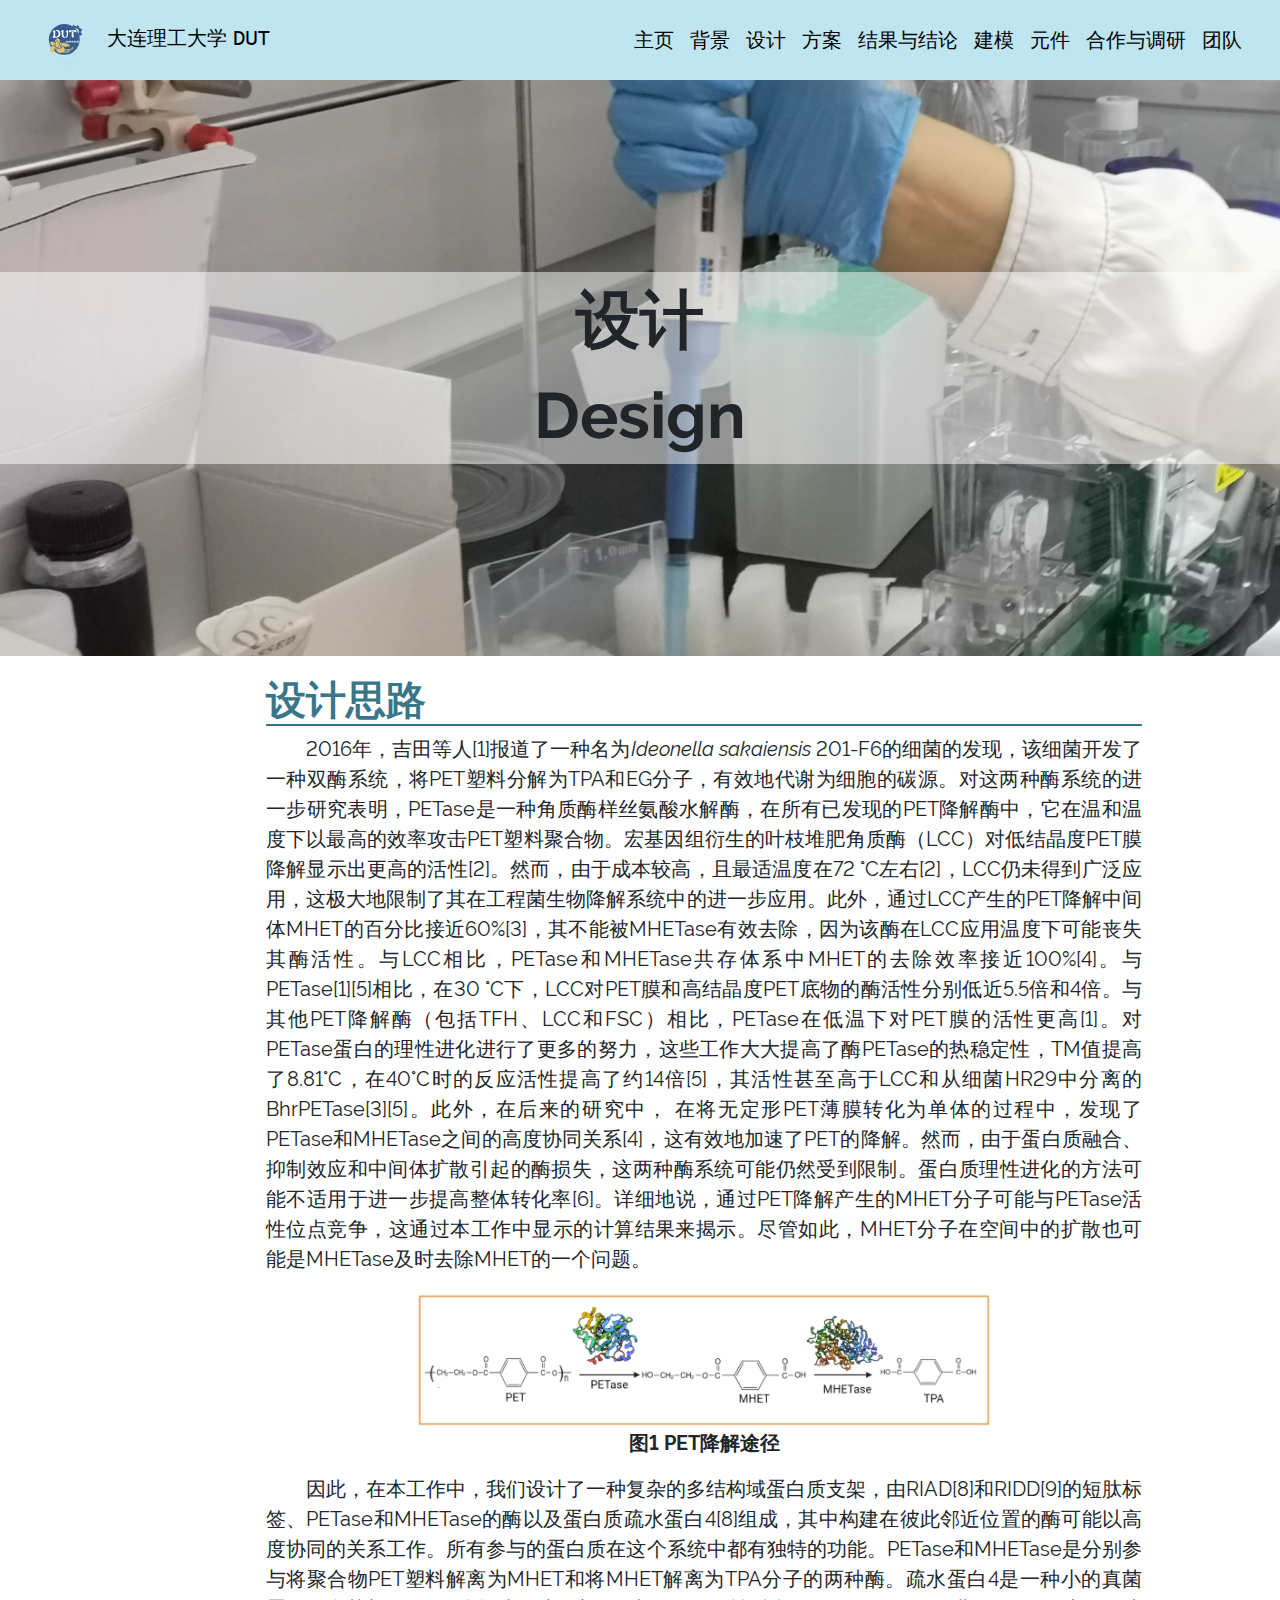
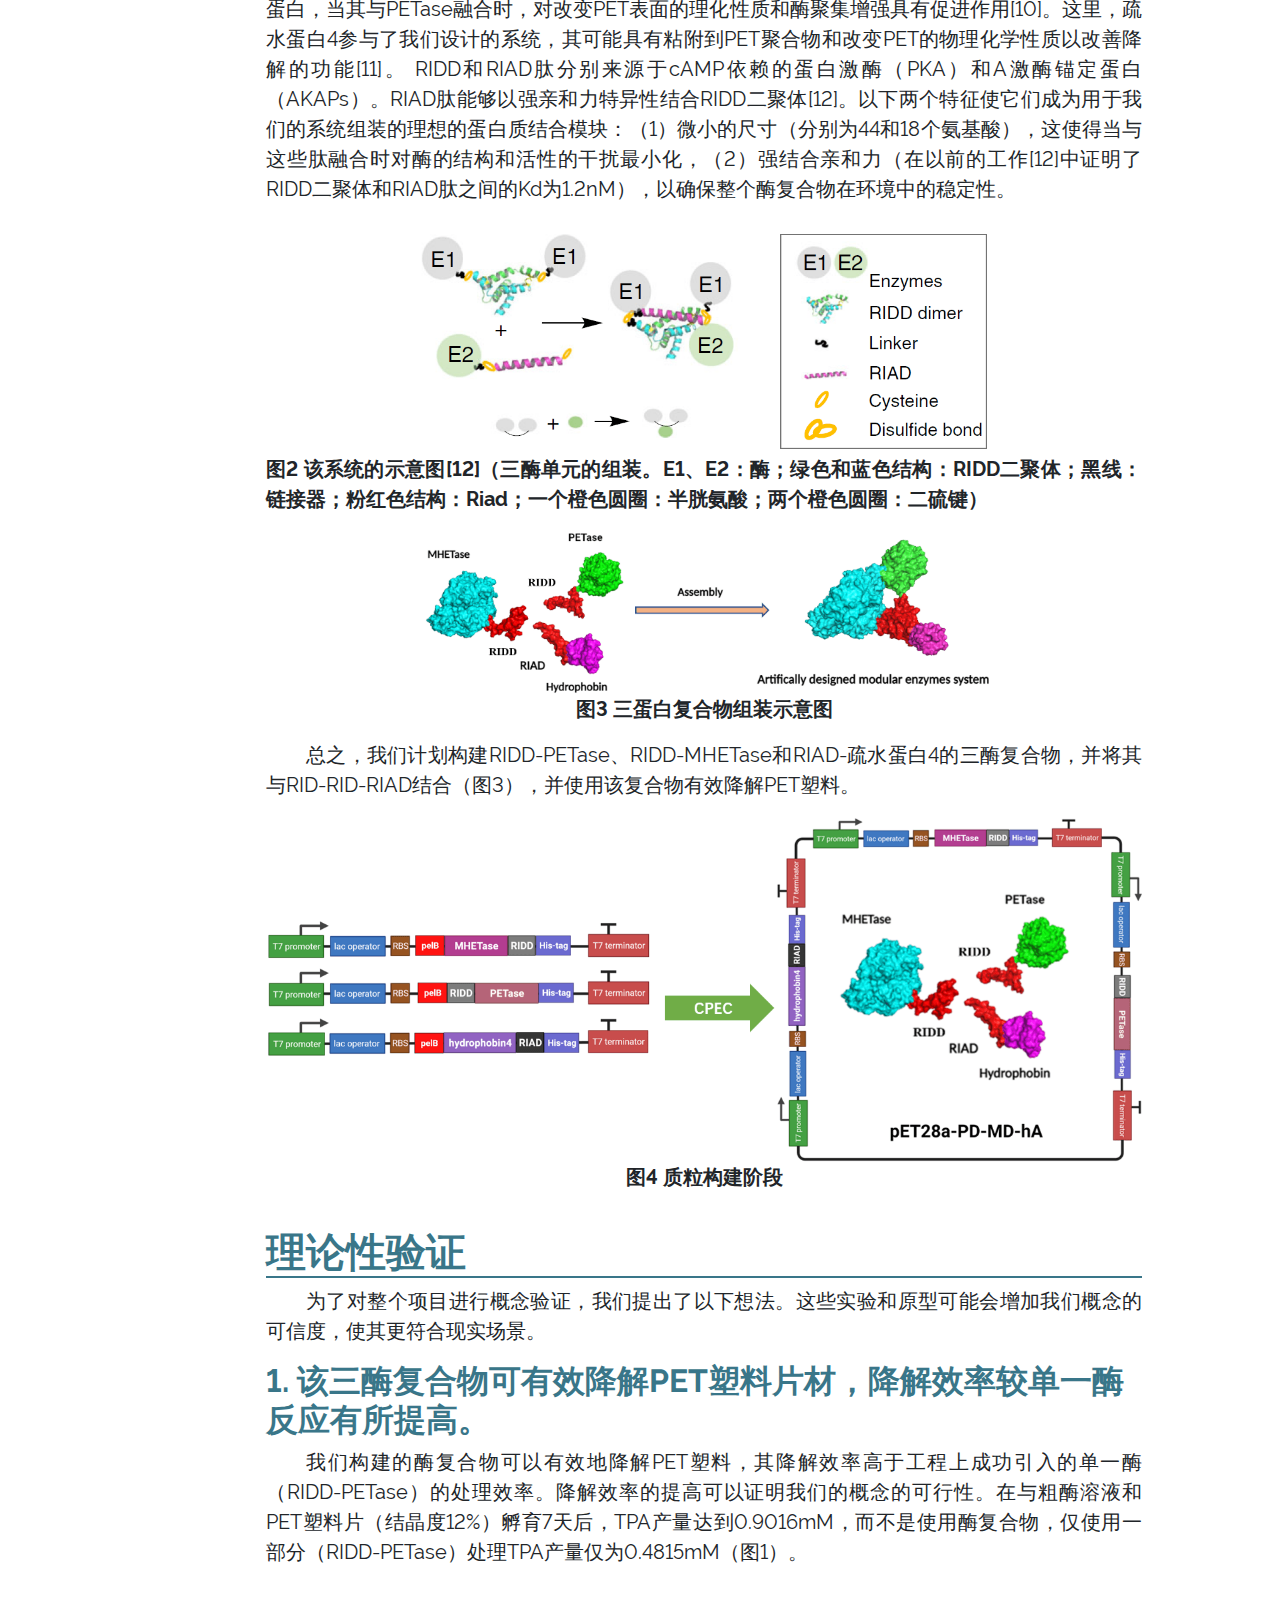
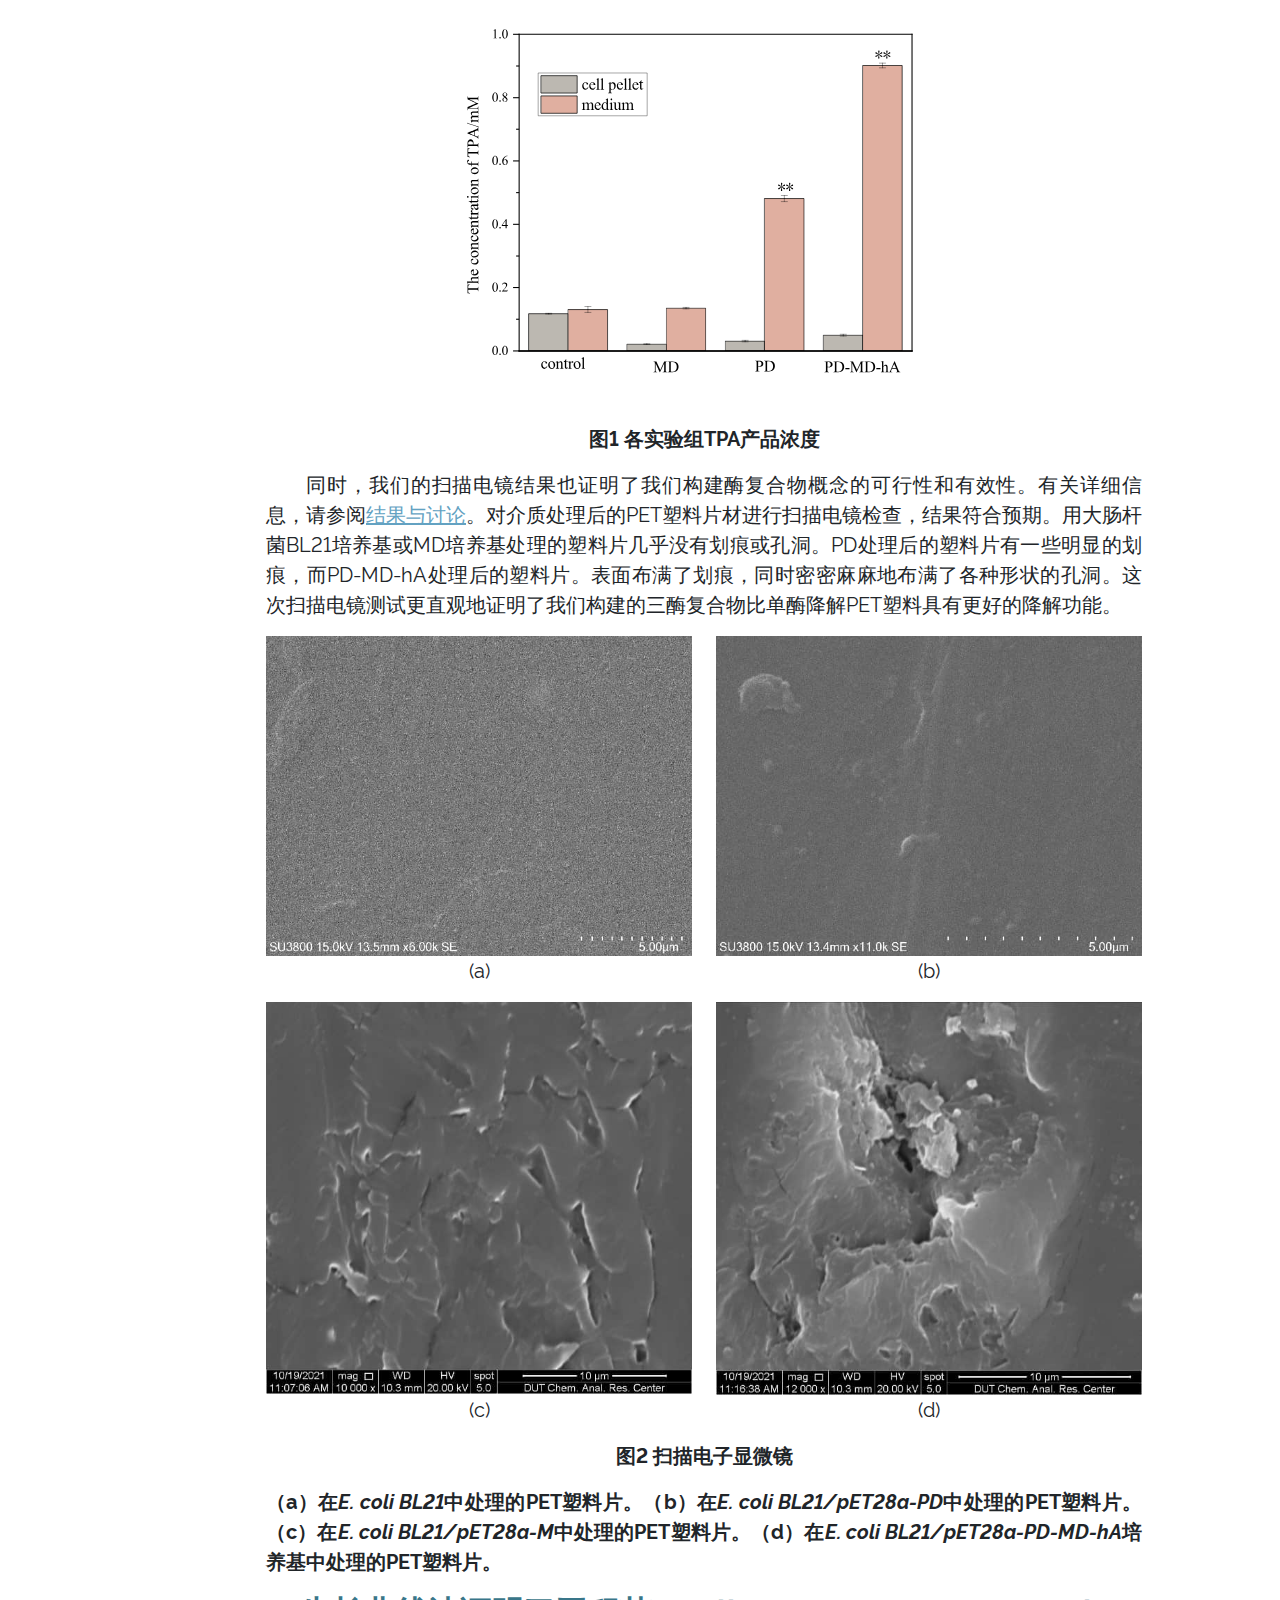
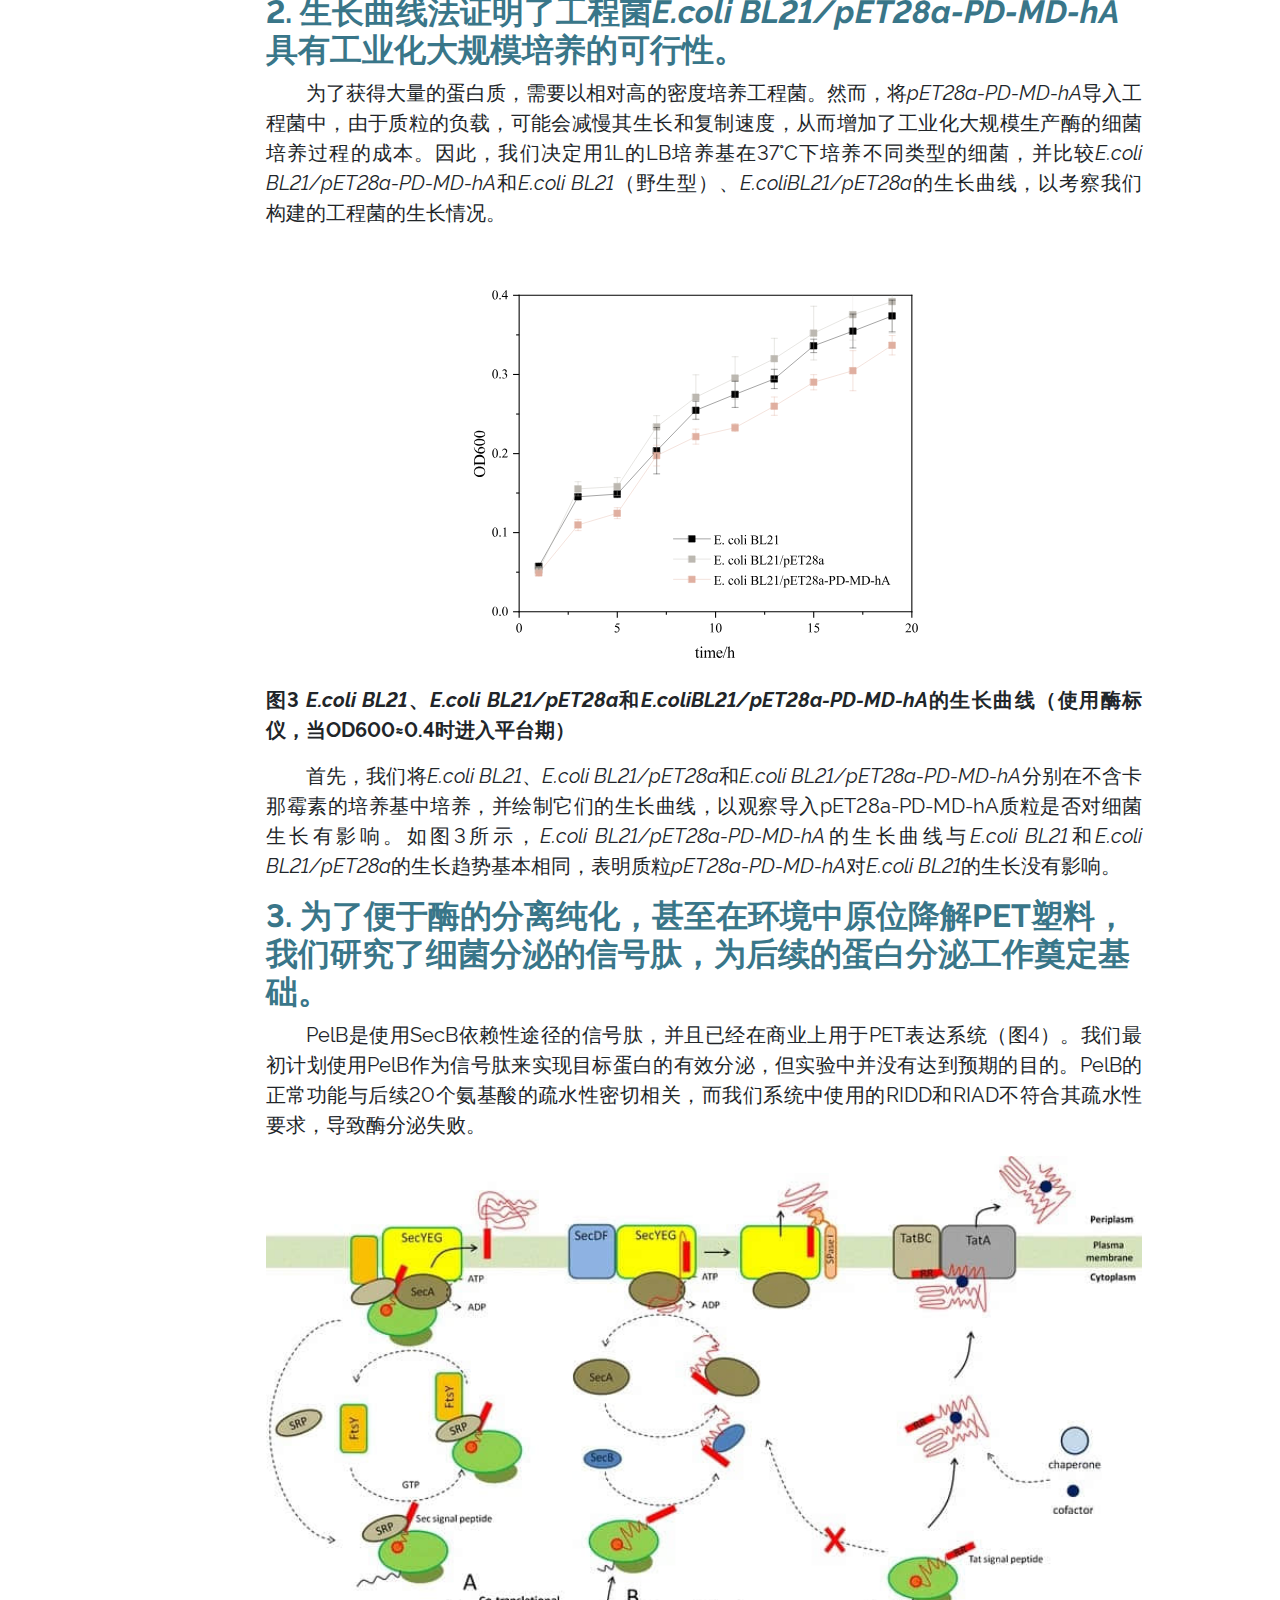
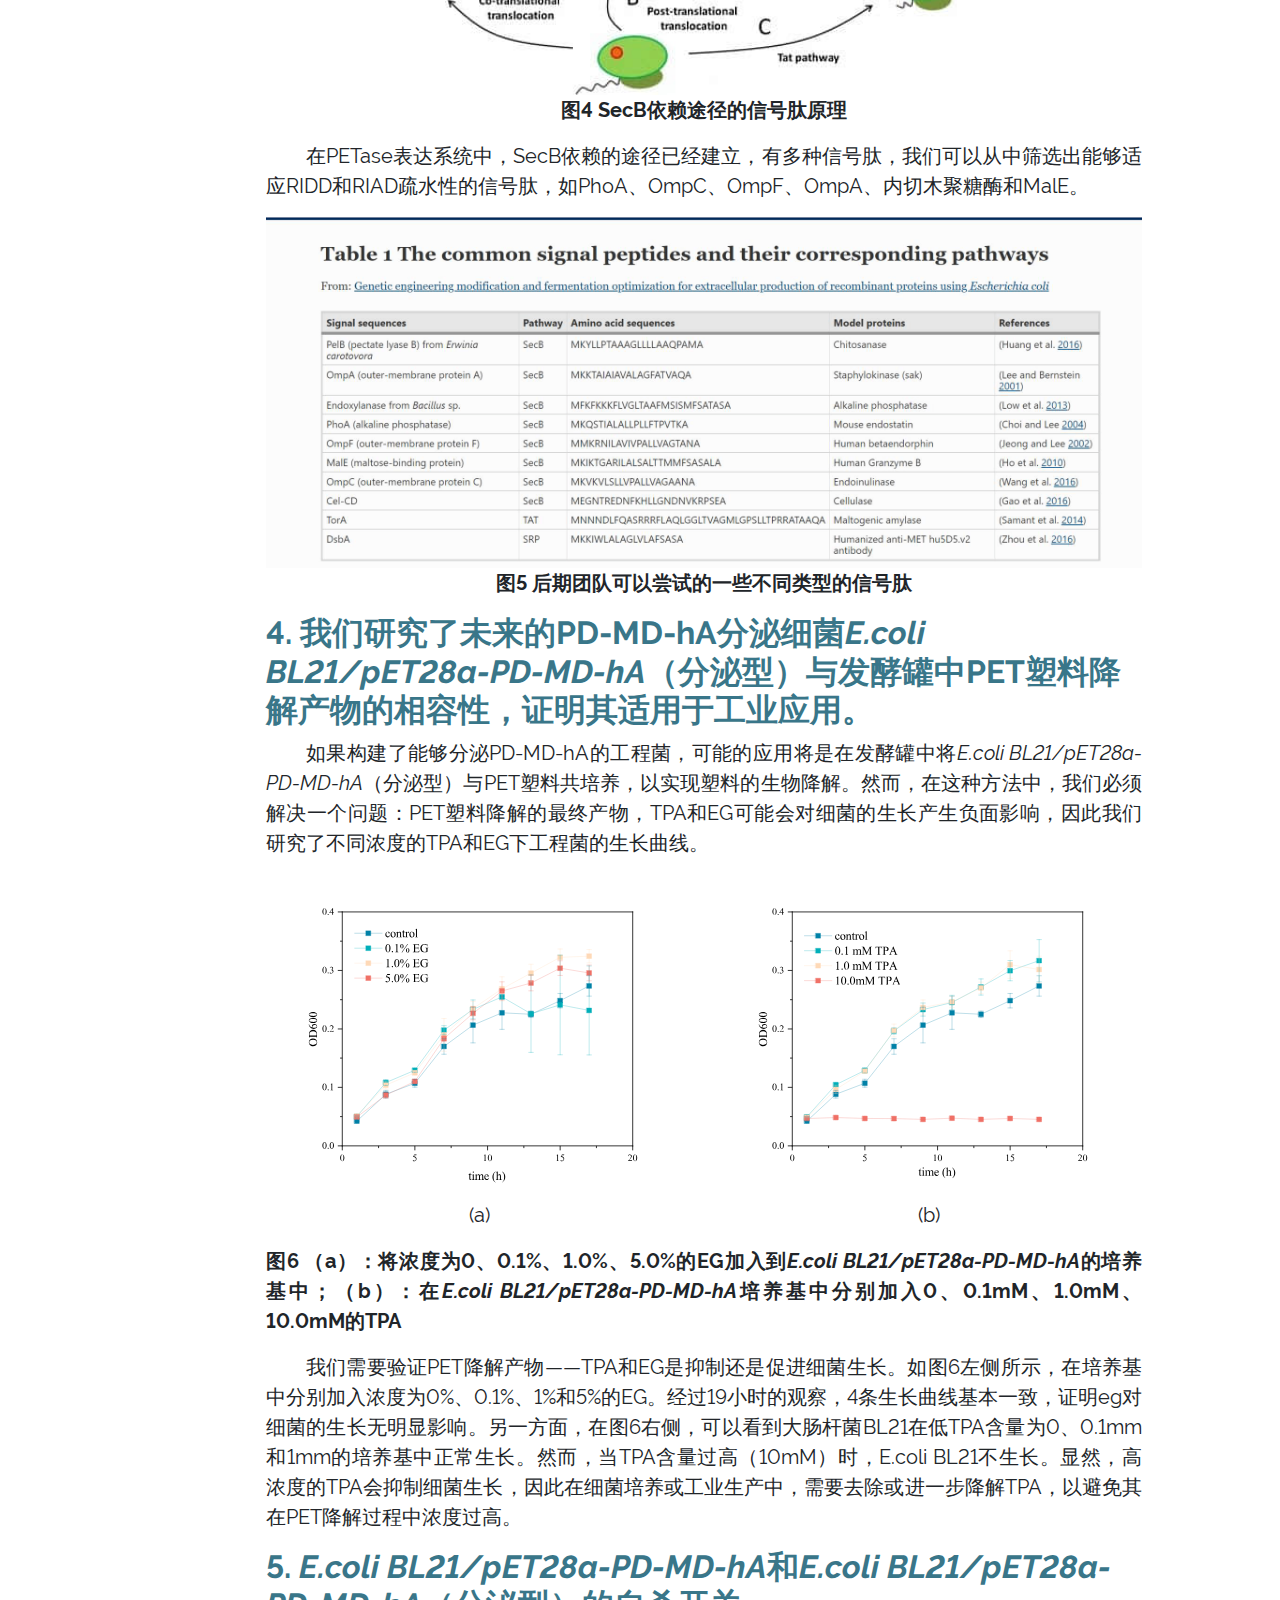
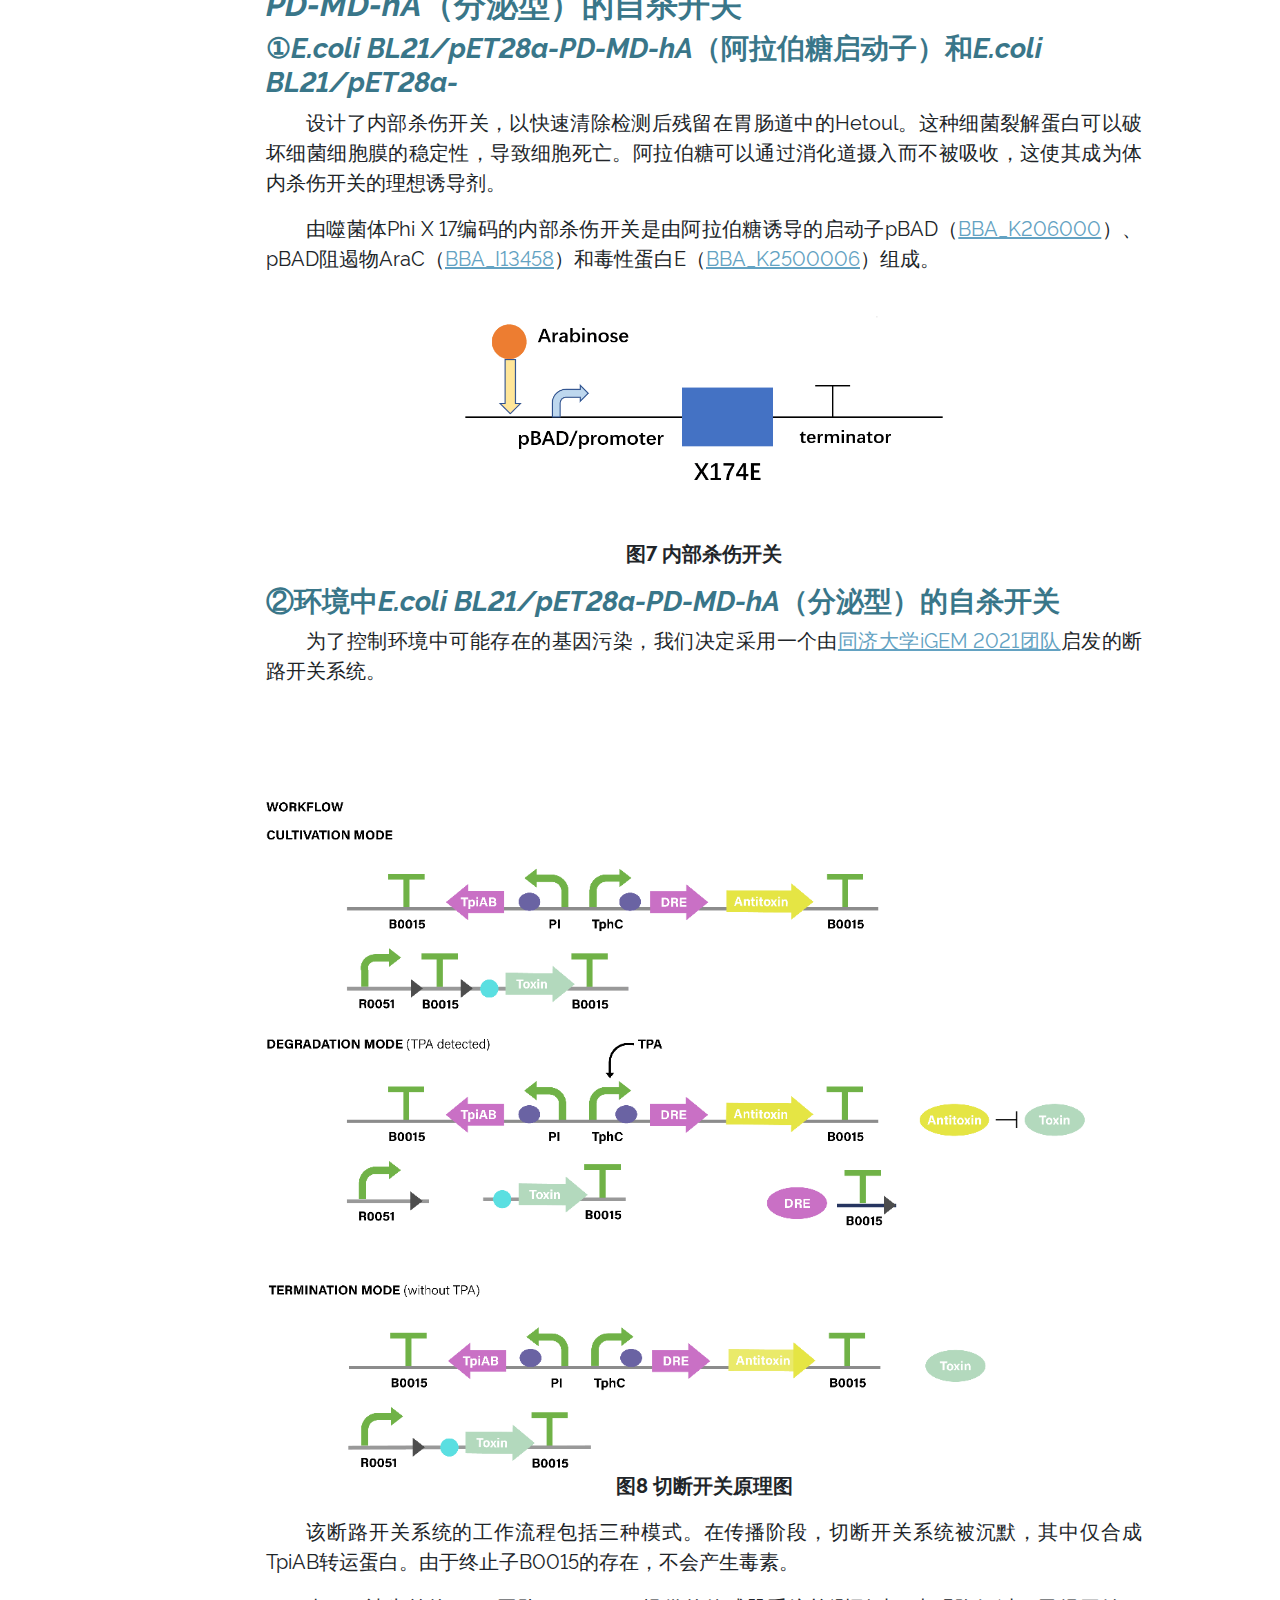
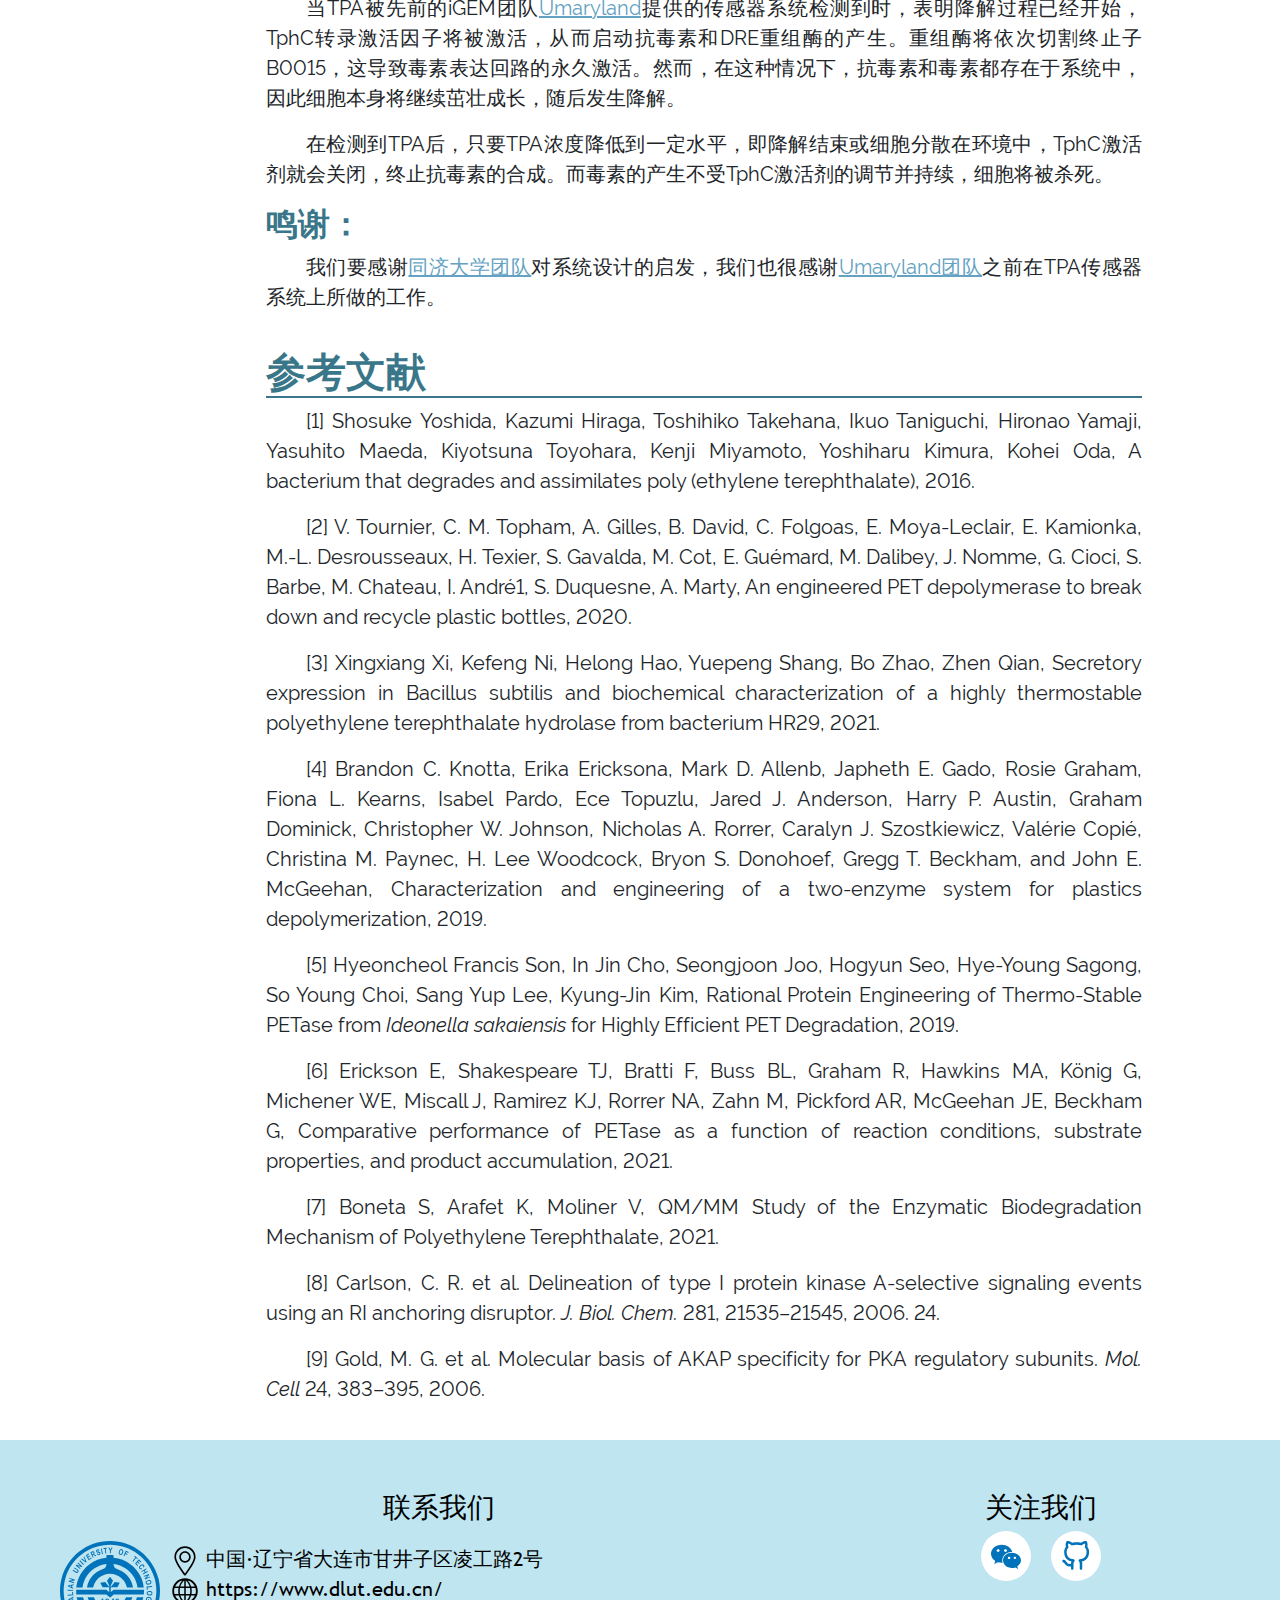
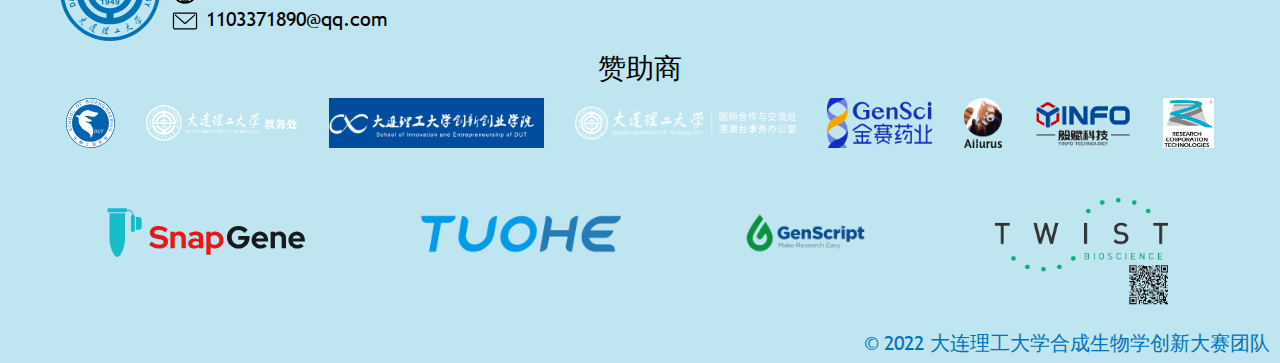
<file: code/Design.html>
<!DOCTYPE html>
<html lang="zh">
<head>
    <meta charset="UTF-8">
    <title>设计 - DUT</title>
    <meta name="viewport" content="width=device-width, initial-scale=1, user-scalable=no">
    <script src="js/jquery.js"></script>
    <link rel="stylesheet" href="css/bootstrap.min.css">
    <script src="js/bootstrap.min.js"></script>
    <script src="js/vue.min.js"></script>
    <link rel="stylesheet" href="css/general.css">
    <script src="js/general.js"></script>
    <link rel="stylesheet" href="css/sidebar.css">
    <link rel="stylesheet" href="css/article.css">
    <script src="js/sidebar.js" defer></script>
</head>
<body>
<nav id="nav-bar" class="navbar navbar-expand-lg navbar-light sticky-top"></nav>
<div id="title" class="col-12" style='-o-background-image: url("img/title/design.jpg");
    -moz-background-image: url("img/title/design.jpg");
    -webkit-background-image: url("img/title/design.jpg");
    background-image: url("img/title/design.jpg");'>
    <div>设计<br/>Design</div>
</div>
<div id="sidebar" v-bind:class="{'sidebar-active':isActive}">
    <table>
        <tr v-for="(value,key,index) in articles">
            <td>
                <canvas width="40" height="40" class="canvas"></canvas>
            </td>
            <td class="side-item" v-bind:class="{'side-item-active':itemActive[key]}">
                <a v-bind:href="'#article'+(key+1)">
                    {{value.innerHTML}}
                </a>
            </td>
        </tr>
    </table>
</div>
<section id="main-text">
    <article class="article">
        <h1>设计思路</h1>
        <p>2016年，吉田等人[1]报道了一种名为<i>Ideonella sakaiensis</i>
            201-F6的细菌的发现，该细菌开发了一种双酶系统，将PET塑料分解为TPA和EG分子，有效地代谢为细胞的碳源。对这两种酶系统的进一步研究表明，PETase是一种角质酶样丝氨酸水解酶，在所有已发现的PET降解酶中，它在温和温度下以最高的效率攻击PET塑料聚合物。宏基因组衍生的叶枝堆肥角质酶（LCC）对低结晶度PET膜降解显示出更高的活性[2]。然而，由于成本较高，且最适温度在72
            °C左右[2]，LCC仍未得到广泛应用，这极大地限制了其在工程菌生物降解系统中的进一步应用。此外，通过LCC产生的PET降解中间体MHET的百分比接近60%[3]，其不能被MHETase有效去除，因为该酶在LCC应用温度下可能丧失其酶活性。与LCC相比，PETase和MHETase共存体系中MHET的去除效率接近100%[4]。与PETase[1][5]相比，在30
            °C下，LCC对PET膜和高结晶度PET底物的酶活性分别低近5.5倍和4倍。与其他PET降解酶（包括TFH、LCC和FSC）相比，PETase在低温下对PET膜的活性更高[1]。对PETase蛋白的理性进化进行了更多的努力，这些工作大大提高了酶PETase的热稳定性，TM值提高了8.81°C，在40°C时的反应活性提高了约14倍[5]，其活性甚至高于LCC和从细菌HR29中分离的BhrPETase[3][5]。此外，在后来的研究中，
            在将无定形PET薄膜转化为单体的过程中，发现了PETase和MHETase之间的高度协同关系[4]，这有效地加速了PET的降解。然而，由于蛋白质融合、抑制效应和中间体扩散引起的酶损失，这两种酶系统可能仍然受到限制。蛋白质理性进化的方法可能不适用于进一步提高整体转化率[6]。详细地说，通过PET降解产生的MHET分子可能与PETase活性位点竞争，这通过本工作中显示的计算结果来揭示。尽管如此，MHET分子在空间中的扩散也可能是MHETase及时去除MHET的一个问题。
        </p>
        <div class="figures">
            <div class="row">
                <img src="img/design/design11.png" alt=""
                     class="col-12 col-md-8 mx-auto">
            </div>
        </div>
        <p class="caption text-md-center">图1 PET降解途径</p>


        <p>
            因此，在本工作中，我们设计了一种复杂的多结构域蛋白质支架，由RIAD[8]和RIDD[9]的短肽标签、PETase和MHETase的酶以及蛋白质疏水蛋白4[8]组成，其中构建在彼此邻近位置的酶可能以高度协同的关系工作。所有参与的蛋白质在这个系统中都有独特的功能。PETase和MHETase是分别参与将聚合物PET塑料解离为MHET和将MHET解离为TPA分子的两种酶。疏水蛋白4是一种小的真菌蛋白，当其与PETase融合时，对改变PET表面的理化性质和酶聚集增强具有促进作用[10]。这里，疏水蛋白4参与了我们设计的系统，其可能具有粘附到PET聚合物和改变PET的物理化学性质以改善降解的功能[11]。
            RIDD和RIAD肽分别来源于cAMP依赖的蛋白激酶（PKA）和A激酶锚定蛋白（AKAPs）。RIAD肽能够以强亲和力特异性结合RIDD二聚体[12]。以下两个特征使它们成为用于我们的系统组装的理想的蛋白质结合模块：（1）微小的尺寸（分别为44和18个氨基酸），这使得当与这些肽融合时对酶的结构和活性的干扰最小化，（2）强结合亲和力（在以前的工作[12]中证明了RIDD二聚体和RIAD肽之间的Kd为1.2nM），以确保整个酶复合物在环境中的稳定性。</p>
        <div class="figures">
            <div class="row">
                <img src="img/design/design12.png" alt=""
                     class="col-12 col-md-8 mx-auto">
            </div>
        </div>

        <p class="caption">图2 该系统的示意图[12]（三酶单元的组装。E1、E2：酶；绿色和蓝色结构：RIDD二聚体；黑线：链接器；粉红色结构：Riad；一个橙色圆圈：半胱氨酸；两个橙色圆圈：二硫键）</p>
        <div class="figures">
            <div class="row">
                <img src="img/design/design13.png" alt=""
                     class="col-12 col-md-8 mx-auto">
            </div>
        </div>
        <p class="caption text-md-center">图3 三蛋白复合物组装示意图</p>
        <p>总之，我们计划构建RIDD-PETase、RIDD-MHETase和RIAD-疏水蛋白4的三酶复合物，并将其与RID-RID-RIAD结合（图3），并使用该复合物有效降解PET塑料。</p>
        <div class="figures">
            <div class="row">
                <img src="img/design/design14.png" alt=""
                     class="col-12">
            </div>
        </div>

        <p class="caption text-md-center">图4 质粒构建阶段</p></article>

    <article class="article">
        <h1>理论性验证</h1>
        <p>为了对整个项目进行概念验证，我们提出了以下想法。这些实验和原型可能会增加我们概念的可信度，使其更符合现实场景。</p>
        <h2>1. 该三酶复合物可有效降解PET塑料片材，降解效率较单一酶反应有所提高。</h2>
        <p>
            我们构建的酶复合物可以有效地降解PET塑料，其降解效率高于工程上成功引入的单一酶（RIDD-PETase）的处理效率。降解效率的提高可以证明我们的概念的可行性。在与粗酶溶液和PET塑料片（结晶度12%）孵育7天后，TPA产量达到0.9016mM，而不是使用酶复合物，仅使用一部分（RIDD-PETase）处理TPA产量仅为0.4815mM（图1）。
        </p>
        <div class="figures">
            <div class="row">
                <div class="col-12 col-md-8 mx-auto">
                    <img src="img/design/poc_1.svg" alt="">
                </div>
            </div>
        </div>
        <p class="caption text-md-center">图1 各实验组TPA产品浓度</p>
        <p>同时，我们的扫描电镜结果也证明了我们构建酶复合物概念的可行性和有效性。有关详细信息，请参阅<a href="Result.html" target="_blank">结果与讨论</a>。对介质处理后的PET塑料片材进行扫描电镜检查，结果符合预期。用大肠杆菌BL21培养基或MD培养基处理的塑料片几乎没有划痕或孔洞。PD处理后的塑料片有一些明显的划痕，而PD-MD-hA处理后的塑料片。表面布满了划痕，同时密密麻麻地布满了各种形状的孔洞。这次扫描电镜测试更直观地证明了我们构建的三酶复合物比单酶降解PET塑料具有更好的降解功能。
        </p>
        <div class="figures">
            <div class="row">
                <div class="col-12 col-md-6">
                    <img src="img/design/poc_2a.jpg" alt="">
                    <p>(a)</p>
                </div>
                <div class="col-12 col-md-6">
                    <img src="img/design/poc_2b.jpg" alt="">
                    <p>(b)</p>
                </div>
            </div>
            <div class="row">
                <div class="col-12 col-md-6">
                    <img src="img/design/poc_2c.jpg" alt="">
                    <p>(c)</p>
                </div>
                <div class="col-12 col-md-6">
                    <img src="img/design/poc_2d.jpg" alt="">
                    <p>(d)</p>
                </div>
            </div>
        </div>
        <p class="caption text-md-center">图2 扫描电子显微镜</p>
        <p class="caption">（a）在<i>E. coli BL21</i>中处理的PET塑料片。（b）在<i>E. coli BL21/pET28a-PD</i>中处理的PET塑料片。（c）在<i>E.
            coli BL21/pET28a-M</i>中处理的PET塑料片。（d）在<i>E.
            coli BL21/pET28a-PD-MD-hA</i>培养基中处理的PET塑料片。</p>

        <h2>2. 生长曲线法证明了工程菌<i>E.coli BL21/pET28a-PD-MD-hA</i>具有工业化大规模培养的可行性。</h2>
        <p>为了获得大量的蛋白质，需要以相对高的密度培养工程菌。然而，将<i>pET28a-PD-MD-hA</i>导入工程菌中，由于质粒的负载，可能会减慢其生长和复制速度，从而增加了工业化大规模生产酶的细菌培养过程的成本。因此，我们决定用1L的LB培养基在37°C下培养不同类型的细菌，并比较<i>E.coli
            BL21/pET28a-PD-MD-hA</i>和<i>E.coli BL21</i>（野生型）、<i>E.coliBL21/pET28a</i>的生长曲线，以考察我们构建的工程菌的生长情况。</p>
        <div class="figures">
            <div class="row">
                <div class="col-12 col-md-8 mx-auto">
                    <img src="img/design/poc_3.svg" alt="">
                </div>
            </div>
        </div>
        <p class="caption">图3 <i>E.coli BL21</i>、<i>E.coli BL21/pET28a</i>和<i>E.coliBL21/pET28a-PD-MD-hA</i>的生长曲线（使用酶标仪，当OD600≈0.4时进入平台期）
        </p>
        <p>首先，我们将<i>E.coli BL21</i>、<i>E.coli BL21/pET28a</i>和<i>E.coli BL21/pET28a-PD-MD-hA</i>分别在不含卡那霉素的培养基中培养，并绘制它们的生长曲线，以观察导入pET28a-PD-MD-hA质粒是否对细菌生长有影响。如图3所示，<i>E.coli
            BL21/pET28a-PD-MD-hA</i>的生长曲线与<i>E.coli
            BL21</i>和<i>E.coli BL21/pET28a</i>的生长趋势基本相同，表明质粒<i>pET28a-PD-MD-hA</i>对<i>E.coli BL21</i>的生长没有影响。</p>

        <h2>3. 为了便于酶的分离纯化，甚至在环境中原位降解PET塑料，我们研究了细菌分泌的信号肽，为后续的蛋白分泌工作奠定基础。</h2>
        <p>
            PelB是使用SecB依赖性途径的信号肽，并且已经在商业上用于PET表达系统（图4）。我们最初计划使用PelB作为信号肽来实现目标蛋白的有效分泌，但实验中并没有达到预期的目的。PelB的正常功能与后续20个氨基酸的疏水性密切相关，而我们系统中使用的RIDD和RIAD不符合其疏水性要求，导致酶分泌失败。</p>
        <div class="figures">
            <div class="row">
                <div class="col-12">
                    <img src="img/design/poc_4.jpg" alt="">
                </div>
            </div>
        </div>
        <p class="caption text-md-center">图4 SecB依赖途径的信号肽原理</p>
        <p>在PETase表达系统中，SecB依赖的途径已经建立，有多种信号肽，我们可以从中筛选出能够适应RIDD和RIAD疏水性的信号肽，如PhoA、OmpC、OmpF、OmpA、内切木聚糖酶和MalE。</p>
        <div class="figures">
            <div class="row">
                <div class="col-12">
                    <img src="img/design/poc_5.png" alt="">
                </div>
            </div>
        </div>
        <p class="caption text-md-center">图5 后期团队可以尝试的一些不同类型的信号肽</p>

        <h2>4. 我们研究了未来的PD-MD-hA分泌细菌<i>E.coli BL21/pET28a-PD-MD-hA</i>（分泌型）与发酵罐中PET塑料降解产物的相容性，证明其适用于工业应用。</h2>

        <p>如果构建了能够分泌PD-MD-hA的工程菌，可能的应用将是在发酵罐中将<i>E.coli BL21/pET28a-PD-MD-hA</i>（分泌型）与PET塑料共培养，以实现塑料的生物降解。然而，在这种方法中，我们必须解决一个问题：PET塑料降解的最终产物，TPA和EG可能会对细菌的生长产生负面影响，因此我们研究了不同浓度的TPA和EG下工程菌的生长曲线。
        </p>
        <div class="figures">
            <div class="row">
                <div class="col-12 col-md-6">
                    <img src="img/design/poc_6a.svg" alt="">
                    <p>(a)</p>
                </div>
                <div class="col-12 col-md-6">
                    <img src="img/design/poc_6b.svg" alt="">
                    <p>(b)</p>
                </div>
            </div>
        </div>
        <p class="caption">图6 （a）：将浓度为0、0.1%、1.0%、5.0%的EG加入到<i>E.coli BL21/pET28a-PD-MD-hA</i>的培养基中；（b）：在<i>E.coli
            BL21/pET28a-PD-MD-hA</i>培养基中分别加入0、0.1mM、1.0mM、10.0mM的TPA</p>

        <p>
            我们需要验证PET降解产物——TPA和EG是抑制还是促进细菌生长。如图6左侧所示，在培养基中分别加入浓度为0%、0.1%、1%和5%的EG。经过19小时的观察，4条生长曲线基本一致，证明eg对细菌的生长无明显影响。另一方面，在图6右侧，可以看到大肠杆菌BL21在低TPA含量为0、0.1mm和1mm的培养基中正常生长。然而，当TPA含量过高（10mM）时，E.coli
            BL21不生长。显然，高浓度的TPA会抑制细菌生长，因此在细菌培养或工业生产中，需要去除或进一步降解TPA，以避免其在PET降解过程中浓度过高。</p>

        <h2>5. <i>E.coli BL21/pET28a-PD-MD-hA</i>和<i>E.coli BL21/pET28a-PD-MD-hA</i>（分泌型）的自杀开关</h2>
        <h3>①<i>E.coli BL21/pET28a-PD-MD-hA</i>（阿拉伯糖启动子）和<i>E.coli BL21/pET28a-</i></h3>
        <p>设计了内部杀伤开关，以快速清除检测后残留在胃肠道中的Hetoul。这种细菌裂解蛋白可以破坏细菌细胞膜的稳定性，导致细胞死亡。阿拉伯糖可以通过消化道摄入而不被吸收，这使其成为体内杀伤开关的理想诱导剂。</p>
        <p>由噬菌体Phi X 17编码的内部杀伤开关是由阿拉伯糖诱导的启动子pBAD（<a href="http://parts.igem.org/Part:BBa_K206000" target="_blank">BBA_K206000</a>）、pBAD阻遏物AraC（<a
                href="http://parts.igem.org/Part:BBa_I13458" target="_blank">BBA_I13458</a>）和毒性蛋白E（<a
                href="http://parts.igem.org/Part:BBa_K2500006" target="_blank">BBA_K2500006</a>）组成。</p>


        <div class="figures">
            <div class="row">
                <div class="col-12 col-md-8 mx-auto">
                    <img src="img/design/poc_7.png" alt="">
                </div>
            </div>
        </div>
        <p class="caption text-sm-center">图7 内部杀伤开关</p>

        <h3>②环境中<i>E.coli BL21/pET28a-PD-MD-hA</i>（分泌型）的自杀开关</h3>
        <p>为了控制环境中可能存在的基因污染，我们决定采用一个由<a href="http://2021.igem.org/Team:Tongji_China" target="_blank">同济大学iGEM
            2021团队</a>启发的断路开关系统。</p>
        <div class="figures">
            <div class="row">
                <div class="col-12">
                    <img src="img/design/poc_8.png" alt="">
                </div>
            </div>
        </div>
        <p class="caption text-sm-center">图8 切断开关原理图</p>

        <p>该断路开关系统的工作流程包括三种模式。在传播阶段，切断开关系统被沉默，其中仅合成TpiAB转运蛋白。由于终止子B0015的存在，不会产生毒素。</p>
        <p>当TPA被先前的iGEM团队<a href="http://2018.igem.org/Team:UMaryland" target="_blank">Umaryland</a>提供的传感器系统检测到时，表明降解过程已经开始，TphC转录激活因子将被激活，从而启动抗毒素和DRE重组酶的产生。重组酶将依次切割终止子B0015，这导致毒素表达回路的永久激活。然而，在这种情况下，抗毒素和毒素都存在于系统中，因此细胞本身将继续茁壮成长，随后发生降解。
        </p>
        <p>在检测到TPA后，只要TPA浓度降低到一定水平，即降解结束或细胞分散在环境中，TphC激活剂就会关闭，终止抗毒素的合成。而毒素的产生不受TphC激活剂的调节并持续，细胞将被杀死。</p>
        <h2>鸣谢：</h2>
        <p>我们要感谢<a href="http://2021.igem.org/Team:Tongji_China" target="_blank">同济大学团队</a>对系统设计的启发，我们也很感谢<a
                href="http://2018.igem.org/Team:UMaryland" target="_blank">Umaryland团队</a>之前在TPA传感器系统上所做的工作。</p>
    </article>
    <article class="article">
        <h1>参考文献</h1>
        <p>
            [1] Shosuke Yoshida, Kazumi Hiraga, Toshihiko Takehana, Ikuo Taniguchi, Hironao Yamaji, Yasuhito Maeda,
            Kiyotsuna Toyohara, Kenji Miyamoto, Yoshiharu Kimura, Kohei Oda, A bacterium that degrades and assimilates
            poly (ethylene terephthalate), 2016.
        </p>
        <p>
            [2] V. Tournier, C. M. Topham, A. Gilles, B. David, C. Folgoas, E. Moya-Leclair, E. Kamionka, M.-L.
            Desrousseaux, H. Texier, S. Gavalda, M. Cot, E. Guémard, M. Dalibey, J. Nomme, G. Cioci, S. Barbe, M.
            Chateau, I. André1, S. Duquesne, A. Marty, An engineered PET depolymerase to break down and recycle plastic
            bottles, 2020.
        </p>
        <p>
            [3] Xingxiang Xi, Kefeng Ni, Helong Hao, Yuepeng Shang, Bo Zhao, Zhen Qian, Secretory expression in Bacillus
            subtilis and biochemical characterization of a highly thermostable polyethylene terephthalate hydrolase from
            bacterium HR29, 2021.
        </p>
        <p>
            [4] Brandon C. Knotta, Erika Ericksona, Mark D. Allenb, Japheth E. Gado, Rosie Graham, Fiona L. Kearns,
            Isabel Pardo, Ece Topuzlu, Jared J. Anderson, Harry P. Austin, Graham Dominick, Christopher W. Johnson,
            Nicholas A. Rorrer, Caralyn J. Szostkiewicz, Valérie Copié, Christina M. Paynec, H. Lee Woodcock, Bryon S.
            Donohoef, Gregg T. Beckham, and John E. McGeehan, Characterization and engineering of a two-enzyme system
            for plastics depolymerization, 2019.
        </p>
        <p>
            [5] Hyeoncheol Francis Son, In Jin Cho, Seongjoon Joo, Hogyun Seo, Hye-Young Sagong, So Young Choi, Sang Yup
            Lee, Kyung-Jin Kim, Rational Protein Engineering of Thermo-Stable PETase from <i>Ideonella sakaiensis</i>
            for
            Highly Efficient PET Degradation, 2019.
        </p>
        <p>
            [6] Erickson E, Shakespeare TJ, Bratti F, Buss BL, Graham R, Hawkins MA, König G, Michener WE, Miscall J,
            Ramirez KJ, Rorrer NA, Zahn M, Pickford AR, McGeehan JE, Beckham G, Comparative performance of PETase as a
            function of reaction conditions, substrate properties, and product accumulation, 2021.
        </p>
        <p>[7] Boneta S, Arafet K, Moliner V, QM/MM Study of the Enzymatic Biodegradation Mechanism of Polyethylene
            Terephthalate, 2021.
        </p>
        <p>
            [8] Carlson, C. R. et al. Delineation of type I protein kinase A-selective signaling events using an RI
            anchoring disruptor. <i>J. Biol. Chem.</i> 281, 21535–21545, 2006. 24.
        </p>
        <p>[9] Gold, M. G. et al. Molecular basis of AKAP specificity for PKA regulatory subunits. <i>Mol. Cell</i> 24,
            383–395, 2006.
        </p>
    </article>
</section>
<div id="footer-point"></div>
<script>
    //About the top-scroll--linked to general.js
    window.onload = init;
</script>
<script>
    //Include the navigation bar, the top-scroll and the footer
    $(document).ready(function () {
        $('#nav-bar').load('top.html');
        $('#footer-point').load('footer.html');
    });
</script>
</body>
</html>
</file>
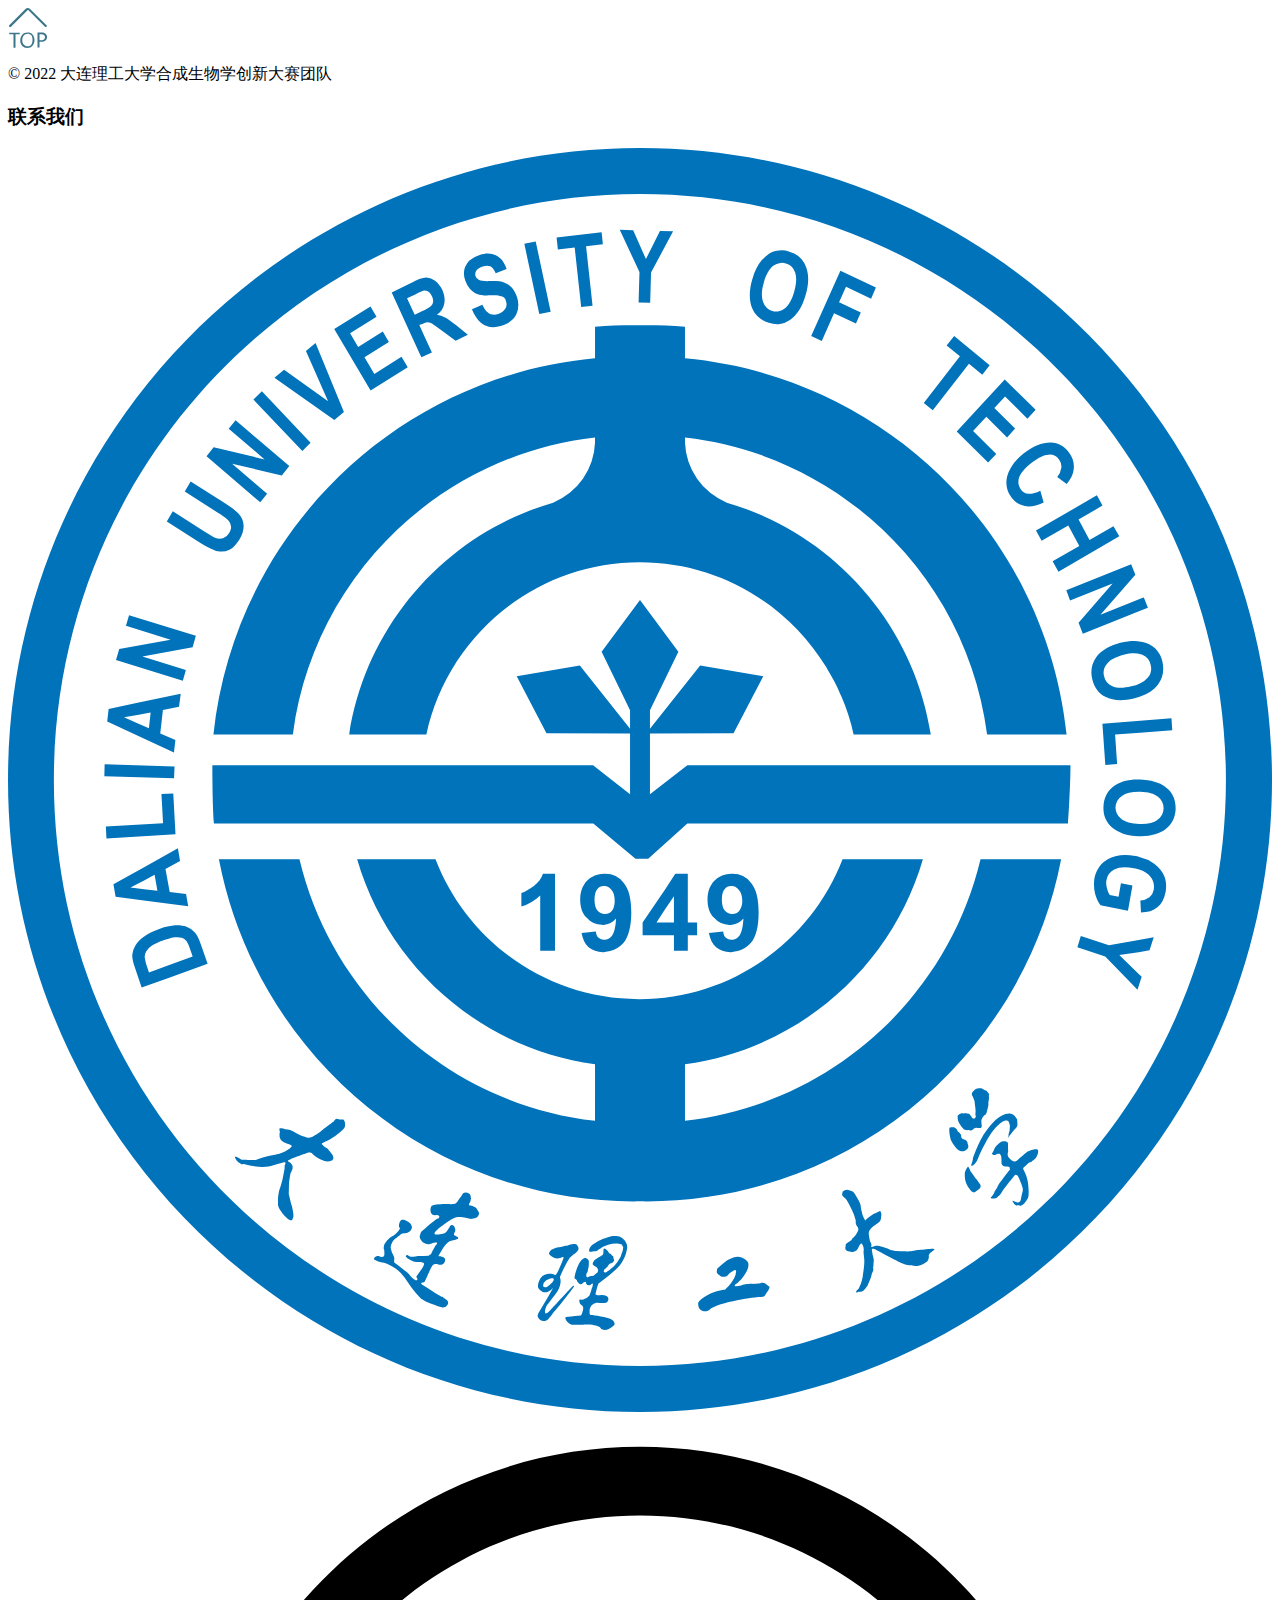
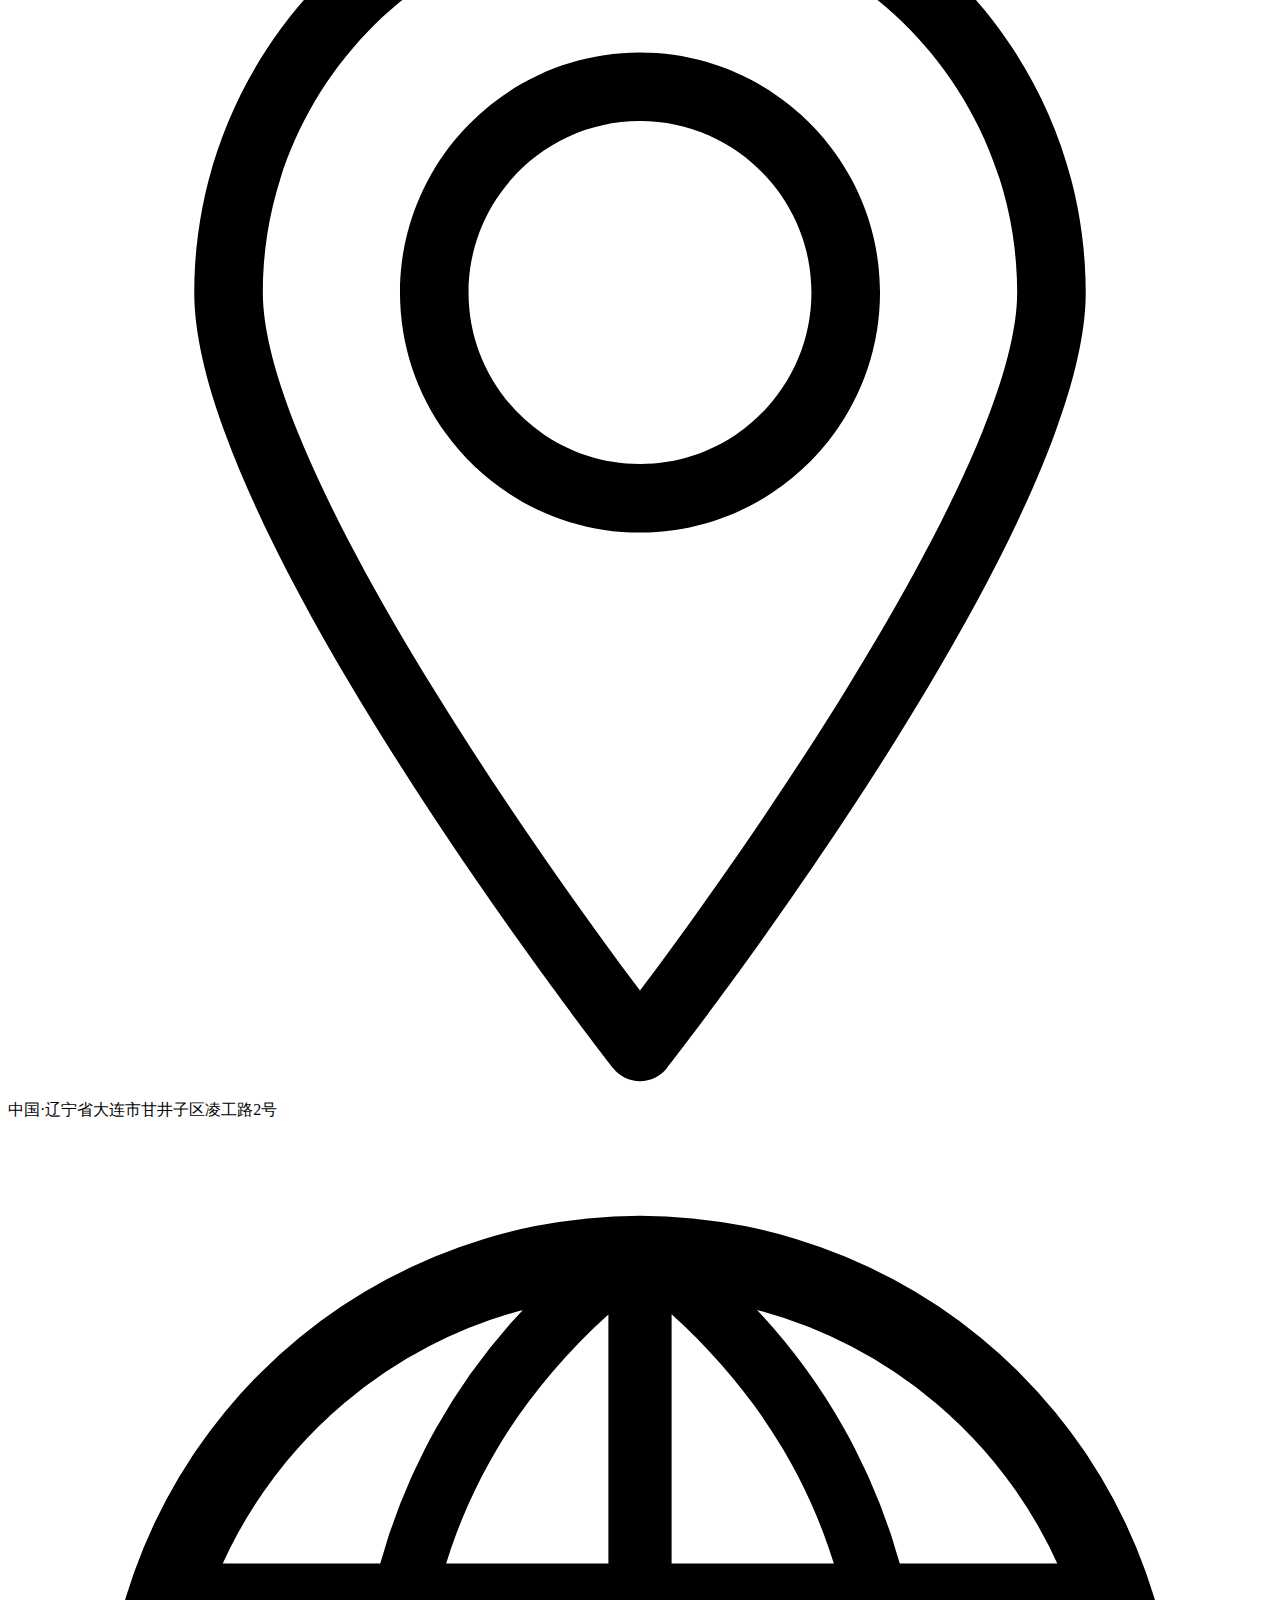
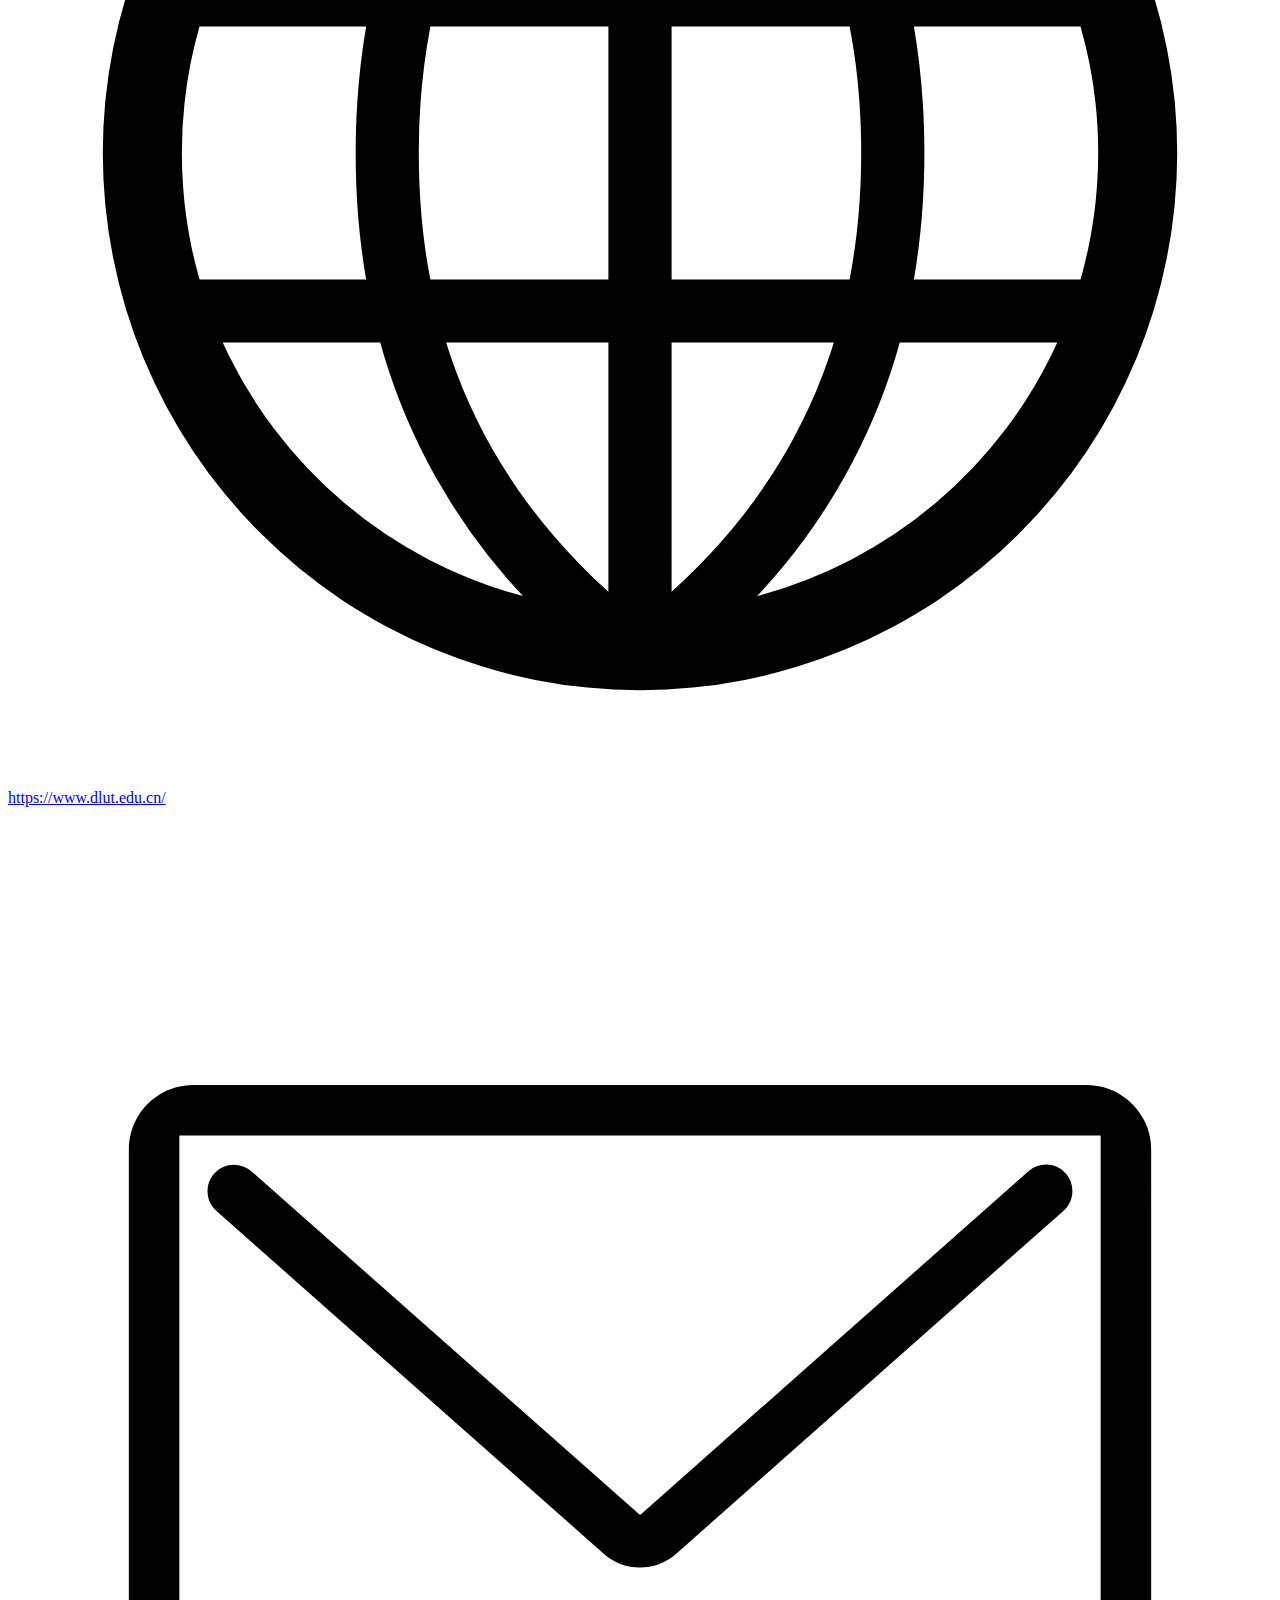
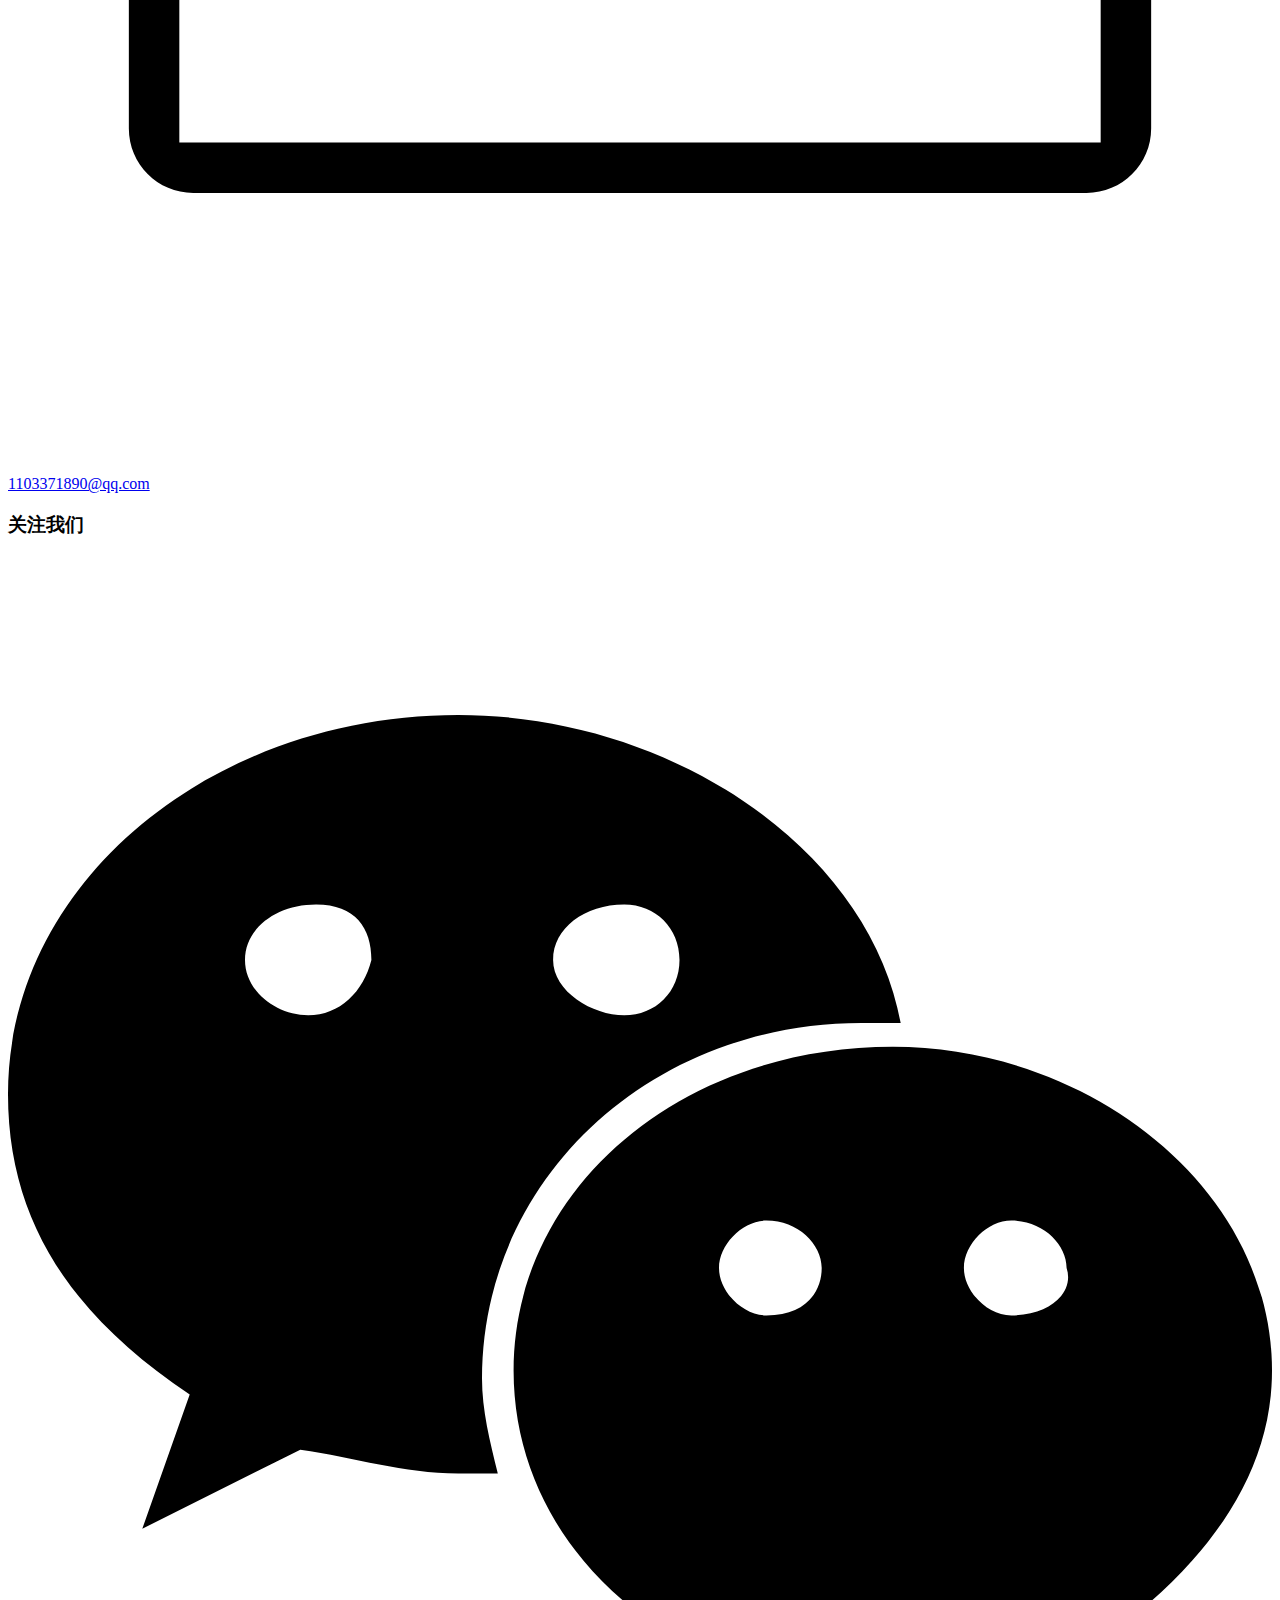
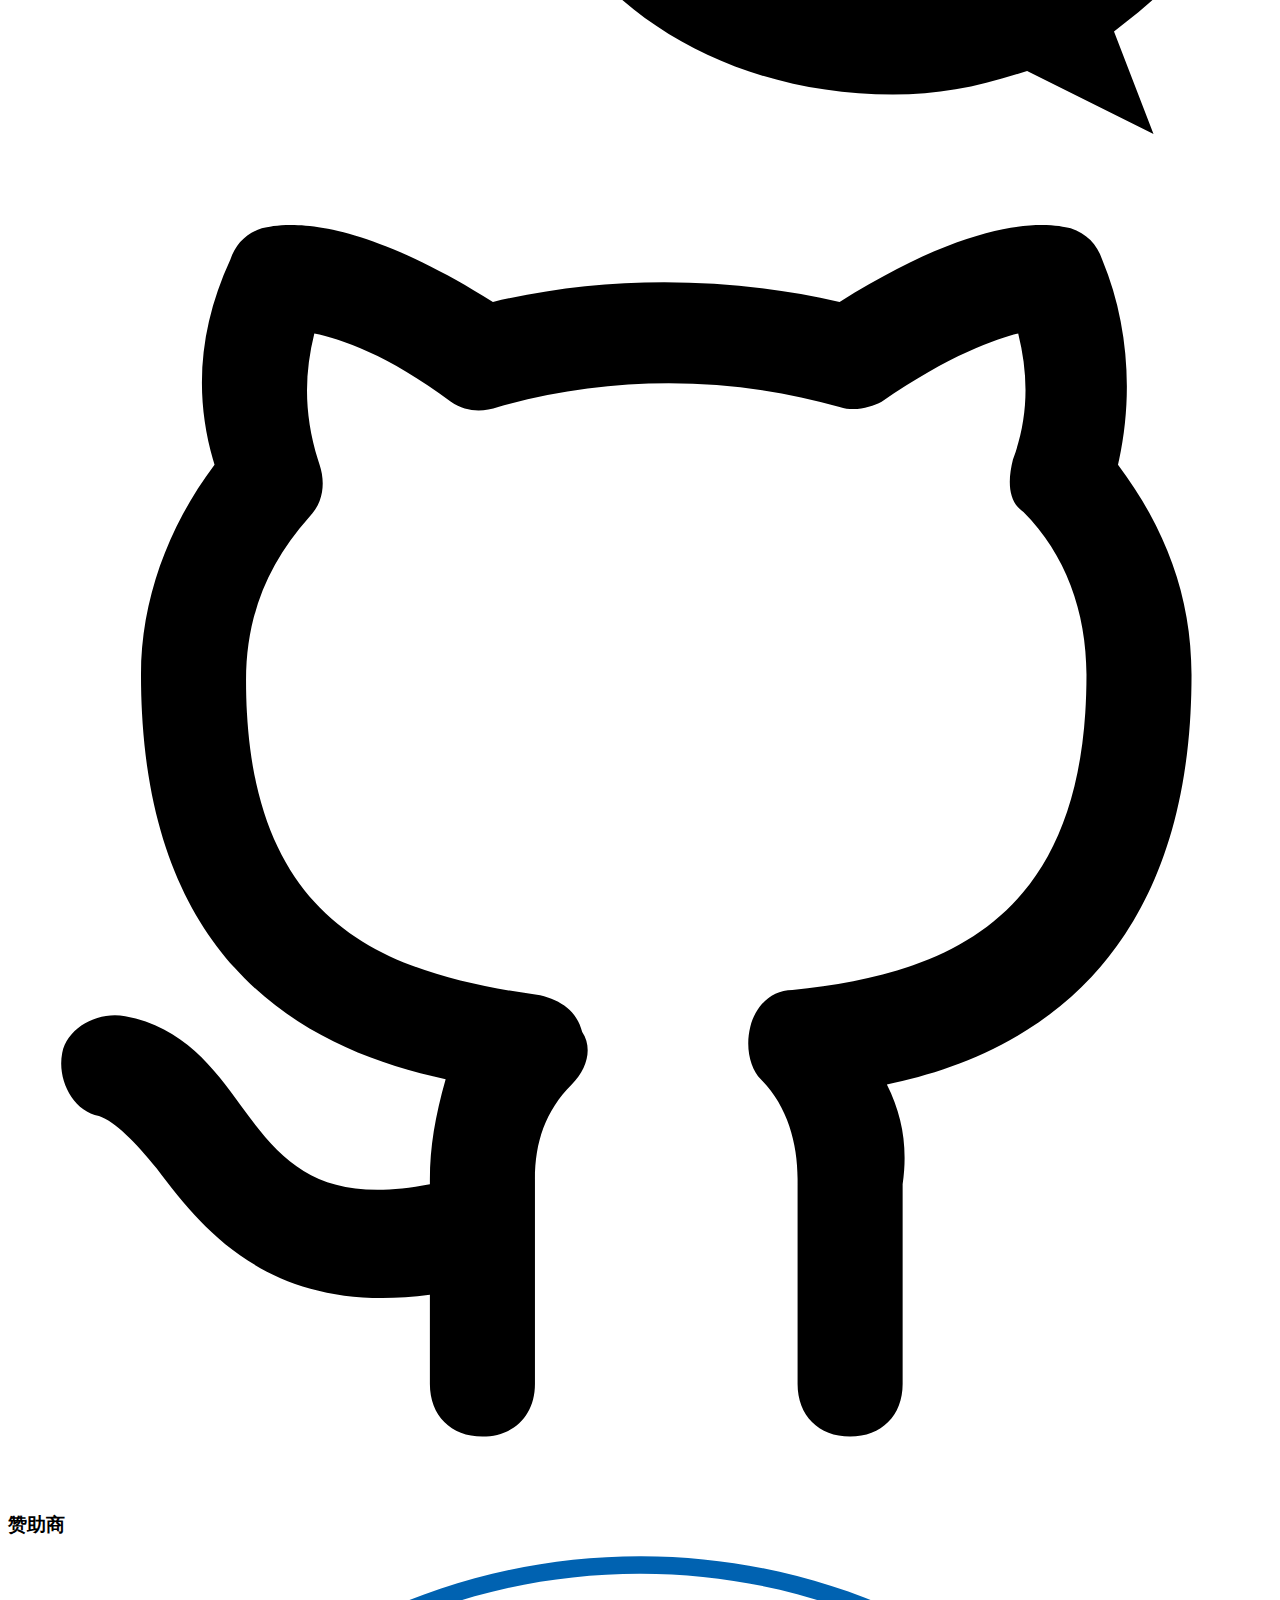
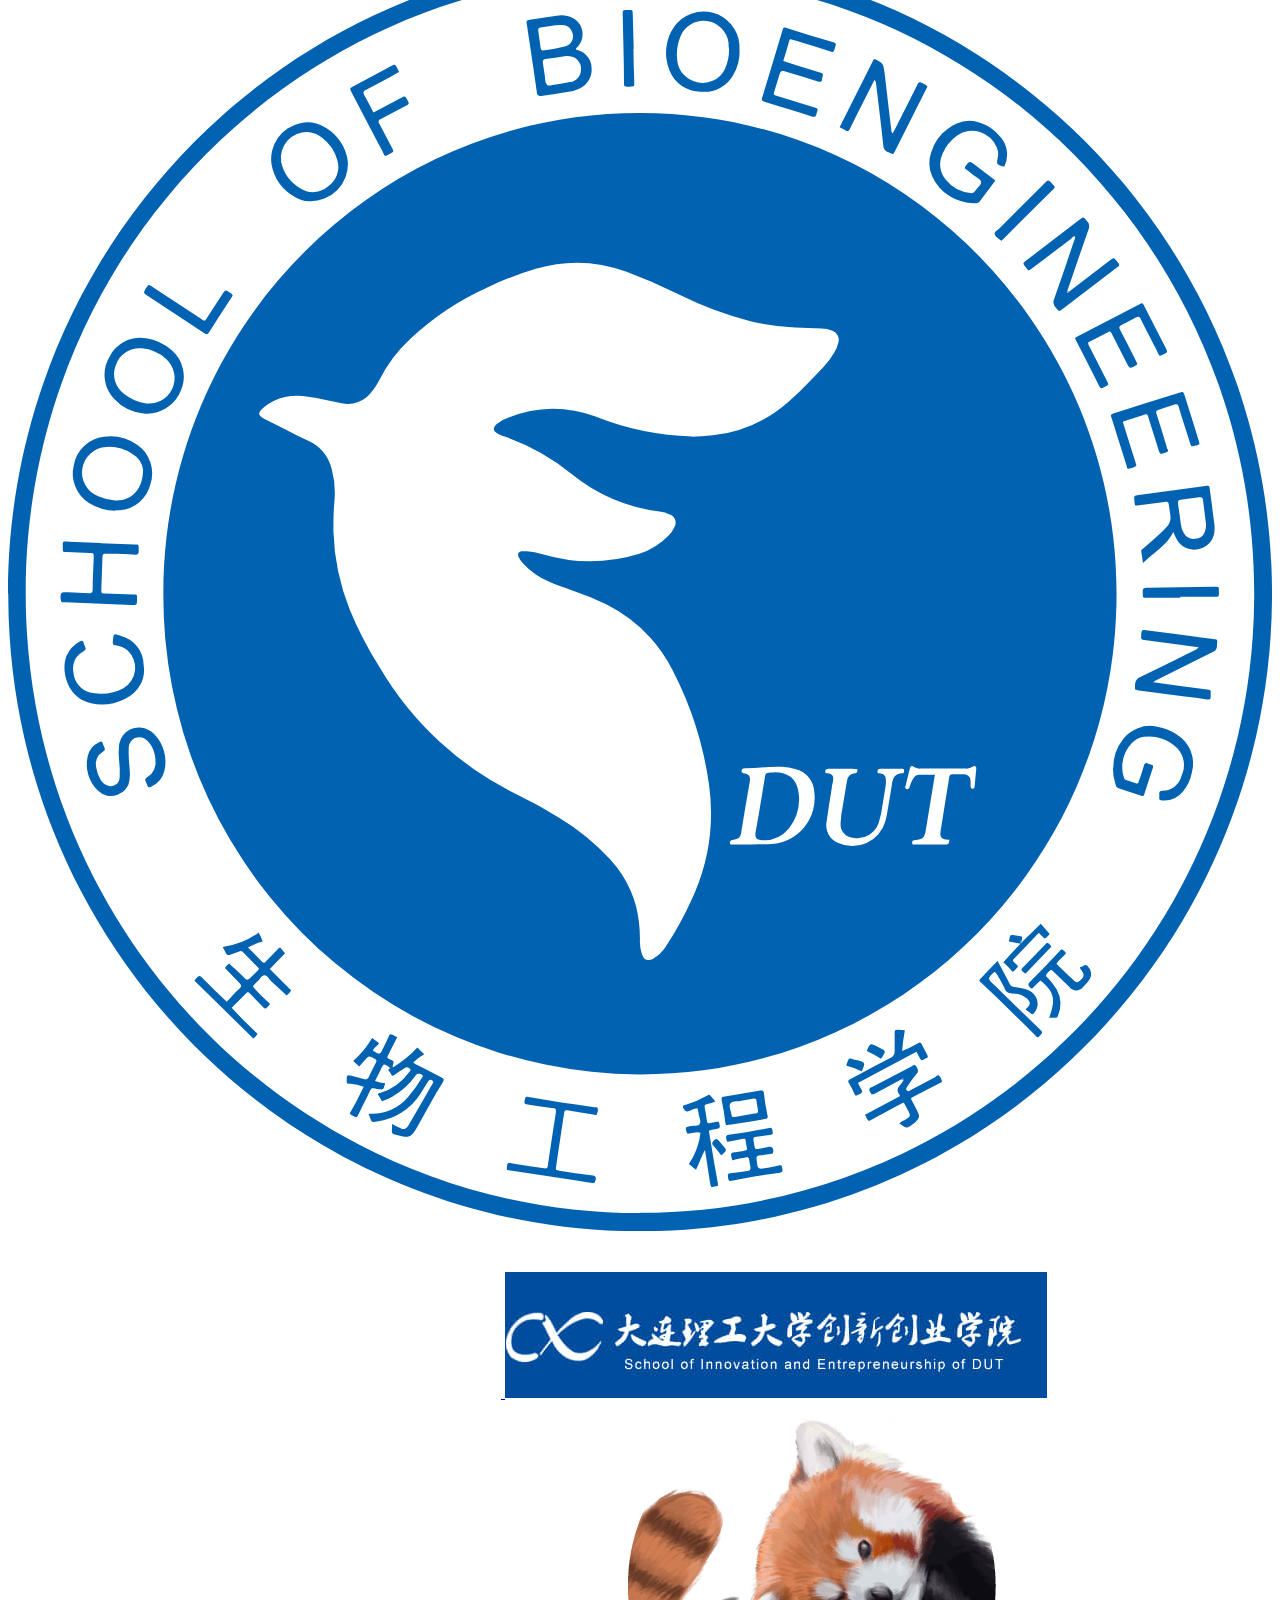
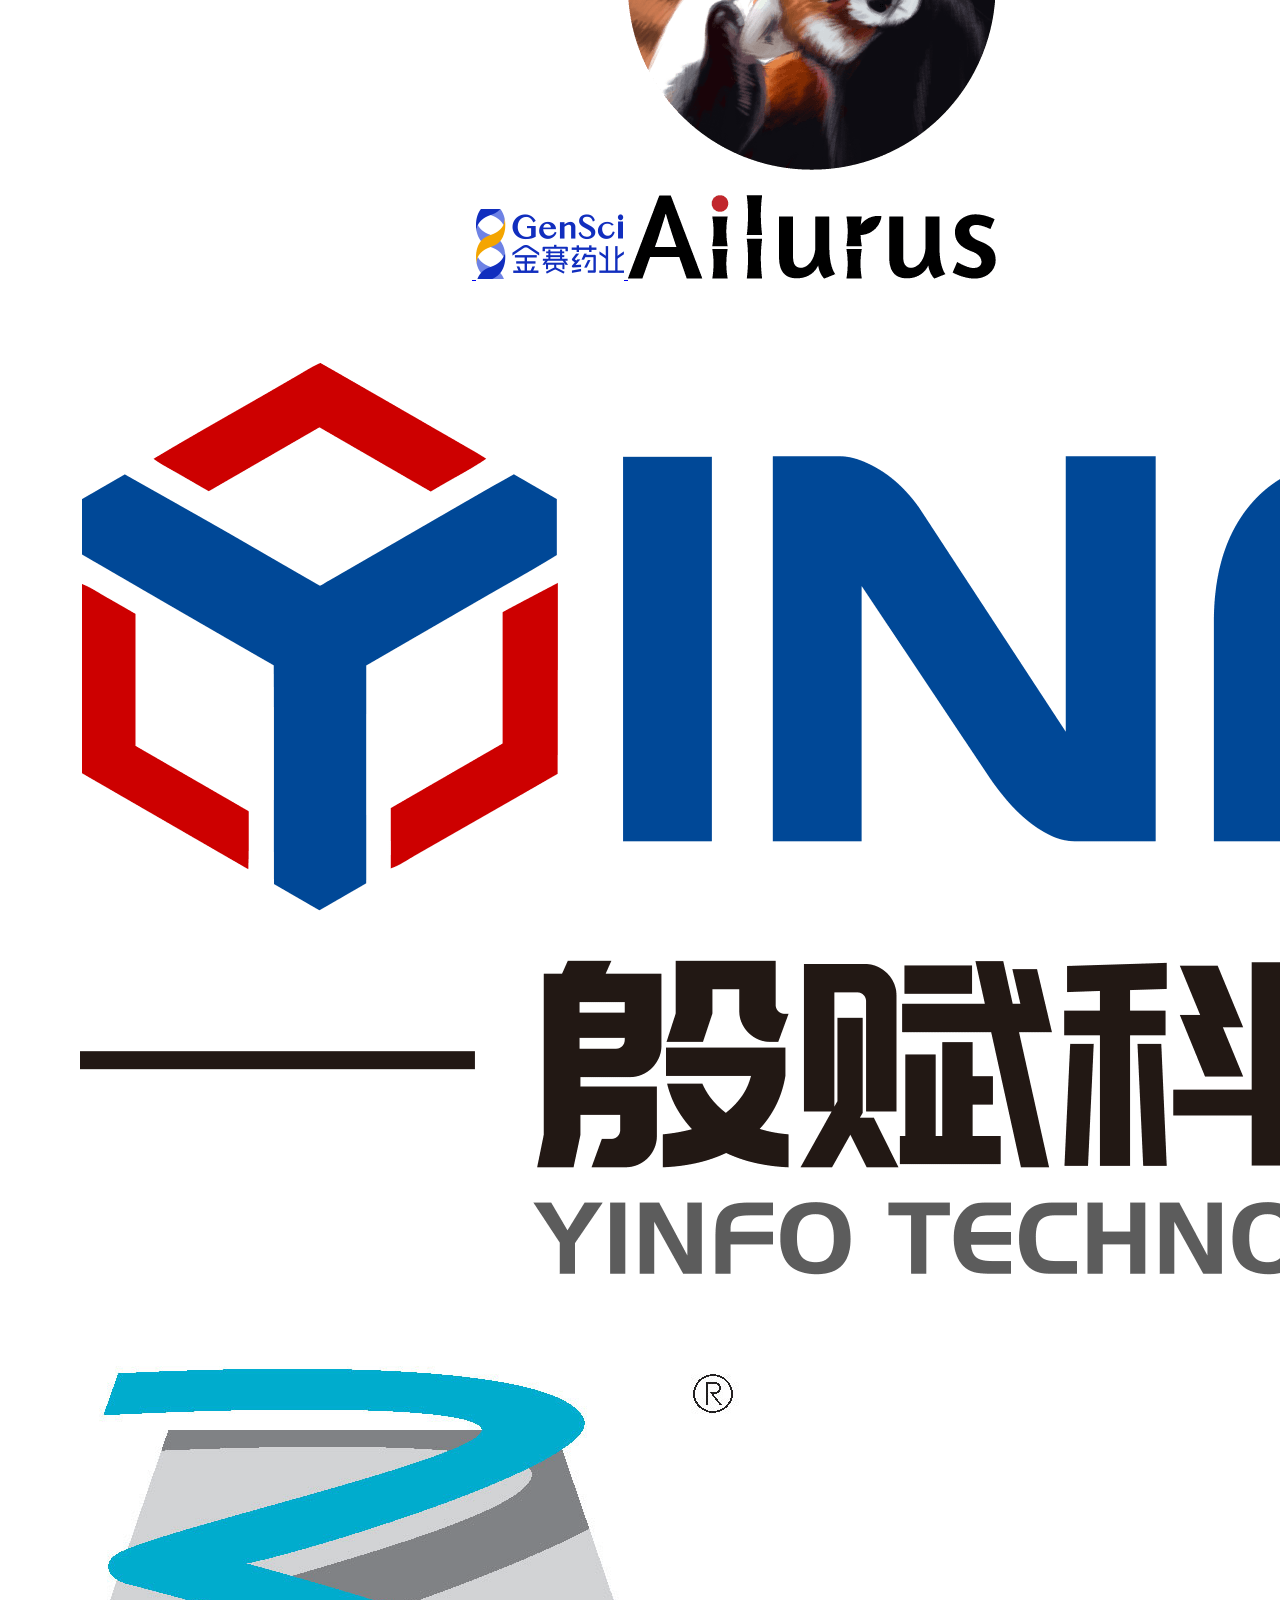
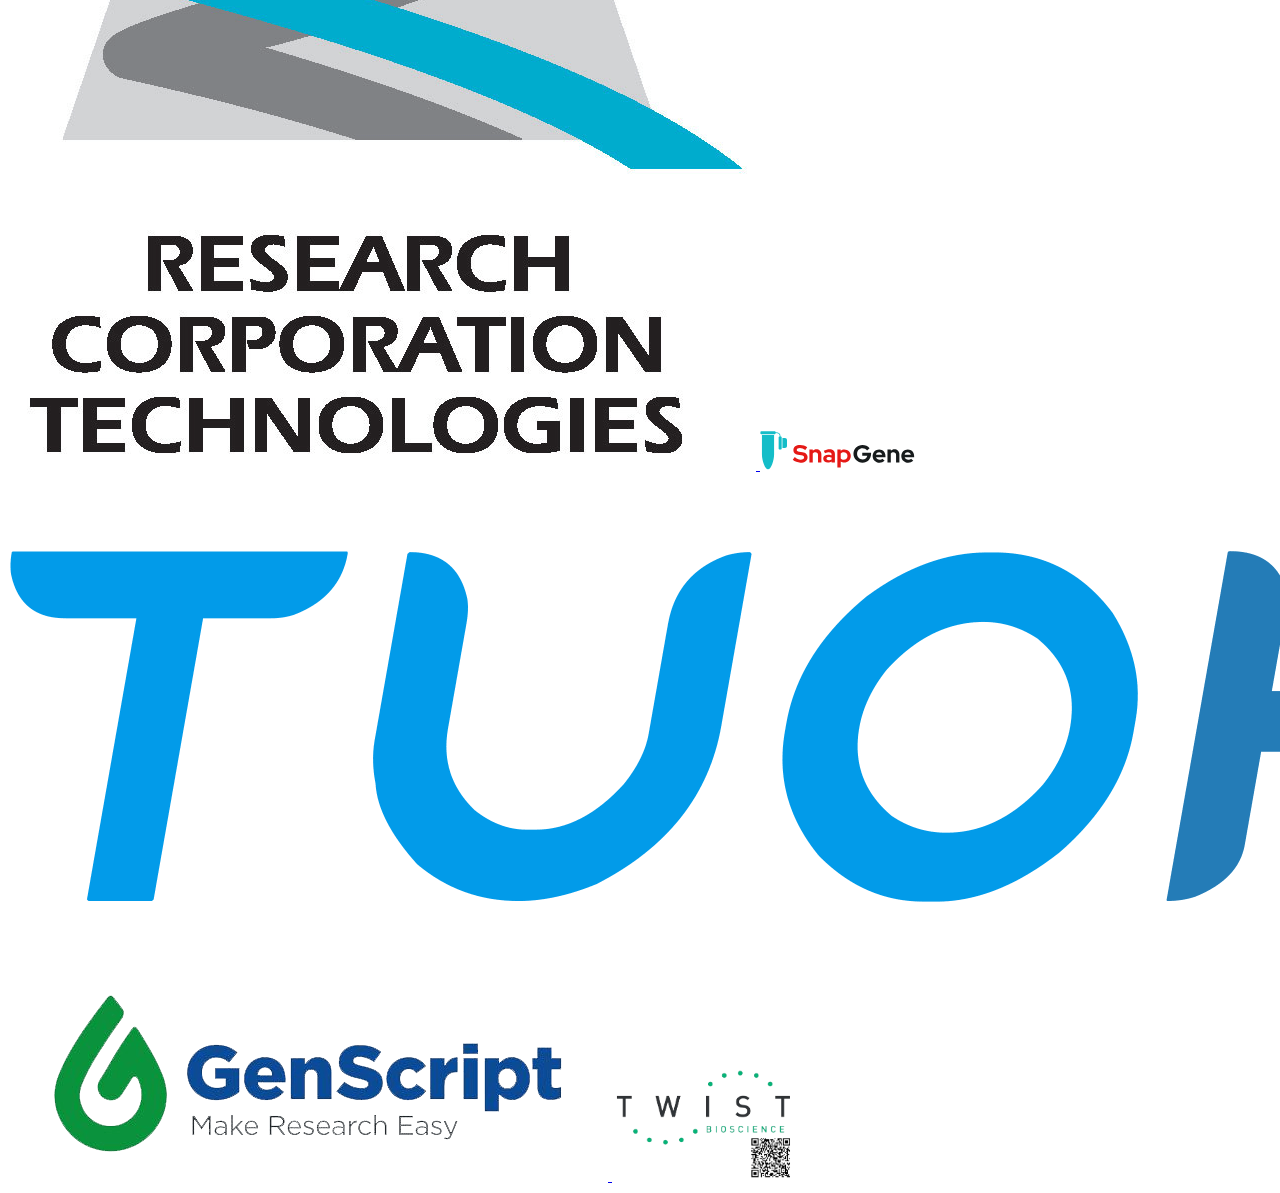
<file: code/footer.html>
<!DOCTYPE html>
<html lang="zh">
<head>
    <meta charset="UTF-8">
    <title>Title</title>
    <meta name="viewport" content="width=device-width, initial-scale=1, user-scalable=no">
</head>
<body>
<div id="top-scroll" onclick="
        window.scroll({
            top: 0,
            left: 0,
            behavior: 'smooth'
        });
    ">
    <svg class="icon" style="width: 40px;height: 40px;vertical-align: middle;fill: #397689;overflow: hidden;"
         viewBox="0 0 1024 1024" version="1.1" xmlns="http://www.w3.org/2000/svg" p-id="1985">
        <path d="M76.8 480l422.4-422.4c6.4-6.4 19.2-6.4 25.6 0l422.4 422.4c6.4 6.4 12.8 6.4 19.2 6.4 6.4 0 12.8 0 19.2-6.4 12.8-12.8 12.8-25.6 0-38.4L556.8 19.2c-25.6-25.6-76.8-25.6-102.4 0L32 441.6C25.6 448 25.6 467.2 32 480S64 492.8 76.8 480zM32 672 140.8 672 140.8 1017.6 192 1017.6 192 672 300.8 672 300.8 633.6 32 633.6ZM499.2 627.2c-57.6 0-102.4 19.2-134.4 57.6-32 38.4-51.2 89.6-51.2 147.2 0 57.6 19.2 102.4 51.2 140.8C396.8 1004.8 441.6 1024 492.8 1024c57.6 0 102.4-19.2 134.4-57.6s51.2-89.6 51.2-147.2c0-57.6-19.2-102.4-51.2-140.8C601.6 640 556.8 627.2 499.2 627.2zM595.2 940.8c-25.6 25.6-57.6 38.4-96 38.4-38.4 0-70.4-12.8-96-44.8-25.6-25.6-38.4-64-38.4-115.2 0-44.8 12.8-83.2 38.4-115.2 25.6-25.6 57.6-44.8 96-44.8 38.4 0 70.4 12.8 96 38.4 25.6 25.6 32 64 32 115.2C627.2 876.8 614.4 908.8 595.2 940.8zM960 659.2c-25.6-19.2-57.6-32-96-32l-108.8 0 0 384 51.2 0 0-147.2 51.2 0c38.4 0 76.8-12.8 102.4-32 25.6-25.6 38.4-51.2 38.4-89.6C998.4 710.4 985.6 678.4 960 659.2zM921.6 806.4c-12.8 12.8-38.4 19.2-70.4 19.2l-44.8 0 0-153.6 51.2 0c57.6 0 89.6 25.6 89.6 76.8C947.2 774.4 934.4 793.6 921.6 806.4z"
              p-id="1986"></path>
    </svg>
</div>
<footer id="footer">
    <p class="copyright">© 2022 大连理工大学合成生物学创新大赛团队</p>
    <div class="row">
        <div class="col-lg-8 footer-left">
            <h3>联系我们</h3>
            <div class="d-lg-flex align-content-center">
                <img src="img/footer/T--DUT_China--logo.svg" alt="School Logo">
                <p class="plain-text text-start my-auto">
                    <svg class="icon"
                         viewBox="0 0 1024 1024" version="1.1" xmlns="http://www.w3.org/2000/svg" p-id="1374">
                        <path d="M512 12c-199.11 0-361.11 162-361.11 361.11 0 191.45 325.36 610.46 339.22 628.2a27.76 27.76 0 0 0 43.78 0c13.86-17.74 339.22-436.75 339.22-628.2C873.11 174 711.11 12 512 12z m0 926.54C409.87 803.08 206.44 505.87 206.44 373.11c0-168.48 137.08-305.55 305.56-305.55s305.56 137.07 305.56 305.55c0 132.76-203.43 429.97-305.56 565.43z"
                              p-id="1375"></path>
                        <path d="M512 178.67c-107.2 0-194.44 87.23-194.44 194.44S404.8 567.56 512 567.56s194.44-87.23 194.44-194.44S619.2 178.67 512 178.67zM512 512c-76.58 0-138.89-62.31-138.89-138.89S435.42 234.22 512 234.22s138.89 62.31 138.89 138.89S588.58 512 512 512z"
                              p-id="1376"></path>
                    </svg>
                    中国·辽宁省大连市甘井子区凌工路2号<br>
                    <svg class="icon" viewBox="0 0 1024 1024" version="1.1" xmlns="http://www.w3.org/2000/svg"
                         p-id="1551">
                        <path d="M290.0992 409.6H155.136a371.4048 371.4048 0 0 0-14.2848 102.4c0 35.5328 4.9664 69.888 14.336 102.4h134.9632c-5.632-32.768-8.4992-66.9184-8.4992-102.4 0-35.4816 2.8672-69.632 8.4992-102.4z m52.0704 0a542.1056 542.1056 0 0 0-9.3696 102.4c0 35.7376 3.072 69.888 9.3696 102.4H486.4V409.6H342.1696z m75.008 461.3632A491.8784 491.8784 0 0 1 301.568 665.6H173.9776a372.0704 372.0704 0 0 0 243.2 205.3632z m69.2224-3.584V665.6H354.9696c24.064 77.1072 67.84 144.2304 131.4304 201.8304zM417.1776 153.088A372.0704 372.0704 0 0 0 173.9776 358.4H301.568a491.8784 491.8784 0 0 1 115.5584-205.3632z m69.2224 3.584C422.8096 214.1184 379.0848 281.2416 354.9696 358.4H486.4V156.5696zM733.9008 409.6c5.632 32.768 8.4992 66.9184 8.4992 102.4 0 35.4816-2.8672 69.632-8.4992 102.4h135.0144c9.3184-32.512 14.2848-66.8672 14.2848-102.4s-4.9664-69.888-14.336-102.4h-134.9632z m-52.0704 0H537.6v204.8h144.2304c6.2464-32.512 9.3696-66.6624 9.3696-102.4s-3.072-69.888-9.3696-102.4z m-75.008 461.3632A372.0704 372.0704 0 0 0 850.0224 665.6H722.432a491.8784 491.8784 0 0 1-115.5584 205.3632z m-69.2224-3.584c63.5904-57.5488 107.3152-124.672 131.4304-201.7792H537.6v201.8304zM606.8224 153.088A491.8784 491.8784 0 0 1 722.432 358.4h127.6416a372.0704 372.0704 0 0 0-243.2-205.3632z m-69.2224 3.584V358.4h131.4304c-24.064-77.1072-67.84-144.2304-131.4304-201.8304zM512 947.2a435.2 435.2 0 1 1 0-870.4 435.2 435.2 0 0 1 0 870.4z"
                              p-id="1552"></path>
                    </svg>
                    <a href="https://www.dlut.edu.cn/" target="_blank">https://www.dlut.edu.cn/</a><br>
                    <svg class="icon"
                         viewBox="0 0 1024 1024" version="1.1" xmlns="http://www.w3.org/2000/svg" p-id="2399">
                        <path d="M873.8 225.2 150.1 225.2c-28.8 0-52.2 23.4-52.2 52.2l0 469.1c0 28.8 23.4 52.2 52.2 52.2l723.7 0c28.8 0 52.3-23.4 52.3-52.2L926.1 277.5C926.1 248.7 902.6 225.2 873.8 225.2zM885.2 266.1l0 491.8L138.8 757.9 138.8 266.1 885.2 266.1zM168.9 327.3 168.9 327.3l314.4 278.2c7.9 6.8 18 10.6 28.7 10.6 10.6 0 20.8-3.8 28.7-10.6L855 327.2c8.9-7.8 9.8-21.4 2-30.2-7.8-8.9-21.4-9.8-30.3-2L512.6 573.2c-0.2 0.1-0.8 0.1-1 0L197.2 295.1c-8.9-7.8-22.4-6.9-30.2 2-3.8 4.3-5.7 9.8-5.3 15.5C162 318.3 164.6 323.6 168.9 327.3z"
                              p-id="2400"></path>
                    </svg>
                    <a href="mailto:1103371890@qq.com"
                       title="点击向我们发送邮件">1103371890@qq.com</a>
                </p>
            </div>
        </div>

        <div class="col-lg-4 footer-right">
            <div>
                <h3>关注我们</h3>
                <div class="d-flex justify-content-center">
                    <a target="_blank" href="img/wechat.jpg">
                        <div class="contact">
                            <svg class="icon"
                                 viewBox="0 0 1024 1024" version="1.1" xmlns="http://www.w3.org/2000/svg" p-id="3894">
                                <path d="M1024 659.2c0-147.2-147.2-262.4-307.2-262.4-172.8 0-307.2 115.2-307.2 262.4 0 147.2 134.4 262.4 307.2 262.4 38.4 0 70.4-6.4 108.8-19.2l102.4 51.2L896 870.4C972.8 812.8 1024 742.4 1024 659.2zM614.4 614.4c-19.2 0-38.4-19.2-38.4-38.4 0-19.2 19.2-38.4 38.4-38.4 25.6 0 44.8 19.2 44.8 38.4C659.2 595.2 646.4 614.4 614.4 614.4zM812.8 614.4c-19.2 0-38.4-19.2-38.4-38.4 0-19.2 19.2-38.4 38.4-38.4 25.6 0 44.8 19.2 44.8 38.4C864 595.2 844.8 614.4 812.8 614.4zM364.8 128C166.4 128 0 262.4 0 435.2c0 102.4 51.2 179.2 147.2 243.2l-38.4 108.8 128-64c44.8 6.4 83.2 19.2 128 19.2 12.8 0 25.6 0 32 0C390.4 716.8 384 691.2 384 665.6c0-160 134.4-288 307.2-288 12.8 0 25.6 0 32 0C697.6 236.8 537.6 128 364.8 128zM243.2 371.2C217.6 371.2 192 352 192 326.4c0-25.6 25.6-44.8 57.6-44.8s44.8 19.2 44.8 44.8C288 352 268.8 371.2 243.2 371.2zM499.2 371.2c-25.6 0-57.6-19.2-57.6-44.8 0-25.6 25.6-44.8 57.6-44.8 25.6 0 44.8 19.2 44.8 44.8C544 352 524.8 371.2 499.2 371.2z"
                                      p-id="3895"></path>
                            </svg>
                        </div>
                    </a>
                    <a target="_blank" href="https://github.com/FrancisGrace/Synbio1-DUT">
                        <div class="contact">
                            <svg class="icon"
                                 viewBox="0 0 1024 1024" version="1.1" xmlns="http://www.w3.org/2000/svg" p-id="5400">
                                <path d="M958.815566 364.415116c0-63.830795-21.276932-119.150818-59.575408-170.215454 12.766159-55.320023 8.510773-114.895431-12.766159-165.960067-4.255386-12.766159-12.766159-21.276932-25.532319-25.532318-17.021545-4.255386-72.341568-12.766159-187.236999 59.575409-93.6185-21.276932-191.492386-21.276932-280.855499 0C277.953751-10.058882 222.633728-1.54811 205.612183 2.707277c-12.766159 4.255386-21.276932 12.766159-25.532318 25.532318-25.532318 55.320023-29.787704 110.640045-12.766159 165.960067-38.298477 51.064636-59.575409 110.640045-59.575409 170.215454 0 229.790863 127.66159 302.132431 246.812408 327.664749-8.510773 29.787704-12.766159 55.320023-12.766159 80.852341v4.255386c-89.363113 17.021545-119.150818-17.021545-153.193908-63.830795-21.276932-29.787704-46.80925-63.830795-93.6185-72.341568-21.276932-4.255386-46.80925 8.510773-51.064636 29.787704-4.255386 21.276932 8.510773 46.80925 29.787704 51.064636 12.766159 4.255386 29.787704 21.276932 46.80925 42.553864 38.298477 51.064636 93.6185 119.150818 221.28009 102.129272V938.892273c0 25.532318 17.021545 42.553863 42.553864 42.553864s42.553863-17.021545 42.553863-42.553864v-123.406204-42.553863c0-29.787704 8.510773-55.320023 29.787704-76.596955 12.766159-12.766159 17.021545-29.787704 8.510773-42.553863-4.255386-17.021545-17.021545-25.532318-34.043091-29.787705-123.406204-17.021545-238.301635-55.320023-238.301635-255.32318 0-51.064636 17.021545-93.6185 51.064636-131.916977 12.766159-12.766159 12.766159-29.787704 8.510773-42.553864-12.766159-38.298477-12.766159-72.341568-4.255386-106.384658 21.276932 4.255386 59.575409 17.021545 110.640045 55.320022 12.766159 8.510773 25.532318 8.510773 38.298477 4.255387 89.363113-25.532318 187.236999-25.532318 276.600112 0 12.766159 4.255386 25.532318 0 34.043091-4.255387 55.320023-38.298477 93.6185-51.064636 110.640045-55.320022 8.510773 34.043091 8.510773 68.086182-4.255386 102.129272-4.255386 17.021545-4.255386 34.043091 8.510772 42.553864 34.043091 34.043091 51.064636 80.852341 51.064636 131.916976 0 200.003158-114.895431 242.557022-238.301635 255.323181-17.021545 0-29.787704 12.766159-34.043091 29.787704-4.255386 17.021545 0 34.043091 8.510773 42.553864 21.276932 21.276932 29.787704 51.064636 29.787704 80.852341V938.892273c0 25.532318 17.021545 42.553863 42.553864 42.553864s42.553863-17.021545 42.553863-42.553864v-161.704681c4.255386-29.787704 0-55.320023-12.766159-80.852341 102.129272-21.276932 246.812408-89.363113 246.812408-331.920135z"
                                      p-id="5401"></path>
                            </svg>
                        </div>
                    </a>
                </div>
            </div>
        </div>
    </div>
    <div class="col-12 sponsors">
        <h3>赞助商</h3>
        <div class="d-flex flex-wrap justify-content-around align-content-center align-items-center">
            <a href="http://life.dlut.edu.cn/" target="_blank">
                <img src="img/footer/T--DUT_China--biology.svg" alt="School of Bioengineering">
            </a>
            <a href="https://teach.dlut.edu.cn/" target="_blank">
                <img src="img/footer/T--DUT_China--jwc.png" alt="Dean's Office of DUT">
            </a>
            <a href="http://chuangxin.dlut.edu.cn/" target="_blank">
                <img src="img/footer/T--DUT_China--cxcy.jpg" alt="School of Innovation and Entrepreneurship of DUT">
            </a>
            <a href="http://dutdice.dlut.edu.cn/" target="_blank">
                <img src="img/footer/T--DUT_China--gjc.png" alt="International Office od DUT">
            </a>
            <a href="http://www.gensci-china.com/" target="_blank">
                <img src="img/footer/T--DUT_China--spon_gensci.png" alt="GenSci">
            </a>
            <a href="https://www.ailurus.bio/avec-cn" target="_blank">
                <img src="img/footer/T--DUT_China--spon_ailurus.png" alt="Ailurus">
            </a>
            <a href="http://www.yinfotek.com/" target="_blank">
                <img src="img/footer/T--DUT_China--spon_yinfo.png" alt="Yinfo Technology">
            </a>
            <a href="https://rctech.com/about-us/foundation/" target="_blank">
                <img src="img/footer/T--DUT_China--spon_fgcf.png" alt="Frederick Gardner Cottrell Foundation">
            </a>
            <a href="https://www.snapgene.com/" target="_blank">
                <img src="img/footer/T--DUT_China--spon_snapgene.svg" alt="SnapGene">
            </a>
            <img src="img/footer/T--DUT_China--spon_tuohe.png" alt="Tuohe">
            <a href="https://www.genscript.com.cn/" target="_blank">
                <img src="img/footer/T--DUT_China--spon_genscript.png" alt="GenScript">
            </a>
            <a href="https://www.twistbioscience.com/" target="_blank">
                <img src="img/footer/T--DUT_China--spon_twist.png" alt="Twist Bioscience" style="height: 150px;">
            </a>
        </div>
    </div>
</footer>
</body>
</html>
</file>
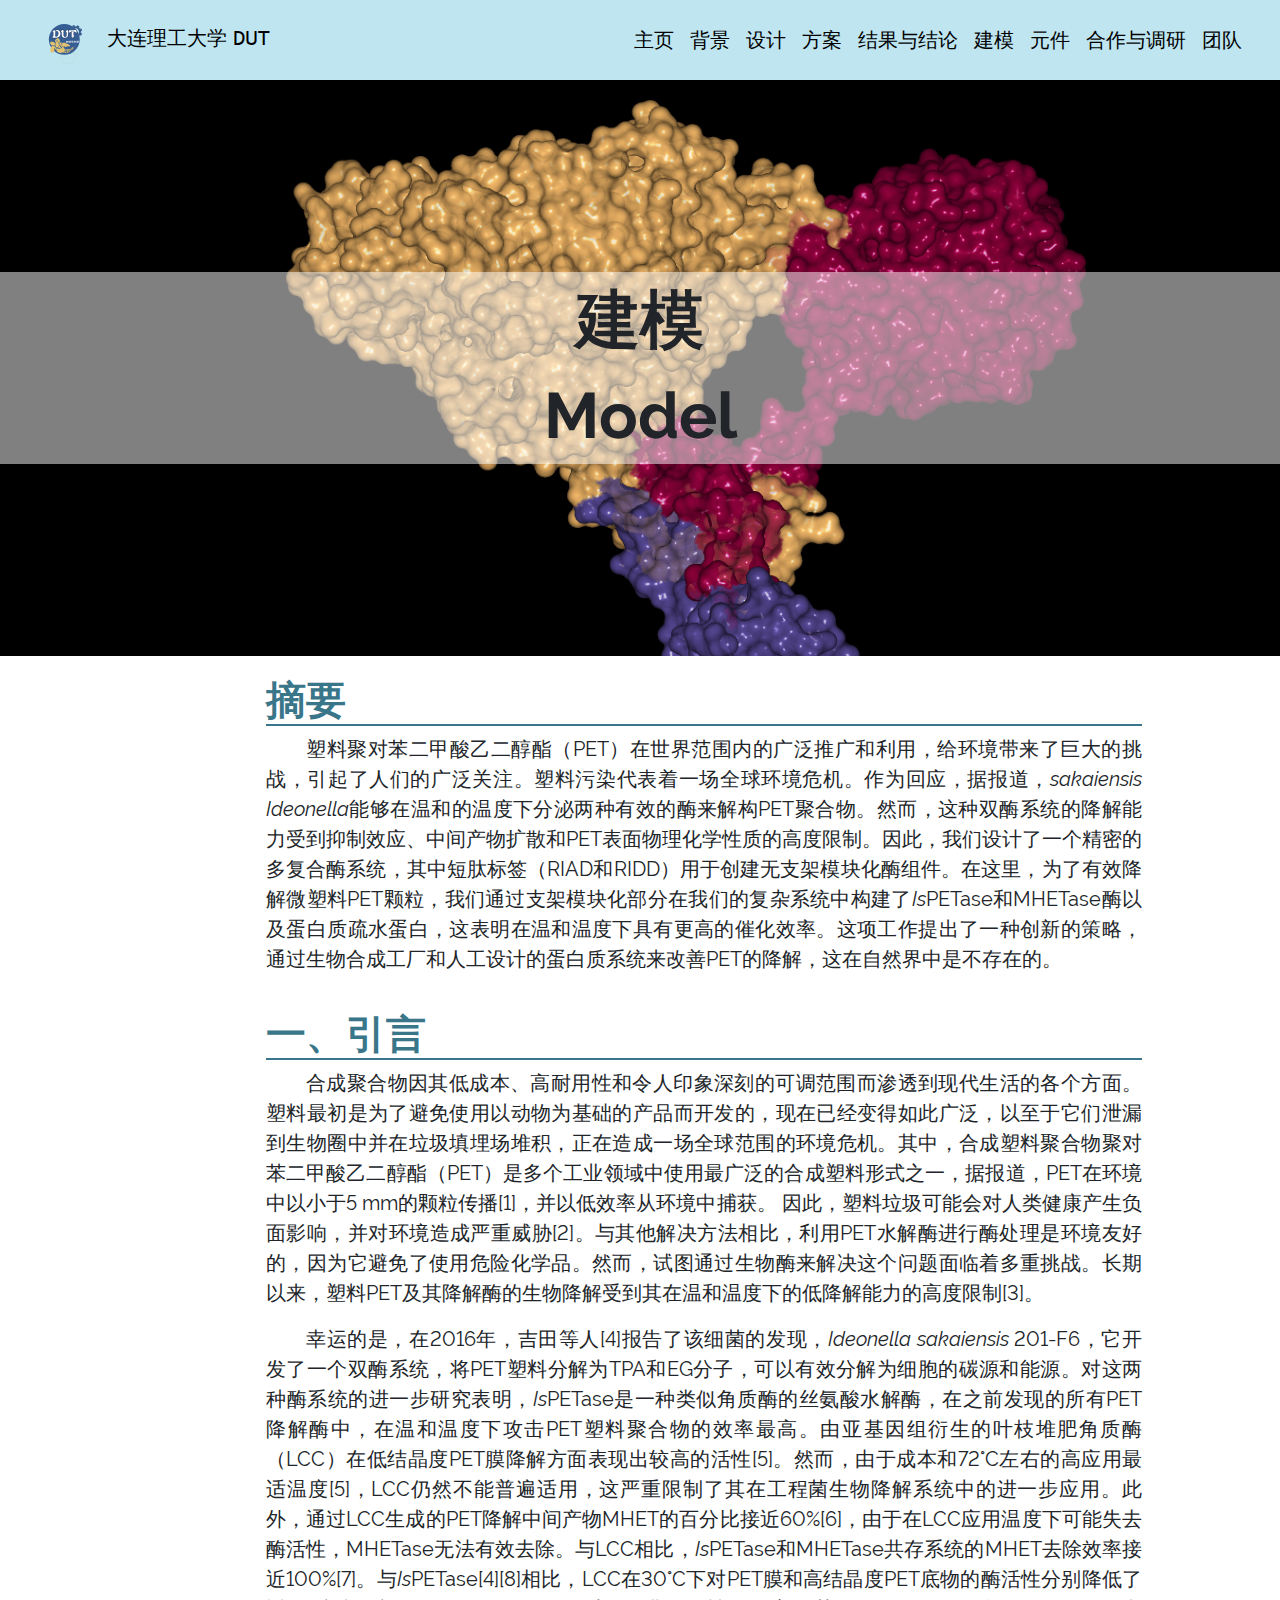
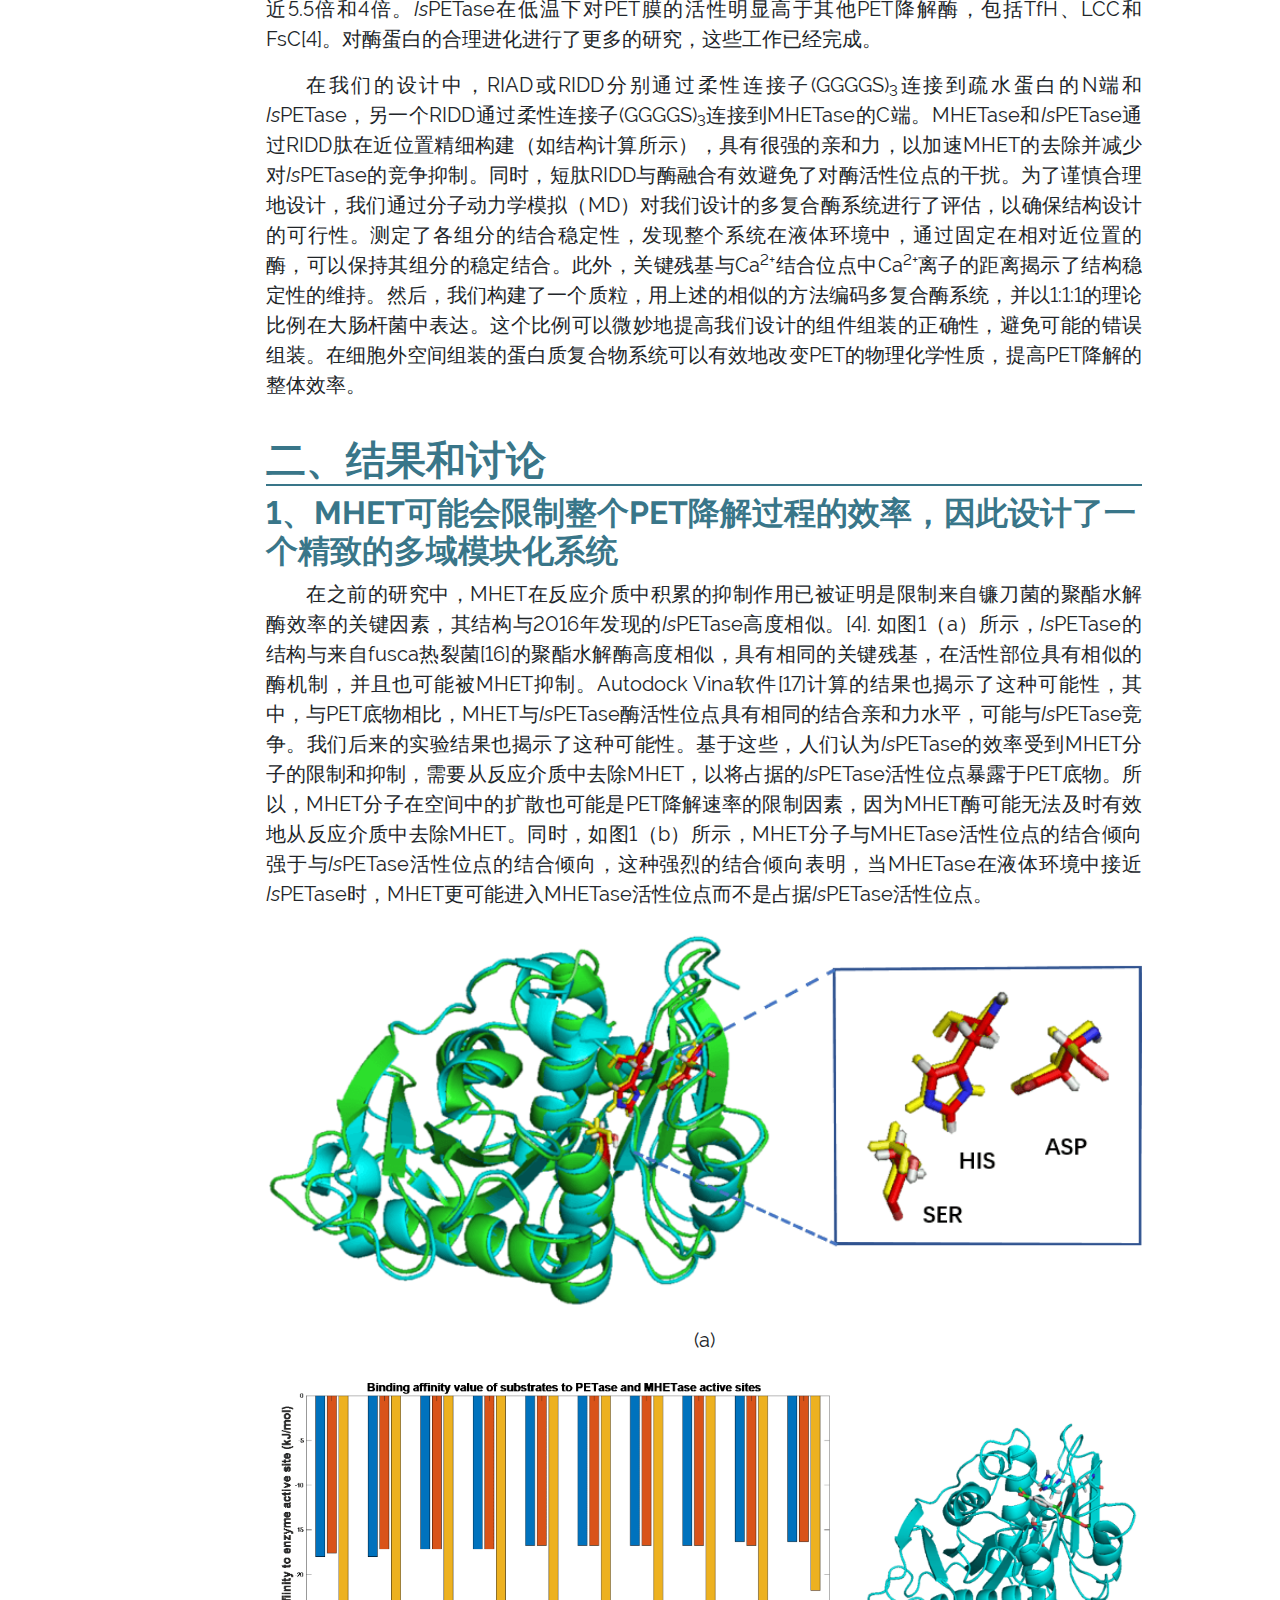
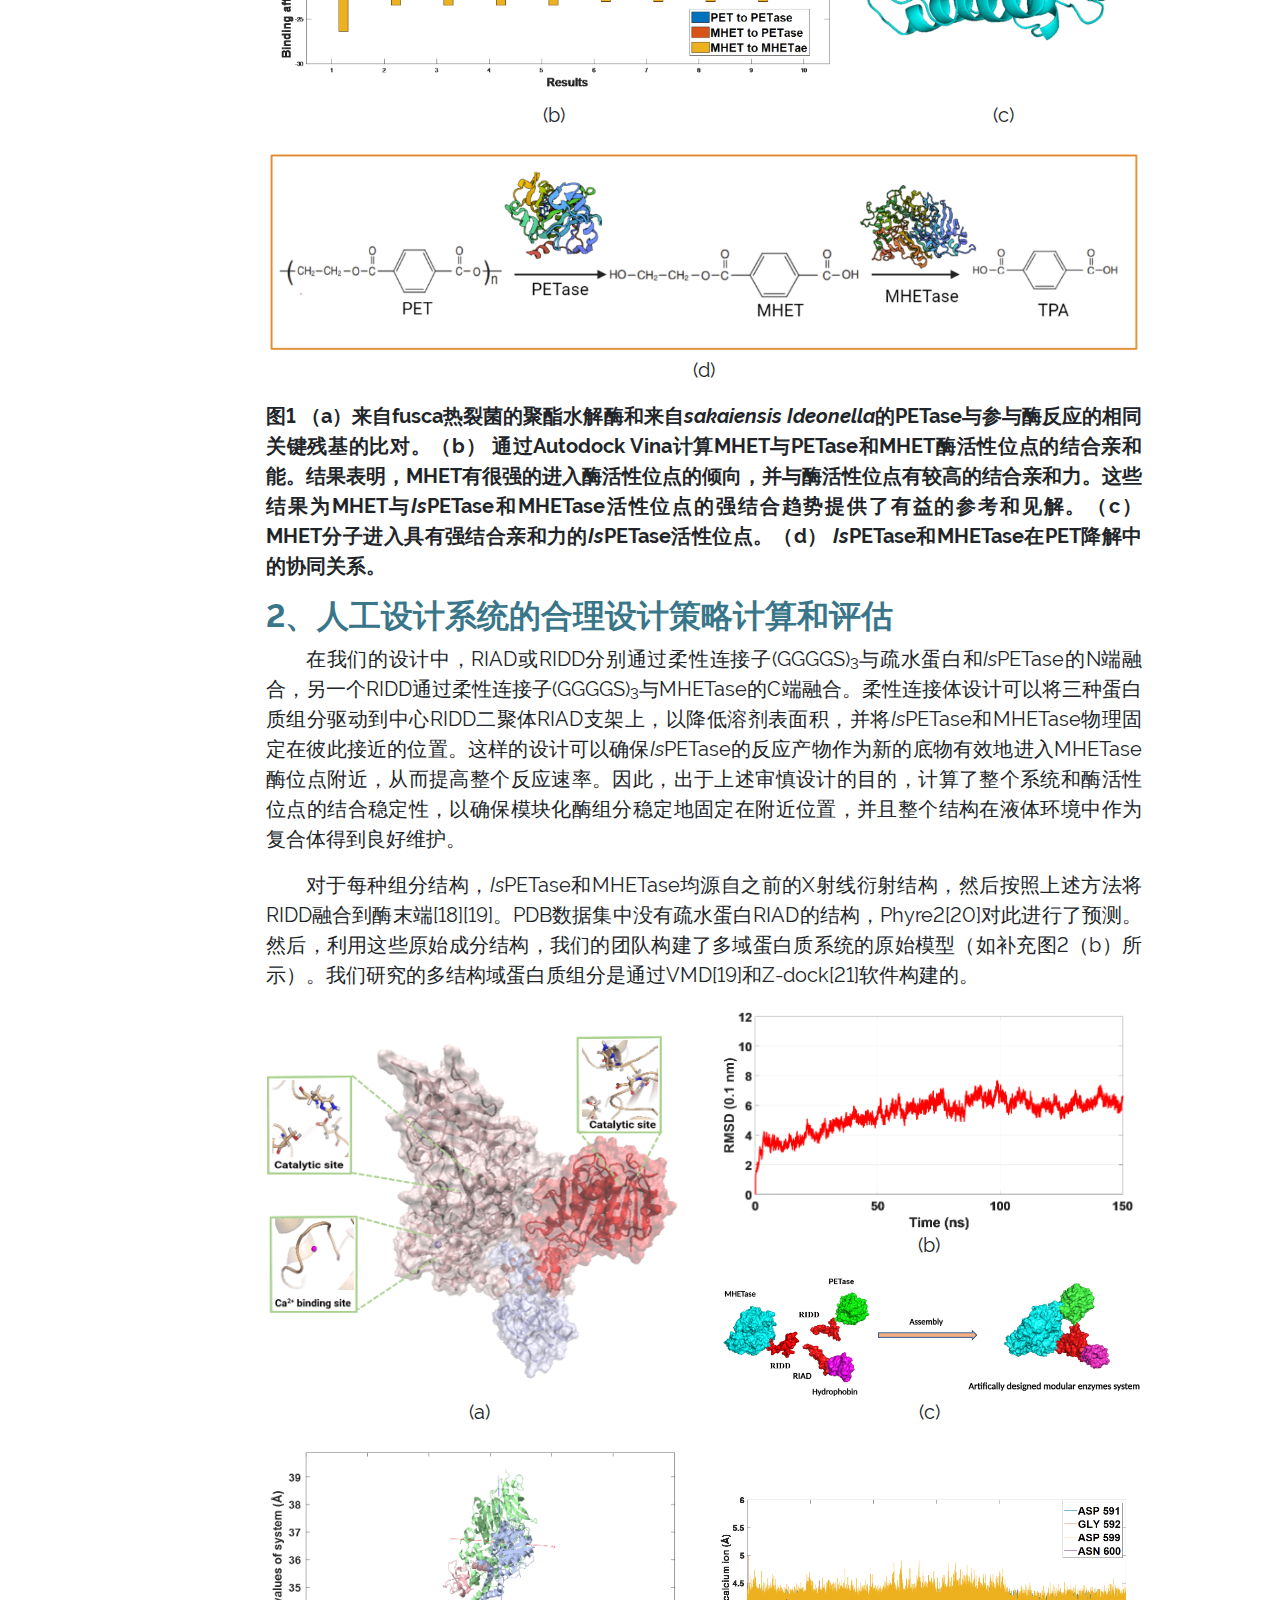
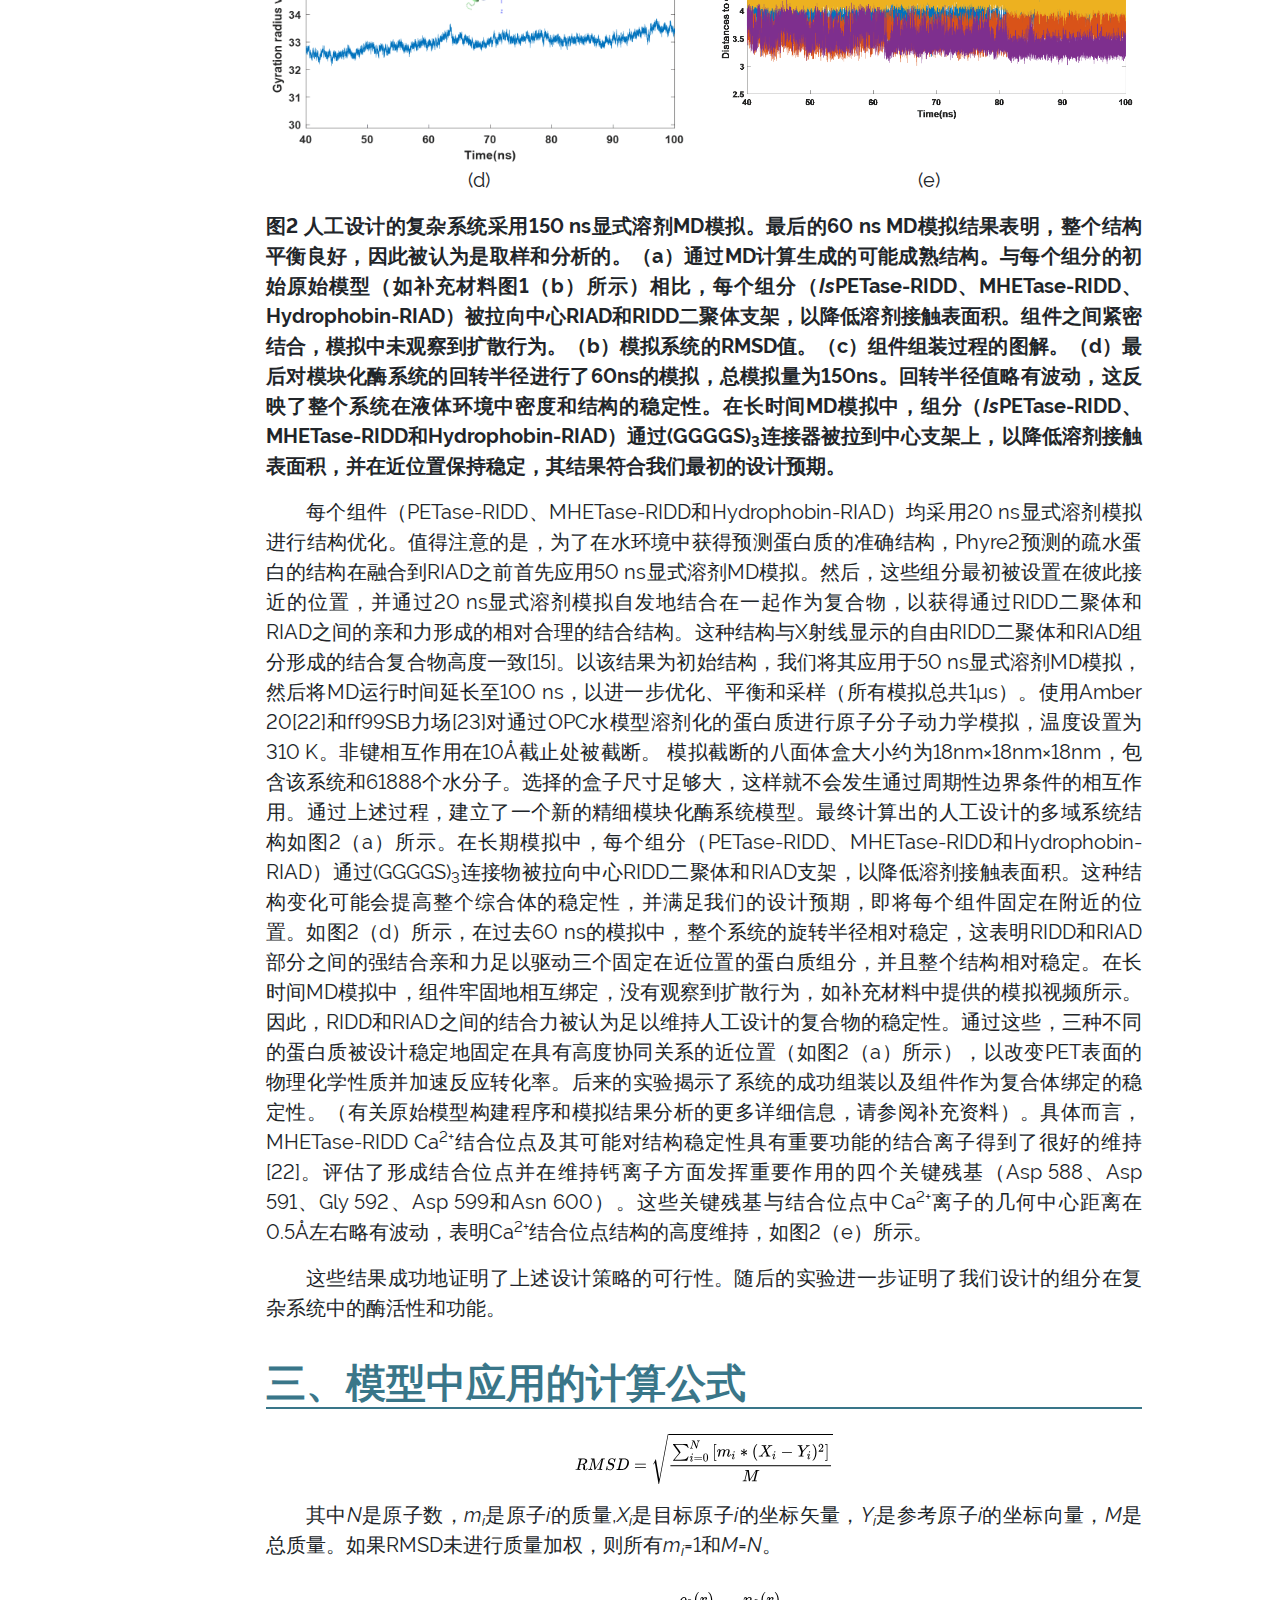
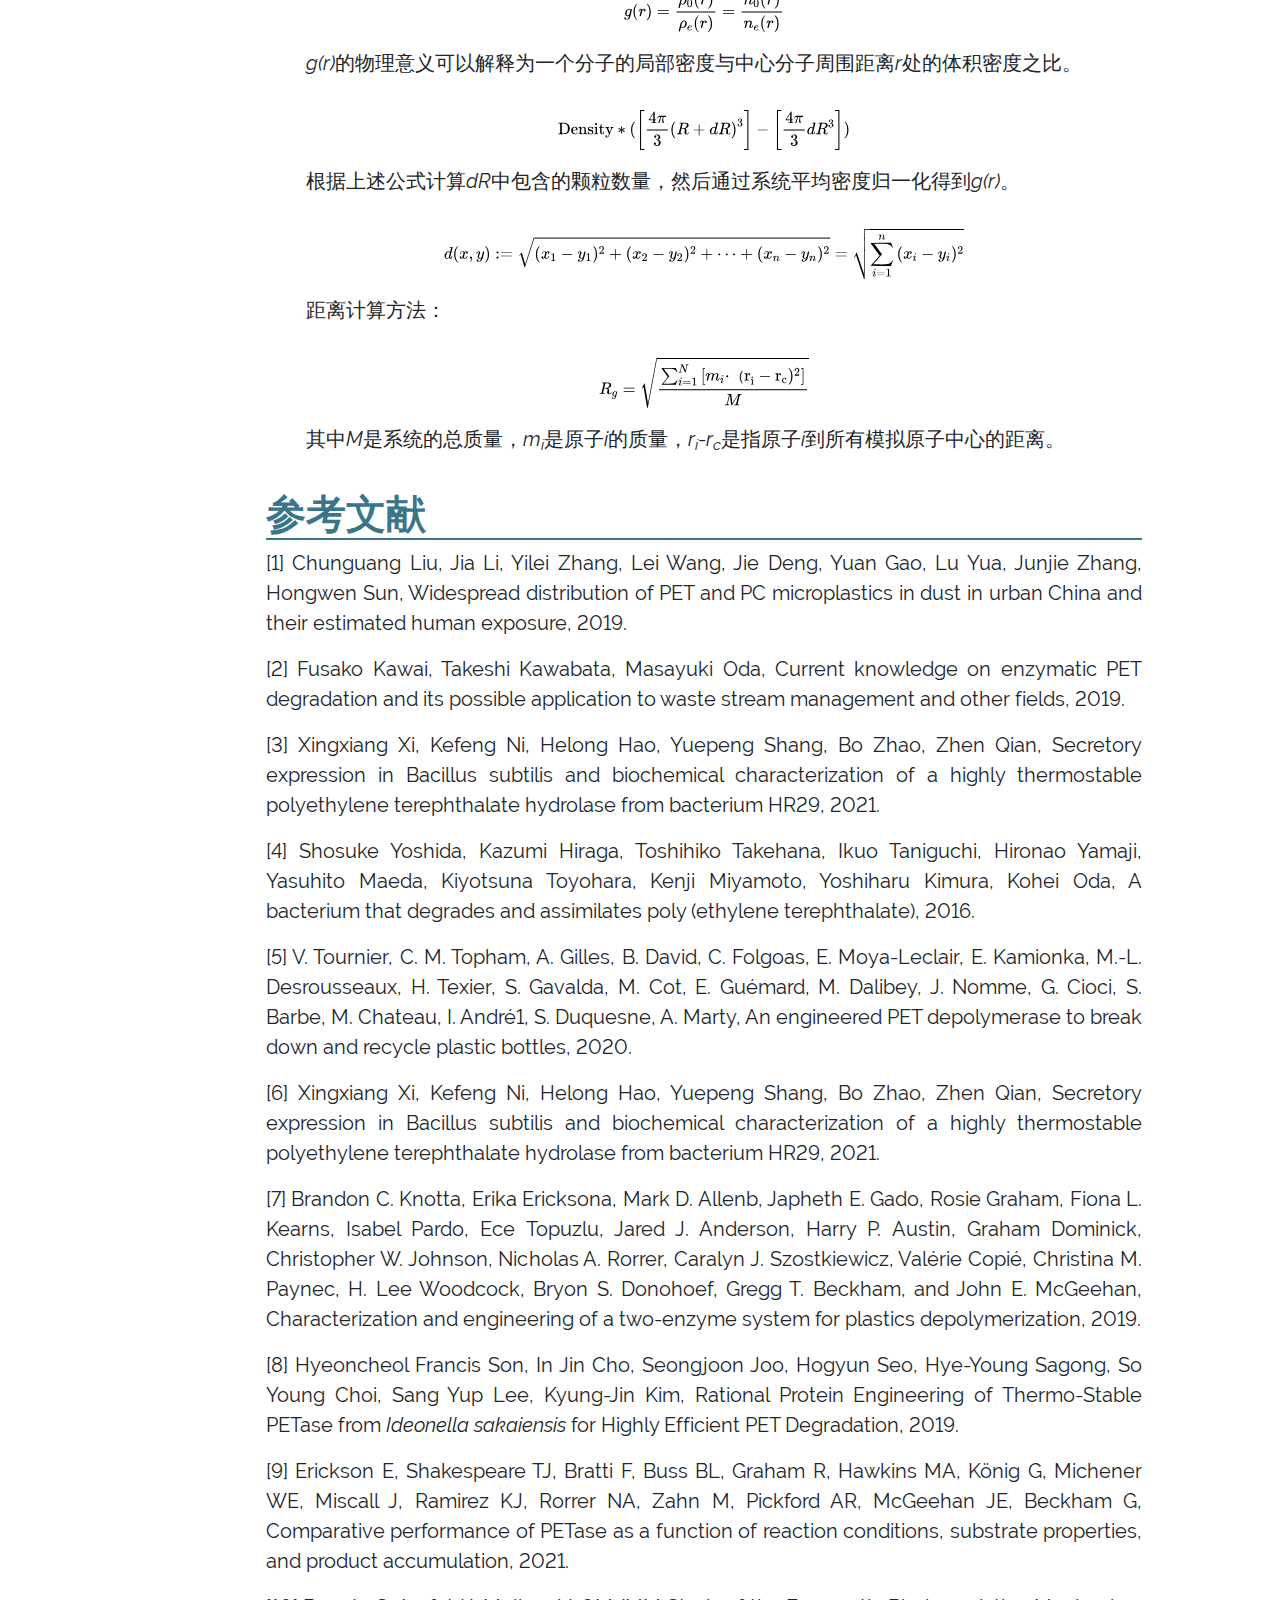
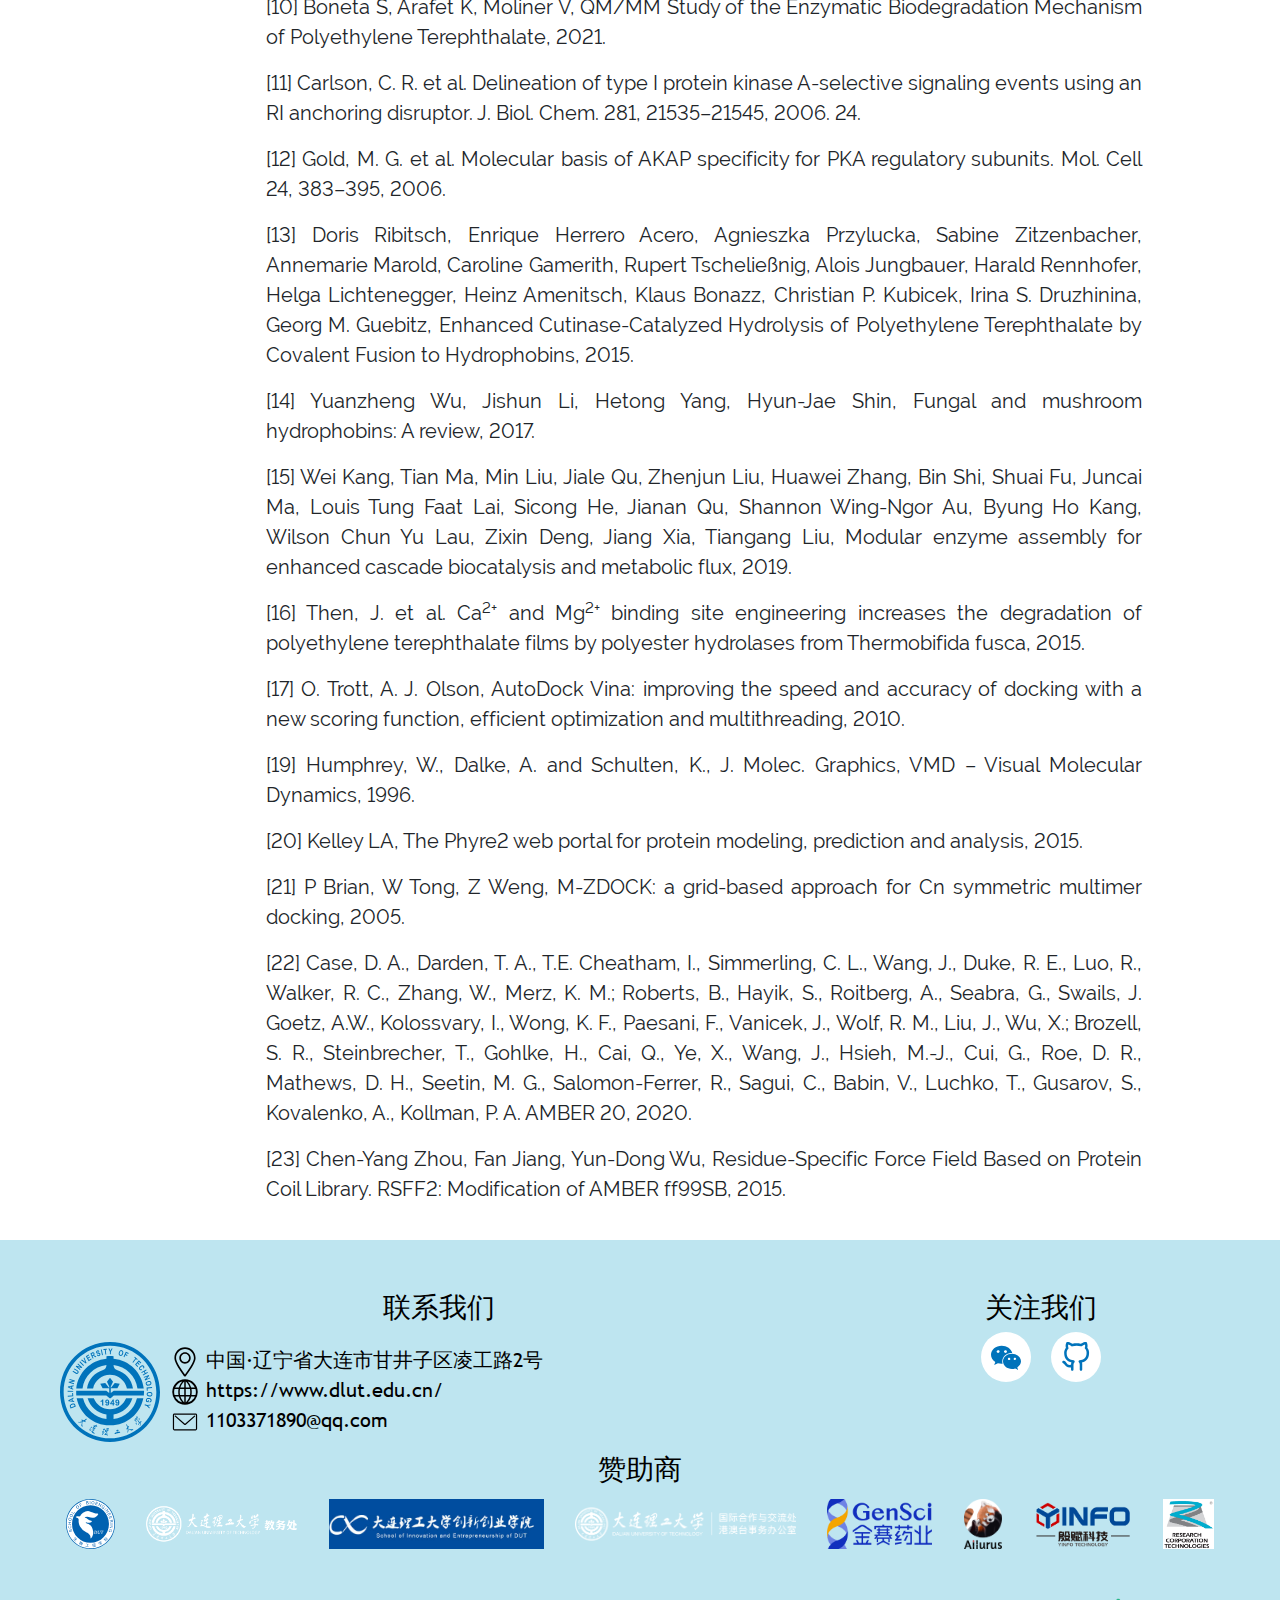
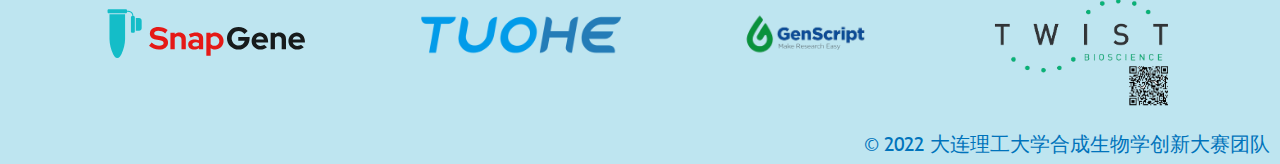
<file: code/Model.html>
﻿<!DOCTYPE html>
<html lang="zh">
<head>
    <meta charset="UTF-8">
    <title>建模 - DUT</title>
    <meta name="viewport" content="width=device-width, initial-scale=1, user-scalable=no">
    <script src="js/jquery.js"></script>
    <link rel="stylesheet" href="css/bootstrap.min.css">
    <script src="js/bootstrap.min.js"></script>
    <script src="js/vue.min.js"></script>
    <link rel="stylesheet" href="css/general.css">
    <script src="js/general.js"></script>
    <link rel="stylesheet" href="css/sidebar.css">
    <link rel="stylesheet" href="css/article.css">
    <script src="js/sidebar.js" defer></script>
</head>
<body>

<nav id="nav-bar" class="navbar navbar-expand-lg navbar-light sticky-top"></nav>
<div id="title" class="col-12" style='-o-background-image: url("img/title/model.png");
    -moz-background-image: url("img/title/model.png");
    -webkit-background-image: url("img/title/model.png");
    background-image: url("img/title/model.png");'>
    <div>建模<br/>Model</div>
</div>
<div id="sidebar" v-bind:class="{'sidebar-active':isActive}">
    <table>
        <tr v-for="(value,key,index) in articles">
            <td>
                <canvas width="40" height="40" class="canvas"></canvas>
            </td>
            <td class="side-item" v-bind:class="{'side-item-active':itemActive[key]}">
                <a v-bind:href="'#article'+(key+1)">
                    {{value.innerHTML}}
                </a>
            </td>
        </tr>
    </table>
</div>
<section id="main-text">
    <article class="article">
        <h1>摘要</h1>
        <p>塑料聚对苯二甲酸乙二醇酯（PET）在世界范围内的广泛推广和利用，给环境带来了巨大的挑战，引起了人们的广泛关注。塑料污染代表着一场全球环境危机。作为回应，据报道，<i>sakaiensis Ideonella</i>能够在温和的温度下分泌两种有效的酶来解构PET聚合物。然而，这种双酶系统的降解能力受到抑制效应、中间产物扩散和PET表面物理化学性质的高度限制。因此，我们设计了一个精密的多复合酶系统，其中短肽标签（RIAD和RIDD）用于创建无支架模块化酶组件。在这里，为了有效降解微塑料PET颗粒，我们通过支架模块化部分在我们的复杂系统中构建了<i>Is</i>PETase和MHETase酶以及蛋白质疏水蛋白，这表明在温和温度下具有更高的催化效率。这项工作提出了一种创新的策略，通过生物合成工厂和人工设计的蛋白质系统来改善PET的降解，这在自然界中是不存在的。</p>
    </article>
    <article class="article">
        <h1>一、引言</h1>
        <p>合成聚合物因其低成本、高耐用性和令人印象深刻的可调范围而渗透到现代生活的各个方面。塑料最初是为了避免使用以动物为基础的产品而开发的，现在已经变得如此广泛，以至于它们泄漏到生物圈中并在垃圾填埋场堆积，正在造成一场全球范围的环境危机。其中，合成塑料聚合物聚对苯二甲酸乙二醇酯（PET）是多个工业领域中使用最广泛的合成塑料形式之一，据报道，PET在环境中以小于5 mm的颗粒传播[1]，并以低效率从环境中捕获。  因此，塑料垃圾可能会对人类健康产生负面影响，并对环境造成严重威胁[2]。与其他解决方法相比，利用PET水解酶进行酶处理是环境友好的，因为它避免了使用危险化学品。然而，试图通过生物酶来解决这个问题面临着多重挑战。长期以来，塑料PET及其降解酶的生物降解受到其在温和温度下的低降解能力的高度限制[3]。</p>
        <p>幸运的是，在2016年，吉田等人[4]报告了该细菌的发现，<i>Ideonella sakaiensis</i> 201-F6，它开发了一个双酶系统，将PET塑料分解为TPA和EG分子，可以有效分解为细胞的碳源和能源。对这两种酶系统的进一步研究表明，<i>Is</i>PETase是一种类似角质酶的丝氨酸水解酶，在之前发现的所有PET降解酶中，在温和温度下攻击PET塑料聚合物的效率最高。由亚基因组衍生的叶枝堆肥角质酶（LCC）在低结晶度PET膜降解方面表现出较高的活性[5]。然而，由于成本和72°C左右的高应用最适温度[5]，LCC仍然不能普遍适用，这严重限制了其在工程菌生物降解系统中的进一步应用。此外，通过LCC生成的PET降解中间产物MHET的百分比接近60%[6]，由于在LCC应用温度下可能失去酶活性，MHETase无法有效去除。与LCC相比，<i>Is</i>PETase和MHETase共存系统的MHET去除效率接近100%[7]。与<i>Is</i>PETase[4][8]相比，LCC在30°C下对PET膜和高结晶度PET底物的酶活性分别降低了近5.5倍和4倍。<i>Is</i>PETase在低温下对PET膜的活性明显高于其他PET降解酶，包括TfH、LCC和FsC[4]。对酶蛋白的合理进化进行了更多的研究，这些工作已经完成。</p>
        <p>在我们的设计中，RIAD或RIDD分别通过柔性连接子(GGGGS)<sub>3</sub>连接到疏水蛋白的N端和<i>Is</i>PETase，另一个RIDD通过柔性连接子(GGGGS)<sub>3</sub>连接到MHETase的C端。MHETase和<i>Is</i>PETase通过RIDD肽在近位置精细构建（如结构计算所示），具有很强的亲和力，以加速MHET的去除并减少对<i>Is</i>PETase的竞争抑制。同时，短肽RIDD与酶融合有效避免了对酶活性位点的干扰。为了谨慎合理地设计，我们通过分子动力学模拟（MD）对我们设计的多复合酶系统进行了评估，以确保结构设计的可行性。测定了各组分的结合稳定性，发现整个系统在液体环境中，通过固定在相对近位置的酶，可以保持其组分的稳定结合。此外，关键残基与Ca<sup>2+</sup>结合位点中Ca<sup>2+</sup>离子的距离揭示了结构稳定性的维持。然后，我们构建了一个质粒，用上述的相似的方法编码多复合酶系统，并以1:1:1的理论比例在大肠杆菌中表达。这个比例可以微妙地提高我们设计的组件组装的正确性，避免可能的错误组装。在细胞外空间组装的蛋白质复合物系统可以有效地改变PET的物理化学性质，提高PET降解的整体效率。</p>
    </article>
    <article class="article">
        <h1>二、结果和讨论</h1>
        <h2>1、MHET可能会限制整个PET降解过程的效率，因此设计了一个精致的多域模块化系统</h2>
        <p>在之前的研究中，MHET在反应介质中积累的抑制作用已被证明是限制来自镰刀菌的聚酯水解酶效率的关键因素，其结构与2016年发现的<i>Is</i>PETase高度相似。[4]. 如图1（a）所示，<i>Is</i>PETase的结构与来自fusca热裂菌[16]的聚酯水解酶高度相似，具有相同的关键残基，在活性部位具有相似的酶机制，并且也可能被MHET抑制。Autodock Vina软件[17]计算的结果也揭示了这种可能性，其中，与PET底物相比，MHET与<i>Is</i>PETase酶活性位点具有相同的结合亲和力水平，可能与<i>Is</i>PETase竞争。我们后来的实验结果也揭示了这种可能性。基于这些，人们认为<i>Is</i>PETase的效率受到MHET分子的限制和抑制，需要从反应介质中去除MHET，以将占据的<i>Is</i>PETase活性位点暴露于PET底物。所以，MHET分子在空间中的扩散也可能是PET降解速率的限制因素，因为MHET酶可能无法及时有效地从反应介质中去除MHET。同时，如图1（b）所示，MHET分子与MHETase活性位点的结合倾向强于与<i>Is</i>PETase活性位点的结合倾向，这种强烈的结合倾向表明，当MHETase在液体环境中接近<i>Is</i>PETase时，MHET更可能进入MHETase活性位点而不是占据<i>Is</i>PETase活性位点。</p>
        <div class="figures">
            <div class="row">
                <div class="col-12">
                    <img src="img/model/m_1a.png" alt="">
                    <p>(a)</p>
                </div>
            </div>
            <div class="row">
                <div class="col-12 col-md-8">
                    <img src="img/model/m_1b.png" alt="">
                    <p>(b)</p>
                </div>
                <div class="col-12 col-md-4">
                    <img src="img/model/m_1c.png" alt="">
                    <p>(c)</p>
                </div>
            </div>
            <div class="row">
                <div class="col-12">
                    <img src="img/model/m_1d.png" alt="">
                    <p>(d)</p>
                </div>
            </div>
        </div>
        <p class="caption">图1 （a）来自fusca热裂菌的聚酯水解酶和来自<i>sakaiensis Ideonella</i>的PETase与参与酶反应的相同关键残基的比对。（b） 通过Autodock Vina计算MHET与PETase和MHET酶活性位点的结合亲和能。结果表明，MHET有很强的进入酶活性位点的倾向，并与酶活性位点有较高的结合亲和力。这些结果为MHET与<i>Is</i>PETase和MHETase活性位点的强结合趋势提供了有益的参考和见解。（c） MHET分子进入具有强结合亲和力的<i>Is</i>PETase活性位点。（d） <i>Is</i>PETase和MHETase在PET降解中的协同关系。</p>
        <h2>2、人工设计系统的合理设计策略计算和评估</h2>
        <p>在我们的设计中，RIAD或RIDD分别通过柔性连接子(GGGGS)<sub>3</sub>与疏水蛋白和<i>Is</i>PETase的N端融合，另一个RIDD通过柔性连接子(GGGGS)<sub>3</sub>与MHETase的C端融合。柔性连接体设计可以将三种蛋白质组分驱动到中心RIDD二聚体RIAD支架上，以降低溶剂表面积，并将<i>Is</i>PETase和MHETase物理固定在彼此接近的位置。这样的设计可以确保<i>Is</i>PETase的反应产物作为新的底物有效地进入MHETase酶位点附近，从而提高整个反应速率。因此，出于上述审慎设计的目的，计算了整个系统和酶活性位点的结合稳定性，以确保模块化酶组分稳定地固定在附近位置，并且整个结构在液体环境中作为复合体得到良好维护。</p>
        <p>对于每种组分结构，<i>Is</i>PETase和MHETase均源自之前的X射线衍射结构，然后按照上述方法将RIDD融合到酶末端[18][19]。PDB数据集中没有疏水蛋白RIAD的结构，Phyre2[20]对此进行了预测。然后，利用这些原始成分结构，我们的团队构建了多域蛋白质系统的原始模型（如补充图2（b）所示）。我们研究的多结构域蛋白质组分是通过VMD[19]和Z-dock[21]软件构建的。</p>
        <div class="figures">
            <div class="row">
                <div class="col-12 col-md-6">
                    <img src="img/model/m_2a.png" alt="">
                    <p>(a)</p>
                </div>
                <div class="col-12 col-md-6">
                    <div class="row">
                        <div class="col-12">
                            <img src="img/model/m_2b.png" alt="">
                            <p>(b)</p>
                        </div>
                    </div>
                    <div class="row">
                        <div class="col-12">
                            <img src="img/model/m_2c.png" alt="">
                            <p>(c)</p>
                        </div>
                    </div>
                </div>
            </div>
            <div class="row">
                <div class="col-12 col-md-6">
                    <img src="img/model/m_2d.png" alt="">
                    <p>(d)</p>
                </div>
                <div class="col-12 col-md-6">
                    <img src="img/model/m_2e.png" alt="">
                    <p>(e)</p>
                </div>
            </div>
        </div>
        <p class="caption">图2 人工设计的复杂系统采用150 ns显式溶剂MD模拟。最后的60 ns MD模拟结果表明，整个结构平衡良好，因此被认为是取样和分析的。（a）通过MD计算生成的可能成熟结构。与每个组分的初始原始模型（如补充材料图1（b）所示）相比，每个组分（<i>Is</i>PETase-RIDD、MHETase-RIDD、Hydrophobin-RIAD）被拉向中心RIAD和RIDD二聚体支架，以降低溶剂接触表面积。组件之间紧密结合，模拟中未观察到扩散行为。（b）模拟系统的RMSD值。（c）组件组装过程的图解。（d）最后对模块化酶系统的回转半径进行了60ns的模拟，总模拟量为150ns。回转半径值略有波动，这反映了整个系统在液体环境中密度和结构的稳定性。在长时间MD模拟中，组分（<i>Is</i>PETase-RIDD、MHETase-RIDD和Hydrophobin-RIAD）通过(GGGGS)<sub>3</sub>连接器被拉到中心支架上，以降低溶剂接触表面积，并在近位置保持稳定，其结果符合我们最初的设计预期。</p>
        <p>每个组件（PETase-RIDD、MHETase-RIDD和Hydrophobin-RIAD）均采用20 ns显式溶剂模拟进行结构优化。值得注意的是，为了在水环境中获得预测蛋白质的准确结构，Phyre2预测的疏水蛋白的结构在融合到RIAD之前首先应用50 ns显式溶剂MD模拟。然后，这些组分最初被设置在彼此接近的位置，并通过20 ns显式溶剂模拟自发地结合在一起作为复合物，以获得通过RIDD二聚体和RIAD之间的亲和力形成的相对合理的结合结构。这种结构与X射线显示的自由RIDD二聚体和RIAD组分形成的结合复合物高度一致[15]。以该结果为初始结构，我们将其应用于50 ns显式溶剂MD模拟，然后将MD运行时间延长至100 ns，以进一步优化、平衡和采样（所有模拟总共1μs）。使用Amber 20[22]和ff99SB力场[23]对通过OPC水模型溶剂化的蛋白质进行原子分子动力学模拟，温度设置为310 K。非键相互作用在10Å截止处被截断。 模拟截断的八面体盒大小约为18nm×18nm×18nm，包含该系统和61888个水分子。选择的盒子尺寸足够大，这样就不会发生通过周期性边界条件的相互作用。通过上述过程，建立了一个新的精细模块化酶系统模型。最终计算出的人工设计的多域系统结构如图2（a）所示。在长期模拟中，每个组分（PETase-RIDD、MHETase-RIDD和Hydrophobin-RIAD）通过(GGGGS)<sub>3</sub>连接物被拉向中心RIDD二聚体和RIAD支架，以降低溶剂接触表面积。这种结构变化可能会提高整个综合体的稳定性，并满足我们的设计预期，即将每个组件固定在附近的位置。如图2（d）所示，在过去60 ns的模拟中，整个系统的旋转半径相对稳定，这表明RIDD和RIAD部分之间的强结合亲和力足以驱动三个固定在近位置的蛋白质组分，并且整个结构相对稳定。在长时间MD模拟中，组件牢固地相互绑定，没有观察到扩散行为，如补充材料中提供的模拟视频所示。因此，RIDD和RIAD之间的结合力被认为足以维持人工设计的复合物的稳定性。通过这些，三种不同的蛋白质被设计稳定地固定在具有高度协同关系的近位置（如图2（a）所示），以改变PET表面的物理化学性质并加速反应转化率。后来的实验揭示了系统的成功组装以及组件作为复合体绑定的稳定性。（有关原始模型构建程序和模拟结果分析的更多详细信息，请参阅补充资料）。具体而言，MHETase-RIDD Ca<sup>2+</sup>结合位点及其可能对结构稳定性具有重要功能的结合离子得到了很好的维持[22]。评估了形成结合位点并在维持钙离子方面发挥重要作用的四个关键残基（Asp 588、Asp 591、Gly 592、Asp 599和Asn 600）。这些关键残基与结合位点中Ca<sup>2+</sup>离子的几何中心距离在0.5Å左右略有波动，表明Ca<sup>2+</sup>结合位点结构的高度维持，如图2（e）所示。</p>
        <p>这些结果成功地证明了上述设计策略的可行性。随后的实验进一步证明了我们设计的组分在复杂系统中的酶活性和功能。</p>
    </article>
    <article class="article">
        <h1>三、模型中应用的计算公式</h1>
        <div class="formula">
            <img src="img/model/m_f1.svg" alt="">
        </div>
        <p>其中<i>N</i>是原子数，<i>m<sub>i</sub></i>是原子<i>i</i>的质量,<i>X<sub>i</sub></i>是目标原子<i>i</i>的坐标矢量，<i>Y<sub>i</sub></i>是参考原子<i>i</i>的坐标向量，<i>M</i>是总质量。如果RMSD未进行质量加权，则所有<i>m<sub>i</sub></i>=1和<i>M</i>=<i>N</i>。</p>
        <div class="formula">
            <img src="img/model/m_f2.svg" alt="">
        </div>
        <p><i>g(r)</i>的物理意义可以解释为一个分子的局部密度与中心分子周围距离<i>r</i>处的体积密度之比。</p>
        <div class="formula">
            <img src="img/model/m_f3.svg" alt="">
        </div>
        <p>根据上述公式计算<i>dR</i>中包含的颗粒数量，然后通过系统平均密度归一化得到<i>g(r)</i>。</p>
        <div class="formula">
            <img src="img/model/m_f4.svg" alt="">
        </div>
        <p>距离计算方法：</p>
        <div class="formula">
            <img src="img/model/m_f5.svg" alt="">
        </div>
        <p>其中<i>M</i>是系统的总质量，<i>m<sub>i</sub></i>是原子<i>i</i>的质量，<i>r<sub>i</sub></i>-<i>r<sub>c</sub></i>是指原子<i>i</i>到所有模拟原子中心的距离。</p>
    </article>
    <article class="article ref">
        <h1>参考文献</h1>
        <p>[1] Chunguang Liu, Jia Li, Yilei Zhang, Lei Wang, Jie Deng, Yuan Gao, Lu Yua, Junjie Zhang, Hongwen Sun,
            Widespread distribution of PET and PC microplastics in dust in urban China and their estimated human
            exposure, 2019.</p>
        <p>[2] Fusako Kawai, Takeshi Kawabata, Masayuki Oda, Current knowledge on enzymatic PET degradation and its
            possible application to waste stream management and other fields, 2019.</p>
        <p>[3] Xingxiang Xi, Kefeng Ni, Helong Hao, Yuepeng Shang, Bo Zhao, Zhen Qian, Secretory expression in Bacillus
            subtilis and biochemical characterization of a highly thermostable polyethylene terephthalate hydrolase from
            bacterium HR29, 2021.</p>
        <p>[4] Shosuke Yoshida, Kazumi Hiraga, Toshihiko Takehana, Ikuo Taniguchi, Hironao Yamaji, Yasuhito Maeda,
            Kiyotsuna Toyohara, Kenji Miyamoto, Yoshiharu Kimura, Kohei Oda, A bacterium that degrades and assimilates
            poly (ethylene terephthalate), 2016.</p>
        <p>[5] V. Tournier, C. M. Topham, A. Gilles, B. David, C. Folgoas, E. Moya-Leclair, E. Kamionka, M.-L.
            Desrousseaux, H. Texier, S. Gavalda, M. Cot, E. Guémard, M. Dalibey, J. Nomme, G. Cioci, S. Barbe, M.
            Chateau, I. André1, S. Duquesne, A. Marty, An engineered PET depolymerase to break down and recycle plastic
            bottles, 2020.</p>
        <p>[6] Xingxiang Xi, Kefeng Ni, Helong Hao, Yuepeng Shang, Bo Zhao, Zhen Qian, Secretory expression in Bacillus
            subtilis and biochemical characterization of a highly thermostable polyethylene terephthalate hydrolase from
            bacterium HR29, 2021.</p>
        <p>[7] Brandon C. Knotta, Erika Ericksona, Mark D. Allenb, Japheth E. Gado, Rosie Graham, Fiona L. Kearns,
            Isabel Pardo, Ece Topuzlu, Jared J. Anderson, Harry P. Austin, Graham Dominick, Christopher W. Johnson,
            Nicholas A. Rorrer, Caralyn J. Szostkiewicz, Valérie Copié, Christina M. Paynec, H. Lee Woodcock, Bryon S.
            Donohoef, Gregg T. Beckham, and John E. McGeehan, Characterization and engineering of a two-enzyme system
            for plastics depolymerization, 2019.</p>
        <p>[8] Hyeoncheol Francis Son, In Jin Cho, Seongjoon Joo, Hogyun Seo, Hye-Young Sagong, So Young Choi, Sang Yup
            Lee, Kyung-Jin Kim, Rational Protein Engineering of Thermo-Stable PETase from <i>Ideonella sakaiensis</i>
            for Highly Efficient PET Degradation, 2019.</p>
        <p>[9] Erickson E, Shakespeare TJ, Bratti F, Buss BL, Graham R, Hawkins MA, König G, Michener WE, Miscall J,
            Ramirez KJ, Rorrer NA, Zahn M, Pickford AR, McGeehan JE, Beckham G, Comparative performance of PETase as a
            function of reaction conditions, substrate properties, and product accumulation, 2021.</p>
        <p>[10] Boneta S, Arafet K, Moliner V, QM/MM Study of the Enzymatic Biodegradation Mechanism of Polyethylene
            Terephthalate, 2021.</p>
        <p>[11] Carlson, C. R. et al. Delineation of type I protein kinase A-selective signaling events using an RI
            anchoring disruptor. J. Biol. Chem. 281, 21535–21545, 2006. 24.</p>
        <p>[12] Gold, M. G. et al. Molecular basis of AKAP specificity for PKA regulatory subunits. Mol. Cell 24,
            383–395, 2006.</p>
        <p>[13] Doris Ribitsch, Enrique Herrero Acero, Agnieszka Przylucka, Sabine Zitzenbacher, Annemarie Marold,
            Caroline Gamerith, Rupert Tscheließnig, Alois Jungbauer, Harald Rennhofer, Helga Lichtenegger, Heinz
            Amenitsch, Klaus Bonazz, Christian P. Kubicek, Irina S. Druzhinina, Georg M. Guebitz, Enhanced
            Cutinase-Catalyzed Hydrolysis of Polyethylene Terephthalate by Covalent Fusion to Hydrophobins, 2015.</p>
        <p>[14] Yuanzheng Wu, Jishun Li, Hetong Yang, Hyun-Jae Shin, Fungal and mushroom hydrophobins: A review,
            2017.</p>
        <p>[15] Wei Kang, Tian Ma, Min Liu, Jiale Qu, Zhenjun Liu, Huawei Zhang, Bin Shi, Shuai Fu, Juncai Ma, Louis
            Tung Faat Lai, Sicong He, Jianan Qu, Shannon Wing-Ngor Au, Byung Ho Kang, Wilson Chun Yu Lau, Zixin Deng,
            Jiang Xia, Tiangang Liu, Modular enzyme assembly for enhanced cascade biocatalysis and metabolic flux,
            2019.</p>
        <p>[16] Then, J. et al. Ca<sup>2+</sup> and Mg<sup>2+</sup> binding site engineering increases the degradation of polyethylene
            terephthalate films by polyester hydrolases from Thermobifida fusca, 2015.</p>
        <p>[17] O. Trott, A. J. Olson, AutoDock Vina: improving the speed and accuracy of docking with a new scoring
            function, efficient optimization and multithreading, 2010.</p>
        <p>[19] Humphrey, W., Dalke, A. and Schulten, K., J. Molec. Graphics, VMD – Visual Molecular Dynamics, 1996.</p>
        <p>[20] Kelley LA, The Phyre2 web portal for protein modeling, prediction and analysis, 2015.</p>
        <p>[21] P Brian, W Tong, Z Weng, M-ZDOCK: a grid-based approach for Cn symmetric multimer docking, 2005.</p>
        <p>[22] Case, D. A., Darden, T. A., T.E. Cheatham, I., Simmerling, C. L., Wang, J., Duke, R. E., Luo, R.,
            Walker, R. C., Zhang, W., Merz, K. M.; Roberts, B., Hayik, S., Roitberg, A., Seabra, G., Swails, J. Goetz,
            A.W., Kolossvary, I., Wong, K. F., Paesani, F., Vanicek, J., Wolf, R. M., Liu, J., Wu, X.; Brozell, S. R.,
            Steinbrecher, T., Gohlke, H., Cai, Q., Ye, X., Wang, J., Hsieh, M.-J., Cui, G., Roe, D. R., Mathews, D. H.,
            Seetin, M. G., Salomon-Ferrer, R., Sagui, C., Babin, V., Luchko, T., Gusarov, S., Kovalenko, A., Kollman, P.
            A. AMBER 20, 2020.</p>
        <p>[23] Chen-Yang Zhou, Fan Jiang, Yun-Dong Wu, Residue-Specific Force Field Based on Protein Coil Library.
            RSFF2: Modification of AMBER ff99SB, 2015.</p>
    </article>
</section>
<div id="footer-point"></div>
<script>
    //About the top-scroll--linked to general.js
    window.onload = init;
</script>
<script>
    $(document).ready(function () {
        $('#nav-bar').load('top.html');
        $('#footer-point').load('footer.html');
    });
</script>
</body>
</html>
</file>
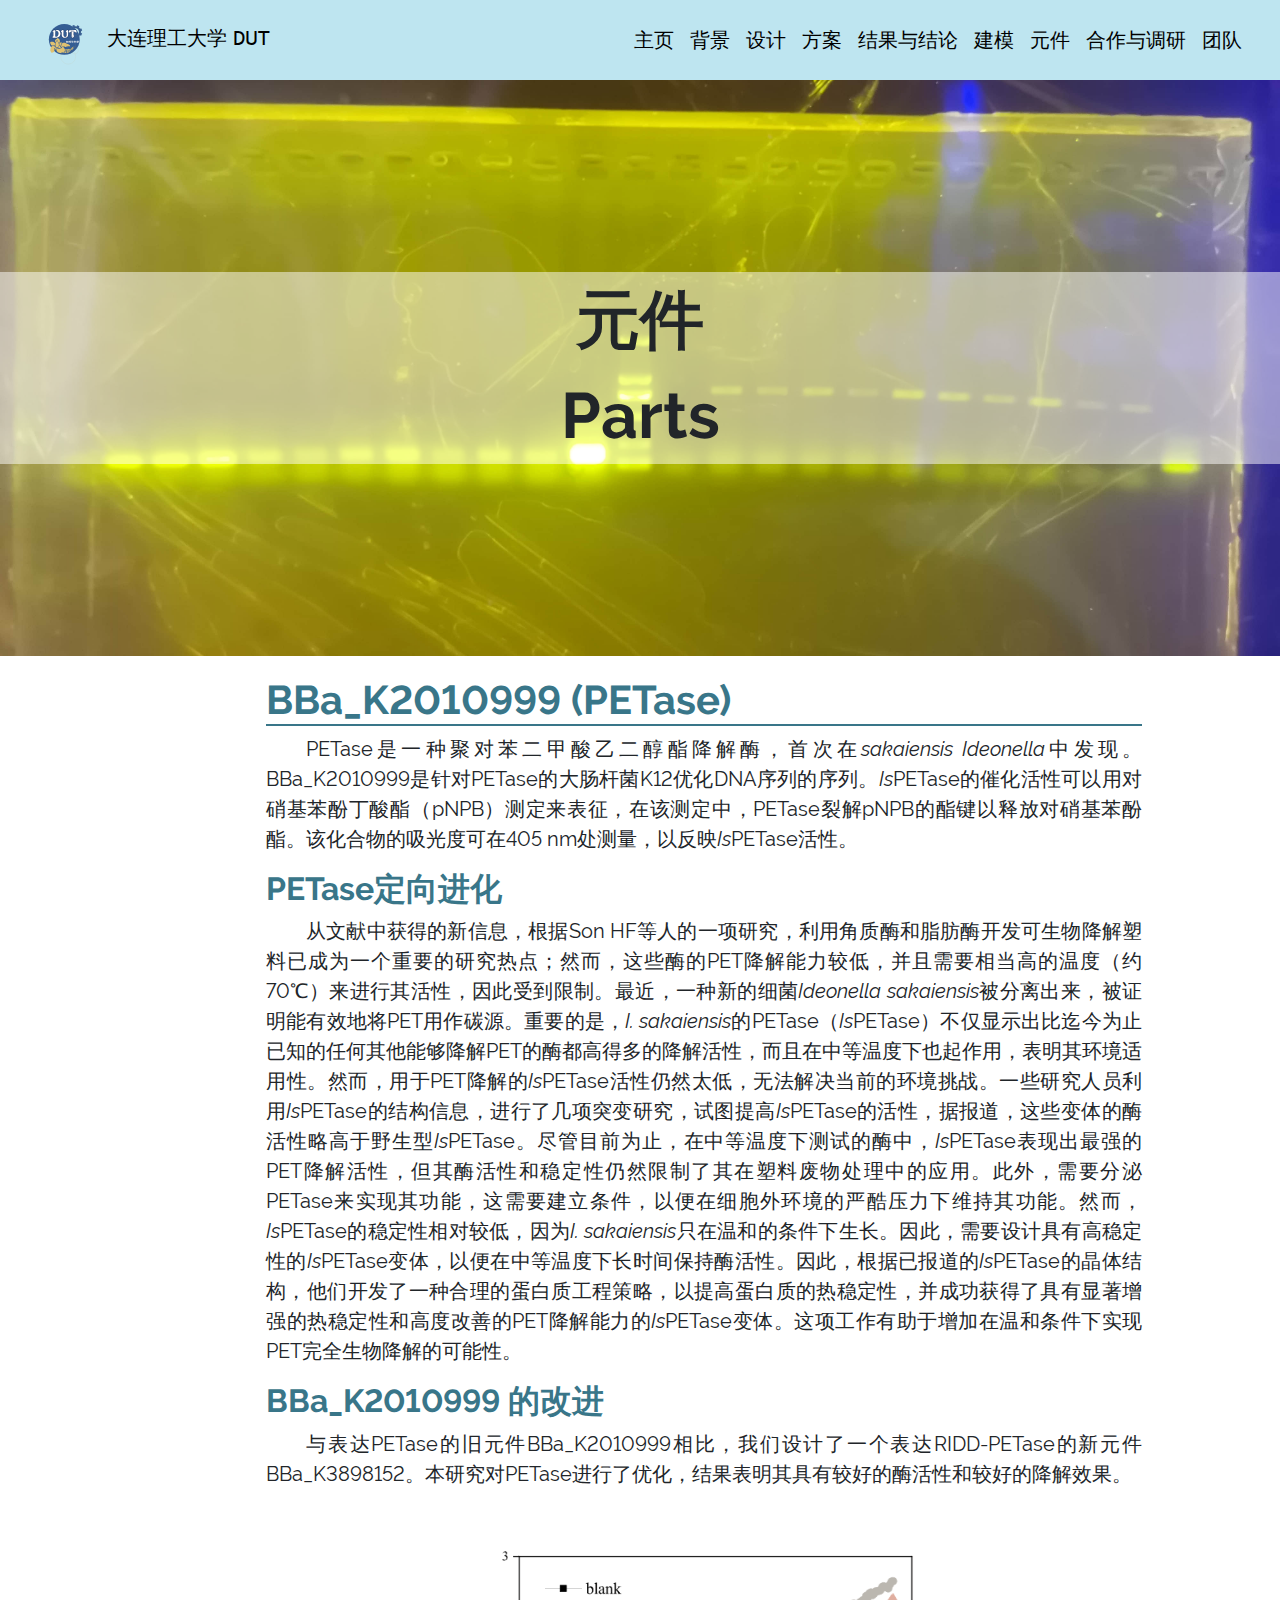
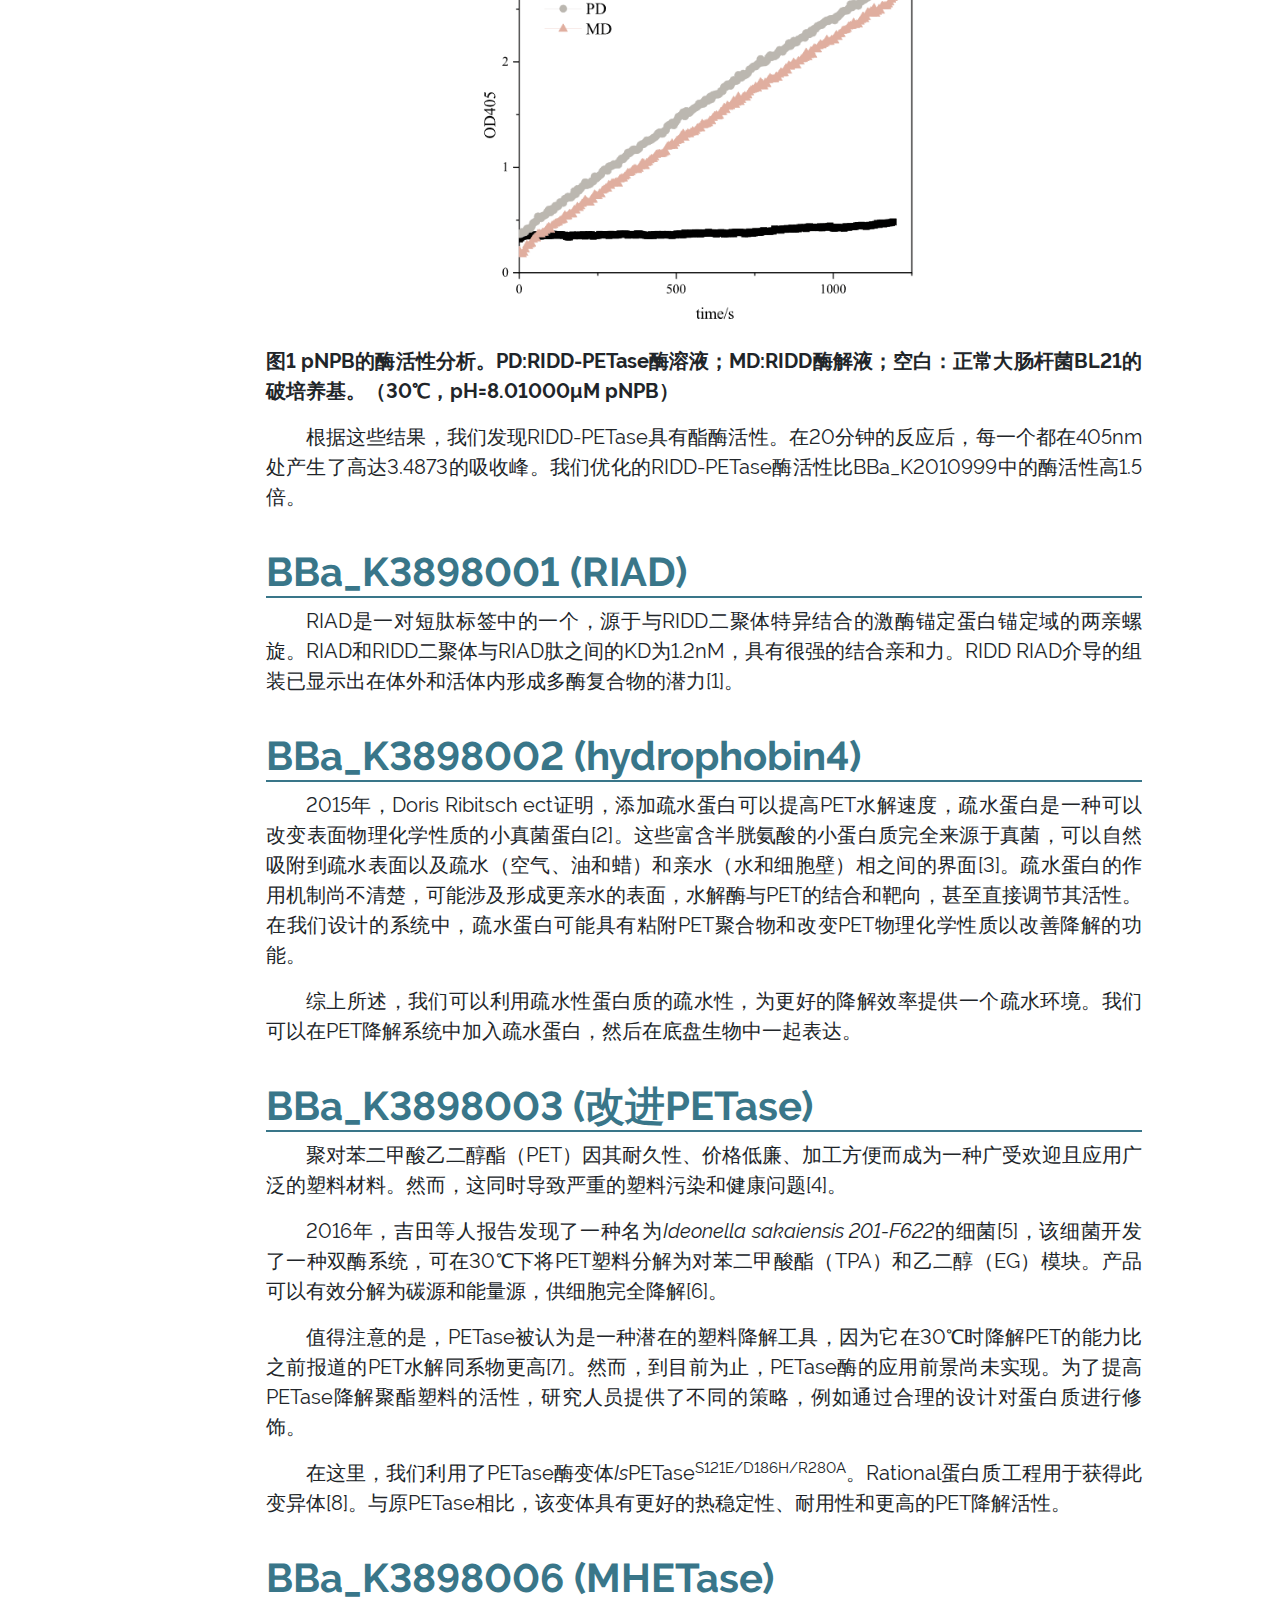
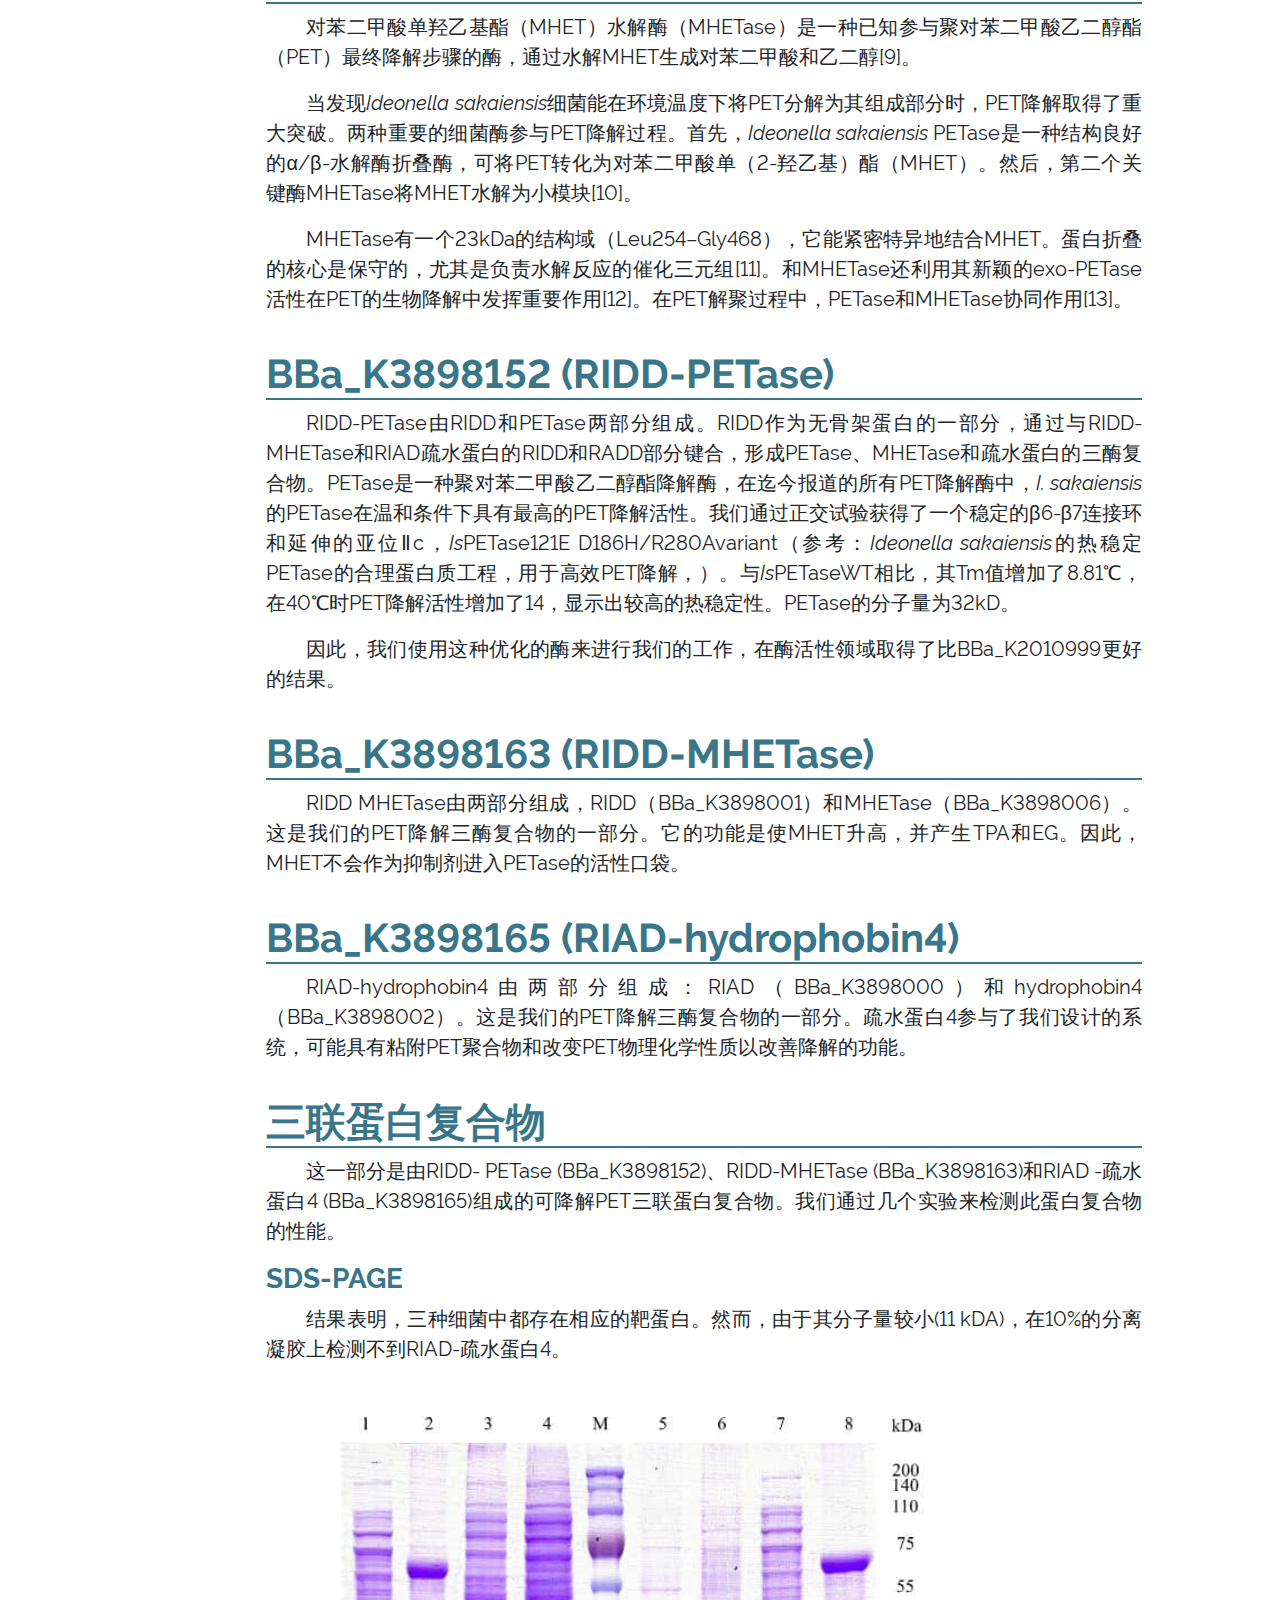
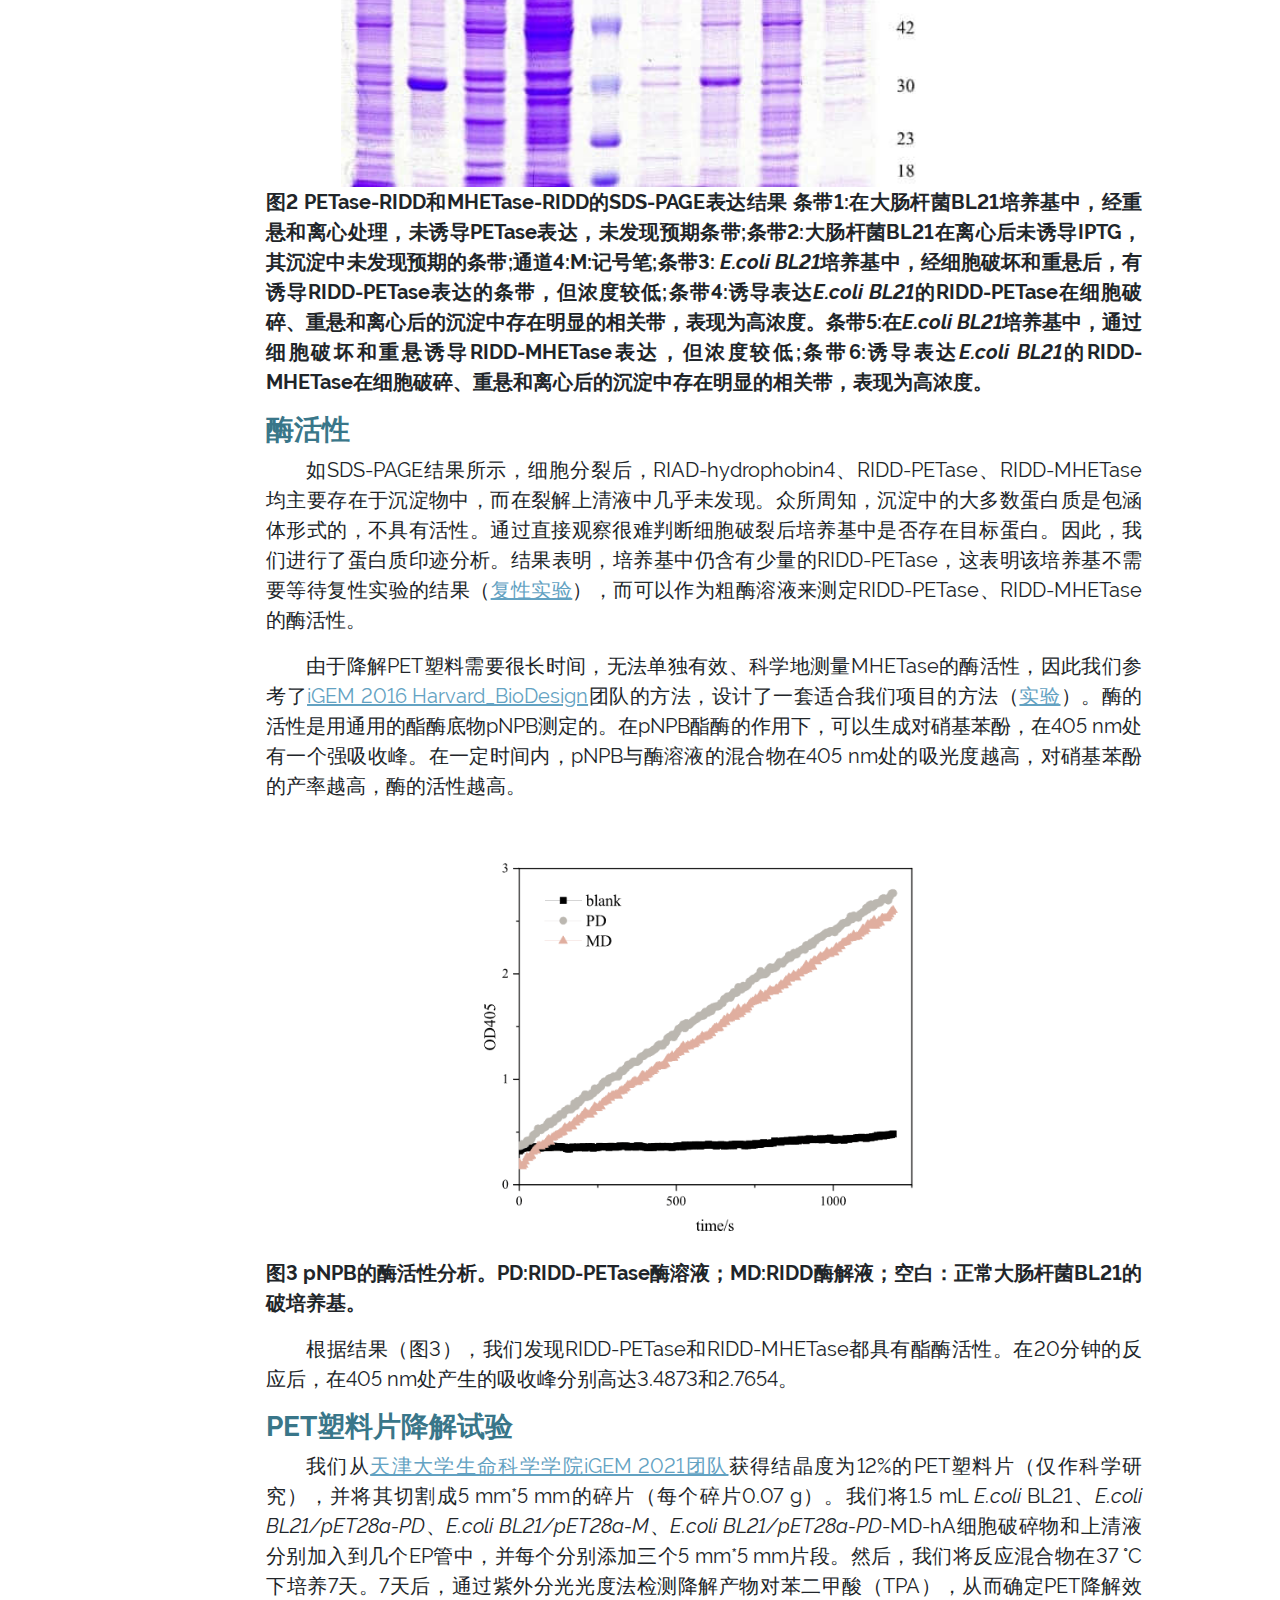
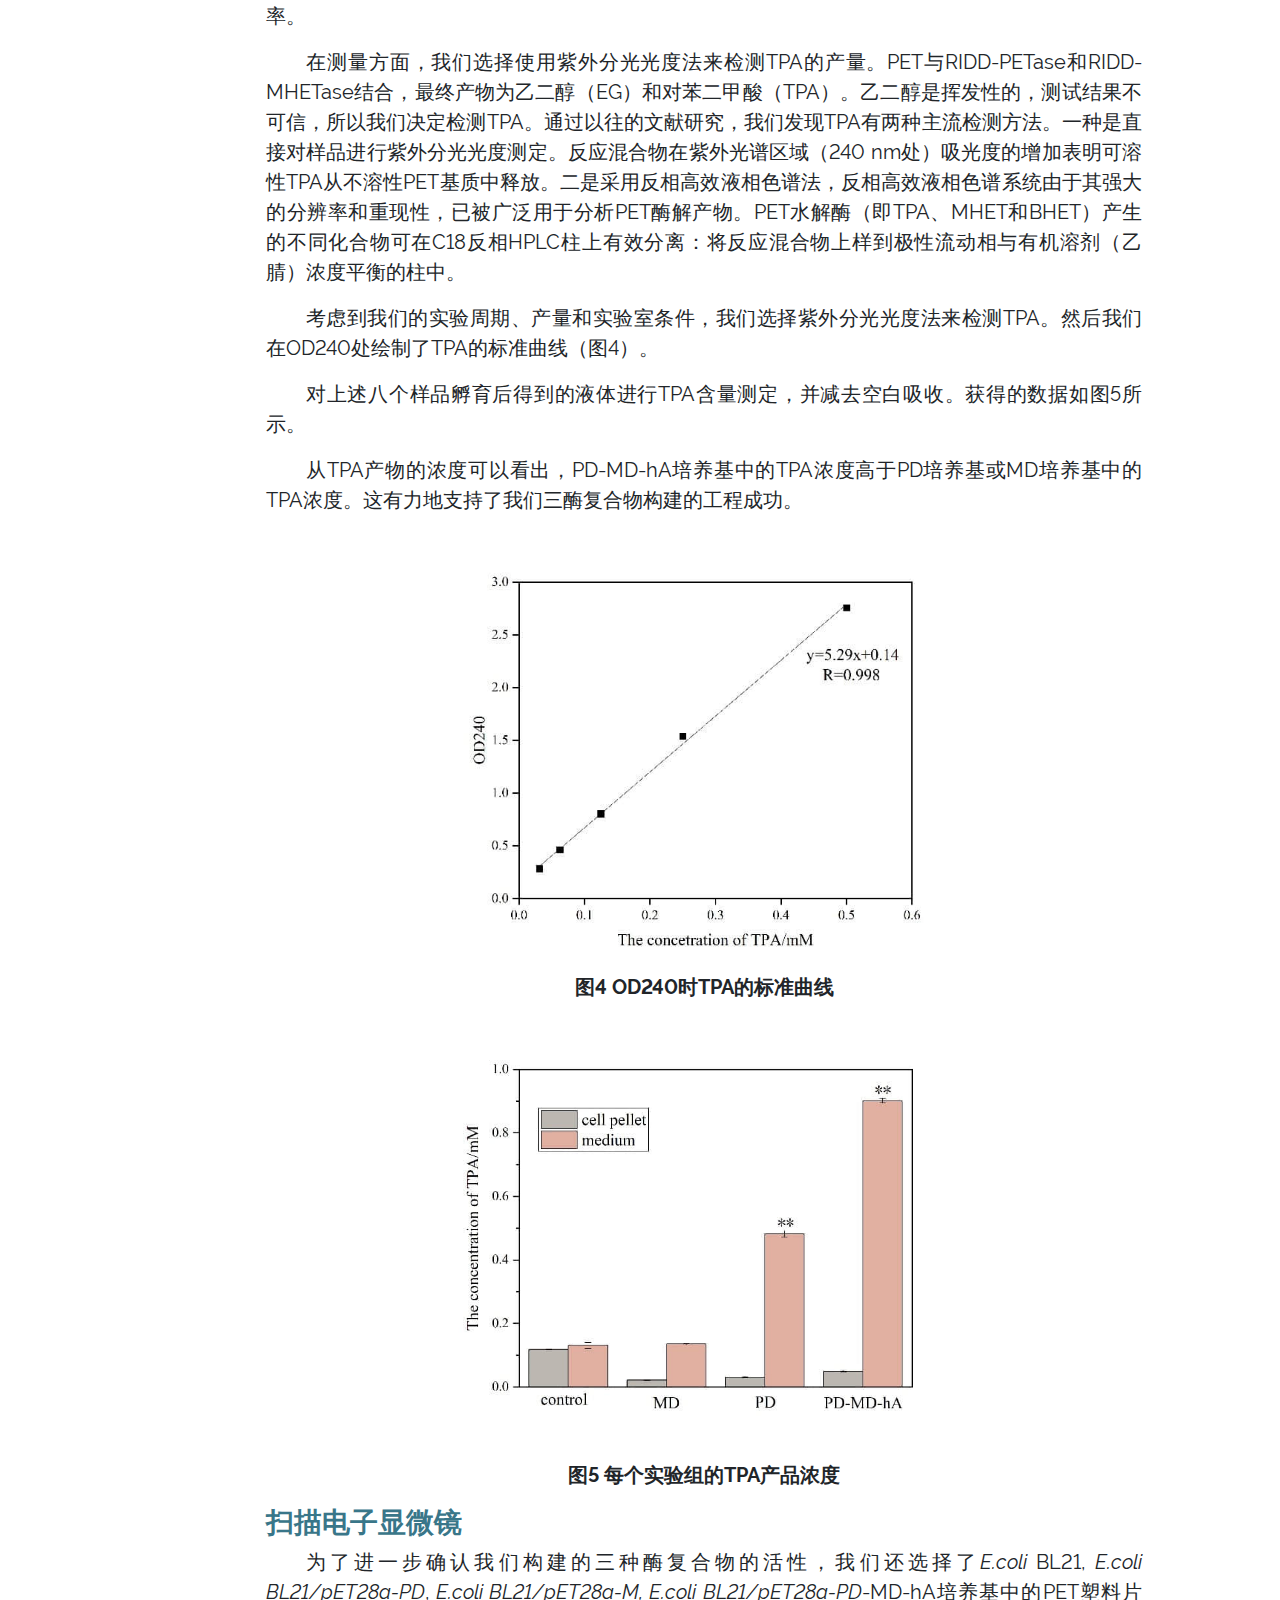
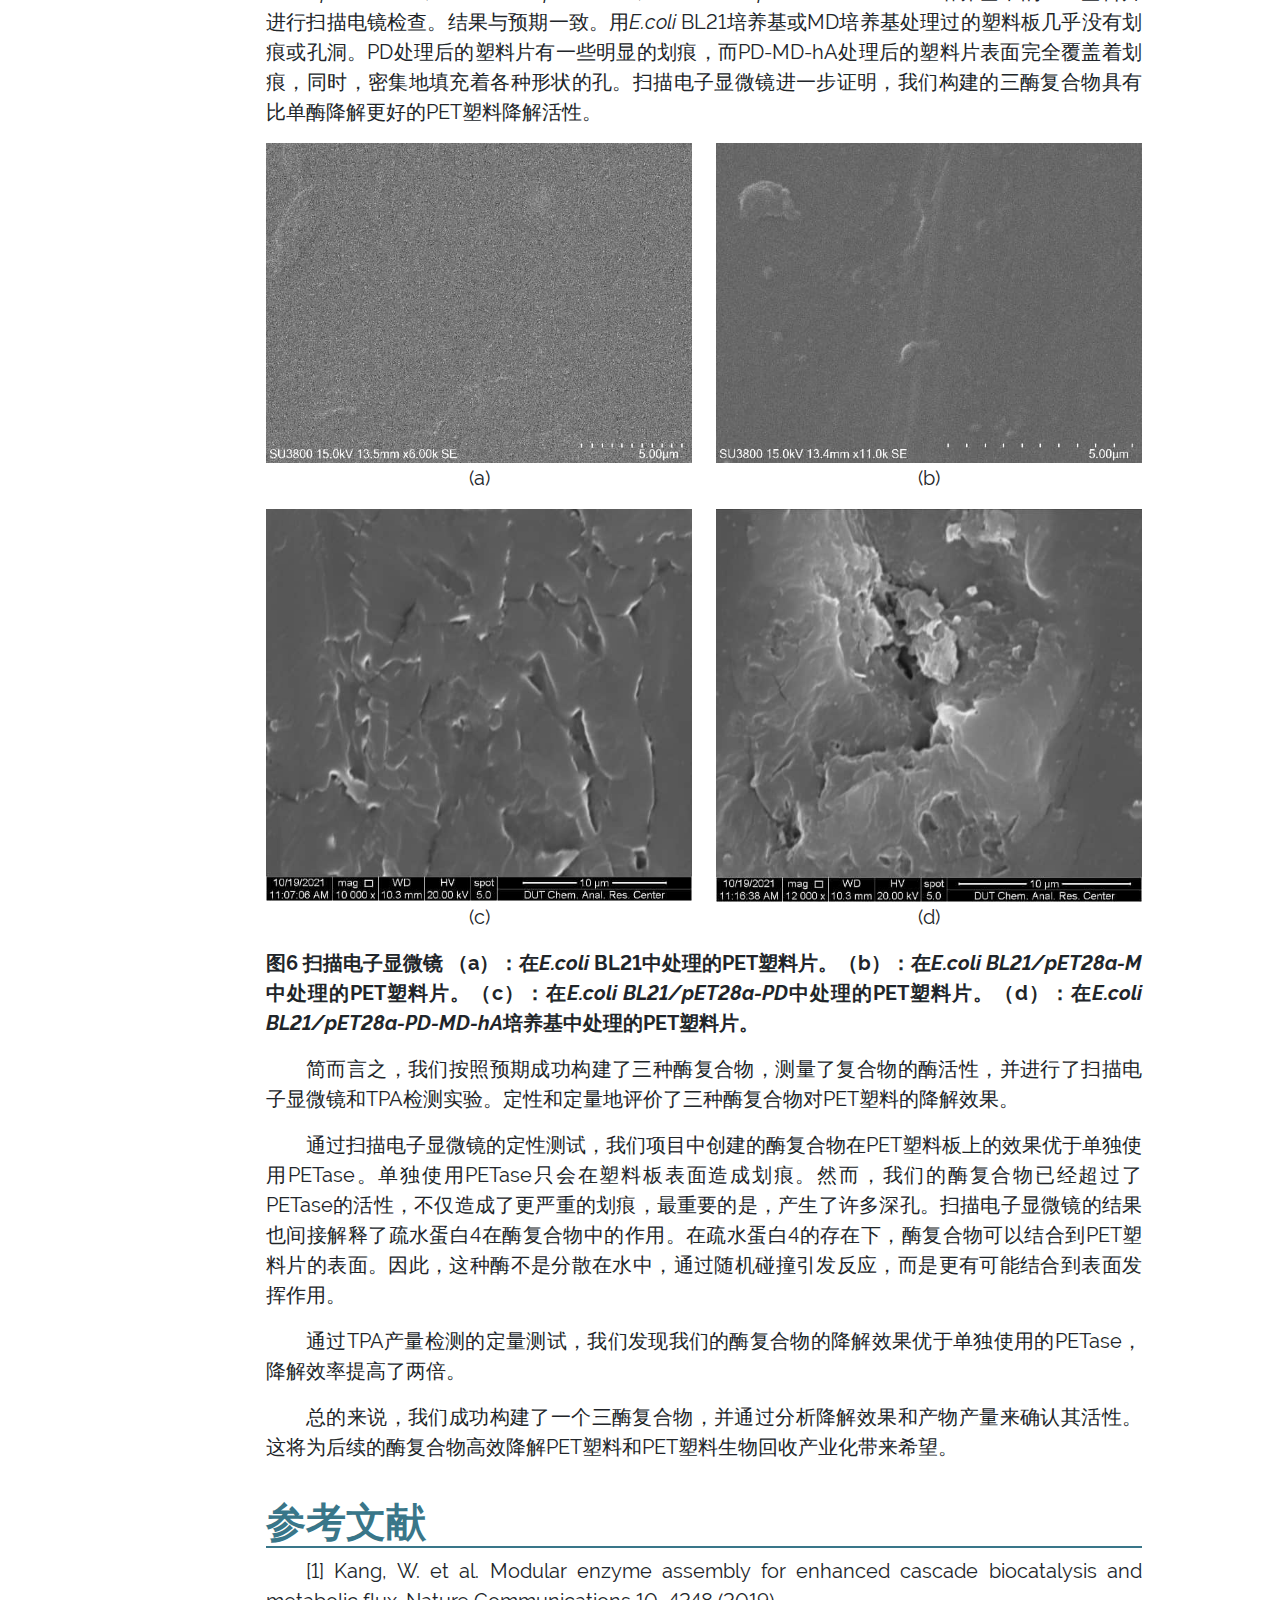
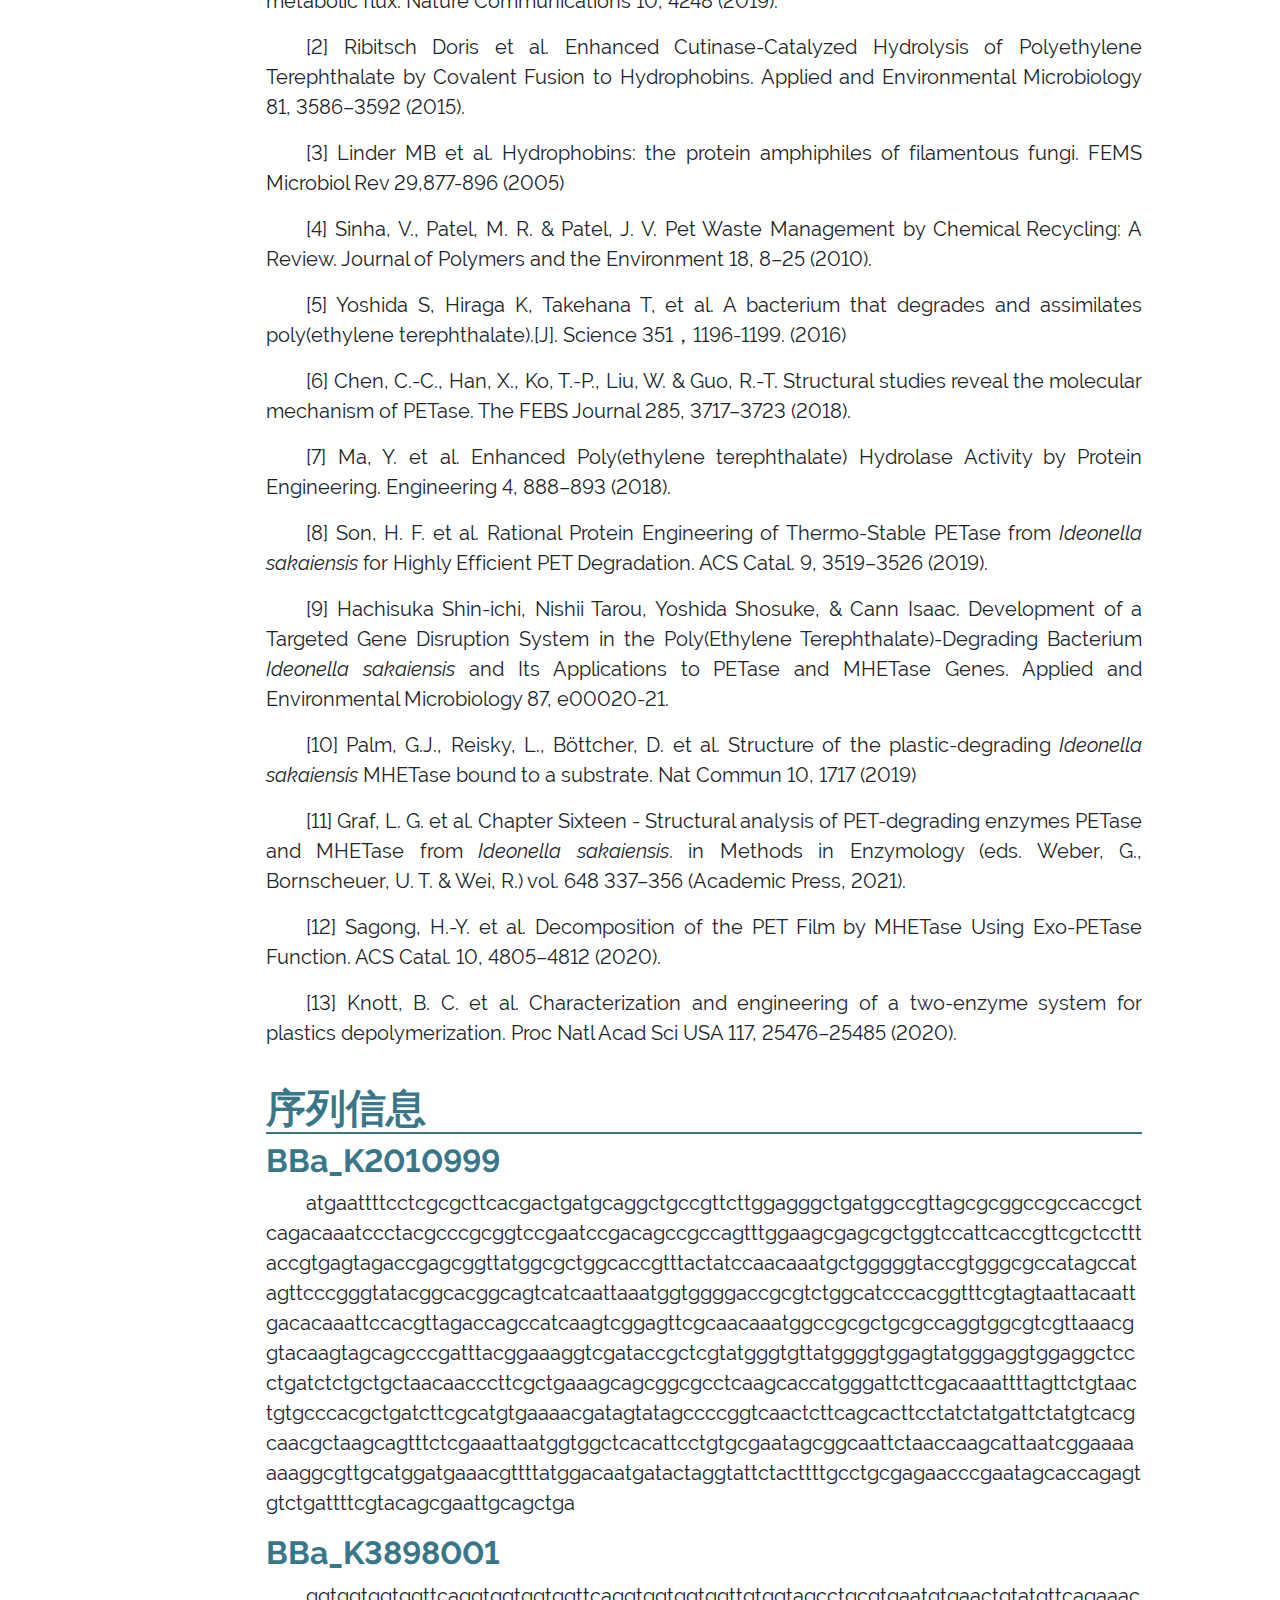
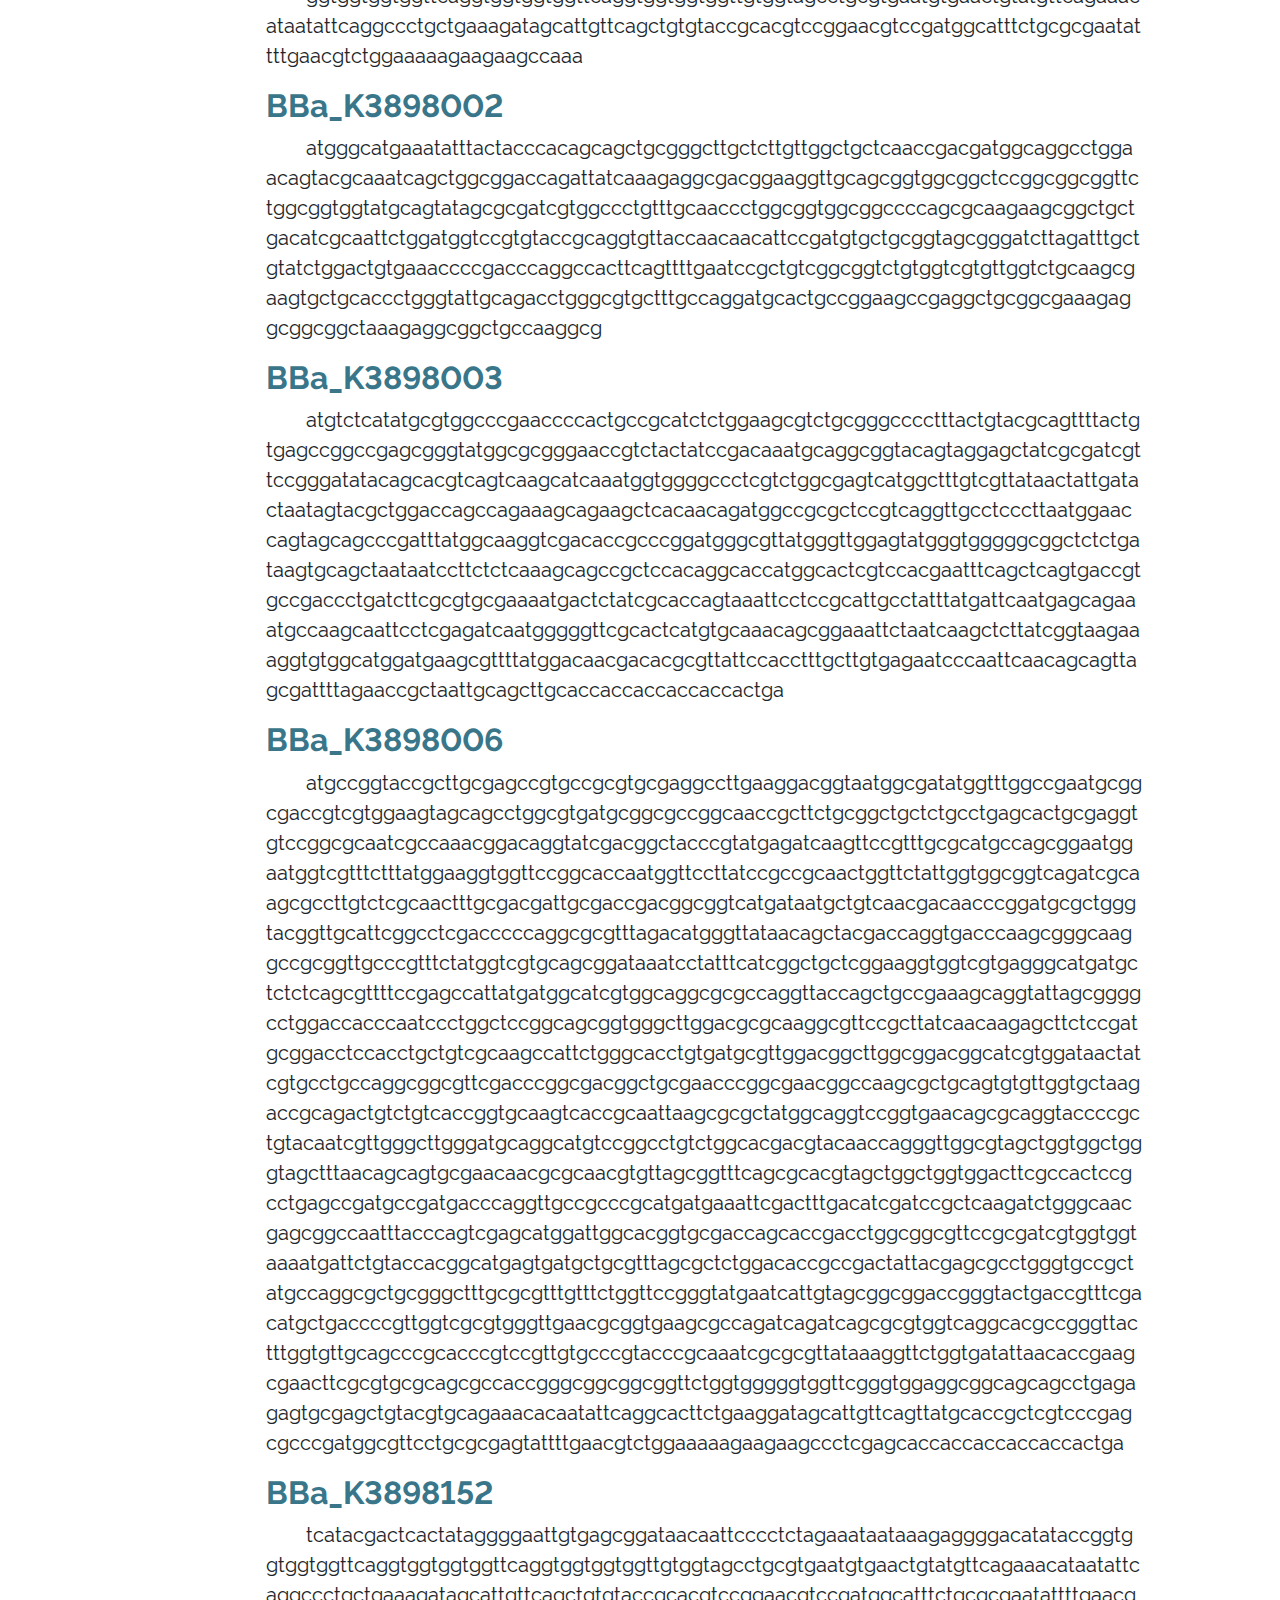
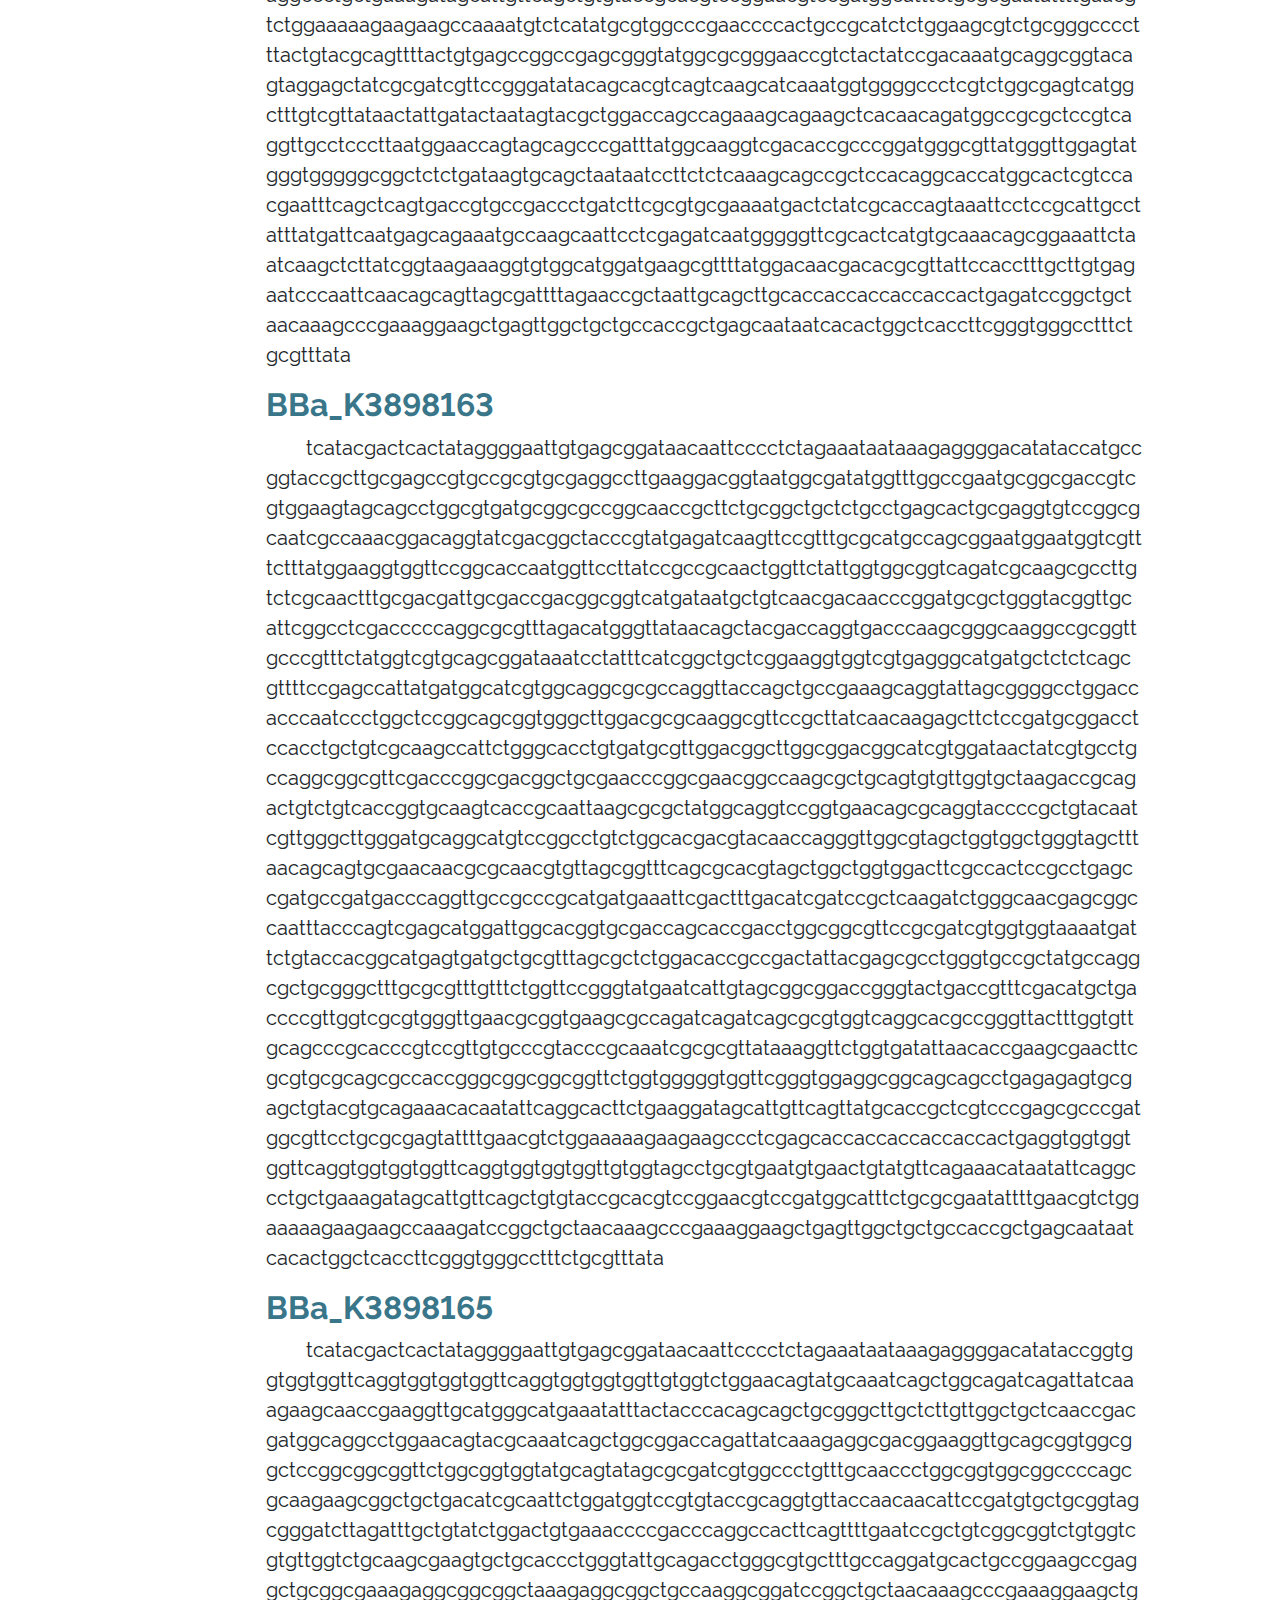
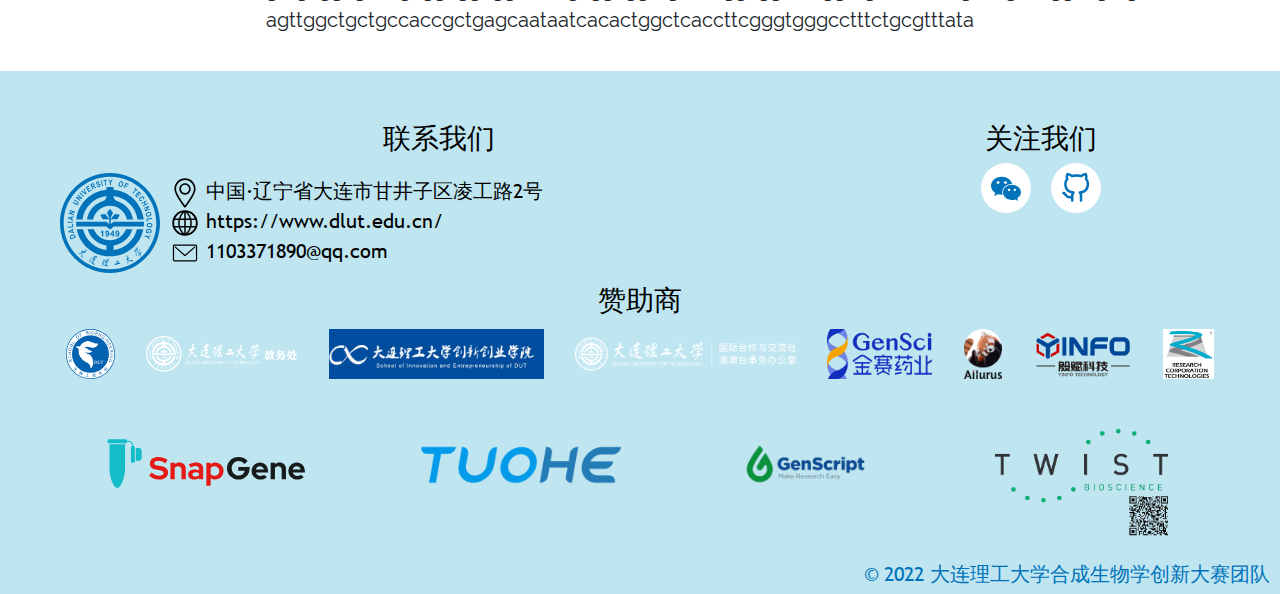
<file: code/Parts.html>
<!DOCTYPE html>
<html lang="zh">
<head>
    <meta charset="UTF-8">
    <title>元件 - DUT</title>
    <meta name="viewport" content="width=device-width, initial-scale=1, user-scalable=no">
    <script src="js/jquery.js"></script>
    <link rel="stylesheet" href="css/bootstrap.min.css">
    <script src="js/bootstrap.min.js"></script>
    <script src="js/vue.min.js"></script>
    <link rel="stylesheet" href="css/general.css">
    <script src="js/general.js"></script>
    <link rel="stylesheet" href="css/sidebar.css">
    <link rel="stylesheet" href="css/article.css">
    <script src="js/sidebar.js" defer></script>
</head>
<body>
<nav id="nav-bar" class="navbar navbar-expand-lg navbar-light sticky-top"></nav>
<div id="title" class="col-12" style='-o-background-image: url("img/title/parts.jpg");
    -moz-background-image: url("img/title/parts.jpg");
    -webkit-background-image: url("img/title/parts.jpg");
    background-image: url("img/title/parts.jpg");'>
    <div>元件<br/>Parts</div>
</div>
<div id="sidebar" v-bind:class="{'sidebar-active':isActive}">
    <table>
        <tr v-for="(value,key,index) in articles">
            <td>
                <canvas width="40" height="40" class="canvas"></canvas>
            </td>
            <td class="side-item" v-bind:class="{'side-item-active':itemActive[key]}">
                <a v-bind:href="'#article'+(key+1)" style="font-size: 12px;">
                    {{value.innerText}}
                </a>
            </td>
        </tr>
    </table>
</div>
<section id="main-text">
    <article class="article">
        <h1>BBa_K2010999 (PETase)</h1>
        <p>PETase是一种聚对苯二甲酸乙二醇酯降解酶，首次在<i>sakaiensis Ideonella</i>中发现。BBa_K2010999是针对PETase的大肠杆菌K12优化DNA序列的序列。<i>Is</i>PETase的催化活性可以用对硝基苯酚丁酸酯（pNPB）测定来表征，在该测定中，PETase裂解pNPB的酯键以释放对硝基苯酚酯。该化合物的吸光度可在405
            nm处测量，以反映<i>Is</i>PETase活性。</p>
        <h2>PETase定向进化</h2>
        <p>从文献中获得的新信息，根据Son
            HF等人的一项研究，利用角质酶和脂肪酶开发可生物降解塑料已成为一个重要的研究热点；然而，这些酶的PET降解能力较低，并且需要相当高的温度（约70℃）来进行其活性，因此受到限制。最近，一种新的细菌<i>Ideonella
                sakaiensis</i>被分离出来，被证明能有效地将PET用作碳源。重要的是，<i>I. sakaiensis</i>的PETase（<i>Is</i>PETase）不仅显示出比迄今为止已知的任何其他能够降解PET的酶都高得多的降解活性，而且在中等温度下也起作用，表明其环境适用性。然而，用于PET降解的<i>Is</i>PETase活性仍然太低，无法解决当前的环境挑战。一些研究人员利用<i>Is</i>PETase的结构信息，进行了几项突变研究，试图提高<i>Is</i>PETase的活性，据报道，这些变体的酶活性略高于野生型<i>Is</i>PETase。尽管目前为止，在中等温度下测试的酶中，<i>Is</i>PETase表现出最强的PET降解活性，但其酶活性和稳定性仍然限制了其在塑料废物处理中的应用。此外，需要分泌PETase来实现其功能，这需要建立条件，以便在细胞外环境的严酷压力下维持其功能。然而，<i>Is</i>PETase的稳定性相对较低，因为<i>I.
                sakaiensis</i>只在温和的条件下生长。因此，需要设计具有高稳定性的<i>Is</i>PETase变体，以便在中等温度下长时间保持酶活性。因此，根据已报道的<i>Is</i>PETase的晶体结构，他们开发了一种合理的蛋白质工程策略，以提高蛋白质的热稳定性，并成功获得了具有显著增强的热稳定性和高度改善的PET降解能力的<i>Is</i>PETase变体。这项工作有助于增加在温和条件下实现PET完全生物降解的可能性。
        </p>
        <h2>BBa_K2010999 的改进</h2>
        <p>与表达PETase的旧元件BBa_K2010999相比，我们设计了一个表达RIDD-PETase的新元件BBa_K3898152。本研究对PETase进行了优化，结果表明其具有较好的酶活性和较好的降解效果。</p>
        <div class="figures">
            <div class="row">
                <img src="img/result/es22.png" alt="" class="col-12 col-md-8 mx-auto">
            </div>
        </div>
        <p class="caption">图1 pNPB的酶活性分析。PD:RIDD-PETase酶溶液；MD:RIDD酶解液；空白：正常大肠杆菌BL21的破培养基。（30℃，pH=8.01000μM pNPB）</p>

        <p>
            根据这些结果，我们发现RIDD-PETase具有酯酶活性。在20分钟的反应后，每一个都在405nm处产生了高达3.4873的吸收峰。我们优化的RIDD-PETase酶活性比BBa_K2010999中的酶活性高1.5倍。</p>
    </article>
    <article class="article">
        <h1>BBa_K3898001 (RIAD)</h1>
        <p>RIAD是一对短肽标签中的一个，源于与RIDD二聚体特异结合的激酶锚定蛋白锚定域的两亲螺旋。RIAD和RIDD二聚体与RIAD肽之间的KD为1.2nM，具有很强的结合亲和力。RIDD
            RIAD介导的组装已显示出在体外和活体内形成多酶复合物的潜力[1]。</p>
    </article>
    <article class="article">
        <h1>BBa_K3898002 (hydrophobin4)</h1>
        <p>2015年，Doris Ribitsch
            ect证明，添加疏水蛋白可以提高PET水解速度，疏水蛋白是一种可以改变表面物理化学性质的小真菌蛋白[2]。这些富含半胱氨酸的小蛋白质完全来源于真菌，可以自然吸附到疏水表面以及疏水（空气、油和蜡）和亲水（水和细胞壁）相之间的界面[3]。疏水蛋白的作用机制尚不清楚，可能涉及形成更亲水的表面，水解酶与PET的结合和靶向，甚至直接调节其活性。在我们设计的系统中，疏水蛋白可能具有粘附PET聚合物和改变PET物理化学性质以改善降解的功能。</p>
        <p>综上所述，我们可以利用疏水性蛋白质的疏水性，为更好的降解效率提供一个疏水环境。我们可以在PET降解系统中加入疏水蛋白，然后在底盘生物中一起表达。</p>
    </article>
    <article class="article">
        <h1>BBa_K3898003 (改进PETase)</h1>
        <p>聚对苯二甲酸乙二醇酯（PET）因其耐久性、价格低廉、加工方便而成为一种广受欢迎且应用广泛的塑料材料。然而，这同时导致严重的塑料污染和健康问题[4]。</p>
        <p>2016年，吉田等人报告发现了一种名为<i>Ideonella sakaiensis 201-F622</i>的细菌[5]，该细菌开发了一种双酶系统，可在30℃下将PET塑料分解为对苯二甲酸酯（TPA）和乙二醇（EG）模块。产品可以有效分解为碳源和能量源，供细胞完全降解[6]。
        </p>
        <p>
            值得注意的是，PETase被认为是一种潜在的塑料降解工具，因为它在30℃时降解PET的能力比之前报道的PET水解同系物更高[7]。然而，到目前为止，PETase酶的应用前景尚未实现。为了提高PETase降解聚酯塑料的活性，研究人员提供了不同的策略，例如通过合理的设计对蛋白质进行修饰。</p>
        <p>在这里，我们利用了PETase酶变体<i>Is</i>PETase<sup>S121E/D186H/R280A</sup>。Rational蛋白质工程用于获得此变异体[8]。与原PETase相比，该变体具有更好的热稳定性、耐用性和更高的PET降解活性。
        </p>
    </article>
    <article class="article">
        <h1>BBa_K3898006 (MHETase)</h1>
        <p>对苯二甲酸单羟乙基酯（MHET）水解酶（MHETase）是一种已知参与聚对苯二甲酸乙二醇酯（PET）最终降解步骤的酶，通过水解MHET生成对苯二甲酸和乙二醇[9]。</p>
        <p>当发现<i>Ideonella sakaiensis</i>细菌能在环境温度下将PET分解为其组成部分时，PET降解取得了重大突破。两种重要的细菌酶参与PET降解过程。首先，<i>Ideonella
            sakaiensis</i> PETase是一种结构良好的α/β-水解酶折叠酶，可将PET转化为对苯二甲酸单（2-羟乙基）酯（MHET）。然后，第二个关键酶MHETase将MHET水解为小模块[10]。</p>
        <p>
            MHETase有一个23kDa的结构域（Leu254–Gly468），它能紧密特异地结合MHET。蛋白折叠的核心是保守的，尤其是负责水解反应的催化三元组[11]。和MHETase还利用其新颖的exo-PETase活性在PET的生物降解中发挥重要作用[12]。在PET解聚过程中，PETase和MHETase协同作用[13]。</p>
    </article>
    <article class="article">
        <h1>BBa_K3898152 (RIDD-PETase)</h1>
        <p>
            RIDD-PETase由RIDD和PETase两部分组成。RIDD作为无骨架蛋白的一部分，通过与RIDD-MHETase和RIAD疏水蛋白的RIDD和RADD部分键合，形成PETase、MHETase和疏水蛋白的三酶复合物。PETase是一种聚对苯二甲酸乙二醇酯降解酶，在迄今报道的所有PET降解酶中，<i>I.
            sakaiensis</i>的PETase在温和条件下具有最高的PET降解活性。我们通过正交试验获得了一个稳定的β6-β7连接环和延伸的亚位Ⅱc，<i>Is</i>PETase121E
            D186H/R280Avariant（参考：<i>Ideonella
            sakaiensis</i>的热稳定PETase的合理蛋白质工程，用于高效PET降解，）。与<i>Is</i>PETaseWT相比，其Tm值增加了8.81℃，在40℃时PET降解活性增加了14，显示出较高的热稳定性。PETase的分子量为32kD。
        </p>
        <p>因此，我们使用这种优化的酶来进行我们的工作，在酶活性领域取得了比BBa_K2010999更好的结果。</p>
    </article>
    <article class="article">
        <h1>BBa_K3898163 (RIDD-MHETase)</h1>
        <p>RIDD
            MHETase由两部分组成，RIDD（BBa_K3898001）和MHETase（BBa_K3898006）。这是我们的PET降解三酶复合物的一部分。它的功能是使MHET升高，并产生TPA和EG。因此，MHET不会作为抑制剂进入PETase的活性口袋。</p>
    </article>
    <article class="article">
        <h1>BBa_K3898165 (RIAD-hydrophobin4)</h1>
        <p>
            RIAD-hydrophobin4由两部分组成：RIAD（BBa_K3898000）和hydrophobin4（BBa_K3898002）。这是我们的PET降解三酶复合物的一部分。疏水蛋白4参与了我们设计的系统，可能具有粘附PET聚合物和改变PET物理化学性质以改善降解的功能。</p>
    </article>
    <article class="article">
        <h1>三联蛋白复合物</h1>
        <p>这一部分是由RIDD- PETase (BBa_K3898152)、RIDD-MHETase (BBa_K3898163)和RIAD -疏水蛋白4
            (BBa_K3898165)组成的可降解PET三联蛋白复合物。我们通过几个实验来检测此蛋白复合物的性能。</p>
        <h3>SDS-PAGE</h3>
        <p>结果表明，三种细菌中都存在相应的靶蛋白。然而，由于其分子量较小(11 kDA)，在10%的分离凝胶上检测不到RIAD-疏水蛋白4。</p>
        <div class="figures">
            <div class="row">
                <img src="img/result/es34.jpeg" alt="" class="col-12 col-md-10 mx-auto">
            </div>
        </div>
        <p class="caption">图2 PETase-RIDD和MHETase-RIDD的SDS-PAGE表达结果
            条带1:在大肠杆菌BL21培养基中，经重悬和离心处理，未诱导PETase表达，未发现预期条带;条带2:大肠杆菌BL21在离心后未诱导IPTG，其沉淀中未发现预期的条带;通道4:M:记号笔;条带3: <i>E.coli
                BL21</i>培养基中，经细胞破坏和重悬后，有诱导RIDD-PETase表达的条带，但浓度较低;条带4:诱导表达<i>E.coli BL21</i>的RIDD-PETase在细胞破碎、重悬和离心后的沉淀中存在明显的相关带，表现为高浓度。条带5:在<i>E.coli
                BL21</i>培养基中，通过细胞破坏和重悬诱导RIDD-MHETase表达，但浓度较低;条带6:诱导表达<i>E.coli BL21</i>的RIDD-MHETase在细胞破碎、重悬和离心后的沉淀中存在明显的相关带，表现为高浓度。
        </p>

        <h3>酶活性</h3>
        <p>
            如SDS-PAGE结果所示，细胞分裂后，RIAD-hydrophobin4、RIDD-PETase、RIDD-MHETase均主要存在于沉淀物中，而在裂解上清液中几乎未发现。众所周知，沉淀中的大多数蛋白质是包涵体形式的，不具有活性。通过直接观察很难判断细胞破裂后培养基中是否存在目标蛋白。因此，我们进行了蛋白质印迹分析。结果表明，培养基中仍含有少量的RIDD-PETase，这表明该培养基不需要等待复性实验的结果（<a
                href="Protocol.html" target="_blank">复性实验</a>），而可以作为粗酶溶液来测定RIDD-PETase、RIDD-MHETase的酶活性。</p>
        <p>由于降解PET塑料需要很长时间，无法单独有效、科学地测量MHETase的酶活性，因此我们参考了<a href="http://2016.igem.org/Team:Harvard_BioDesign"
                                                             target="_blank">iGEM 2016 Harvard_BioDesign</a>团队的方法，设计了一套适合我们项目的方法（<a
                href="Protocol.html" target="_blank">实验</a>）。酶的活性是用通用的酯酶底物pNPB测定的。在pNPB酯酶的作用下，可以生成对硝基苯酚，在405
            nm处有一个强吸收峰。在一定时间内，pNPB与酶溶液的混合物在405 nm处的吸光度越高，对硝基苯酚的产率越高，酶的活性越高。</p>

        <div class="figures">
            <div class="row">
                <img src="img/result/es22.png" alt="" class="col-12 col-md-8 mx-auto">
            </div>
        </div>
        <p class="caption">图3 pNPB的酶活性分析。PD:RIDD-PETase酶溶液；MD:RIDD酶解液；空白：正常大肠杆菌BL21的破培养基。</p>

        <p>根据结果（图3），我们发现RIDD-PETase和RIDD-MHETase都具有酯酶活性。在20分钟的反应后，在405 nm处产生的吸收峰分别高达3.4873和2.7654。</p>

        <h3>PET塑料片降解试验</h3>
        <p>我们从<a href="http://2021.igem.org/Team:TJUSLS_China" target="_blank">天津大学生命科学学院iGEM 2021团队</a>获得结晶度为12%的PET塑料片（仅作科学研究），并将其切割成5
            mm*5 mm的碎片（每个碎片0.07 g）。我们将1.5 mL <i>E.coli</i> BL21、<i>E.coli
                BL21/pET28a-PD</i>、<i>E.coli BL21/pET28a-M</i>、<i>E.coli BL21/pET28a-PD</i>-MD-hA细胞破碎物和上清液分别加入到几个EP管中，并每个分别添加三个5
            mm*5 mm片段。然后，我们将反应混合物在37 °C下培养7天。7天后，通过紫外分光光度法检测降解产物对苯二甲酸（TPA），从而确定PET降解效率。</p>
        <p>
            在测量方面，我们选择使用紫外分光光度法来检测TPA的产量。PET与RIDD-PETase和RIDD-MHETase结合，最终产物为乙二醇（EG）和对苯二甲酸（TPA）。乙二醇是挥发性的，测试结果不可信，所以我们决定检测TPA。通过以往的文献研究，我们发现TPA有两种主流检测方法。一种是直接对样品进行紫外分光光度测定。反应混合物在紫外光谱区域（240
            nm处）吸光度的增加表明可溶性TPA从不溶性PET基质中释放。二是采用反相高效液相色谱法，反相高效液相色谱系统由于其强大的分辨率和重现性，已被广泛用于分析PET酶解产物。PET水解酶（即TPA、MHET和BHET）产生的不同化合物可在C18反相HPLC柱上有效分离：将反应混合物上样到极性流动相与有机溶剂（乙腈）浓度平衡的柱中。</p>
        <p>考虑到我们的实验周期、产量和实验室条件，我们选择紫外分光光度法来检测TPA。然后我们在OD240处绘制了TPA的标准曲线（图4）。</p>
        <p>对上述八个样品孵育后得到的液体进行TPA含量测定，并减去空白吸收。获得的数据如图5所示。</p>
        <p>从TPA产物的浓度可以看出，PD-MD-hA培养基中的TPA浓度高于PD培养基或MD培养基中的TPA浓度。这有力地支持了我们三酶复合物构建的工程成功。</p>
        <div class="figures">
            <div class="row">
                <img src="img/result/es36.jpeg" alt="" class="col-12 col-md-8 mx-auto">
            </div>
        </div>
        <p class="caption text-md-center">图4 OD240时TPA的标准曲线</p>

        <div class="figures">
            <div class="row">
                <img src="img/result/es37.jpeg" alt="" class="col-12 col-md-8 mx-auto">
            </div>
        </div>
        <p class="caption text-md-center">图5 每个实验组的TPA产品浓度</p>

        <h3>扫描电子显微镜</h3>
        <p>为了进一步确认我们构建的三种酶复合物的活性，我们还选择了<i>E.coli</i> BL21, <i>E.coli BL21/pET28a-PD</i>, <i>E.coli BL21/pET28a-M,</i>
            <i>E.coli
                BL21/pET28a-PD</i>-MD-hA培养基中的PET塑料片进行扫描电镜检查。结果与预期一致。用<i>E.coli</i>
            BL21培养基或MD培养基处理过的塑料板几乎没有划痕或孔洞。PD处理后的塑料片有一些明显的划痕，而PD-MD-hA处理后的塑料片表面完全覆盖着划痕，同时，密集地填充着各种形状的孔。扫描电子显微镜进一步证明，我们构建的三酶复合物具有比单酶降解更好的PET塑料降解活性。
        </p>
        <div class="figures">
            <div class="row">
                <div class="col-12 col-md-6">
                    <img src="img/result/es38.jpeg" alt="">
                    <p>(a)</p>
                </div>
                <div class="col-12 col-md-6">
                    <img src="img/result/es39.jpeg" alt="">
                    <p>(b)</p>
                </div>
            </div>
            <div class="row">
                <div class="col-12 col-md-6">
                    <img src="img/result/es310.jpeg" alt="">
                    <p>(c)</p>
                </div>
                <div class="col-12 col-md-6">
                    <img src="img/result/es311.jpeg" alt="">
                    <p>(d)</p>
                </div>
            </div>
        </div>

        <p class="caption">图6 扫描电子显微镜 （a）：在<i>E.coli</i> BL21中处理的PET塑料片。（b）：在<i>E.coli BL21/pET28a-M </i>中处理的PET塑料片。（c）：在<i>E.coli
            BL21/pET28a-PD</i>中处理的PET塑料片。（d）：在<i>E.coli BL21/pET28a-PD-MD-hA</i>培养基中处理的PET塑料片。
        </p>
        <p>简而言之，我们按照预期成功构建了三种酶复合物，测量了复合物的酶活性，并进行了扫描电子显微镜和TPA检测实验。定性和定量地评价了三种酶复合物对PET塑料的降解效果。</p>
        <p>
            通过扫描电子显微镜的定性测试，我们项目中创建的酶复合物在PET塑料板上的效果优于单独使用PETase。单独使用PETase只会在塑料板表面造成划痕。然而，我们的酶复合物已经超过了PETase的活性，不仅造成了更严重的划痕，最重要的是，产生了许多深孔。扫描电子显微镜的结果也间接解释了疏水蛋白4在酶复合物中的作用。在疏水蛋白4的存在下，酶复合物可以结合到PET塑料片的表面。因此，这种酶不是分散在水中，通过随机碰撞引发反应，而是更有可能结合到表面发挥作用。</p>
        <p>通过TPA产量检测的定量测试，我们发现我们的酶复合物的降解效果优于单独使用的PETase，降解效率提高了两倍。</p>
        <p>总的来说，我们成功构建了一个三酶复合物，并通过分析降解效果和产物产量来确认其活性。这将为后续的酶复合物高效降解PET塑料和PET塑料生物回收产业化带来希望。</p>

    </article>
    <article class="article">
        <h1>参考文献</h1>
        <p>[1] Kang, W. et al. Modular enzyme assembly for enhanced cascade biocatalysis and metabolic flux. Nature
            Communications 10, 4248 (2019).</p>
        <p>[2] Ribitsch Doris et al. Enhanced Cutinase-Catalyzed Hydrolysis of Polyethylene Terephthalate by Covalent
            Fusion to Hydrophobins. Applied and Environmental Microbiology 81, 3586–3592 (2015).</p>
        <p>[3] Linder MB et al. Hydrophobins: the protein amphiphiles of filamentous fungi. FEMS Microbiol Rev
            29,877-896 (2005)</p>
        <p>[4] Sinha, V., Patel, M. R. & Patel, J. V. Pet Waste Management by Chemical Recycling: A Review. Journal of
            Polymers and the Environment 18, 8–25 (2010).</p>
        <p>[5] Yoshida S, Hiraga K, Takehana T, et al. A bacterium that degrades and assimilates poly(ethylene
            terephthalate).[J]. Science 351，1196-1199. (2016)</p>
        <p>[6] Chen, C.-C., Han, X., Ko, T.-P., Liu, W. & Guo, R.-T. Structural studies reveal the molecular mechanism
            of PETase. The FEBS Journal 285, 3717–3723 (2018).</p>
        <p>[7] Ma, Y. et al. Enhanced Poly(ethylene terephthalate) Hydrolase Activity by Protein Engineering.
            Engineering 4, 888–893 (2018).</p>
        <p>[8] Son, H. F. et al. Rational Protein Engineering of Thermo-Stable PETase from <i>Ideonella sakaiensis</i>
            for
            Highly Efficient PET Degradation. ACS Catal. 9, 3519–3526 (2019).</p>
        <p>[9] Hachisuka Shin-ichi, Nishii Tarou, Yoshida Shosuke, & Cann Isaac. Development of a Targeted Gene
            Disruption System in the Poly(Ethylene Terephthalate)-Degrading Bacterium <i>Ideonella sakaiensis</i> and
            Its
            Applications to PETase and MHETase Genes. Applied and Environmental Microbiology 87, e00020-21.</p>
        <p>[10] Palm, G.J., Reisky, L., Böttcher, D. et al. Structure of the plastic-degrading <i>Ideonella
            sakaiensis</i>
            MHETase bound to a substrate. Nat Commun 10, 1717 (2019)</p>
        <p>[11] Graf, L. G. et al. Chapter Sixteen - Structural analysis of PET-degrading enzymes PETase and MHETase
            from <i>Ideonella sakaiensis</i>. in Methods in Enzymology (eds. Weber, G., Bornscheuer, U. T. & Wei, R.)
            vol. 648
            337–356 (Academic Press, 2021).</p>
        <p>[12] Sagong, H.-Y. et al. Decomposition of the PET Film by MHETase Using Exo-PETase Function. ACS Catal. 10,
            4805–4812 (2020).</p>
        <p>[13] Knott, B. C. et al. Characterization and engineering of a two-enzyme system for plastics
            depolymerization. Proc Natl Acad Sci USA 117, 25476–25485 (2020).</p>

    </article>
    <article class="article" style="word-break: break-all">
        <h1>序列信息</h1>
        <h2>BBa_K2010999</h2>
        <p>
            [base64]</p>

        <h2>BBa_K3898001</h2>
        <p>
            ggtggtggtggttcaggtggtggtggttcaggtggtggtggttgtggtagcctgcgtgaatgtgaactgtatgttcagaaacataatattcaggccctgctgaaagatagcattgttcagctgtgtaccgcacgtccggaacgtccgatggcatttctgcgcgaatattttgaacgtctggaaaaagaagaagccaaa</p>

        <h2>BBa_K3898002</h2>
        <p>
            [base64]</p>

        <h2>BBa_K3898003</h2>
        <p>
            [base64]</p>

        <h2>BBa_K3898006</h2>
        <p>
            [base64]</p>

        <h2>BBa_K3898152</h2>
        <p>
            [base64]</p>

        <h2>BBa_K3898163</h2>
        <p>
            [base64]</p>

        <h2>BBa_K3898165</h2>
        <p>
            [base64]</p>

    </article>
</section>
<div id="footer-point"></div>
<script>
    //About the top-scroll--linked to general.js
    window.onload = init;
</script>
<script>
    $(document).ready(function () {
        $('#nav-bar').load('top.html');
        $('#footer-point').load('footer.html');
    });
</script>
</body>
</html>
</file>
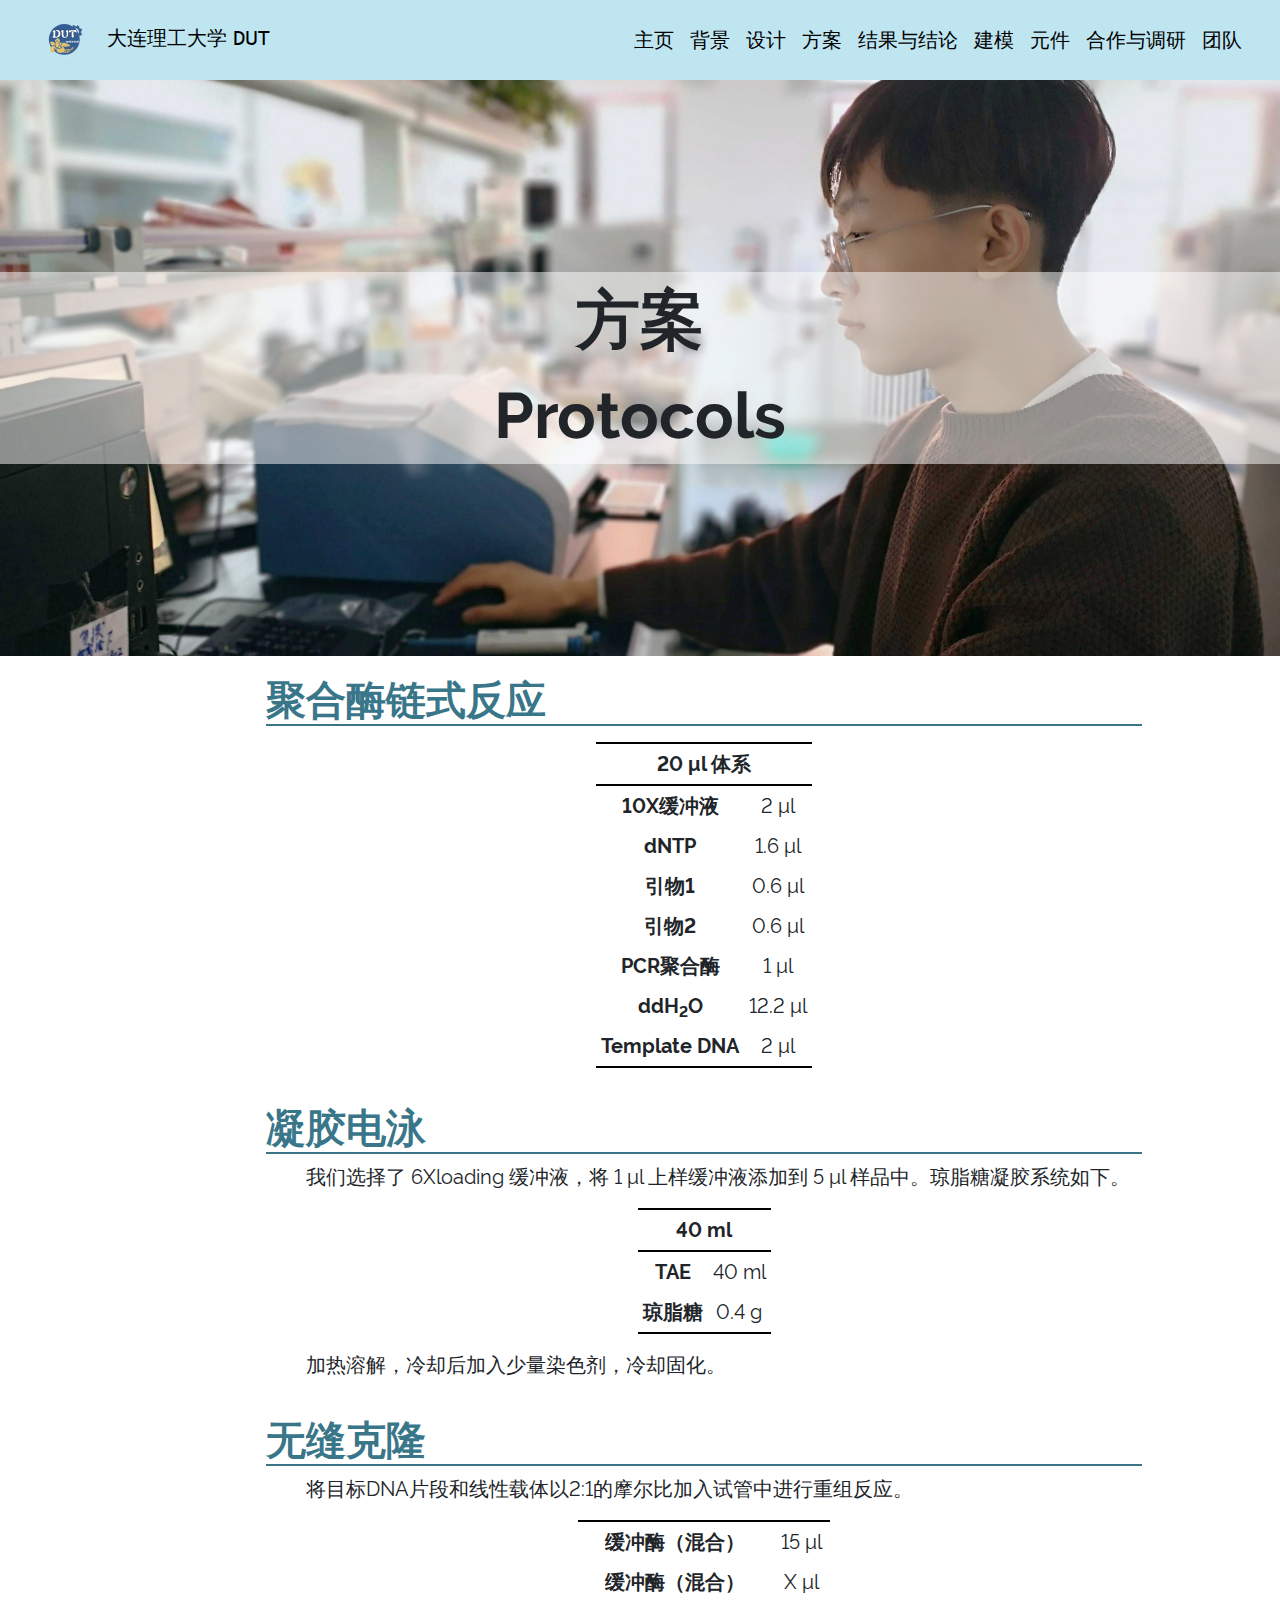
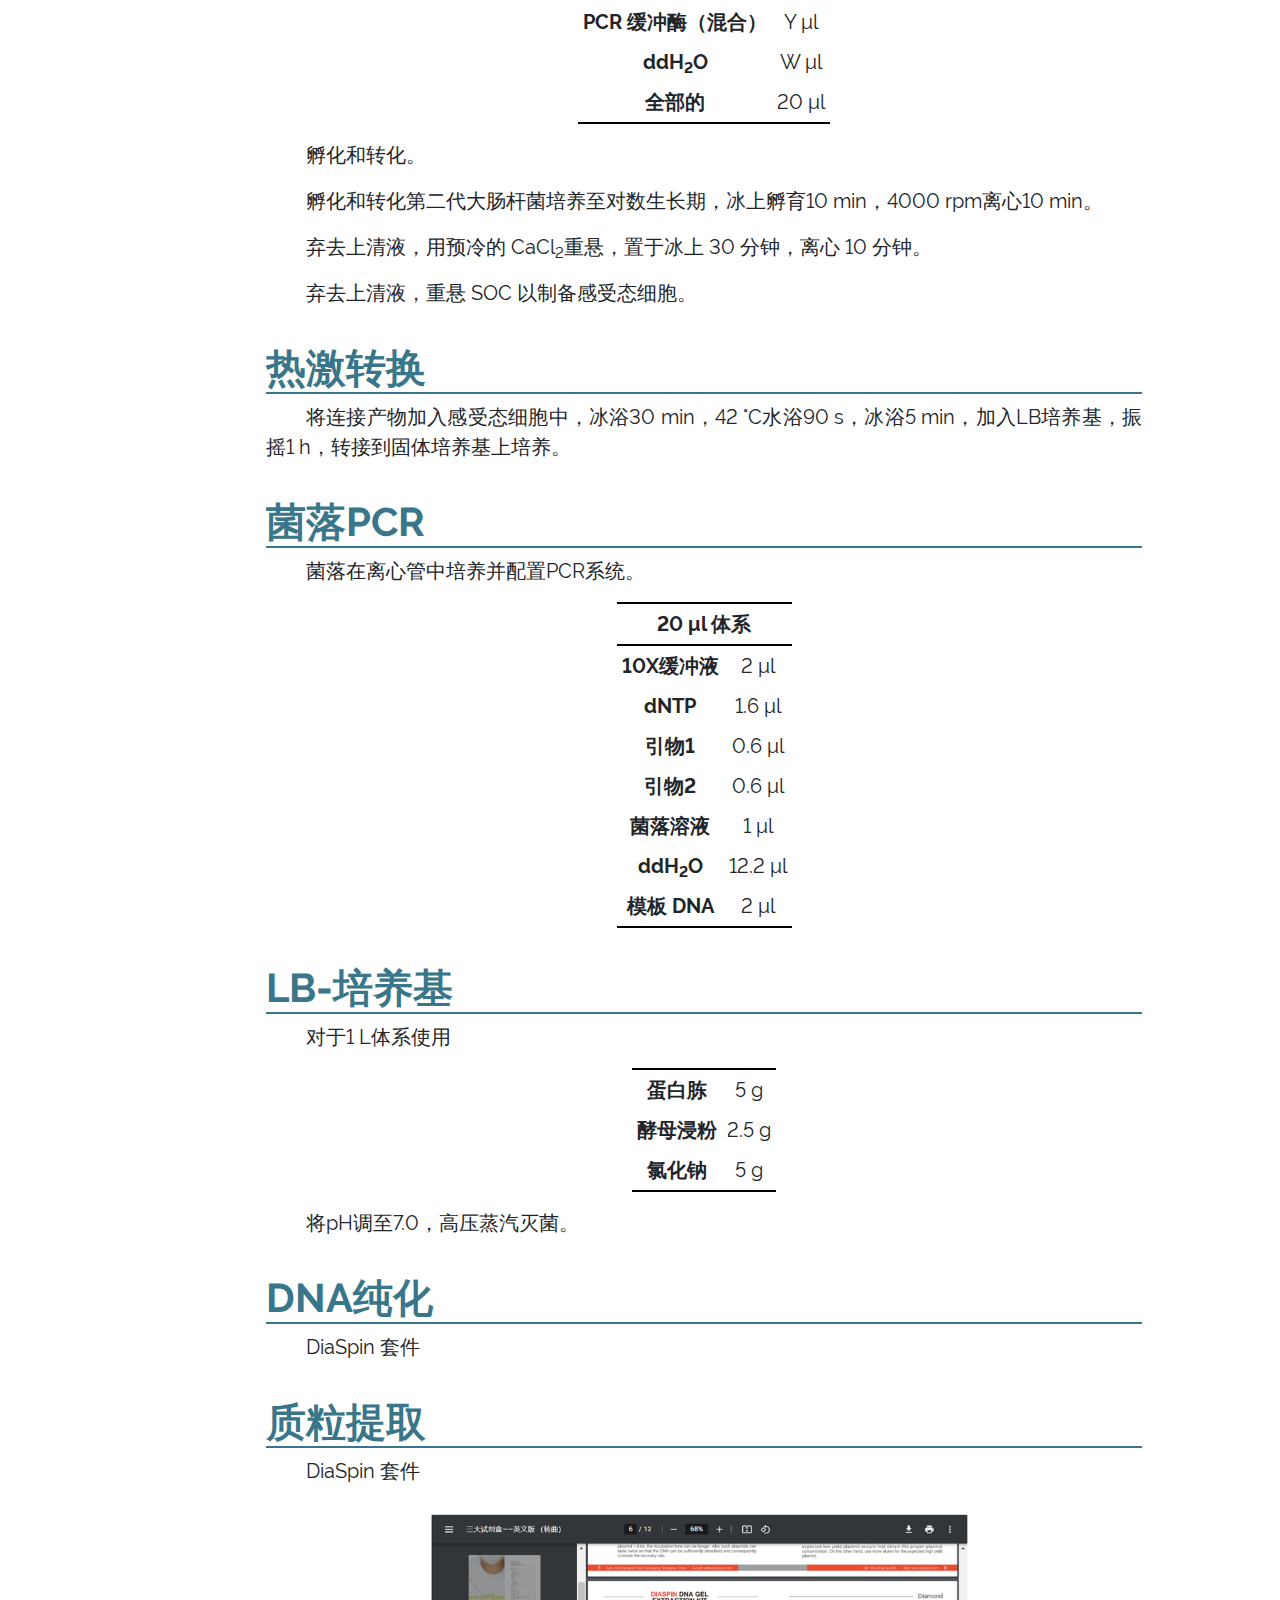
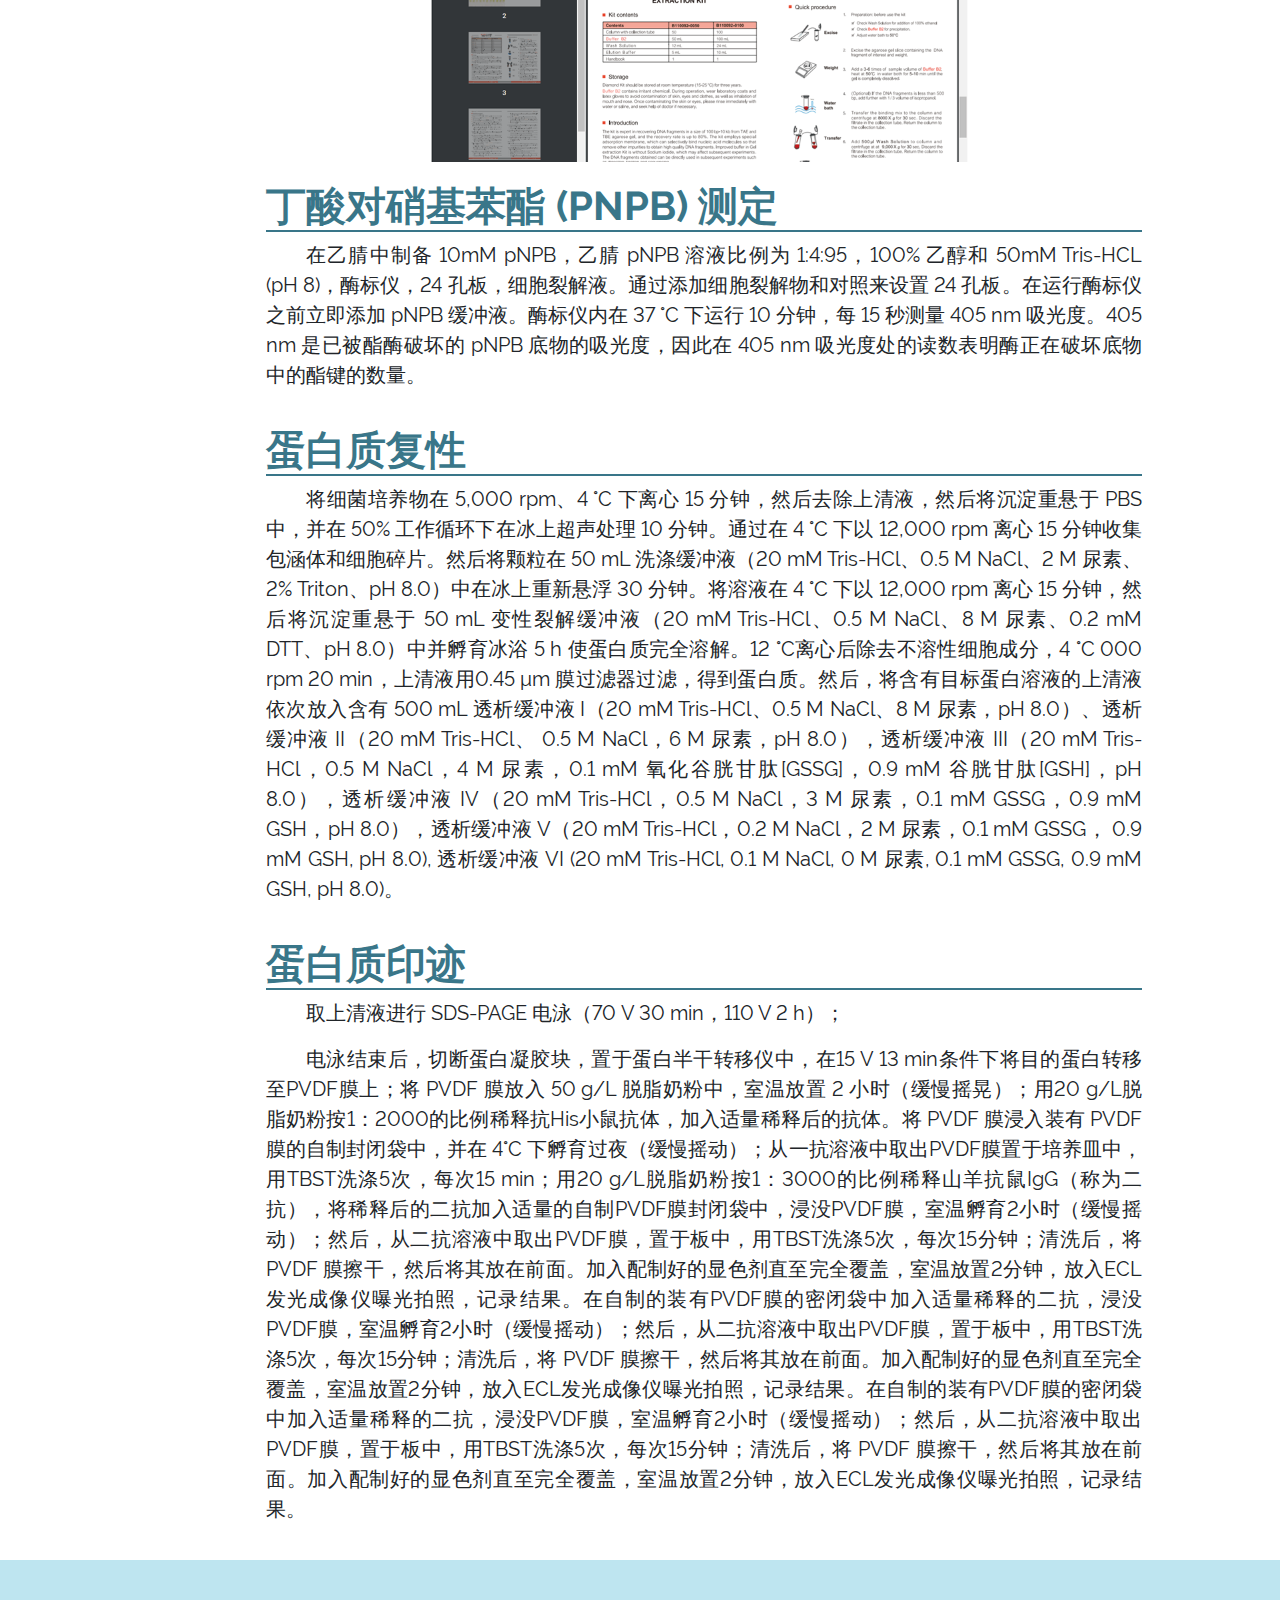
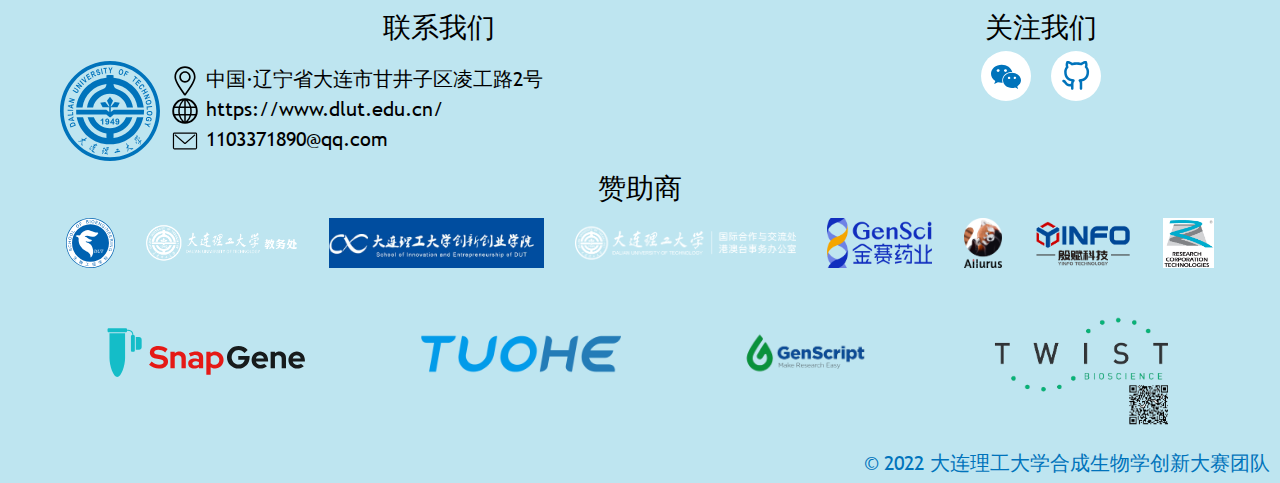
<file: code/Protocol.html>
<!DOCTYPE html>
<html lang="zh">
<head>
    <meta charset="UTF-8">
    <title>方案 - DUT</title>
    <meta name="viewport" content="width=device-width, initial-scale=1, user-scalable=no">
    <script src="js/jquery.js"></script>
    <link rel="stylesheet" href="css/bootstrap.min.css">
    <script src="js/bootstrap.min.js"></script>
    <script src="js/vue.min.js"></script>
    <link rel="stylesheet" href="css/general.css">
    <script src="js/general.js"></script>
    <link rel="stylesheet" href="css/sidebar.css">
    <link rel="stylesheet" href="css/article.css">
    <script src="js/sidebar.js" defer></script>
</head>
<body>
<nav id="nav-bar" class="navbar navbar-expand-lg navbar-light sticky-top"></nav>
<div id="title" class="col-12" style='-o-background-image: url("img/title/protocol.jpg");
    -moz-background-image: url("img/title/protocol.jpg");
    -webkit-background-image: url("img/title/protocol.jpg");
    background-image: url("img/title/protocol.jpg");'>
    <div>方案<br/>Protocols</div>
</div>
<div id="sidebar" v-bind:class="{'sidebar-active':isActive}">
    <table>
        <tr v-for="(value,key,index) in articles">
            <td>
                <canvas width="40" height="40" class="canvas"></canvas>
            </td>
            <td class="side-item" v-bind:class="{'side-item-active':itemActive[key]}">
                <a v-bind:href="'#article'+(key+1)" style="font-size: 12px;">
                    {{value.innerHTML}}
                </a>
            </td>
        </tr>
    </table>
</div>
<section id="main-text">
    <article class="article">
        <h1>聚合酶链式反应</h1>
        <table>
            <tr><th colspan="2">
                20 μl 体系</th>
            </tr>
            <tr>
                <td><b>10X缓冲液</b></td>
                <td>2 μl</td>
            </tr>
            <tr>
                <td><b>dNTP</b></td>
                <td>1.6 μl</td>
            </tr>
            <tr>
                <td><b>引物1</b></td>
                <td>0.6 μl</td>
            </tr>
            <tr>
                <td><b>引物2</b></td>
                <td>0.6 μl</td>
            </tr>
            <tr>
                <td><b>PCR聚合酶</b></td>
                <td>1 μl</td>
            </tr>
            <tr>
                <td><b>ddH<sub>2</sub>O</b></td>
                <td>12.2 μl</td>
            </tr>
            <tr>
                <td><b>Template DNA</b></td>
                <td>2 μl</td>
            </tr>
        </table>
    </article>
    <article class="article">
        <h1>凝胶电泳</h1>
        <p>我们选择了 6Xloading 缓冲液，将 1 μl 上样缓冲液添加到 5 μl 样品中。琼脂糖凝胶系统如下。</p>
        <table>

            <tr>
                <th colspan="2">40 ml</th>
            </tr>
            <tr>
                <td><b>TAE</b></td>
                <td>40 ml</td>
            </tr>
            <tr>
                <td><b>琼脂糖</b></td>
                <td>0.4 g</td>
            </tr>
        </table>

        <p>加热溶解，冷却后加入少量染色剂，冷却固化。</p>

    </article>
    <article class="article">
        <h1>无缝克隆</h1>
        <p>将目标DNA片段和线性载体以2:1的摩尔比加入试管中进行重组反应。</p>
        <table>
            <tr>
                <td><b>缓冲酶（混合）</b></td>
                <td>15 μl</td>
            </tr>
            <tr>
                <td><b>缓冲酶（混合）</b></td>
                <td>X μl</td>
            </tr>
            <tr>
                <td><b>PCR 缓冲酶（混合）</b></td>
                <td>Y μl</td>
            </tr>
            <tr>
                <td><b>ddH<sub>2</sub>O</b></td>
                <td>W μl</td>
            </tr>
            <tr>
                <td><b>全部的</b></td>
                <td>20 μl</td>
            </tr>
        </table>

        <p>孵化和转化。</p>
        <p>孵化和转化第二代大肠杆菌培养至对数生长期，冰上孵育10 min，4000 rpm离心10 min。</p>
        <p>弃去上清液，用预冷的 CaCl<sub>2</sub>重悬，置于冰上 30 分钟，离心 10 分钟。</p>
        <p>弃去上清液，重悬 SOC 以制备感受态细胞。</p>


    </article>

    <article class="article">
        <h1>热激转换</h1>
        <p>将连接产物加入感受态细胞中，冰浴30 min，42 °C水浴90 s，冰浴5 min，加入LB培养基，振摇1 h，转接到固体培养基上培养。</p>

    </article>
    <article class="article">
        <h1>菌落PCR</h1>
        <p>菌落在离心管中培养并配置PCR系统。</p>
        <table>
            <tr >
                <th colspan="2">20 μl 体系</th>
            </tr>
            <tr>
                <td><b>10X缓冲液</b></td>
                <td>2 μl</td>
            </tr>
            <tr>
                <td><b>dNTP</b></td>
                <td>1.6 μl</td>
            </tr>
            <tr>
                <td><b>引物1</b></td>
                <td>0.6 μl</td>
            </tr>
            <tr>
                <td><b>引物2</b></td>
                <td>0.6 μl</td>
            </tr>
            <tr>
                <td><b>菌落溶液</b></td>
                <td>1 μl</td>
            </tr>
            <tr>
                <td><b>ddH<sub>2</sub>O</b></td>
                <td>12.2 μl</td>
            </tr>
            <tr>
                <td><b>模板 DNA</b></td>
                <td>2 μl</td>
            </tr>
        </table>
    </article>
    <article class="article">
        <h1>LB-培养基</h1>
        <p>对于1 L体系使用</p>
        <table>
            <tr>
                <td ><b>蛋白胨</b></td>
                <td>5 g</td>
            </tr>
            <tr>
                <td><b>酵母浸粉</b></td>
                <td>2.5 g</td>
            </tr>
            <tr>
                <td><b>氯化钠</b></td>
                <td>5 g</td>
            </tr>
        </table>

        <p>将pH调至7.0，高压蒸汽灭菌。</p>
    </article>
    <article class="article">
        <h1>DNA纯化</h1>
        <p>DiaSpin 套件</p>

    </article>
    <article class="article">
        <h1>质粒提取</h1>
        <p>DiaSpin 套件</p>
        <div class="figures">
            <div class="row">
                <img src="img/protocol/img.png" alt=""
                     class="col-12 col-md-8 mx-auto">
            </div>
        </div>

    </article>
    <article class="article">
        <h1>丁酸对硝基苯酯 (PNPB) 测定</h1>
        <p>在乙腈中制备 10mM pNPB，乙腈 pNPB 溶液比例为 1:4:95，100% 乙醇和 50mM Tris-HCL (pH 8)，酶标仪，24 孔板，细胞裂解液。通过添加细胞裂解物和对照来设置 24 孔板。在运行酶标仪之前立即添加 pNPB 缓冲液。酶标仪内在 37 °C 下运行 10 分钟，每 15 秒测量 405 nm 吸光度。405 nm 是已被酯酶破坏的 pNPB 底物的吸光度，因此在 405 nm 吸光度处的读数表明酶正在破坏底物中的酯键的数量。</p>

    </article>
    <article class="article">
        <h1>蛋白质复性</h1>
        <p>将细菌培养物在 5,000 rpm、4 °C 下离心 15 分钟，然后去除上清液，然后将沉淀重悬于 PBS 中，并在 50% 工作循环下在冰上超声处理 10 分钟。通过在 4 °C 下以 12,000 rpm 离心 15
            分钟收集包涵体和细胞碎片。然后将颗粒在 50 mL 洗涤缓冲液（20 mM Tris-HCl、0.5 M NaCl、2 M 尿素、2% Triton、pH 8.0）中在冰上重新悬浮 30 分钟。将溶液在 4 °C
            下以 12,000 rpm 离心 15 分钟，然后将沉淀重悬于 50 mL 变性裂解缓冲液（20 mM Tris-HCl、0.5 M NaCl、8 M 尿素、0.2 mM DTT、pH 8.0）中并孵育冰浴 5 h
            使蛋白质完全溶解。12 °C离心后除去不溶性细胞成分，4 °C 000 rpm 20 min，上清液用0.45 μm 膜过滤器过滤，得到蛋白质。然后，将含有目标蛋白溶液的上清液依次放入含有 500 mL 透析缓冲液
            I（20 mM Tris-HCl、0.5 M NaCl、8 M 尿素，pH 8.0）、透析缓冲液 II（20 mM Tris-HCl、 0.5 M NaCl，6 M 尿素，pH 8.0），透析缓冲液 III（20
            mM Tris-HCl，0.5 M NaCl，4 M 尿素，0.1 mM 氧化谷胱甘肽[GSSG]，0.9 mM 谷胱甘肽[GSH]，pH 8.0），透析缓冲液 IV（20 mM Tris-HCl，0.5 M
            NaCl，3 M 尿素，0.1 mM GSSG，0.9 mM GSH，pH 8.0），透析缓冲液 V（20 mM Tris-HCl，0.2 M NaCl，2 M 尿素，0.1 mM GSSG， 0.9 mM
            GSH, pH 8.0), 透析缓冲液 VI (20 mM Tris-HCl, 0.1 M NaCl, 0 M 尿素, 0.1 mM GSSG, 0.9 mM GSH, pH 8.0)。</p>

    </article>
    <article class="article">
        <h1>蛋白质印迹</h1>
        <p>取上清液进行 SDS-PAGE 电泳（70 V 30 min，110 V 2 h）；</p>
        <p>电泳结束后，切断蛋白凝胶块，置于蛋白半干转移仪中，在15 V 13 min条件下将目的蛋白转移至PVDF膜上；将 PVDF 膜放入 50 g/L 脱脂奶粉中，室温放置 2 小时（缓慢摇晃）；用20
            g/L脱脂奶粉按1：2000的比例稀释抗His小鼠抗体，加入适量稀释后的抗体。将 PVDF 膜浸入装有 PVDF 膜的自制封闭袋中，并在 4°C
            下孵育过夜（缓慢摇动）；从一抗溶液中取出PVDF膜置于培养皿中，用TBST洗涤5次，每次15 min；用20
            g/L脱脂奶粉按1：3000的比例稀释山羊抗鼠IgG（称为二抗），将稀释后的二抗加入适量的自制PVDF膜封闭袋中，浸没PVDF膜，室温孵育2小时（缓慢摇动）；然后，从二抗溶液中取出PVDF膜，置于板中，用TBST洗涤5次，每次15分钟；清洗后，将
            PVDF
            膜擦干，然后将其放在前面。加入配制好的显色剂直至完全覆盖，室温放置2分钟，放入ECL发光成像仪曝光拍照，记录结果。在自制的装有PVDF膜的密闭袋中加入适量稀释的二抗，浸没PVDF膜，室温孵育2小时（缓慢摇动）；然后，从二抗溶液中取出PVDF膜，置于板中，用TBST洗涤5次，每次15分钟；清洗后，将
            PVDF
            膜擦干，然后将其放在前面。加入配制好的显色剂直至完全覆盖，室温放置2分钟，放入ECL发光成像仪曝光拍照，记录结果。在自制的装有PVDF膜的密闭袋中加入适量稀释的二抗，浸没PVDF膜，室温孵育2小时（缓慢摇动）；然后，从二抗溶液中取出PVDF膜，置于板中，用TBST洗涤5次，每次15分钟；清洗后，将
            PVDF 膜擦干，然后将其放在前面。加入配制好的显色剂直至完全覆盖，室温放置2分钟，放入ECL发光成像仪曝光拍照，记录结果。</p>

    </article>
</section>
<div id="footer-point"></div>
<script>
    //About the top-scroll--linked to general.js
    window.onload = init;
</script>
<script>
    $(document).ready(function () {
        $('#nav-bar').load('top.html');
        $('#footer-point').load('footer.html');
    });
</script>
</body>
</html>
</file>
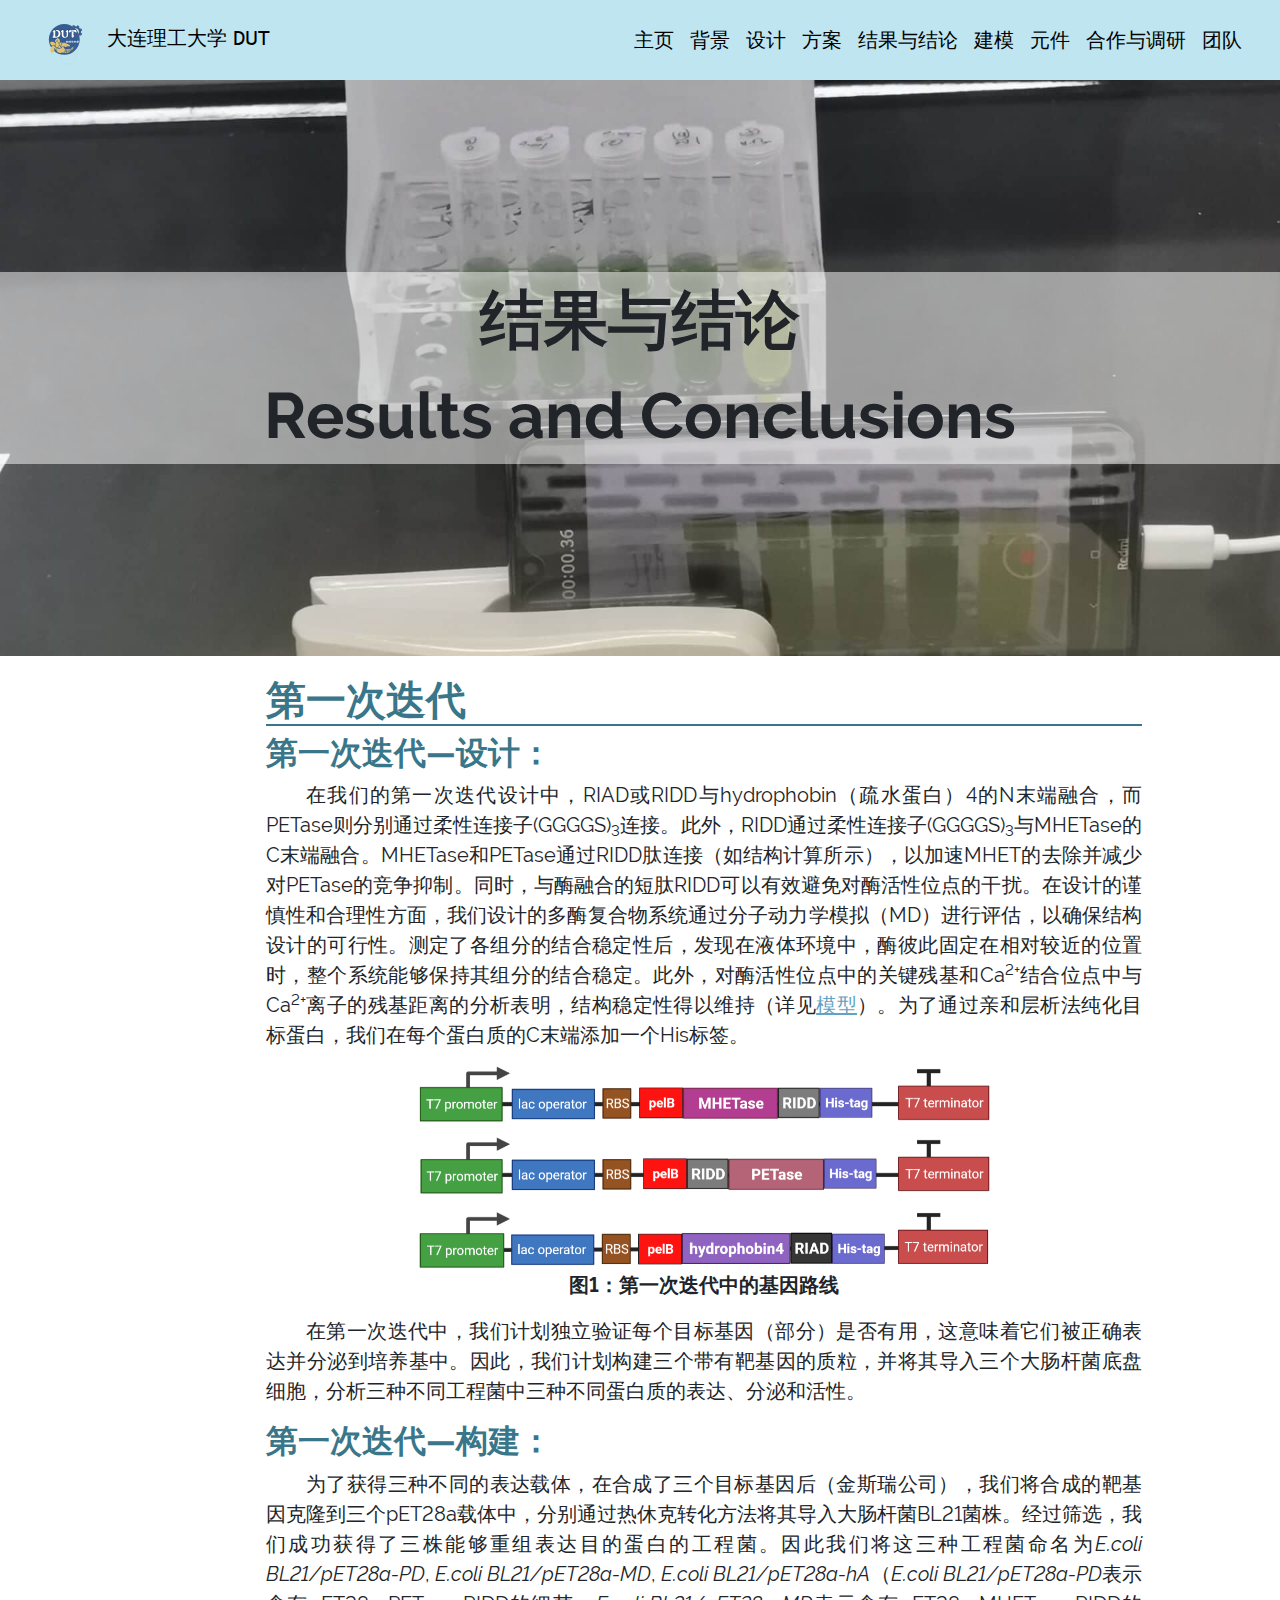
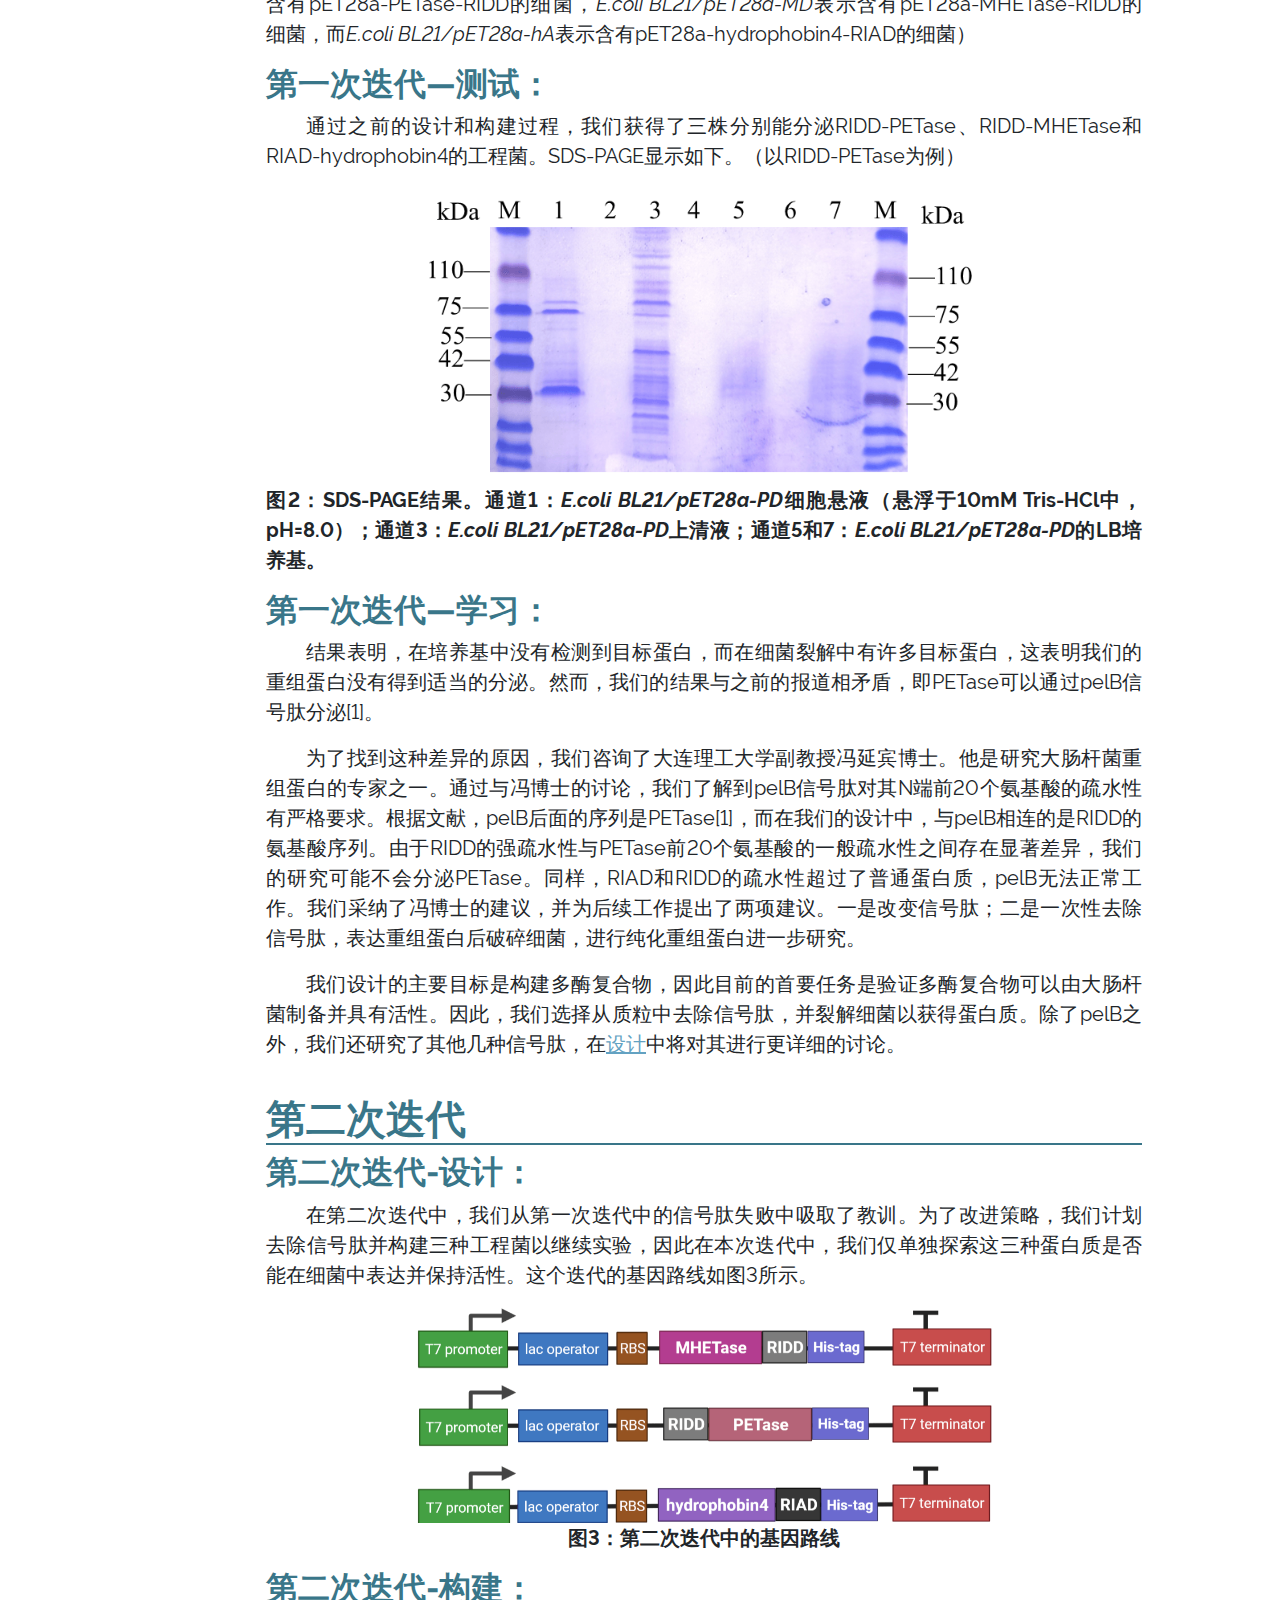
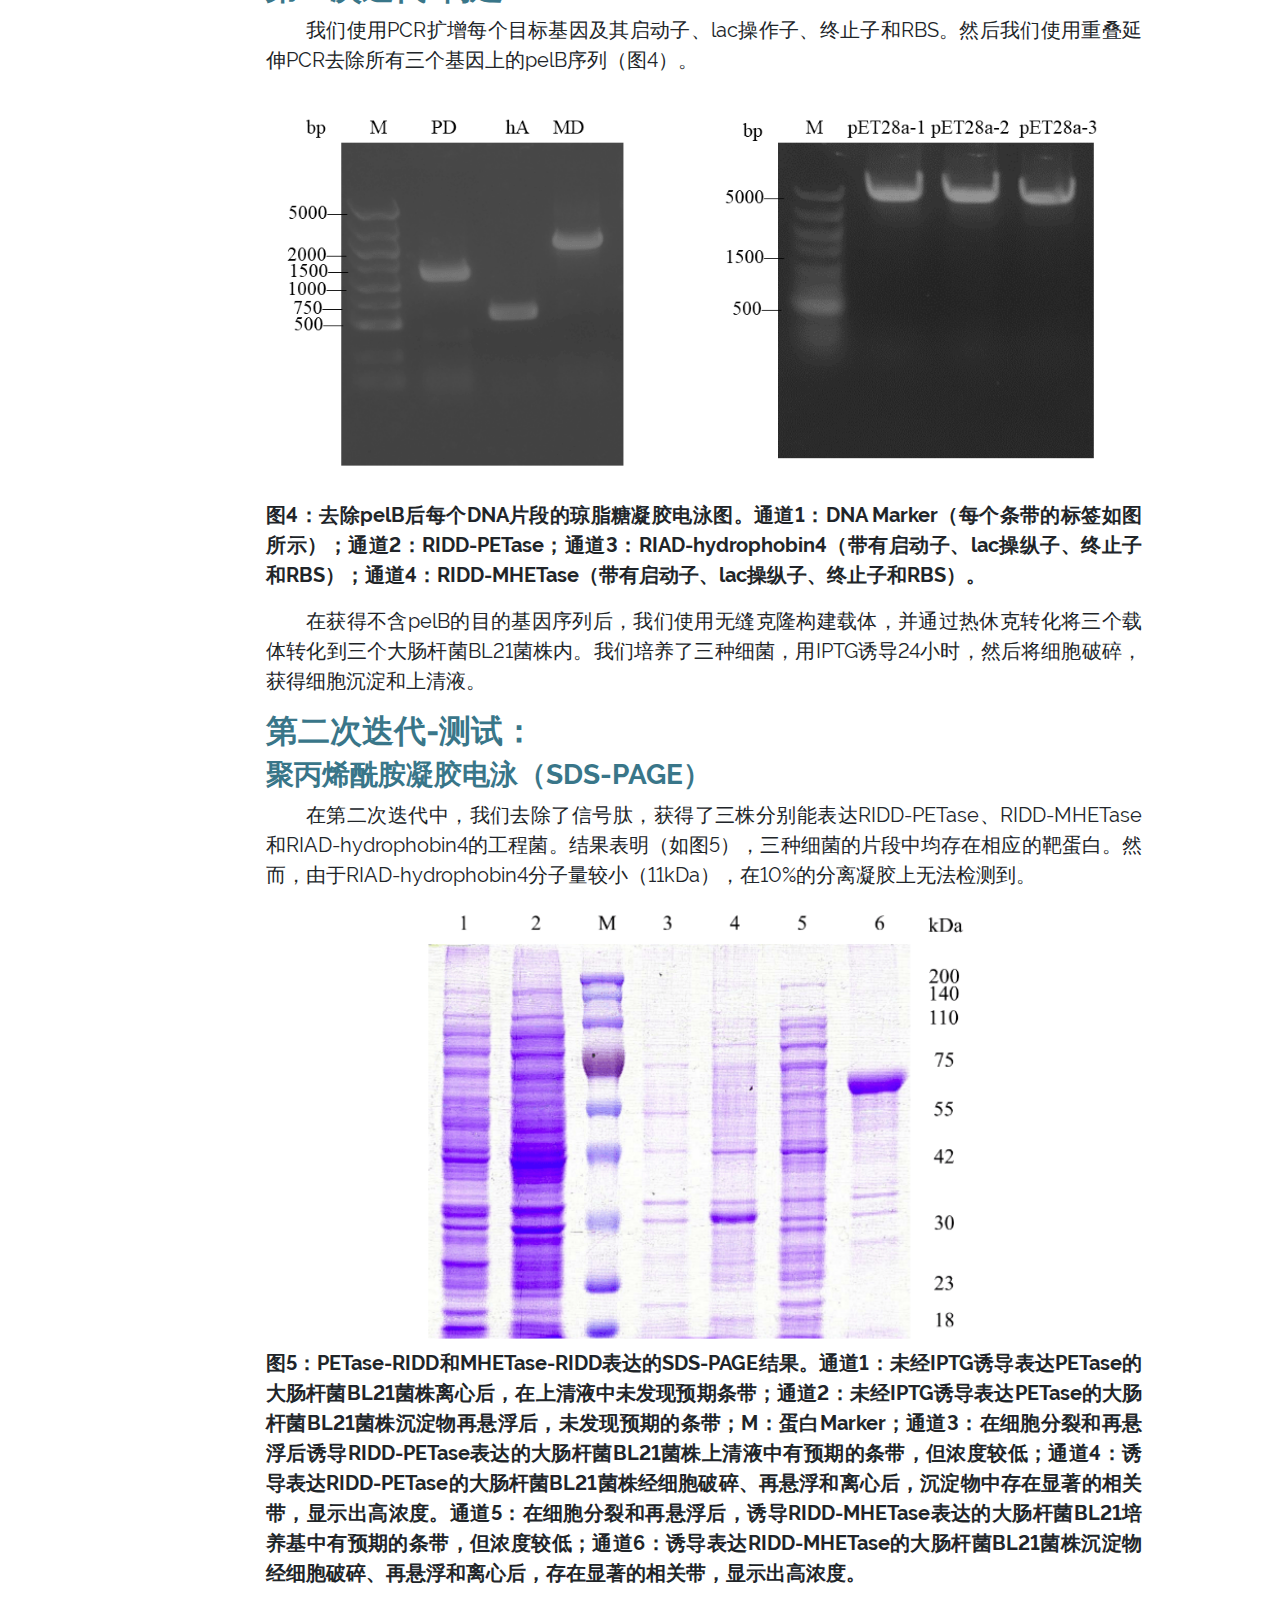
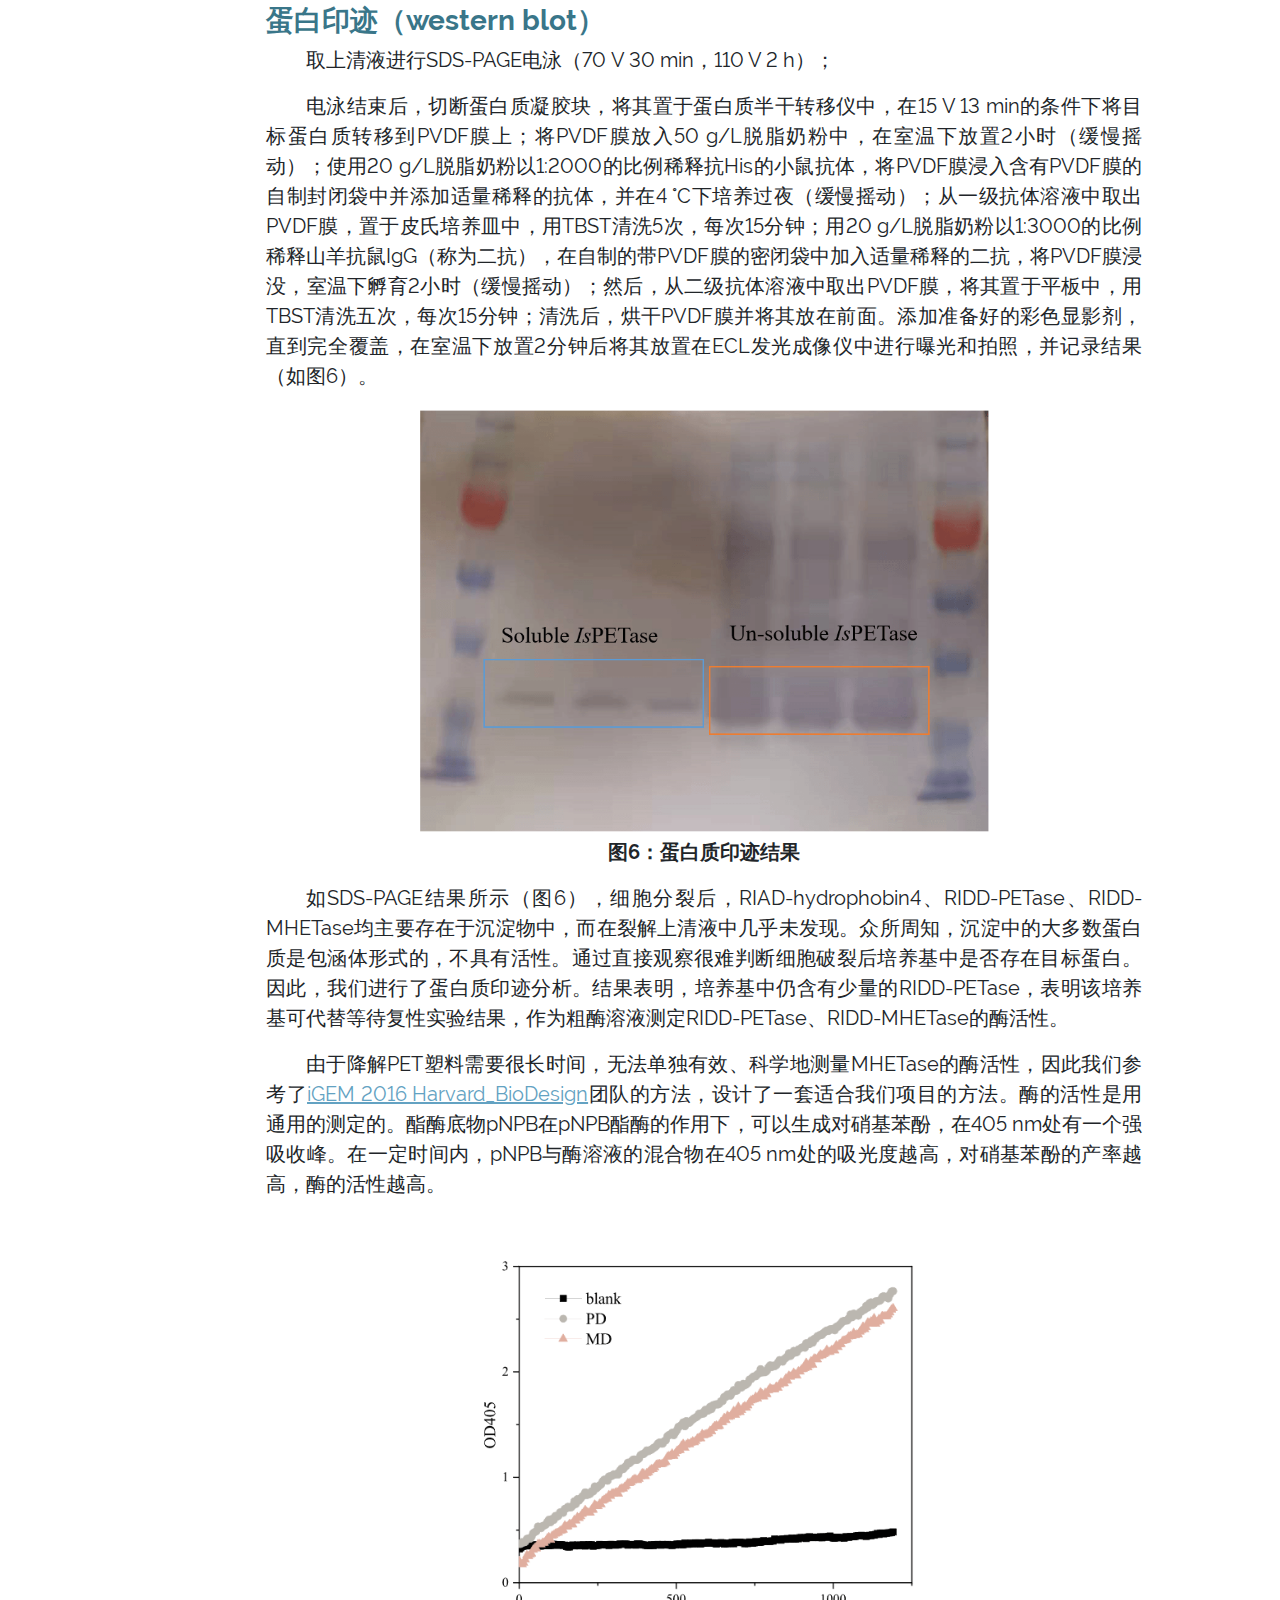
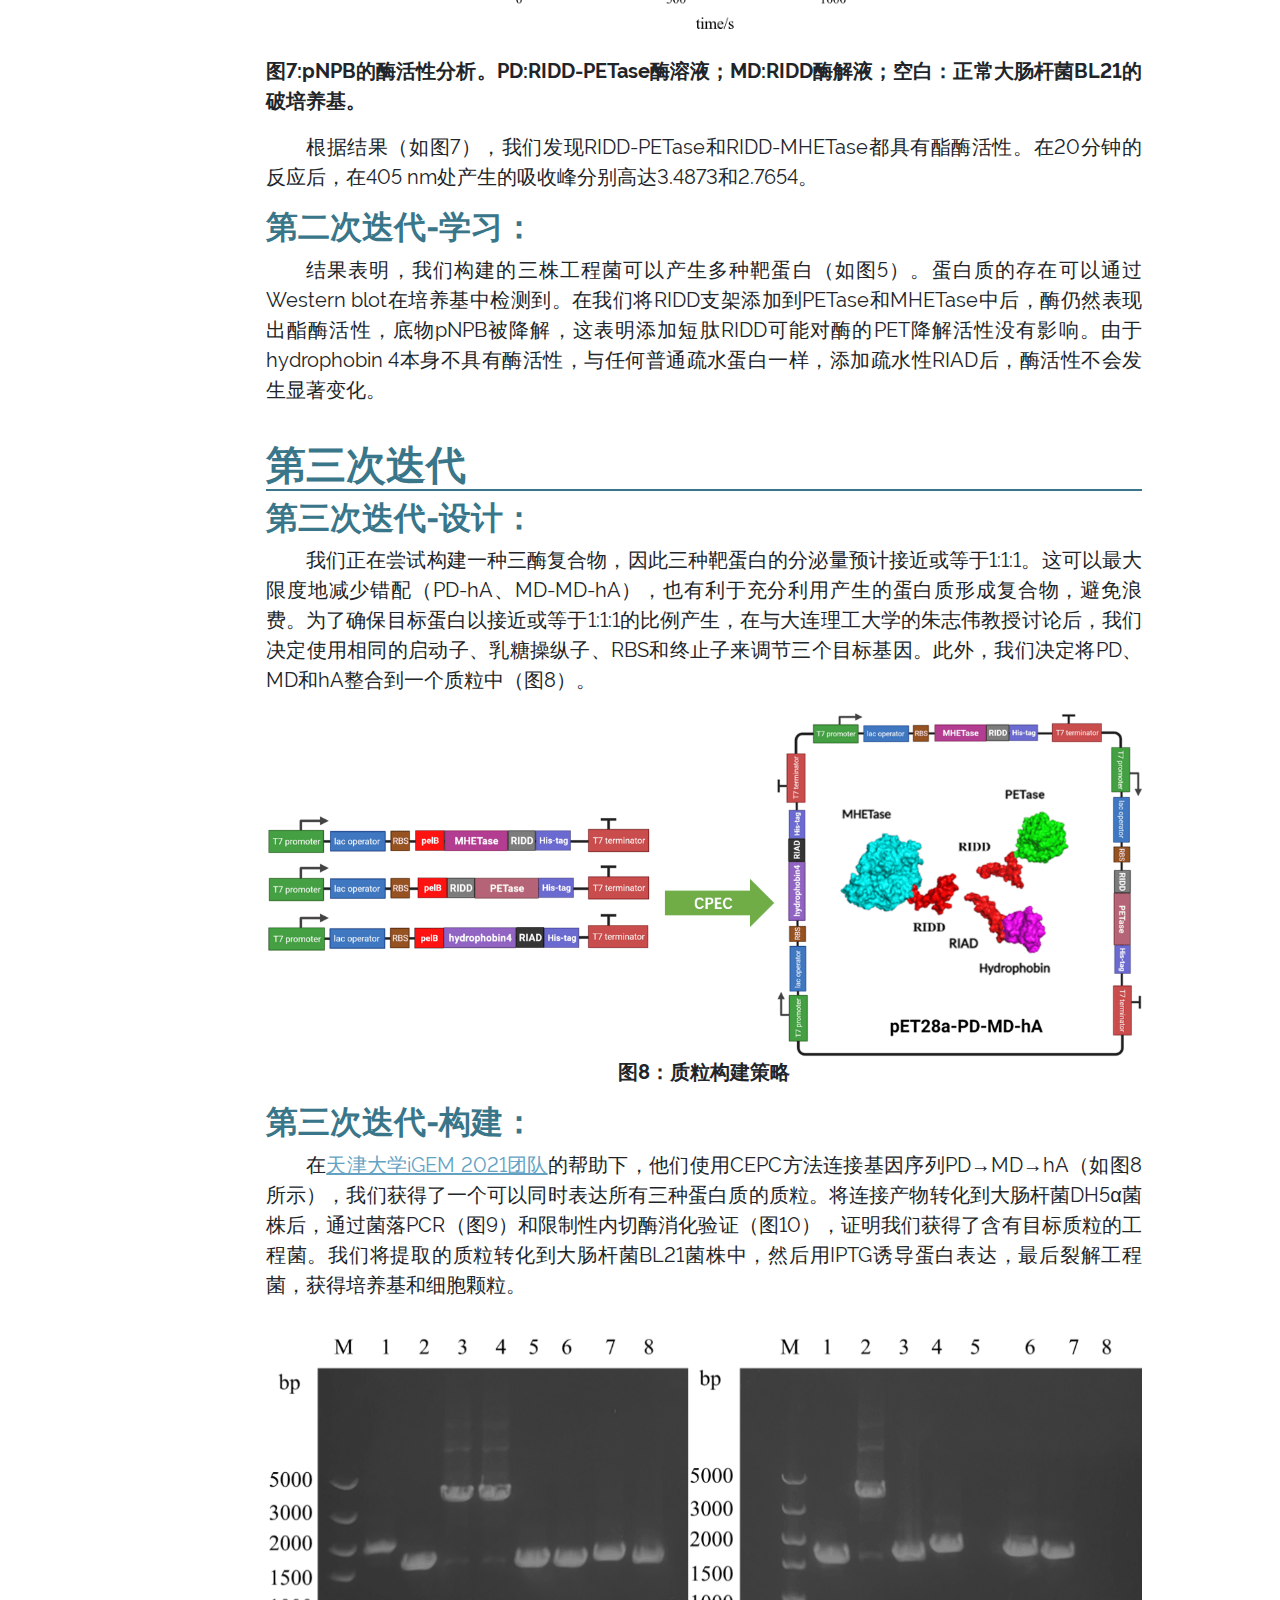
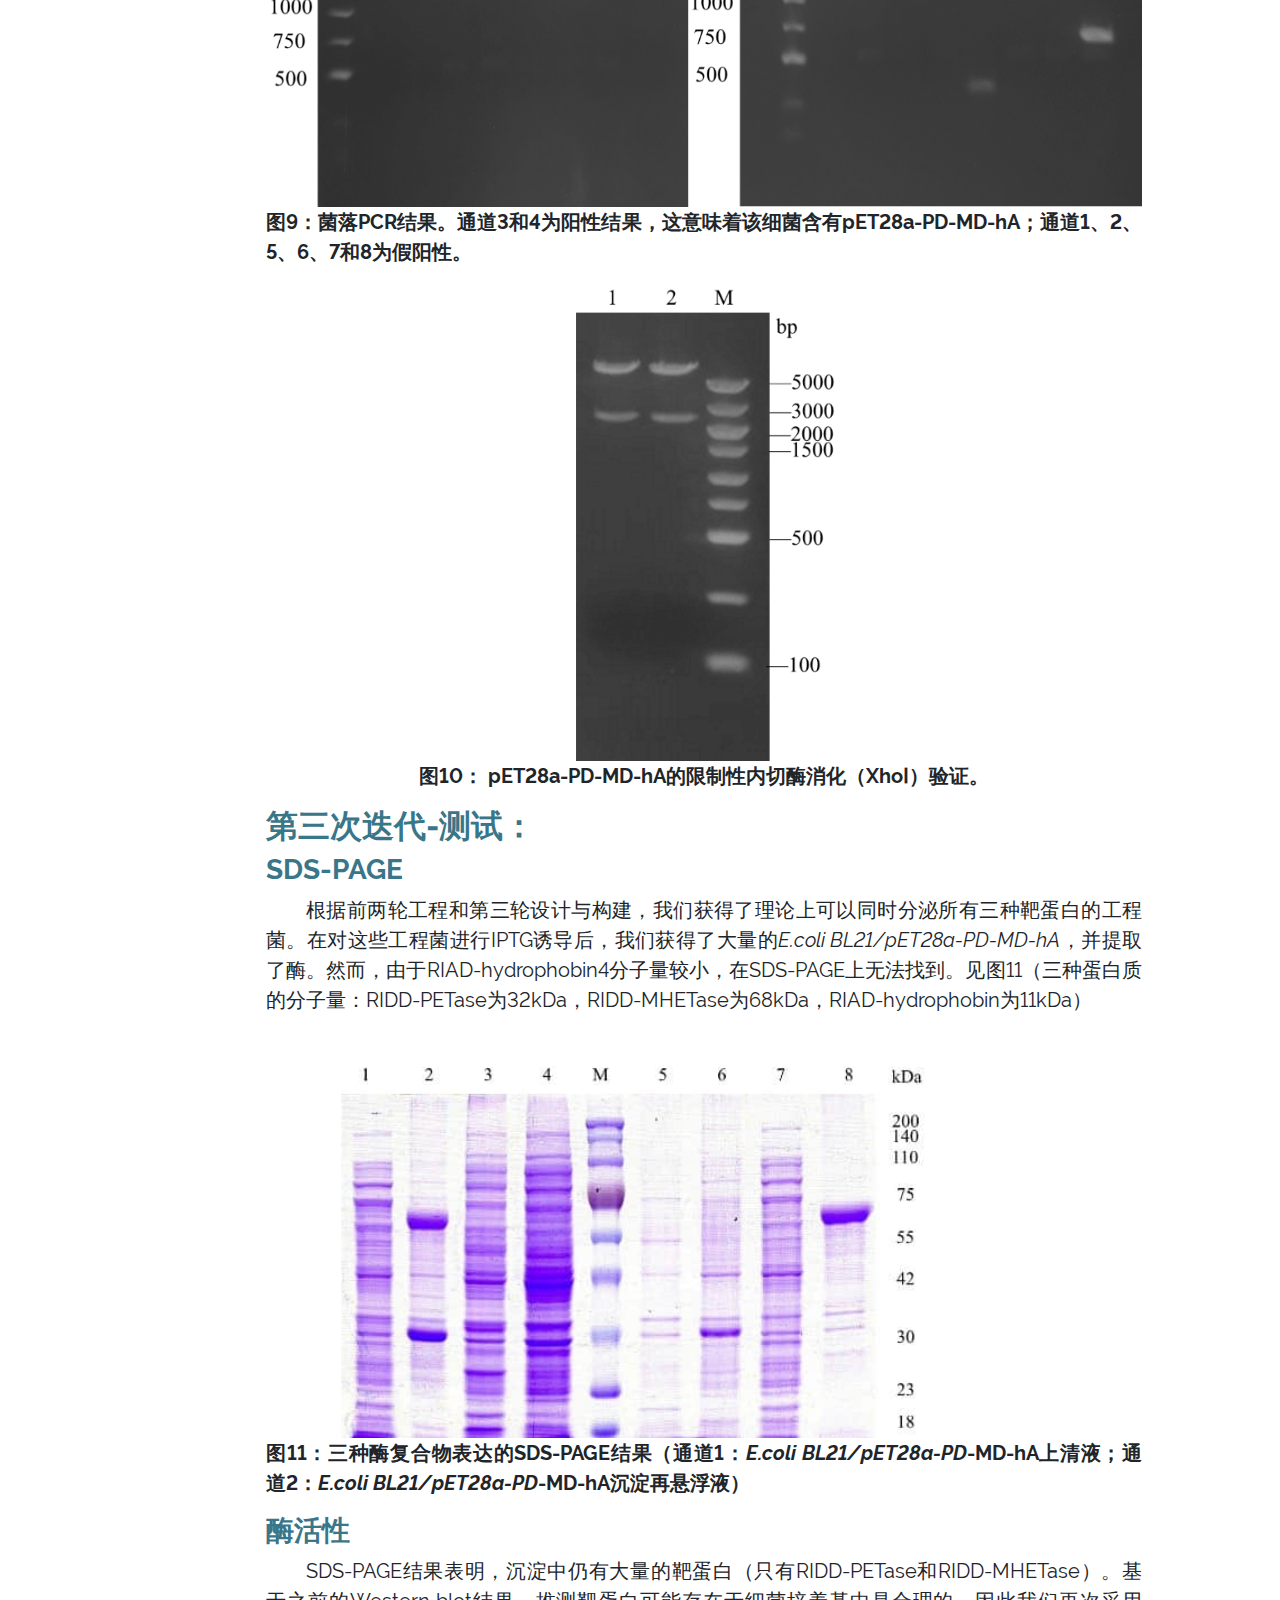
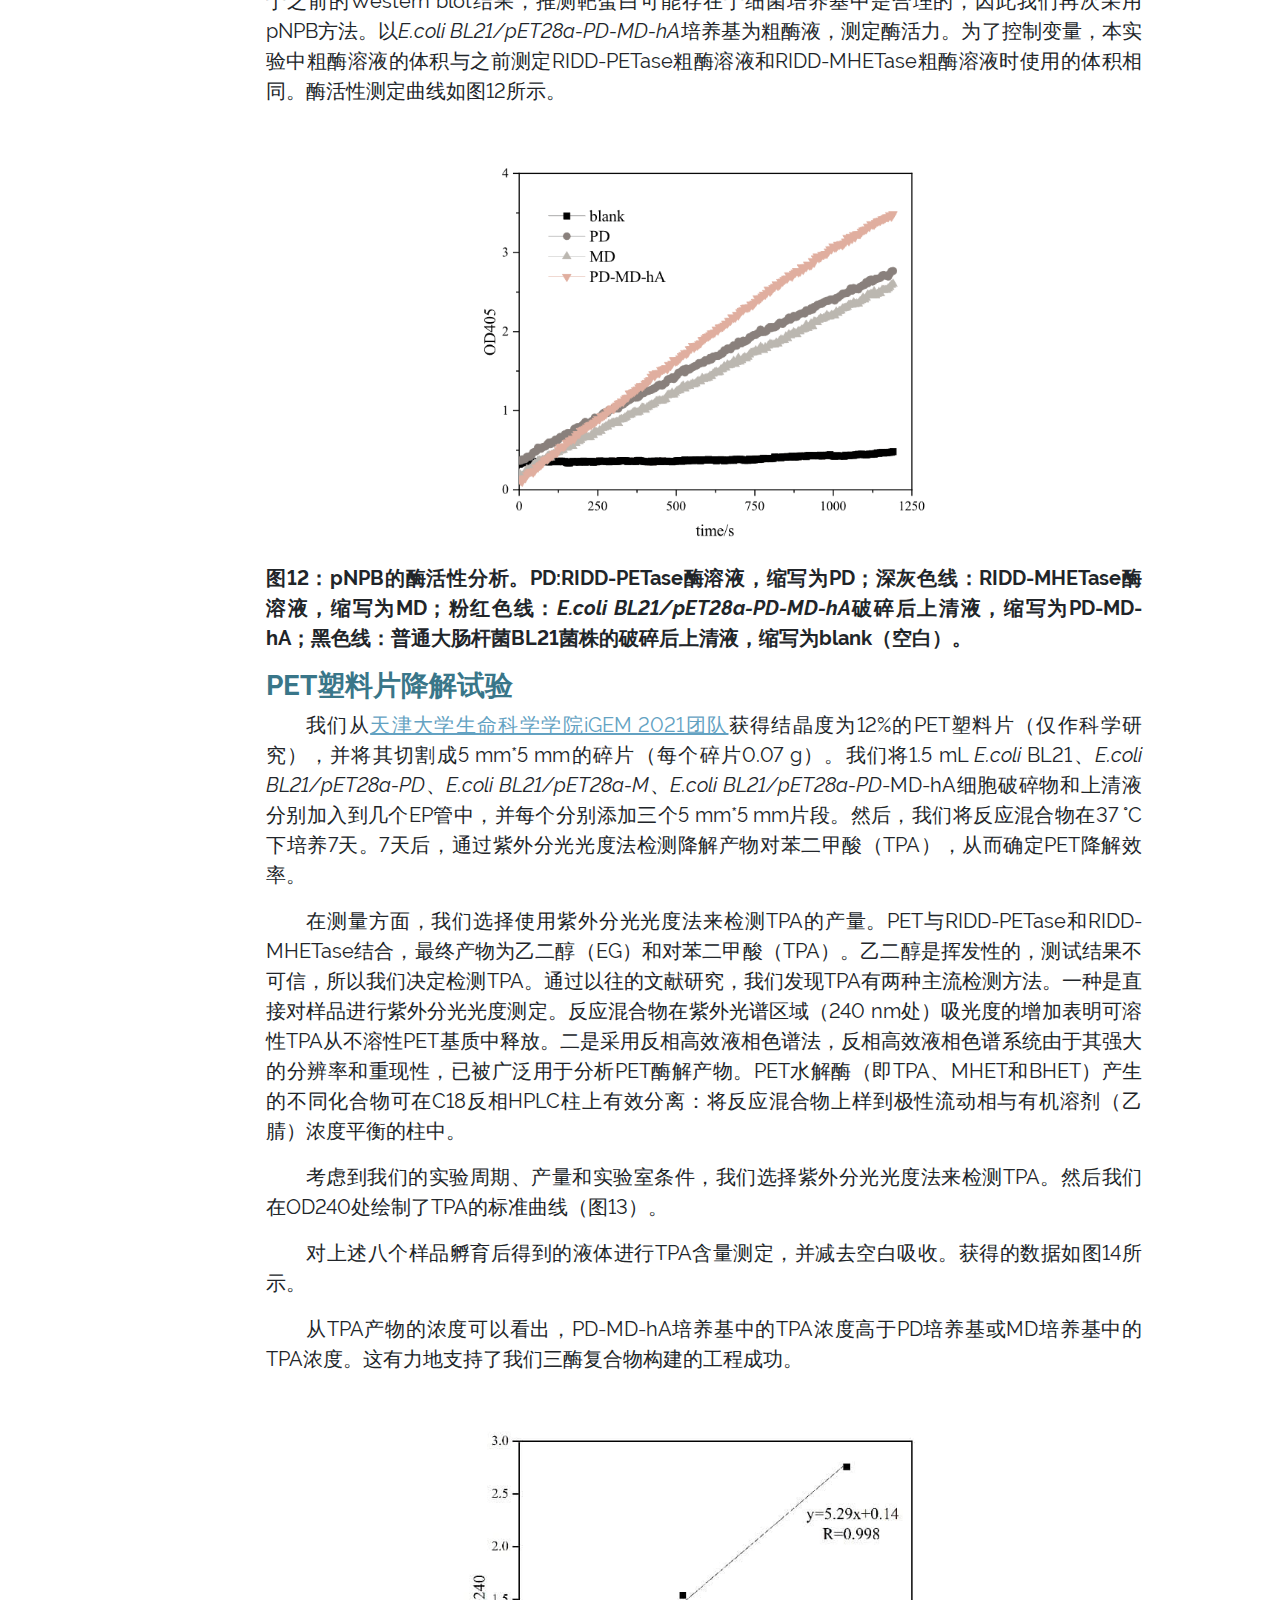
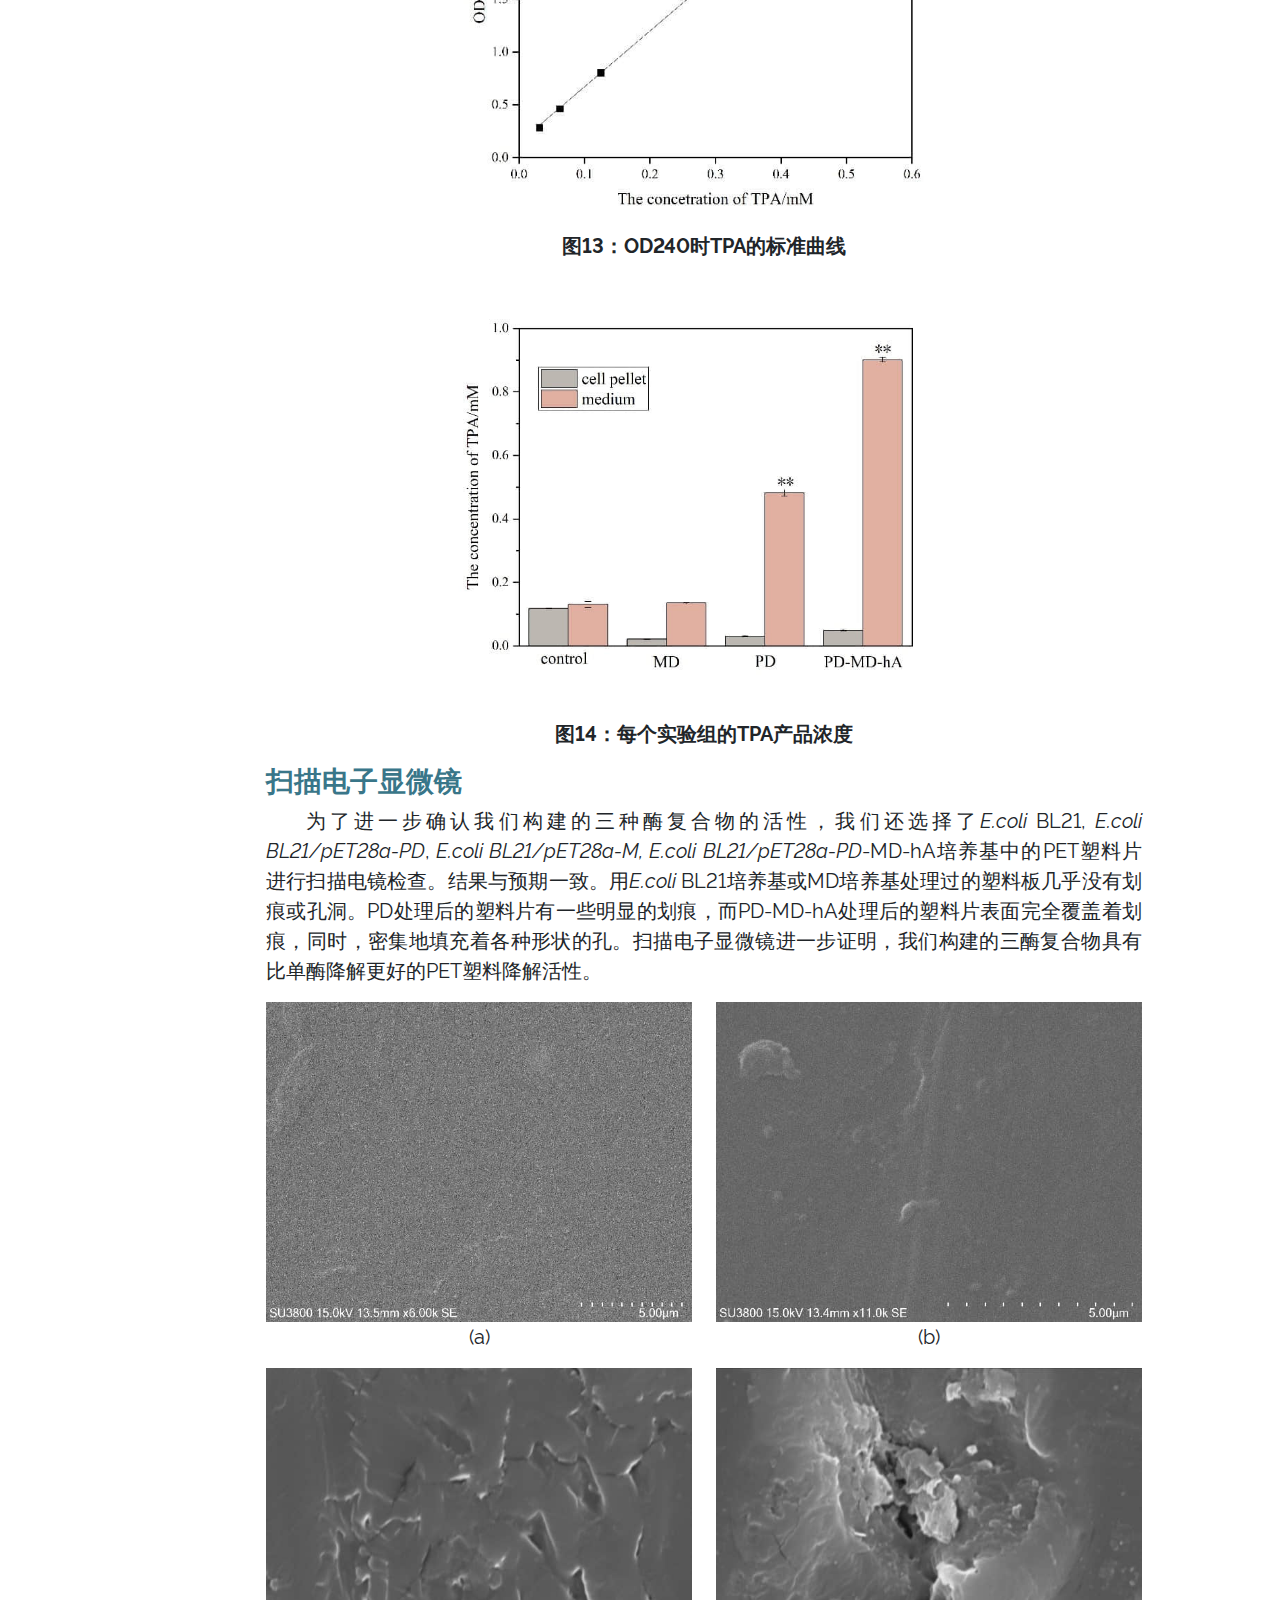
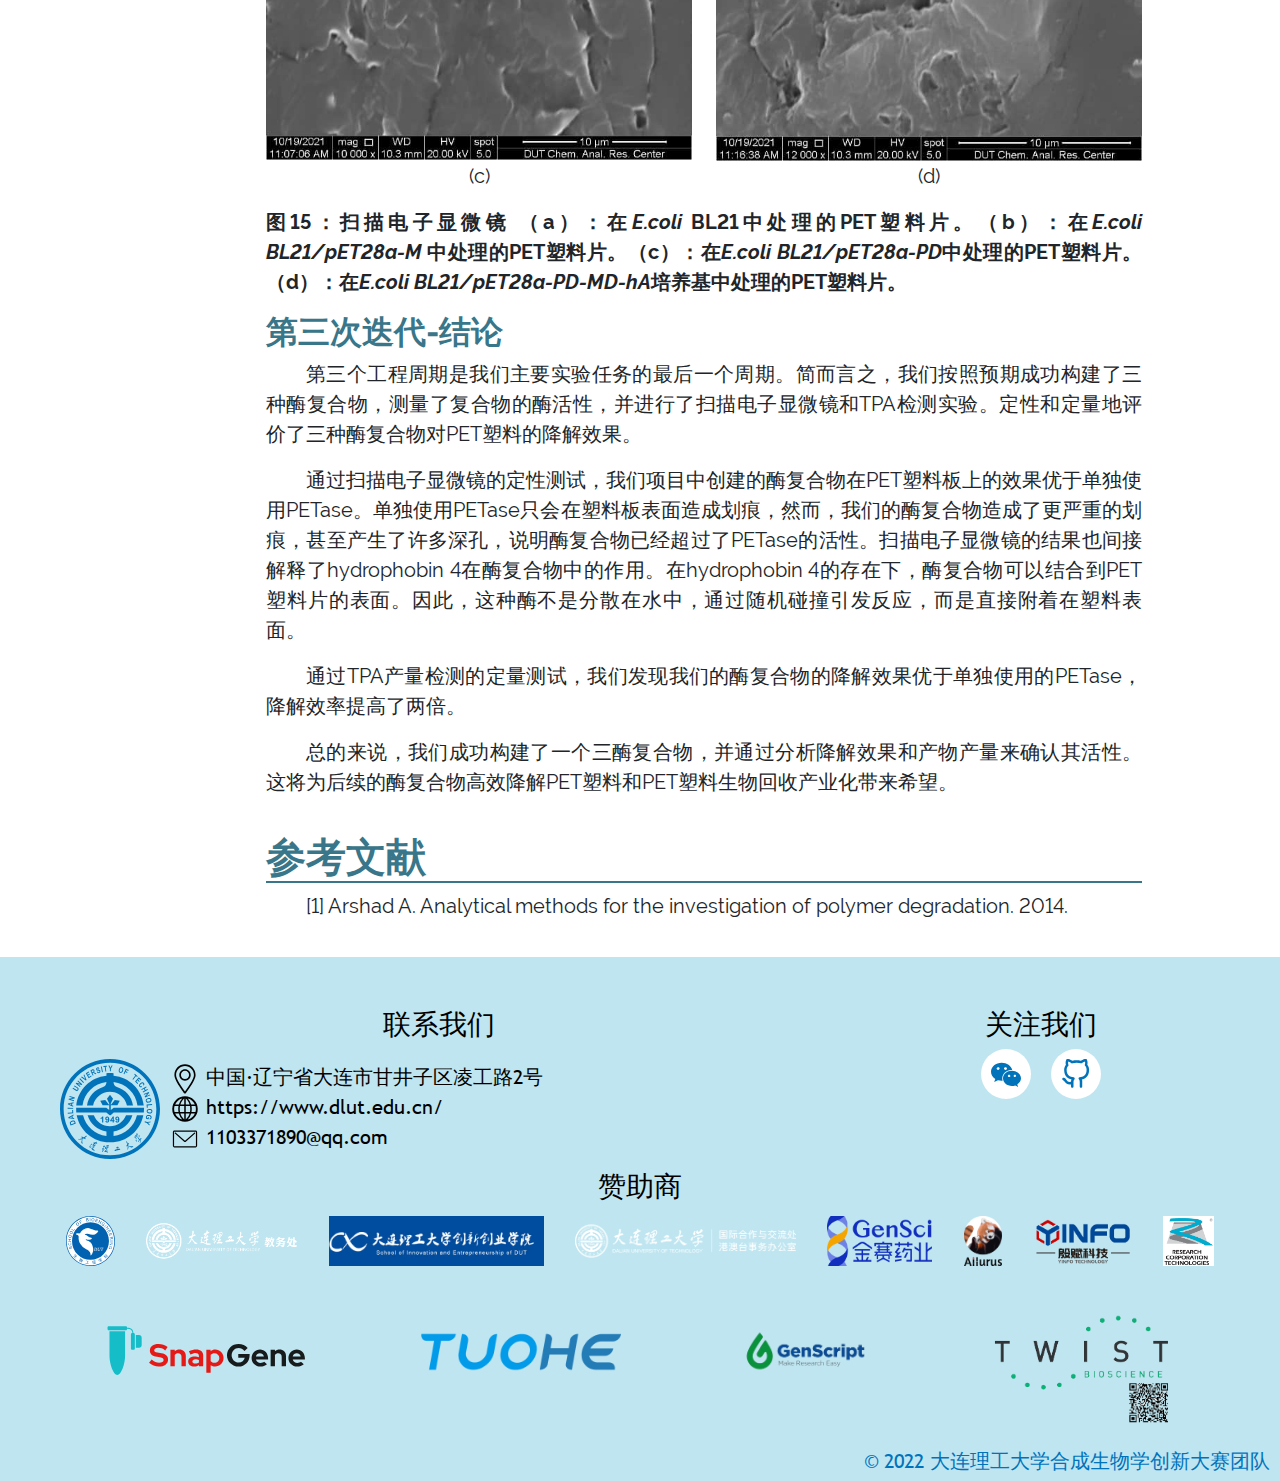
<file: code/Result.html>
<!DOCTYPE html>
<html lang="zh">
<head>
    <meta charset="UTF-8">
    <title>结果与结论 - DUT</title>
    <meta name="viewport" content="width=device-width, initial-scale=1, user-scalable=no">
    <script src="js/jquery.js"></script>
    <link rel="stylesheet" href="css/bootstrap.min.css">
    <script src="js/bootstrap.min.js"></script>
    <script src="js/vue.min.js"></script>
    <link rel="stylesheet" href="css/general.css">
    <script src="js/general.js"></script>
    <link rel="stylesheet" href="css/sidebar.css">
    <link rel="stylesheet" href="css/article.css">
    <script src="js/sidebar.js" defer></script>
</head>
<body>
<nav id="nav-bar" class="navbar navbar-expand-lg navbar-light sticky-top"></nav>
<div id="title" class="col-12" style='-o-background-image: url("img/title/result.jpg");
    -moz-background-image: url("img/title/result.jpg");
    -webkit-background-image: url("img/title/result.jpg");
    background-image: url("img/title/result.jpg");'>
    <div>结果与结论<br/>Results and Conclusions</div>
</div>
<div id="sidebar" v-bind:class="{'sidebar-active':isActive}">
    <table>
        <tr v-for="(value,key,index) in articles">
            <td>
                <canvas width="40" height="40" class="canvas"></canvas>
            </td>
            <td class="side-item" v-bind:class="{'side-item-active':itemActive[key]}">
                <a v-bind:href="'#article'+(key+1)">
                    {{value.innerHTML}}
                </a>
            </td>
        </tr>
    </table>
</div>
<section id="main-text">
    <article class="article">
        <h1>第一次迭代</h1>
        <h2>第一次迭代—设计：</h2>
        <p>
            在我们的第一次迭代设计中，RIAD或RIDD与hydrophobin（疏水蛋白）4的N末端融合，而PETase则分别通过柔性连接子(GGGGS)<sub>3</sub>连接。此外，RIDD通过柔性连接子(GGGGS)<sub>3</sub>与MHETase的C末端融合。MHETase和PETase通过RIDD肽连接（如结构计算所示），以加速MHET的去除并减少对PETase的竞争抑制。同时，与酶融合的短肽RIDD可以有效避免对酶活性位点的干扰。在设计的谨慎性和合理性方面，我们设计的多酶复合物系统通过分子动力学模拟（MD）进行评估，以确保结构设计的可行性。测定了各组分的结合稳定性后，发现在液体环境中，酶彼此固定在相对较近的位置时，整个系统能够保持其组分的结合稳定。此外，对酶活性位点中的关键残基和Ca<sup>2+</sup>结合位点中与Ca<sup>2+</sup>离子的残基距离的分析表明，结构稳定性得以维持（详见<a
                href="Model.html" target="_blank">模型</a>）。为了通过亲和层析法纯化目标蛋白，我们在每个蛋白质的C末端添加一个His标签。</p>
        <div class="figures">
            <div class="row">
                <img src="img/result/es11.png" alt="" class="col-12 col-md-8 mx-auto">
            </div>
        </div>
        <p class="caption text-md-center">图1：第一次迭代中的基因路线</p>
        <p>
            在第一次迭代中，我们计划独立验证每个目标基因（部分）是否有用，这意味着它们被正确表达并分泌到培养基中。因此，我们计划构建三个带有靶基因的质粒，并将其导入三个大肠杆菌底盘细胞，分析三种不同工程菌中三种不同蛋白质的表达、分泌和活性。</p>
        <h2>第一次迭代—构建：</h2>
        <p>
            为了获得三种不同的表达载体，在合成了三个目标基因后（金斯瑞公司），我们将合成的靶基因克隆到三个pET28a载体中，分别通过热休克转化方法将其导入大肠杆菌BL21菌株。经过筛选，我们成功获得了三株能够重组表达目的蛋白的工程菌。因此我们将这三种工程菌命名为<i>E.coli
            BL21/pET28a-PD</i>, <i>E.coli BL21/pET28a-MD</i>, <i>E.coli BL21/pET28a-hA</i>（<i>E.coli BL21/pET28a-PD</i>表示含有pET28a-PETase-RIDD的细菌，<i>E.coli
            BL21/pET28a-MD</i>表示含有pET28a-MHETase-RIDD的细菌，而<i>E.coli BL21/pET28a-hA</i>表示含有pET28a-hydrophobin4-RIAD的细菌）
        </p>
        <h2>第一次迭代—测试：</h2>
        <p>通过之前的设计和构建过程，我们获得了三株分别能分泌RIDD-PETase、RIDD-MHETase和RIAD-hydrophobin4的工程菌。SDS-PAGE显示如下。（以RIDD-PETase为例）</p>

        <div class="figures">
            <div class="row">
                <img src="img/result/es12.png" alt="" class="col-12 col-md-8 mx-auto">
            </div>
        </div>
        <p class="caption">图2：SDS-PAGE结果。通道1：<i>E.coli BL21/pET28a-PD</i>细胞悬液（悬浮于10mM Tris-HCl中，pH=8.0）；通道3：<i>E.coli
            BL21/pET28a-PD</i>上清液；通道5和7：<i>E.coli BL21/pET28a-PD</i>的LB培养基。</p>

        <h2>第一次迭代—学习：</h2>
        <p>结果表明，在培养基中没有检测到目标蛋白，而在细菌裂解中有许多目标蛋白，这表明我们的重组蛋白没有得到适当的分泌。然而，我们的结果与之前的报道相矛盾，即PETase可以通过pelB信号肽分泌[1]。</p>
        <p>
            为了找到这种差异的原因，我们咨询了大连理工大学副教授冯延宾博士。他是研究大肠杆菌重组蛋白的专家之一。通过与冯博士的讨论，我们了解到pelB信号肽对其N端前20个氨基酸的疏水性有严格要求。根据文献，pelB后面的序列是PETase[1]，而在我们的设计中，与pelB相连的是RIDD的氨基酸序列。由于RIDD的强疏水性与PETase前20个氨基酸的一般疏水性之间存在显著差异，我们的研究可能不会分泌PETase。同样，RIAD和RIDD的疏水性超过了普通蛋白质，pelB无法正常工作。我们采纳了冯博士的建议，并为后续工作提出了两项建议。一是改变信号肽；二是一次性去除信号肽，表达重组蛋白后破碎细菌，进行纯化重组蛋白进一步研究。</p>
        <p>
            我们设计的主要目标是构建多酶复合物，因此目前的首要任务是验证多酶复合物可以由大肠杆菌制备并具有活性。因此，我们选择从质粒中去除信号肽，并裂解细菌以获得蛋白质。除了pelB之外，我们还研究了其他几种信号肽，在<a
                href="Design.html" target="_blank">设计</a>中将对其进行更详细的讨论。</p>


    </article>
    <article class="article">
        <h1>第二次迭代</h1>
        <h2>第二次迭代-设计：</h2>
        <p>
            在第二次迭代中，我们从第一次迭代中的信号肽失败中吸取了教训。为了改进策略，我们计划去除信号肽并构建三种工程菌以继续实验，因此在本次迭代中，我们仅单独探索这三种蛋白质是否能在细菌中表达并保持活性。这个迭代的基因路线如图3所示。</p>
        <div class="figures">
            <div class="row">
                <img src="img/result/es13.png" alt="" class="col-12 col-md-8 mx-auto">
            </div>
        </div>
        <p class="caption text-md-center">图3：第二次迭代中的基因路线</p>
        <h2>第二次迭代-构建：</h2>
        <p>我们使用PCR扩增每个目标基因及其启动子、lac操作子、终止子和RBS。然后我们使用重叠延伸PCR去除所有三个基因上的pelB序列（图4）。</p>
        <div class="figures">
            <div class="row">
                <img src="img/result/es14.png" alt="" class="col-12">
            </div>
        </div>
        <p class="caption">图4：去除pelB后每个DNA片段的琼脂糖凝胶电泳图。通道1：DNA
            Marker（每个条带的标签如图所示）；通道2：RIDD-PETase；通道3：RIAD-hydrophobin4（带有启动子、lac操纵子、终止子和RBS）；通道4：RIDD-MHETase（带有启动子、lac操纵子、终止子和RBS）。</p>
        <p>在获得不含pelB的目的基因序列后，我们使用无缝克隆构建载体，并通过热休克转化将三个载体转化到三个大肠杆菌BL21菌株内。我们培养了三种细菌，用IPTG诱导24小时，然后将细胞破碎，获得细胞沉淀和上清液。</p>
        <h2>第二次迭代-测试：</h2>
        <h3>聚丙烯酰胺凝胶电泳（SDS-PAGE）</h3>
        <p>
            在第二次迭代中，我们去除了信号肽，获得了三株分别能表达RIDD-PETase、RIDD-MHETase和RIAD-hydrophobin4的工程菌。结果表明（如图5），三种细菌的片段中均存在相应的靶蛋白。然而，由于RIAD-hydrophobin4分子量较小（11kDa），在10%的分离凝胶上无法检测到。</p>
        <div class="figures">
            <div class="row">
                <img src="img/result/es21.png" alt="" class="col-12 col-md-8 mx-auto">
            </div>
        </div>
        <p class="caption">
            图5：PETase-RIDD和MHETase-RIDD表达的SDS-PAGE结果。通道1：未经IPTG诱导表达PETase的大肠杆菌BL21菌株离心后，在上清液中未发现预期条带；通道2：未经IPTG诱导表达PETase的大肠杆菌BL21菌株沉淀物再悬浮后，未发现预期的条带；M：蛋白Marker；通道3：在细胞分裂和再悬浮后诱导RIDD-PETase表达的大肠杆菌BL21菌株上清液中有预期的条带，但浓度较低；通道4：诱导表达RIDD-PETase的大肠杆菌BL21菌株经细胞破碎、再悬浮和离心后，沉淀物中存在显著的相关带，显示出高浓度。通道5：在细胞分裂和再悬浮后，诱导RIDD-MHETase表达的大肠杆菌BL21培养基中有预期的条带，但浓度较低；通道6：诱导表达RIDD-MHETase的大肠杆菌BL21菌株沉淀物经细胞破碎、再悬浮和离心后，存在显著的相关带，显示出高浓度。</p>


        <h3>蛋白印迹（western blot）</h3>
        <p>取上清液进行SDS-PAGE电泳（70 V 30 min，110 V 2 h）；</p>
        <p>电泳结束后，切断蛋白质凝胶块，将其置于蛋白质半干转移仪中，在15 V 13 min的条件下将目标蛋白质转移到PVDF膜上；将PVDF膜放入50 g/L脱脂奶粉中，在室温下放置2小时（缓慢摇动）；使用20
            g/L脱脂奶粉以1:2000的比例稀释抗His的小鼠抗体，将PVDF膜浸入含有PVDF膜的自制封闭袋中并添加适量稀释的抗体，并在4
            °C下培养过夜（缓慢摇动）；从一级抗体溶液中取出PVDF膜，置于皮氏培养皿中，用TBST清洗5次，每次15分钟；用20
            g/L脱脂奶粉以1:3000的比例稀释山羊抗鼠IgG（称为二抗），在自制的带PVDF膜的密闭袋中加入适量稀释的二抗，将PVDF膜浸没，室温下孵育2小时（缓慢摇动）；然后，从二级抗体溶液中取出PVDF膜，将其置于平板中，用TBST清洗五次，每次15分钟；清洗后，烘干PVDF膜并将其放在前面。添加准备好的彩色显影剂，直到完全覆盖，在室温下放置2分钟后将其放置在ECL发光成像仪中进行曝光和拍照，并记录结果（如图6）。</p>

        <div class="figures">
            <div class="row">
                <img src="img/result/es211.png" alt="" class="col-12 col-md-8 mx-auto">
            </div>
        </div>
        <p class="caption text-md-center">图6：蛋白质印迹结果</p>

        <p>
            如SDS-PAGE结果所示（图6），细胞分裂后，RIAD-hydrophobin4、RIDD-PETase、RIDD-MHETase均主要存在于沉淀物中，而在裂解上清液中几乎未发现。众所周知，沉淀中的大多数蛋白质是包涵体形式的，不具有活性。通过直接观察很难判断细胞破裂后培养基中是否存在目标蛋白。因此，我们进行了蛋白质印迹分析。结果表明，培养基中仍含有少量的RIDD-PETase，表明该培养基可代替等待复性实验结果，作为粗酶溶液测定RIDD-PETase、RIDD-MHETase的酶活性。</p>
        <p>由于降解PET塑料需要很长时间，无法单独有效、科学地测量MHETase的酶活性，因此我们参考了<a href="http://2016.igem.org/Team:Harvard_BioDesign"
                                                             target="_blank">iGEM 2016 Harvard_BioDesign</a>团队的方法，设计了一套适合我们项目的方法。酶的活性是用通用的测定的。酯酶底物pNPB在pNPB酯酶的作用下，可以生成对硝基苯酚，在405
            nm处有一个强吸收峰。在一定时间内，pNPB与酶溶液的混合物在405 nm处的吸光度越高，对硝基苯酚的产率越高，酶的活性越高。</p>
        <div class="figures">
            <div class="row">
                <img src="img/result/es22.png" alt="" class="col-12 col-md-8 mx-auto">
            </div>
        </div>
        <p class="caption">图7:pNPB的酶活性分析。PD:RIDD-PETase酶溶液；MD:RIDD酶解液；空白：正常大肠杆菌BL21的破培养基。</p>

        <p>根据结果（如图7），我们发现RIDD-PETase和RIDD-MHETase都具有酯酶活性。在20分钟的反应后，在405 nm处产生的吸收峰分别高达3.4873和2.7654。</p>

        <h2>第二次迭代-学习：</h2>
        <p>结果表明，我们构建的三株工程菌可以产生多种靶蛋白（如图5）。蛋白质的存在可以通过Western
            blot在培养基中检测到。在我们将RIDD支架添加到PETase和MHETase中后，酶仍然表现出酯酶活性，底物pNPB被降解，这表明添加短肽RIDD可能对酶的PET降解活性没有影响。由于hydrophobin
            4本身不具有酶活性，与任何普通疏水蛋白一样，添加疏水性RIAD后，酶活性不会发生显著变化。</p>


    </article>
    <article class="article">
        <h1>第三次迭代</h1>
        <h2>第三次迭代-设计：</h2>
        <p>
            我们正在尝试构建一种三酶复合物，因此三种靶蛋白的分泌量预计接近或等于1:1:1。这可以最大限度地减少错配（PD-hA、MD-MD-hA），也有利于充分利用产生的蛋白质形成复合物，避免浪费。为了确保目标蛋白以接近或等于1:1:1的比例产生，在与大连理工大学的朱志伟教授讨论后，我们决定使用相同的启动子、乳糖操纵子、RBS和终止子来调节三个目标基因。此外，我们决定将PD、MD和hA整合到一个质粒中（图8）。</p>
        <div class="figures">
            <div class="row">
                <img src="img/result/es31.png" alt="" class="col-12">
            </div>
        </div>
        <p class="caption text-md-center">图8：质粒构建策略</p>

        <h2>第三次迭代-构建：</h2>
        <p>
            在<a href="http://2021.igem.org/Team:Tianjin" target="_blank">天津大学iGEM 2021团队</a>的帮助下，他们使用CEPC方法连接基因序列PD→MD→hA（如图8所示），我们获得了一个可以同时表达所有三种蛋白质的质粒。将连接产物转化到大肠杆菌DH5α菌株后，通过菌落PCR（图9）和限制性内切酶消化验证（图10），证明我们获得了含有目标质粒的工程菌。我们将提取的质粒转化到大肠杆菌BL21菌株中，然后用IPTG诱导蛋白表达，最后裂解工程菌，获得培养基和细胞颗粒。
        </p>
        <div class="figures">
            <div class="row">
                <img src="img/result/es32.png" alt="" class="col-12">
            </div>
        </div>
        <p class="caption">图9：菌落PCR结果。通道3和4为阳性结果，这意味着该细菌含有pET28a-PD-MD-hA；通道1、2、5、6、7和8为假阳性。</p>

        <div class="figures">
            <div class="row">
                <img src="img/result/es33.png" alt="" class="col-12 col-sm-4 mx-auto">
            </div>
        </div>
        <p class="caption text-md-center">图10： pET28a-PD-MD-hA的限制性内切酶消化（XhoⅠ）验证。</p>

        <h2>第三次迭代-测试：</h2>
        <h3>SDS-PAGE</h3>
        <p>根据前两轮工程和第三轮设计与构建，我们获得了理论上可以同时分泌所有三种靶蛋白的工程菌。在对这些工程菌进行IPTG诱导后，我们获得了大量的<i>E.coli BL21/pET28a-PD-MD-hA</i>，并提取了酶。然而，由于RIAD-hydrophobin4分子量较小，在SDS-PAGE上无法找到。见图11（三种蛋白质的分子量：RIDD-PETase为32kDa，RIDD-MHETase为68kDa，RIAD-hydrophobin为11kDa）
        </p>
        <div class="figures">
            <div class="row">
                <img src="img/result/es34.jpeg" alt="" class="col-12 col-md-10 mx-auto">
            </div>
        </div>
        <p class="caption">图11：三种酶复合物表达的SDS-PAGE结果（通道1：<i>E.coli BL21/pET28a-PD</i>-MD-hA上清液；通道2：<i>E.coli
            BL21/pET28a-PD</i>-MD-hA沉淀再悬浮液）</p>

        <h3>酶活性</h3>
        <p>SDS-PAGE结果表明，沉淀中仍有大量的靶蛋白（只有RIDD-PETase和RIDD-MHETase）。基于之前的Western
            blot结果，推测靶蛋白可能存在于细菌培养基中是合理的，因此我们再次采用pNPB方法。以<i>E.coli
                BL21/pET28a-PD-MD-hA</i>培养基为粗酶液，测定酶活力。为了控制变量，本实验中粗酶溶液的体积与之前测定RIDD-PETase粗酶溶液和RIDD-MHETase粗酶溶液时使用的体积相同。酶活性测定曲线如图12所示。
        </p>
        <div class="figures">
            <div class="row">
                <img src="img/result/es35.png" alt="" class="col-12 col-md-8 mx-auto">
            </div>
        </div>
        <p class="caption">图12：pNPB的酶活性分析。PD:RIDD-PETase酶溶液，缩写为PD；深灰色线：RIDD-MHETase酶溶液，缩写为MD；粉红色线：<i>E.coli
            BL21/pET28a-PD-MD-hA</i>破碎后上清液，缩写为PD-MD-hA；黑色线：普通大肠杆菌BL21菌株的破碎后上清液，缩写为blank（空白）。</p>

        <h3>PET塑料片降解试验</h3>
        <p>我们从<a href="http://2021.igem.org/Team:TJUSLS_China" target="_blank">天津大学生命科学学院iGEM 2021团队</a>获得结晶度为12%的PET塑料片（仅作科学研究），并将其切割成5
            mm*5 mm的碎片（每个碎片0.07 g）。我们将1.5 mL <i>E.coli</i> BL21、<i>E.coli
                BL21/pET28a-PD</i>、<i>E.coli BL21/pET28a-M</i>、<i>E.coli BL21/pET28a-PD</i>-MD-hA细胞破碎物和上清液分别加入到几个EP管中，并每个分别添加三个5
            mm*5 mm片段。然后，我们将反应混合物在37 °C下培养7天。7天后，通过紫外分光光度法检测降解产物对苯二甲酸（TPA），从而确定PET降解效率。</p>
        <p>
            在测量方面，我们选择使用紫外分光光度法来检测TPA的产量。PET与RIDD-PETase和RIDD-MHETase结合，最终产物为乙二醇（EG）和对苯二甲酸（TPA）。乙二醇是挥发性的，测试结果不可信，所以我们决定检测TPA。通过以往的文献研究，我们发现TPA有两种主流检测方法。一种是直接对样品进行紫外分光光度测定。反应混合物在紫外光谱区域（240
            nm处）吸光度的增加表明可溶性TPA从不溶性PET基质中释放。二是采用反相高效液相色谱法，反相高效液相色谱系统由于其强大的分辨率和重现性，已被广泛用于分析PET酶解产物。PET水解酶（即TPA、MHET和BHET）产生的不同化合物可在C18反相HPLC柱上有效分离：将反应混合物上样到极性流动相与有机溶剂（乙腈）浓度平衡的柱中。</p>
        <p>考虑到我们的实验周期、产量和实验室条件，我们选择紫外分光光度法来检测TPA。然后我们在OD240处绘制了TPA的标准曲线（图13）。</p>
        <p>对上述八个样品孵育后得到的液体进行TPA含量测定，并减去空白吸收。获得的数据如图14所示。</p>
        <p>从TPA产物的浓度可以看出，PD-MD-hA培养基中的TPA浓度高于PD培养基或MD培养基中的TPA浓度。这有力地支持了我们三酶复合物构建的工程成功。</p>
        <div class="figures">
            <div class="row">
                <img src="img/result/es36.jpeg" alt="" class="col-12 col-md-8 mx-auto">
            </div>
        </div>
        <p class="caption text-md-center">图13：OD240时TPA的标准曲线</p>

        <div class="figures">
            <div class="row">
                <img src="img/result/es37.jpeg" alt="" class="col-12 col-md-8 mx-auto">
            </div>
        </div>
        <p class="caption text-md-center">图14：每个实验组的TPA产品浓度</p>

        <h3>扫描电子显微镜</h3>
        <p>为了进一步确认我们构建的三种酶复合物的活性，我们还选择了<i>E.coli</i> BL21, <i>E.coli BL21/pET28a-PD</i>, <i>E.coli BL21/pET28a-M,</i>
            <i>E.coli
                BL21/pET28a-PD</i>-MD-hA培养基中的PET塑料片进行扫描电镜检查。结果与预期一致。用<i>E.coli</i>
            BL21培养基或MD培养基处理过的塑料板几乎没有划痕或孔洞。PD处理后的塑料片有一些明显的划痕，而PD-MD-hA处理后的塑料片表面完全覆盖着划痕，同时，密集地填充着各种形状的孔。扫描电子显微镜进一步证明，我们构建的三酶复合物具有比单酶降解更好的PET塑料降解活性。
        </p>
        <div class="figures">
            <div class="row">
                <div class="col-12 col-md-6">
                    <img src="img/result/es38.jpeg" alt="">
                    <p>(a)</p>
                </div>
                <div class="col-12 col-md-6">
                    <img src="img/result/es39.jpeg" alt="">
                    <p>(b)</p>
                </div>
            </div>
            <div class="row">
                <div class="col-12 col-md-6">
                    <img src="img/result/es310.jpeg" alt="">
                    <p>(c)</p>
                </div>
                <div class="col-12 col-md-6">
                    <img src="img/result/es311.jpeg" alt="">
                    <p>(d)</p>
                </div>
            </div>
        </div>

        <p class="caption">图15：扫描电子显微镜 （a）：在<i>E.coli</i> BL21中处理的PET塑料片。（b）：在<i>E.coli BL21/pET28a-M </i>中处理的PET塑料片。（c）：在<i>E.coli
            BL21/pET28a-PD</i>中处理的PET塑料片。（d）：在<i>E.coli BL21/pET28a-PD-MD-hA</i>培养基中处理的PET塑料片。
        </p>
        <h2>第三次迭代-结论</h2>
        <p>第三个工程周期是我们主要实验任务的最后一个周期。简而言之，我们按照预期成功构建了三种酶复合物，测量了复合物的酶活性，并进行了扫描电子显微镜和TPA检测实验。定性和定量地评价了三种酶复合物对PET塑料的降解效果。</p>
        <p>
            通过扫描电子显微镜的定性测试，我们项目中创建的酶复合物在PET塑料板上的效果优于单独使用PETase。单独使用PETase只会在塑料板表面造成划痕，然而，我们的酶复合物造成了更严重的划痕，甚至产生了许多深孔，说明酶复合物已经超过了PETase的活性。扫描电子显微镜的结果也间接解释了hydrophobin
            4在酶复合物中的作用。在hydrophobin 4的存在下，酶复合物可以结合到PET塑料片的表面。因此，这种酶不是分散在水中，通过随机碰撞引发反应，而是直接附着在塑料表面。</p>
        <p>通过TPA产量检测的定量测试，我们发现我们的酶复合物的降解效果优于单独使用的PETase，降解效率提高了两倍。</p>
        <p>总的来说，我们成功构建了一个三酶复合物，并通过分析降解效果和产物产量来确认其活性。这将为后续的酶复合物高效降解PET塑料和PET塑料生物回收产业化带来希望。</p>

    </article>
    <article class="article">
        <h1>参考文献</h1>
        <p>[1] Arshad A. Analytical methods for the investigation of polymer degradation. 2014.</p>
    </article>
</section>
<div id="footer-point"></div>
<script>
    //About the top-scroll--linked to general.js
    window.onload = init;
</script>
<script>
    $(document).ready(function () {
        $('#nav-bar').load('top.html');
        $('#footer-point').load('footer.html');
    });
</script>
</body>
</html>
</file>
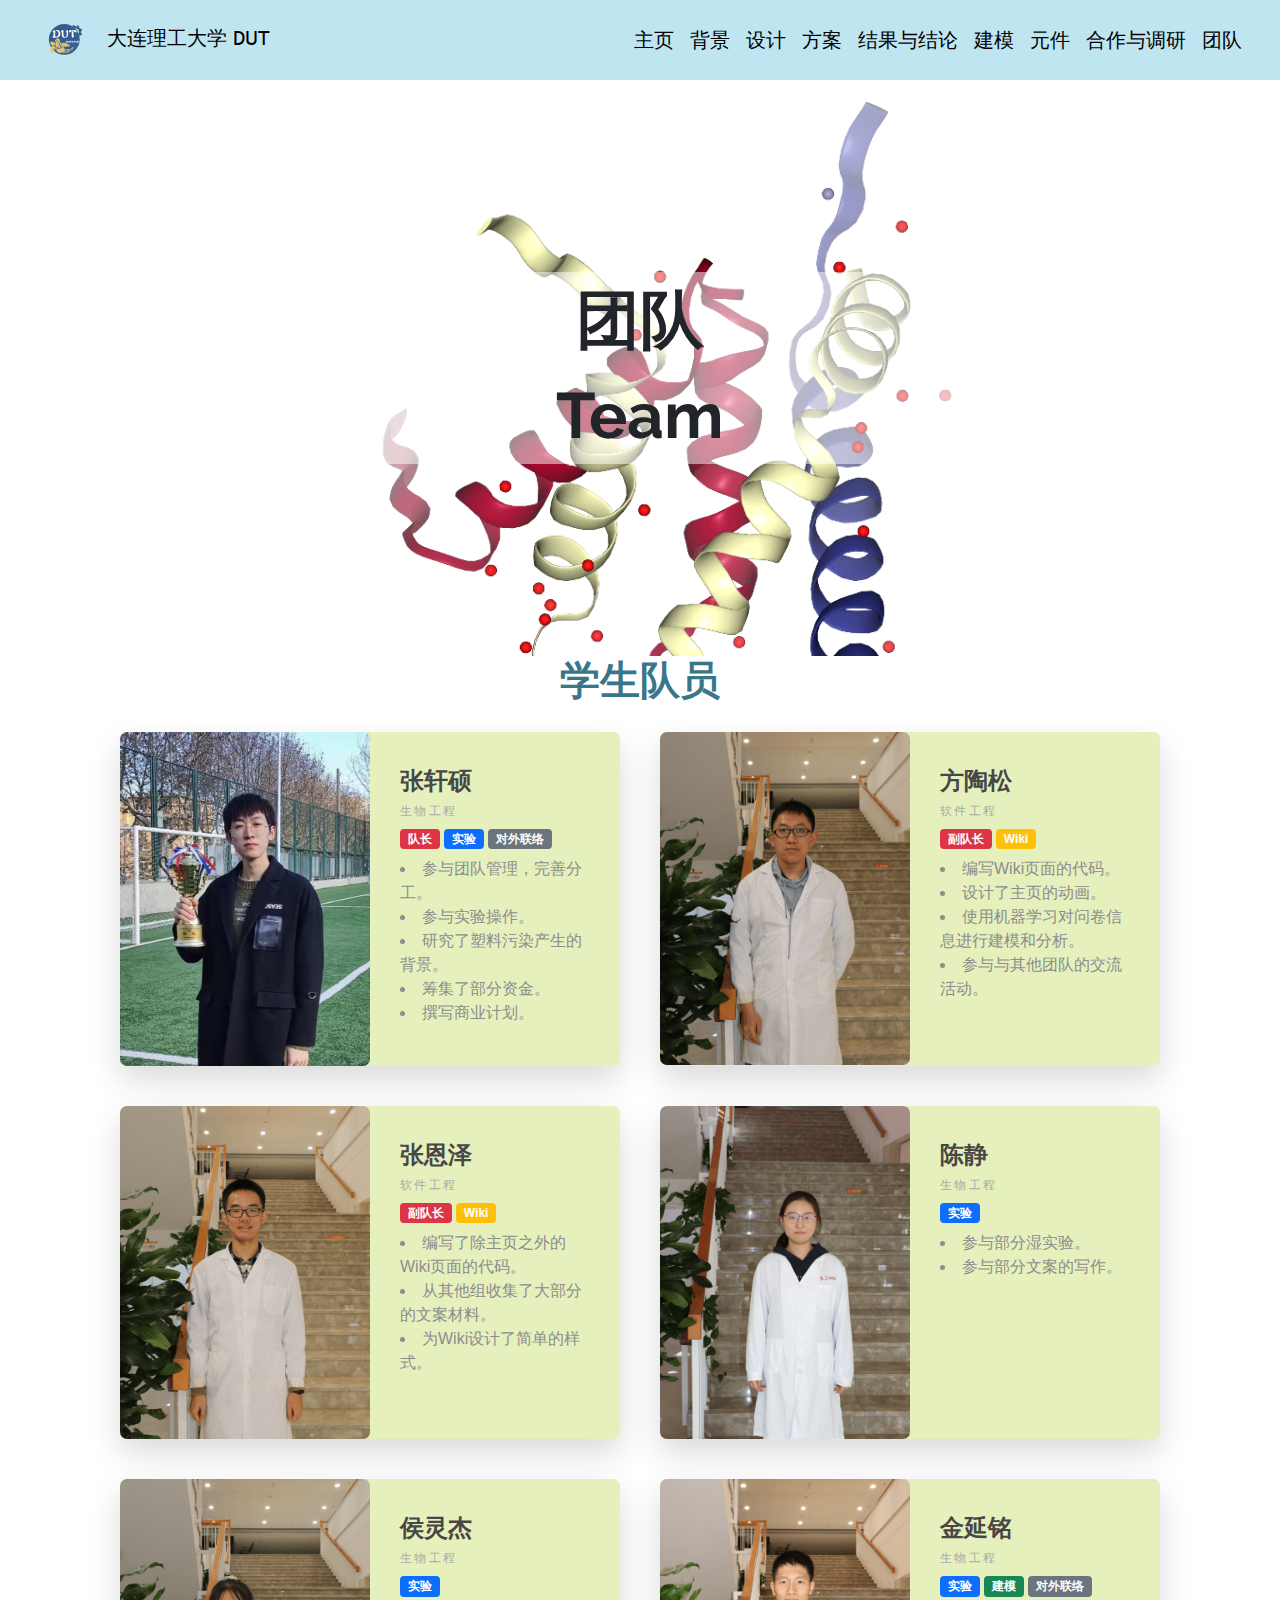
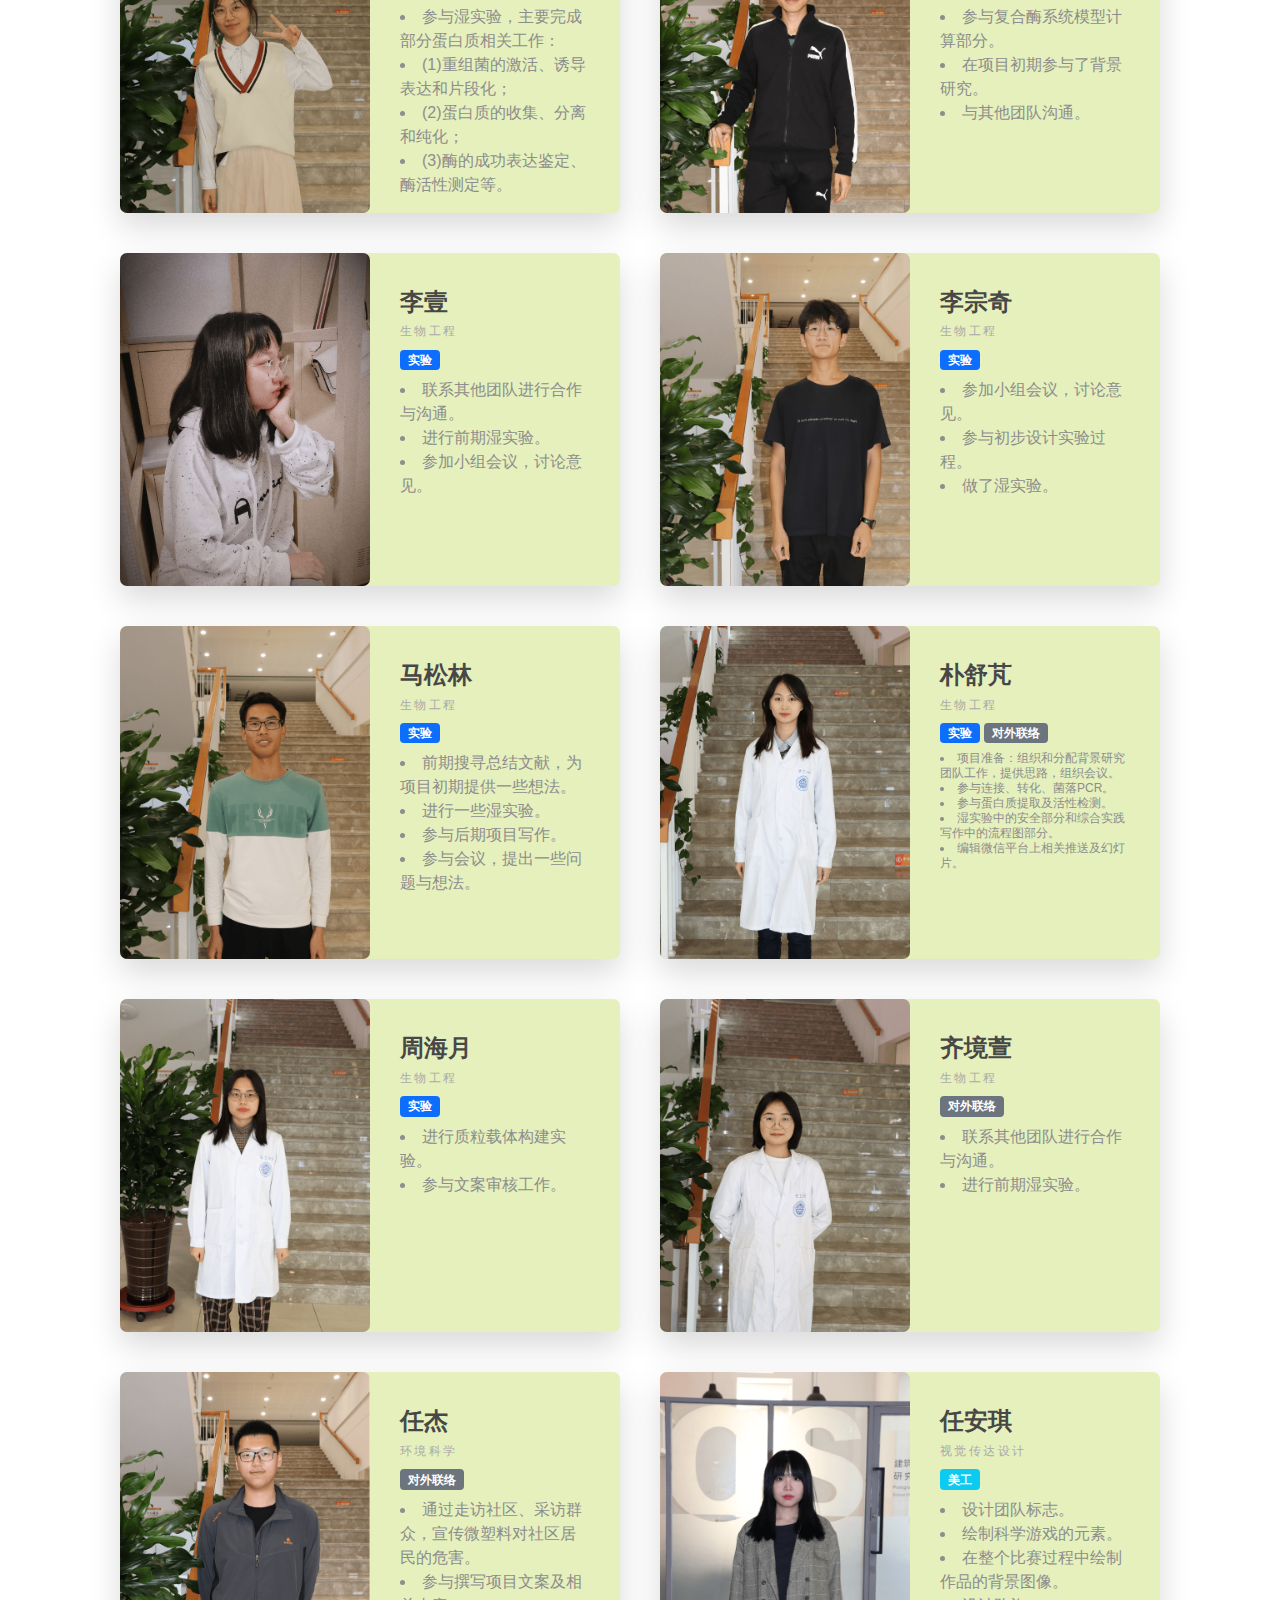
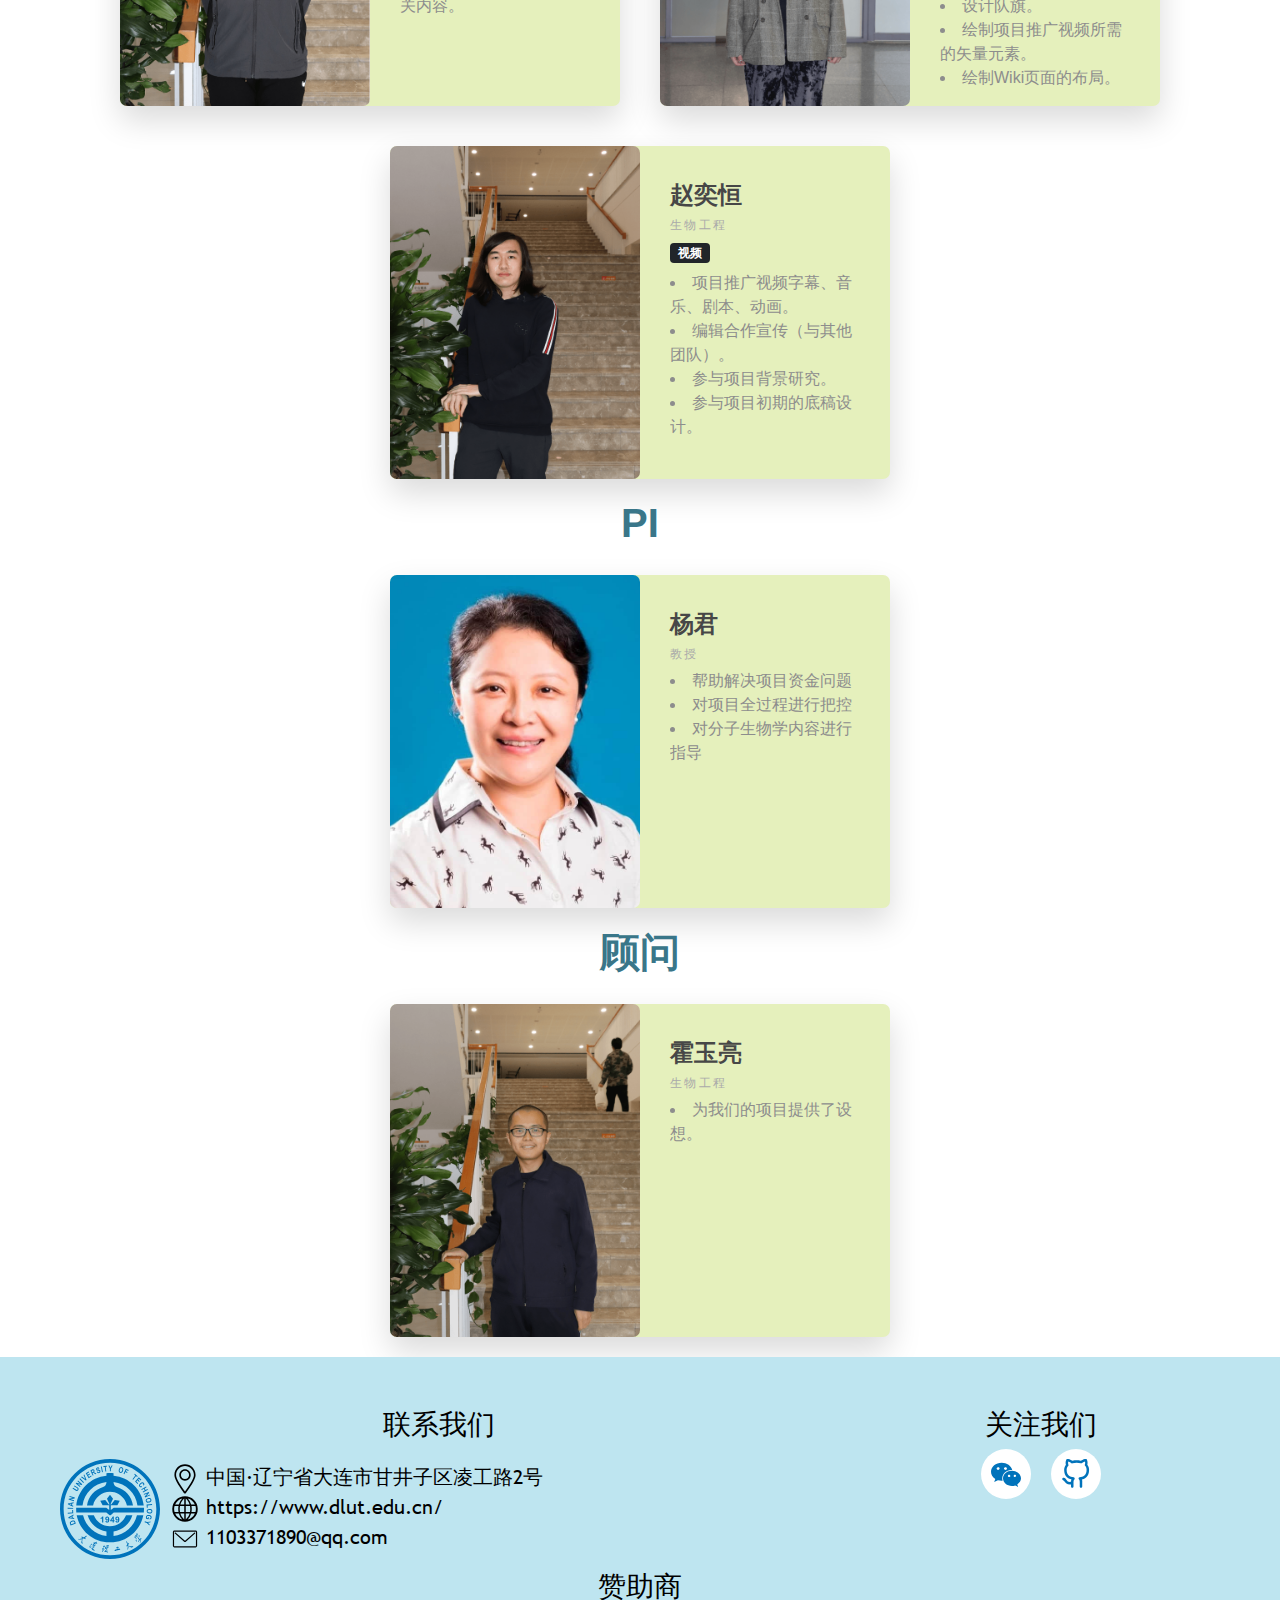
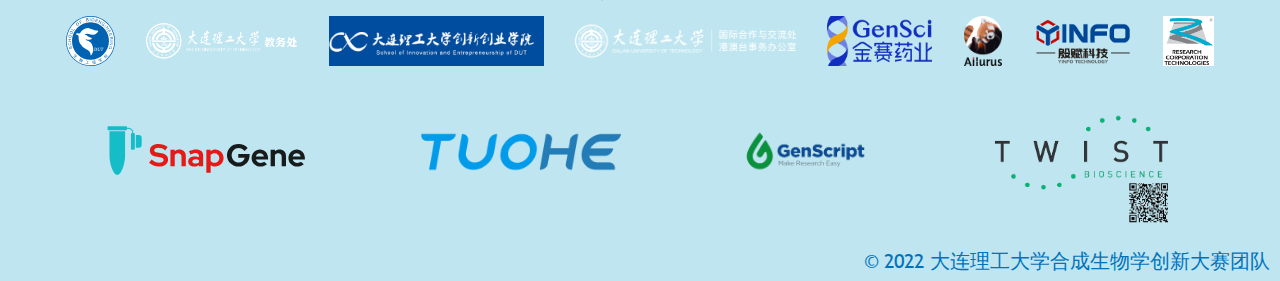
<file: code/Team.html>
<!DOCTYPE html>
<html lang="zh">
<head>
    <meta charset="UTF-8">
    <title>团队 - DUT</title>
    <meta name="viewport" content="width=device-width, initial-scale=1, user-scalable=no">
    <script src="js/jquery.js"></script>
    <link rel="stylesheet" href="css/bootstrap.min.css">
    <script src="js/bootstrap.min.js"></script>
    <script src="js/vue.min.js"></script>
    <link rel="stylesheet" href="css/general.css">
    <script src="js/general.js"></script>
    <link rel="stylesheet" href="css/team.css">
</head>
<body>
<nav id="nav-bar" class="navbar navbar-expand-lg navbar-light sticky-top"></nav>
<div id="title" class="col-12" style='-o-background-image: url("img/title/team.png");
    -moz-background-image: url("img/title/team.png");
    -webkit-background-image: url("img/title/team.png");
    background-image: url("img/title/team.png");'>
    <div>团队<br/>Team</div>
</div>
<div id="main-text">
    <h1>学生队员</h1>
    <div class="d-flex flex-wrap justify-content-center">
        <div class="wrapper">
            <div class="product-img">
                <img src="img/team/xszhang.png" alt="Xuanshuo Zhang">
            </div>
            <div class="product-info">
                <div class="product-text">
                    <h1>张轩硕</h1>
                    <h2>生物工程</h2>
                    <div>
                        <span class="badge bg-danger">队长</span>
                        <span class="badge bg-primary">实验</span>
                        <span class="badge bg-secondary">对外联络</span>
                    </div>
                    <ul>
                        <li>参与团队管理，完善分工。</li>
                        <li>参与实验操作。</li>
                        <li>研究了塑料污染产生的背景。</li>
                        <li>筹集了部分资金。</li>
                        <li>撰写商业计划。</li>
                    </ul>
                </div>
            </div>
        </div>
        <div class="wrapper">
            <div class="product-img">
                <img src="img/team/tsfang.png" alt="Taosong Fang">
            </div>
            <div class="product-info">
                <div class="product-text">
                    <h1>方陶松</h1>
                    <h2>软件工程</h2>
                    <div>
                        <span class="badge bg-danger">副队长</span>
                        <span class="badge bg-warning">Wiki</span>
                    </div>
                    <ul>
                        <li>编写Wiki页面的代码。</li>
                        <li>设计了主页的动画。</li>
                        <li>使用机器学习对问卷信息进行建模和分析。</li>
                        <li>参与与其他团队的交流活动。</li>
                    </ul>
                </div>
            </div>
        </div>
        <div class="wrapper">
            <div class="product-img">
                <img src="img/team/ezzhang.png" alt="Enze Zhang">
            </div>
            <div class="product-info">
                <div class="product-text">
                    <h1>张恩泽</h1>
                    <h2>软件工程</h2>
                    <div>
                        <span class="badge bg-danger">副队长</span>
                        <span class="badge bg-warning">Wiki</span>
                    </div>
                    <ul>
                        <li>编写了除主页之外的Wiki页面的代码。</li>
                        <li>从其他组收集了大部分的文案材料。</li>
                        <li>为Wiki设计了简单的样式。</li>
                    </ul>
                </div>
            </div>
        </div>
        <div class="wrapper">
            <div class="product-img">
                <img src="img/team/jchen.png" alt="Jing Chen">
            </div>
            <div class="product-info">
                <div class="product-text">
                    <h1>陈静</h1>
                    <h2>生物工程</h2>
                    <div>
                        <span class="badge bg-primary">实验</span>
                    </div>
                    <ul>
                        <li>参与部分湿实验。</li>
                        <li>参与部分文案的写作。</li>
                    </ul>
                </div>
            </div>
        </div>
        <div class="wrapper">
            <div class="product-img">
                <img src="img/team/ljhou.png" alt="Lingjie Hou">
            </div>
            <div class="product-info">
                <div class="product-text">
                    <h1>侯灵杰</h1>
                    <h2>生物工程</h2>
                    <div>
                        <span class="badge bg-primary">实验</span>
                    </div>
                    <ul>
                        <li>参与湿实验，主要完成部分蛋白质相关工作：</li>
                        <li>(1)重组菌的激活、诱导表达和片段化；</li>
                        <li>(2)蛋白质的收集、分离和纯化；</li>
                        <li>(3)酶的成功表达鉴定、酶活性测定等。</li>
                    </ul>
                </div>
            </div>
        </div>
        <div class="wrapper">
            <div class="product-img">
                <img src="img/team/ymjin.png" alt="Yanming Jin">
            </div>
            <div class="product-info">
                <div class="product-text">
                    <h1>金延铭</h1>
                    <h2>生物工程</h2>
                    <div>
                        <span class="badge bg-primary">实验</span>
                        <span class="badge bg-success">建模</span>
                        <span class="badge bg-secondary">对外联络</span>
                    </div>
                    <ul>
                        <li>参与复合酶系统模型计算部分。</li>
                        <li>在项目初期参与了背景研究。</li>
                        <li>与其他团队沟通。</li>
                    </ul>
                </div>
            </div>
        </div>
        <div class="wrapper">
            <div class="product-img">
                <img src="img/team/yli.png" alt="Yi Li">
            </div>
            <div class="product-info">
                <div class="product-text">
                    <h1>李壹</h1>
                    <h2>生物工程</h2>
                    <div>
                        <span class="badge bg-primary">实验</span>
                    </div>
                    <ul>
                        <li>联系其他团队进行合作与沟通。</li>
                        <li>进行前期湿实验。</li>
                        <li>参加小组会议，讨论意见。</li>
                    </ul>
                </div>
            </div>
        </div>
        <div class="wrapper">
            <div class="product-img">
                <img src="img/team/zqli.png" alt="Zongqi Li">
            </div>
            <div class="product-info">
                <div class="product-text">
                    <h1>李宗奇</h1>
                    <h2>生物工程</h2>
                    <div>
                        <span class="badge bg-primary">实验</span>
                    </div>
                    <ul>
                        <li>参加小组会议，讨论意见。</li>
                        <li>参与初步设计实验过程。</li>
                        <li>做了湿实验。</li>
                    </ul>
                </div>
            </div>
        </div>
        <div class="wrapper">
            <div class="product-img">
                <img src="img/team/slma.png" alt="Songlin Ma">
            </div>
            <div class="product-info">
                <div class="product-text">
                    <h1>马松林</h1>
                    <h2>生物工程</h2>
                    <div>
                        <span class="badge bg-primary">实验</span>
                    </div>
                    <ul>
                        <li>前期搜寻总结文献，为项目初期提供一些想法。</li>
                        <li>进行一些湿实验。</li>
                        <li>参与后期项目写作。</li>
                        <li>参与会议，提出一些问题与想法。</li>
                    </ul>
                </div>
            </div>
        </div>
        <div class="wrapper">
            <div class="product-img">
                <img src="img/team/sppiao.png" alt="Shupeng Piao">
            </div>
            <div class="product-info">
                <div class="product-text">
                    <h1>朴舒芃</h1>
                    <h2>生物工程</h2>
                    <div>
                        <span class="badge bg-primary">实验</span>
                        <span class="badge bg-secondary">对外联络</span>
                    </div>
                    <ul class="smaller">
                        <li>项目准备：组织和分配背景研究团队工作，提供思路，组织会议。</li>
                        <li>参与连接、转化、菌落PCR。</li>
                        <li>参与蛋白质提取及活性检测。</li>
                        <li>湿实验中的安全部分和综合实践写作中的流程图部分。</li>
                        <li>编辑微信平台上相关推送及幻灯片。</li>
                    </ul>
                </div>
            </div>
        </div>
        <div class="wrapper">
            <div class="product-img">
                <img src="img/team/hyzhou.png" alt="Haiyue Zhou">
            </div>
            <div class="product-info">
                <div class="product-text">
                    <h1>周海月</h1>
                    <h2>生物工程</h2>
                    <div>
                        <span class="badge bg-primary">实验</span>
                    </div>
                    <ul>
                        <li>进行质粒载体构建实验。</li>
                        <li>参与文案审核工作。</li>
                    </ul>
                </div>
            </div>
        </div>
        <div class="wrapper">
            <div class="product-img">
                <img src="img/team/jxqi.png" alt="Jingxuan Qi">
            </div>
            <div class="product-info">
                <div class="product-text">
                    <h1>齐境萱</h1>
                    <h2>生物工程</h2>
                    <div>
                        <span class="badge bg-secondary">对外联络</span>
                    </div>
                    <ul>
                        <li>联系其他团队进行合作与沟通。</li>
                        <li>进行前期湿实验。</li>
                    </ul>
                </div>
            </div>
        </div>
        <div class="wrapper">
            <div class="product-img">
                <img src="img/team/jren.png" alt="Jie Ren">
            </div>
            <div class="product-info">
                <div class="product-text">
                    <h1>任杰</h1>
                    <h2>环境科学</h2>
                    <div>
                        <span class="badge bg-secondary">对外联络</span>
                    </div>
                    <ul>
                        <li>通过走访社区、采访群众，宣传微塑料对社区居民的危害。</li>
                        <li>参与撰写项目文案及相关内容。</li>
                    </ul>
                </div>
            </div>
        </div>
        <div class="wrapper">
            <div class="product-img">
                <img src="img/team/aqren.png" alt="Anqi Ren">
            </div>
            <div class="product-info">
                <div class="product-text">
                    <h1>任安琪</h1>
                    <h2>视觉传达设计</h2>
                    <div>
                        <span class="badge bg-info">美工</span>
                    </div>
                    <ul>
                        <li>设计团队标志。</li>
                        <li>绘制科学游戏的元素。</li>
                        <li>在整个比赛过程中绘制作品的背景图像。</li>
                        <li>设计队旗。</li>
                        <li>绘制项目推广视频所需的矢量元素。</li>
                        <li>绘制Wiki页面的布局。</li>
                    </ul>
                </div>
            </div>
        </div>
        <div class="wrapper">
            <div class="product-img">
                <img src="img/team/yhzhao.png" alt="Yiheng Zhao">
            </div>
            <div class="product-info">
                <div class="product-text">
                    <h1>赵奕恒</h1>
                    <h2>生物工程</h2>
                    <div>
                        <span class="badge bg-dark">视频</span>
                    </div>
                    <ul>
                        <li>项目推广视频字幕、音乐、剧本、动画。</li>
                        <li>编辑合作宣传（与其他团队）。</li>
                        <li>参与项目背景研究。</li>
                        <li>参与项目初期的底稿设计。</li>
                    </ul>
                </div>
            </div>
        </div>
    </div>
    <h1>PI</h1>
    <div class="d-flex flex-wrap justify-content-center">
        <div class="wrapper">
            <div class="product-img">
                <img src="img/team/i_jyang.jpg" alt="Jun Yang">
            </div>
            <div class="product-info">
                <div class="product-text">
                    <h1>杨君</h1>
                    <h2>教授</h2>
                    <ul>
                        <li>帮助解决项目资金问题</li>
                        <li>对项目全过程进行把控</li>
                        <li>对分子生物学内容进行指导</li>
                    </ul>
                </div>
            </div>
        </div>
    </div>
    <h1>顾问</h1>
    <div class="d-flex flex-wrap justify-content-center">
        <div class="wrapper">
            <div class="product-img">
                <img src="img/team/ylhuo.png" alt="Yuliang Huo">
            </div>
            <div class="product-info">
                <div class="product-text">
                    <h1>霍玉亮</h1>
                    <h2>生物工程</h2>
                    <ul>
                        <li>为我们的项目提供了设想。</li>
                    </ul>
                </div>
            </div>
        </div>
    </div>
</div>
<div id="footer-point"></div>
<script>
    //About the top-scroll--linked to general.js
    window.onload = init;
</script>
<script>
    $(document).ready(function () {
        $('#nav-bar').load('top.html');
        $('#footer-point').load('footer.html');
    });
</script>
</body>
</html>
</file>
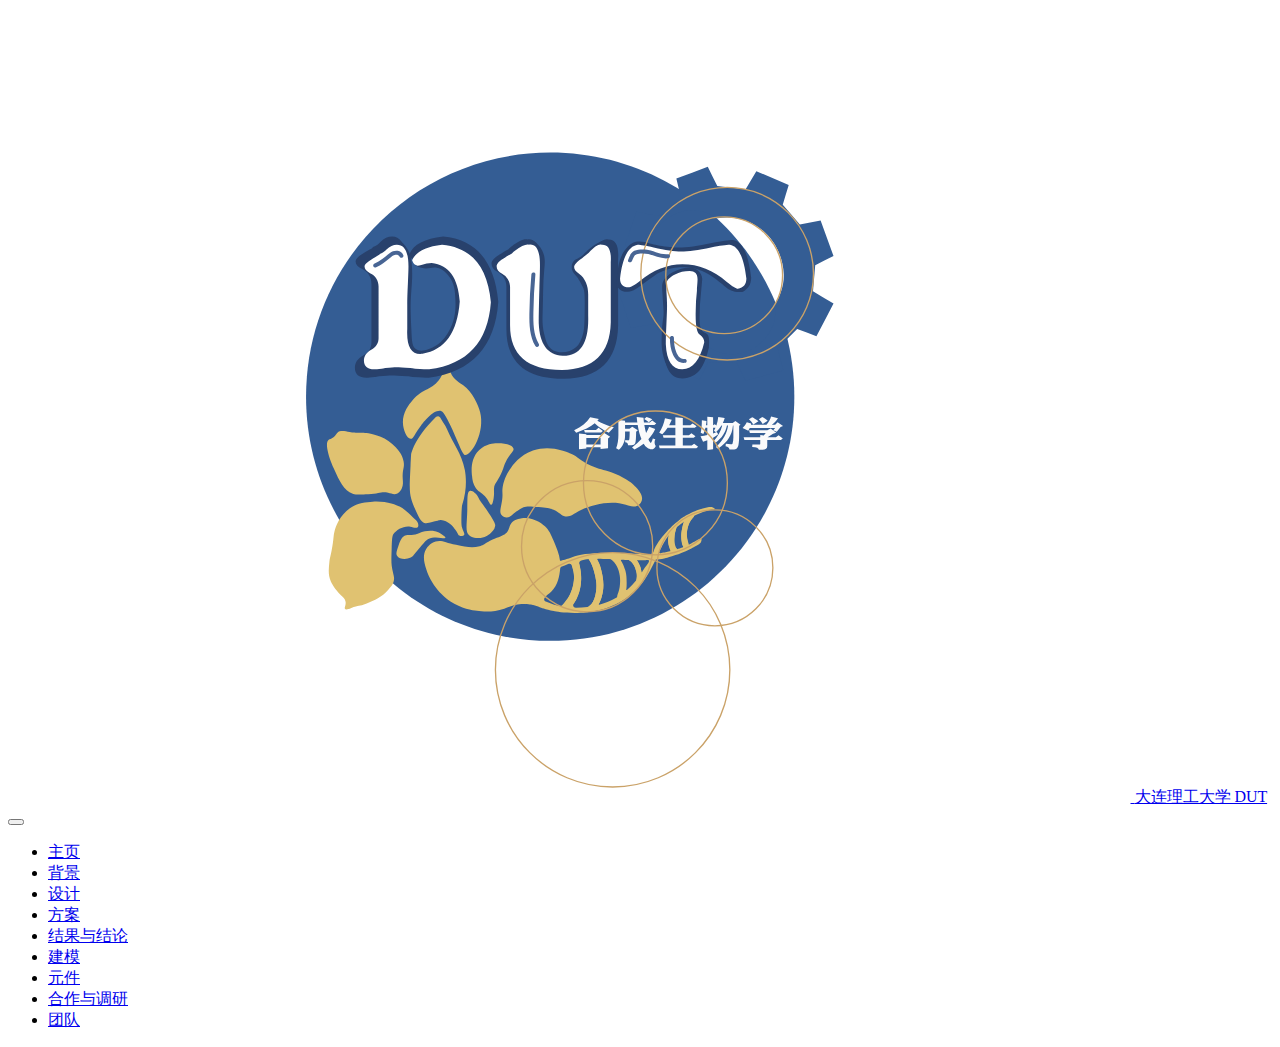
<file: code/top.html>
<!DOCTYPE html>
<html lang="zh">
<head>
    <meta charset="UTF-8">
    <title>Title</title>
    <meta name="viewport" content="width=device-width, initial-scale=1, user-scalable=no">
</head>
<body>

<a class="navbar-brand" href="index.html">
    <img src="img/team_logo.svg" alt="DUT_China">
    <span>大连理工大学 DUT</span>
</a>
<button class="navbar-toggler" type="button" data-bs-toggle="collapse" data-bs-target="#nav1">
    <span class="navbar-toggler-icon"></span>
</button>

<div class="collapse navbar-collapse" id="nav1">
    <ul class="navbar-nav ms-auto">
        <li class="nav-item">
            <a class="nav-link" href="index.html">
                <span>主页</span>
            </a>
        </li>
        <li class="nav-item">
            <a class="nav-link" href="Background.html">
                <span>背景</span>
            </a>
        </li>
        <li class="nav-item">
            <a class="nav-link" href="Design.html">
                <span>设计</span>
            </a>
        </li>
        <li class="nav-item">
            <a class="nav-link" href="Protocol.html">
                <span>方案</span>
            </a>
        </li>
        <li class="nav-item">
            <a class="nav-link" href="Result.html">
                <span>结果与结论</span>
            </a>
        </li>
        <li class="nav-item">
            <a class="nav-link" href="Model.html">
                <span>建模</span>
            </a>
        </li>
        <li class="nav-item">
            <a class="nav-link" href="Parts.html">
                <span>元件</span>
            </a>
        </li>
        <li class="nav-item">
            <a class="nav-link" href="Collaboration.html">
                <span>合作与调研</span>
            </a>
        </li>
        <li class="nav-item">
            <a class="nav-link" href="Team.html">
                <span>团队</span>
            </a>
        </li>
    </ul>
</div>

</body>
</html>
</file>
<file: code/css/general.css>
/*
 *general.css--Styles used on ALL pages
 */

/*
* Prefixed by https://autoprefixer.github.io
* PostCSS: v8.3.6,
* Autoprefixer: v10.3.1
* Browsers: last 9999 versions
*/

@font-face {
    font-family: "Trebuchet MS";
    src: url('../fonts/trebuc.ttf');
}

@font-face {
    font-family: "Trebuchet MS";
    font-weight: bold;
    src: url('../fonts/trebucbd.ttf');
}

@font-face {
    font-family: "Raleway";
    src: url("../fonts/Raleway-Regular.ttf");
}

@font-face {
    font-family: "Raleway";
    font-weight: bold;
    src: url("../fonts/Raleway-Bold.ttf");
}

@font-face {
    font-family: "Raleway";
    font-style: italic;
    src: url("../fonts/Raleway-Italic.ttf");
}

@font-face {
    font-family: "Raleway";
    font-weight: bold;
    font-style: italic;
    src: url("../fonts/Raleway-BoldItalic.ttf");
}

* {
    font-variant-numeric: lining-nums;
    -webkit-font-feature-settings: "lnum";
    -moz-font-feature-settings: "lnum";
    font-feature-settings: "lnum";
}

/*Title*/

#title {
    padding: 150px 0;
    padding: 15vw 0;
    -o-background-size: 100% auto;
    -moz-background-size: 100% auto;
    -webkit-background-size: 100% auto;
    background-size: 100% auto;
    background-repeat: no-repeat;
    background-position: center;
}

#title div {
    width: 100%;
    font-family: "Raleway", "Segoe UI", Arial, sans-serif;
    font-size: 50px;
    font-size: 5vw;
    font-weight: bold;
    text-align: center;
    line-height: 1.5;
    background-color: rgba(255, 255, 255, 0.5);
}

/*Whole Navigation Bar*/

#nav-bar {
    padding: 10px 30px;
    color: black;
    font-family: "Trebuchet MS", "Segoe UI", Arial, sans-serif;
    font-size: 20px;
    background-color: #bee5f0;
}

#nav-bar .navbar-brand img {
    height: 50px;
}

#nav-bar .navbar-brand span {
    color: black;
}

#nav-bar .navbar-nav {
    display: -webkit-box !important;
    display: -webkit-flex !important;
    display: -moz-box !important;
    display: -ms-flexbox !important;
    display: flex !important;
}

#nav-bar .nav-item {
    display: block !important;
}

#nav-bar .nav-link {
    padding: 0.5rem;
    color: black;
    background-color: inherit;
    -moz-border-radius: 5px;
    -webkit-border-radius: 5px;
    transition: all ease 200ms;
    -o-transition: all ease 200ms;
    -moz-transition: all ease 200ms;
    -webkit-transition: all ease 200ms;
    border-radius: 5px;
}

#nav-bar .nav-link:hover {
    color: white;
    background-color: #0073bb;
}

/*Responsive--Smaller than PC*/

@media only screen and (max-width: 992px) {

}

/*Responsive--PC*/

@media only screen and (min-width: 992px) {
    #nav-bar .nav-item {
        text-align: center;
    }
}

/*Top Scroll*/

#top-scroll {
    position: fixed;
    z-index: 1;
    right: 40px;
    bottom: 40px;
    visibility: hidden;
    opacity: 0;
    -webkit-transition: opacity 800ms ease, -webkit-transform 500ms ease;
    -o-transition: opacity 800ms ease, -o-transform 500ms ease;
    -moz-transition: opacity 800ms ease, transform 500ms ease, -moz-transform 500ms ease;
    transition: opacity 800ms ease, transform 500ms ease, -webkit-transform 500ms ease, -moz-transform 500ms ease, -o-transform 500ms ease;
}

#top-scroll.top-scroll-active {
    visibility: visible;
    opacity: 1;
}

#top-scroll:hover {
    -o-transform: scale(1.5);
    -ms-transform: scale(1.5);
    -moz-transform: scale(1.5);
    -webkit-transform: scale(1.5);
    transform: scale(1.5);
}

/*Whole footer*/

#footer {
    position: relative;
    z-index: 0;
    padding: 50px;
    text-align: center;
    color: black;
    font-family: "Trebuchet MS", "Segoe UI", Arial, sans-serif;
    background-color: #bee5f0;
}

.footer-left, .footer-right {
    position: relative;
    z-index: 2;
}

/*Copyright*/

#footer .copyright {
    position: absolute;
    bottom: 10px;
    right: 10px;
    margin: 0;
    color: #0073bb;
    font-family: inherit;
    font-size: 20px;
    line-height: 1;
}

/*Headers*/

#footer h3 {
    color: inherit;
    font-family: inherit;
}

/*School badge*/

#footer .footer-left img {
    width: 100px;
    margin: 10px;
}

@media (max-width: 768px) {
    #footer .footer-left img {
        width: 50%;
        margin: 10px;
    }
}

/*Information*/

#footer .plain-text {
    line-height: 1.25em;
    font-family: inherit;
    font-size: 20px;
    text-align: inherit;
}

#footer .plain-text .icon {
    width: 30px;
    height: 30px;
    vertical-align: middle;
    fill: black;
    overflow: hidden;
}

#footer a {
    color: black;
    text-decoration: none;
    -o-transition: all ease 400ms;
    -moz-transition: all ease 400ms;
    -webkit-transition: all ease 400ms;
    transition: all ease 400ms;
}

#footer a:hover {
    color: #0073bb;
}

/*Follow Us*/

#footer .footer-right a {
    margin: 0 10px;
}

#footer .contact {
    display: table-cell;
    vertical-align: middle;
    width: 50px;
    height: 50px;
    -webkit-border-radius: 25px;
    -moz-border-radius: 25px;
    border-radius: 25px;
    background-color: white;
    -o-transition: all ease 1s;
    -moz-transition: all ease 1s;
    -webkit-transition: all ease 1s;
    transition: all ease 1s;
}

#footer .contact .icon {
    width: 30px;
    height: 30px;
    vertical-align: middle;
    fill: #0073bb;
    overflow: hidden;
}

#footer .contact:hover {
    -o-transform: rotateY(360deg);
    -ms-transform: rotateY(360deg);
    -moz-transform: rotateY(360deg);
    -webkit-transform: rotateY(360deg);
    transform: rotateY(360deg);
}

/*Sponsors*/

#footer .sponsors img {
    margin: 5px;
    height: 50px;
}
</file>
<file: code/css/sidebar.css>
/*
 *sidebar.css--Styles used on sidebar
 */

#sidebar {
    position: fixed;
    left: 30px;
    top: 150px;
    max-width: 15%;
    visibility: hidden;
    opacity: 0;
    -o-transition: 800ms ease;
    -moz-transition: 800ms ease;
    -webkit-transition: 800ms ease;
    transition: 800ms ease;
}

#sidebar.sidebar-active {
    visibility: visible;
    opacity: 1;
}

#sidebar table {
    border: none;
    background: transparent;
}

#sidebar tr {
    height: 48px;
}

#sidebar tr:first-child {
    width: 40px;
}

#sidebar td {
    padding: 0;
    margin: 0;
    border: none;
    vertical-align: middle;
}

#sidebar .side-item a {
    display: block;
    color: black;
    font-family: "Raleway", "Segoe UI", Arial, sans-serif;
    font-size: 20px;
    font-weight: bold;
    text-decoration: none;
    -webkit-hyphens: auto;
    -moz-hyphens: auto;
    -ms-hyphens: auto;
    hyphens: auto;
    -o-transition: all 200ms ease-out;
    -moz-transition: all 200ms ease-out;
    -webkit-transition: all 200ms ease-out;
    transition: all 200ms ease-out;
}

#sidebar .side-item-active a, #sidebar .side-item:hover a {
    color: #63a2c2;
}

/*Responsive*/

@media only screen and (max-width: 992px) {
    #sidebar {
        display: none;
    }
}
</file>
<file: code/css/article.css>
/*
 *article.css--Styles used on long articles
 */

@font-face {
    font-family: "Raleway";
    src: url("https://2021.igem.org/wiki/images/5/54/T--DUT_China--Raleway-Regular.ttf");
}

@font-face {
    font-family: "Raleway";
    font-weight: bold;
    src: url("https://2021.igem.org/wiki/images/3/35/T--DUT_China--Raleway-Bold.ttf");
}

@font-face {
    font-family: "Raleway";
    font-style: italic;
    src: url("https://2021.igem.org/wiki/images/b/be/T--DUT_China--Raleway-Italic.ttf");
}

@font-face {
    font-family: "Raleway";
    font-weight: bold;
    font-style: italic;
    src: url("https://2021.igem.org/wiki/images/3/36/T--DUT_China--Raleway-BoldItalic.ttf");
}

#main-text {
    padding: 10px;
    margin: 0 10% 0 20%;
    font-family: "Raleway", "Segoe UI", Arial, sans-serif;
    background-color: white;
}

#main-text > .article {
    padding: 10px 0;
}

#main-text h1, #main-text h2, #main-text h3, #main-text h4 {
    color: #397689;
    font-family: inherit;
    font-weight: bold;
}

#main-text h1 {
    border-bottom: 2px solid;
}

#main-text h1 i {
    text-transform: initial;
}

#main-text h1 a, #main-text h2 a, #main-text h3 a, #main-text h4 a {
    text-decoration: none;
}

#main-text p, #main-text table {
    font-family: inherit;
    font-size: 20px;
    font-variant-ligatures: none;
    -webkit-hyphens: auto;
    -moz-hyphens: auto;
    -ms-hyphens: auto;
    hyphens: auto;
}

#main-text p {
    text-indent: 2em;
    text-align: justify;
}

#main-text > .ref > p {
    text-indent: 0;
}

/*Thesis-style Tables*/

#main-text table {
    width: auto;
    margin: 1rem auto;
    border-width: 2px 0;
    border-style: solid;
    border-color: black;
}

#main-text table th, #main-text table td {
    padding: 5px;
    font-size: inherit;
    text-align: center;
    vertical-align: middle;
    background-color: unset;
}

#main-text table th {
    border: none;
    border-bottom: 2px solid black;
}

#main-text table td {
    border: none;
}

#main-text a {
    color: #63a2c2;
    text-decoration: underline;
}

#main-text img {
    max-width: 100%;
    height: auto;
}

/*Thesis-style figures*/

#main-text .figures {
    width: 100%;
}

#main-text .figures * {
    text-align: center;
    text-indent: 0;
}

#main-text .figures .row > * {
    display: flex;
    flex-direction: column;
}

#main-text .figures .row > * > img {
    margin: auto 0;
}

#main-text .caption {
    text-indent: 0;
    font-weight: bold;
}

#main-text .formula {
    text-align: center;
}

#main-text .formula img {
    max-width: 100%;
    margin: 1rem auto;
}

#main-text code, #main-text .mono {
    color: rgb(214, 51, 132);
    font-family: Consolas, monospace;
    font-size: 20px;
}

/*Responsive*/

@media only screen and (max-width: 992px) {
    #main-text {
        width: 90%;
        margin: 0 auto;
    }
}

@media only screen and (max-width: 425px) {
    #main-text h1, #main-text h2, #main-text h3, #main-text h4 {
        font-size: 24px;
    }
}
</file>
<file: code/css/team.css>
/*
 *team.css--Styles used on team page
 */

#main-text * {
    font-family: "微软雅黑", "Segoe UI", Arial, sans-serif;
}

/*Titles*/

#main-text > h1 {
    color: #397689;
    font-weight: bold;
    text-align: center;
}

/*Cards*/

#main-text .wrapper {
    height: auto;
    width: 500px;
    margin: 20px;
    background-color: #e5f0bc;
    -webkit-border-radius: 7px;
    -moz-border-radius: 7px;
    border-radius: 7px;
    -webkit-box-shadow: 0 14px 32px 0 rgba(0, 0, 0, 0.15);
    -moz-box-shadow: 0 14px 32px 0 rgba(0, 0, 0, 0.15);
    box-shadow: 0 14px 32px 0 rgba(0, 0, 0, 0.15);
}

#main-text .product-img {
    height: auto;
    width: 50%;
    float: left;
}

#main-text .product-img img {
    height: auto;
    width: 100%;
    -webkit-border-radius: 7px;
    -moz-border-radius: 7px;
    border-radius: 7px;
}

#main-text .product-info {
    padding: 35px 30px 0 30px;
    height: 100%;
    width: 50%;
    font-family: "微软雅黑", "Segoe UI", Arial, sans-serif;
    float: left;
}

#main-text .product-text h1 {
    color: #474747;
    font-size: 24px;
    font-weight: bolder;
}

#main-text .product-text h2 {
    color: #aaa;
    font-size: 12px;
    font-weight: 400;
    text-transform: uppercase;
    letter-spacing: 0.2em;
}

#main-text .product-text .badge {
    font-size: 12px;
    margin-bottom: 0.5rem;
}

#main-text .product-text ul {
    color: #8d8d8d;
    font-size: 16px;
    overflow: hidden;
}

#main-text .product-text ul {
    padding: 0;
    margin: 0;
    list-style: disc inside none;
    -webkit-hyphens: auto;
    -moz-hyphens: auto;
    -ms-hyphens: auto;
    hyphens: auto;
}

/*Responsive*/

@media only screen and (max-width: 768px) {
    #main-text .wrapper {
        width: 85%;
    }

    #main-text .product-img, #main-text .product-info {
        height: auto;
        width: 100%;
        float: none;
    }
}

@media only screen and (min-width: 768px) {
    #main-text .product-text ul.smaller {
        font-size: 12px;
        line-height: 1.25;
    }
}
</file>
